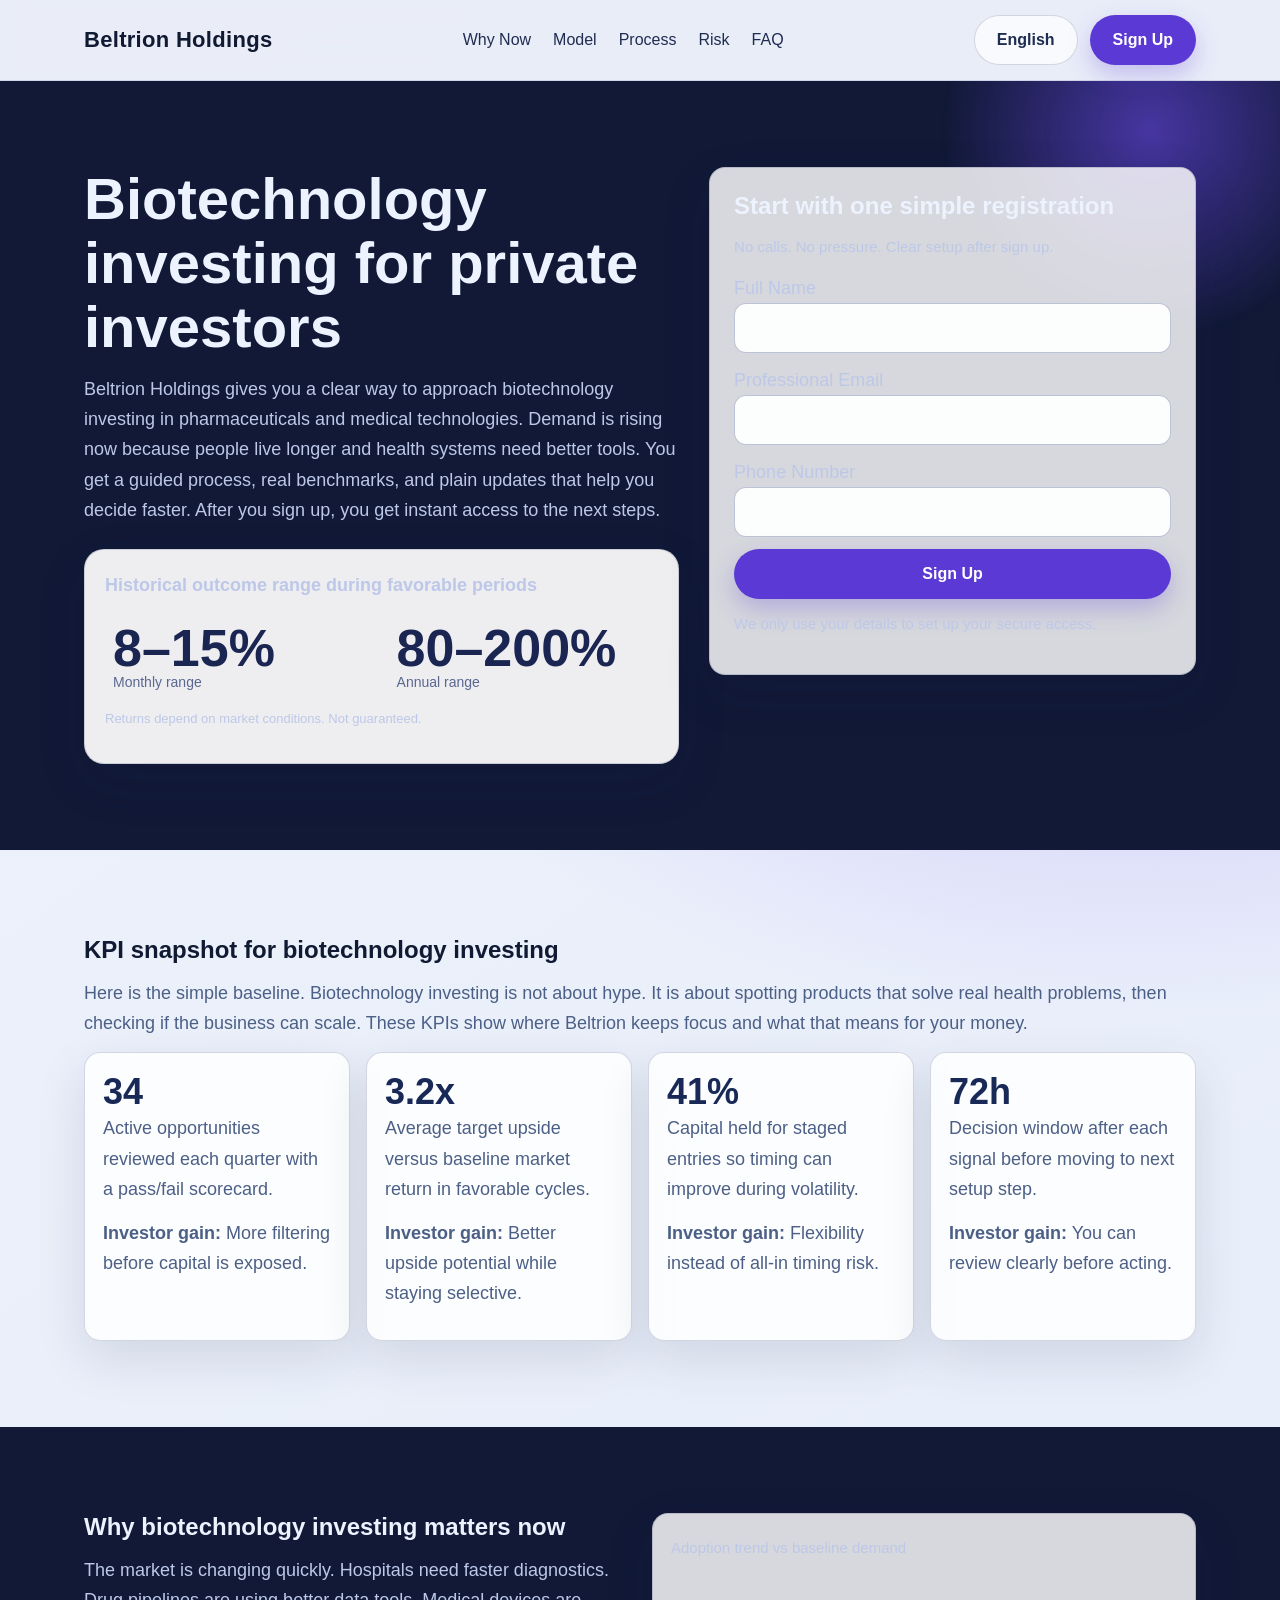
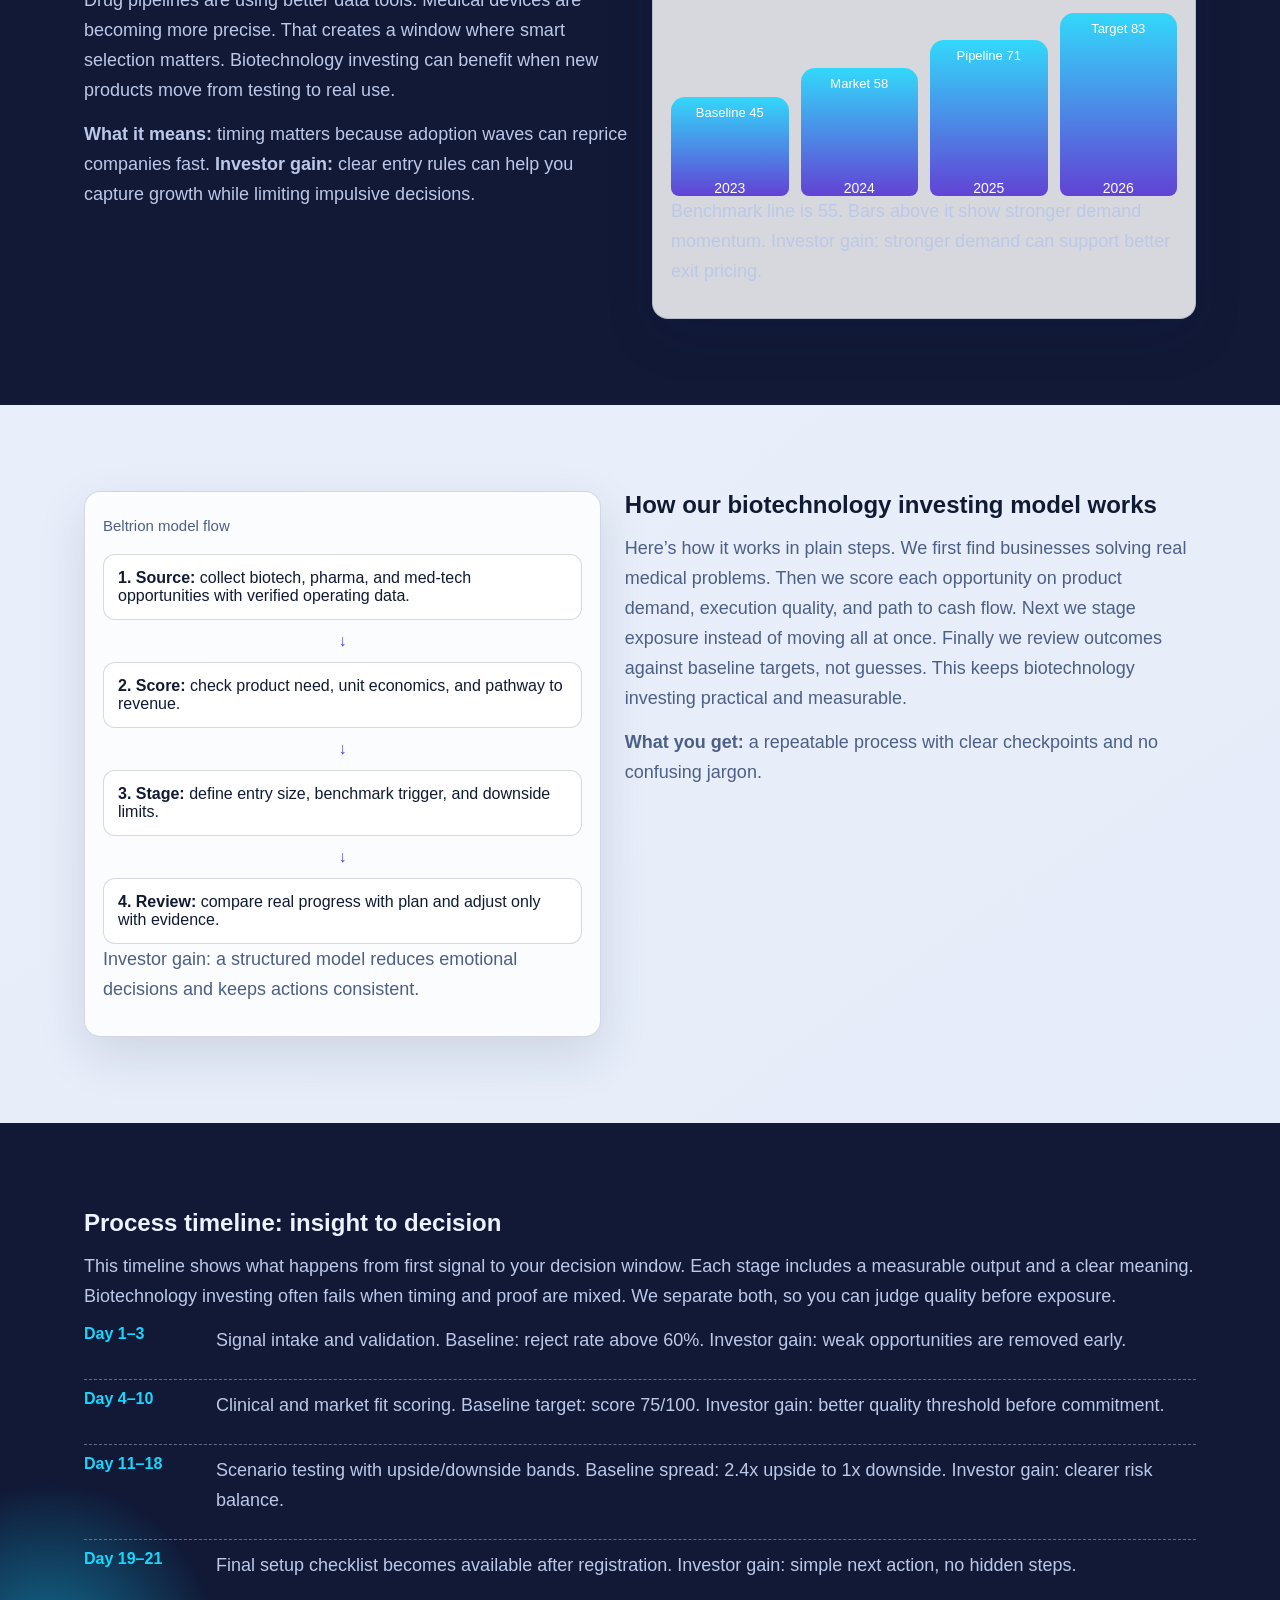
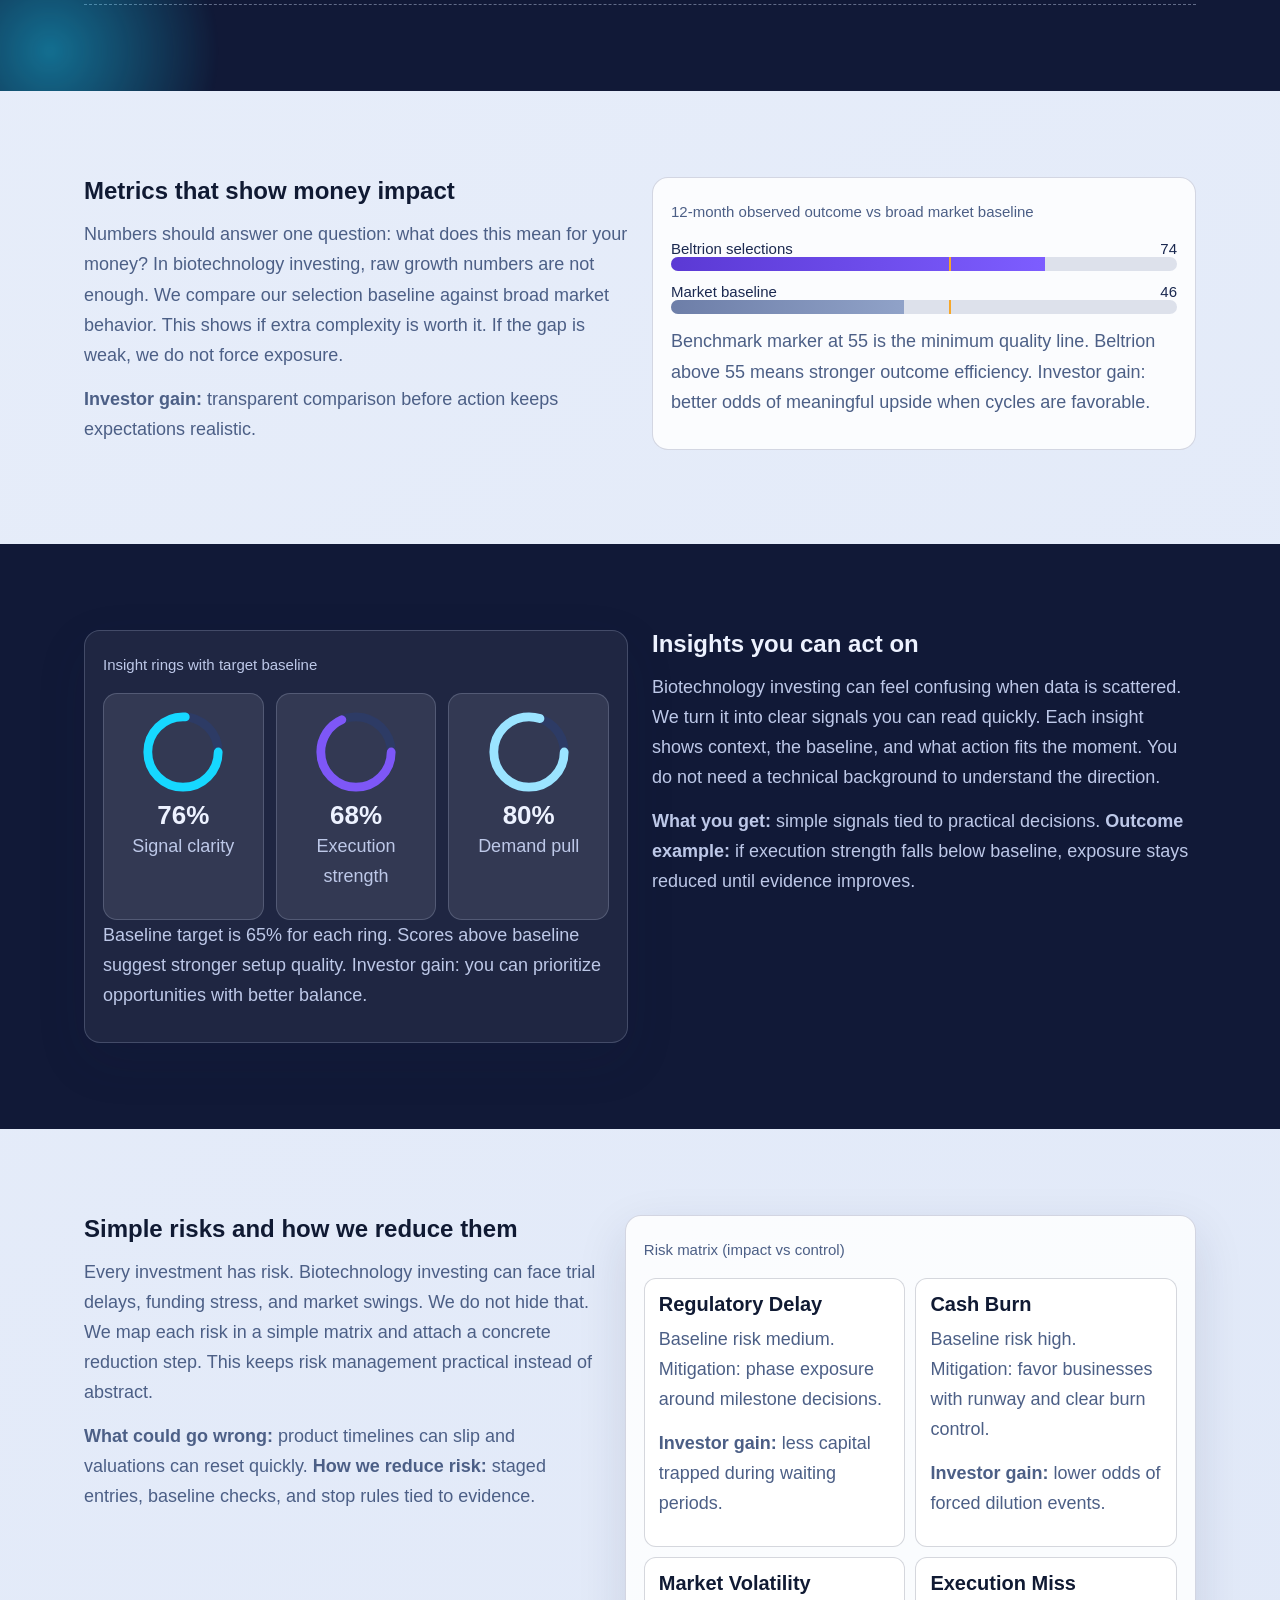
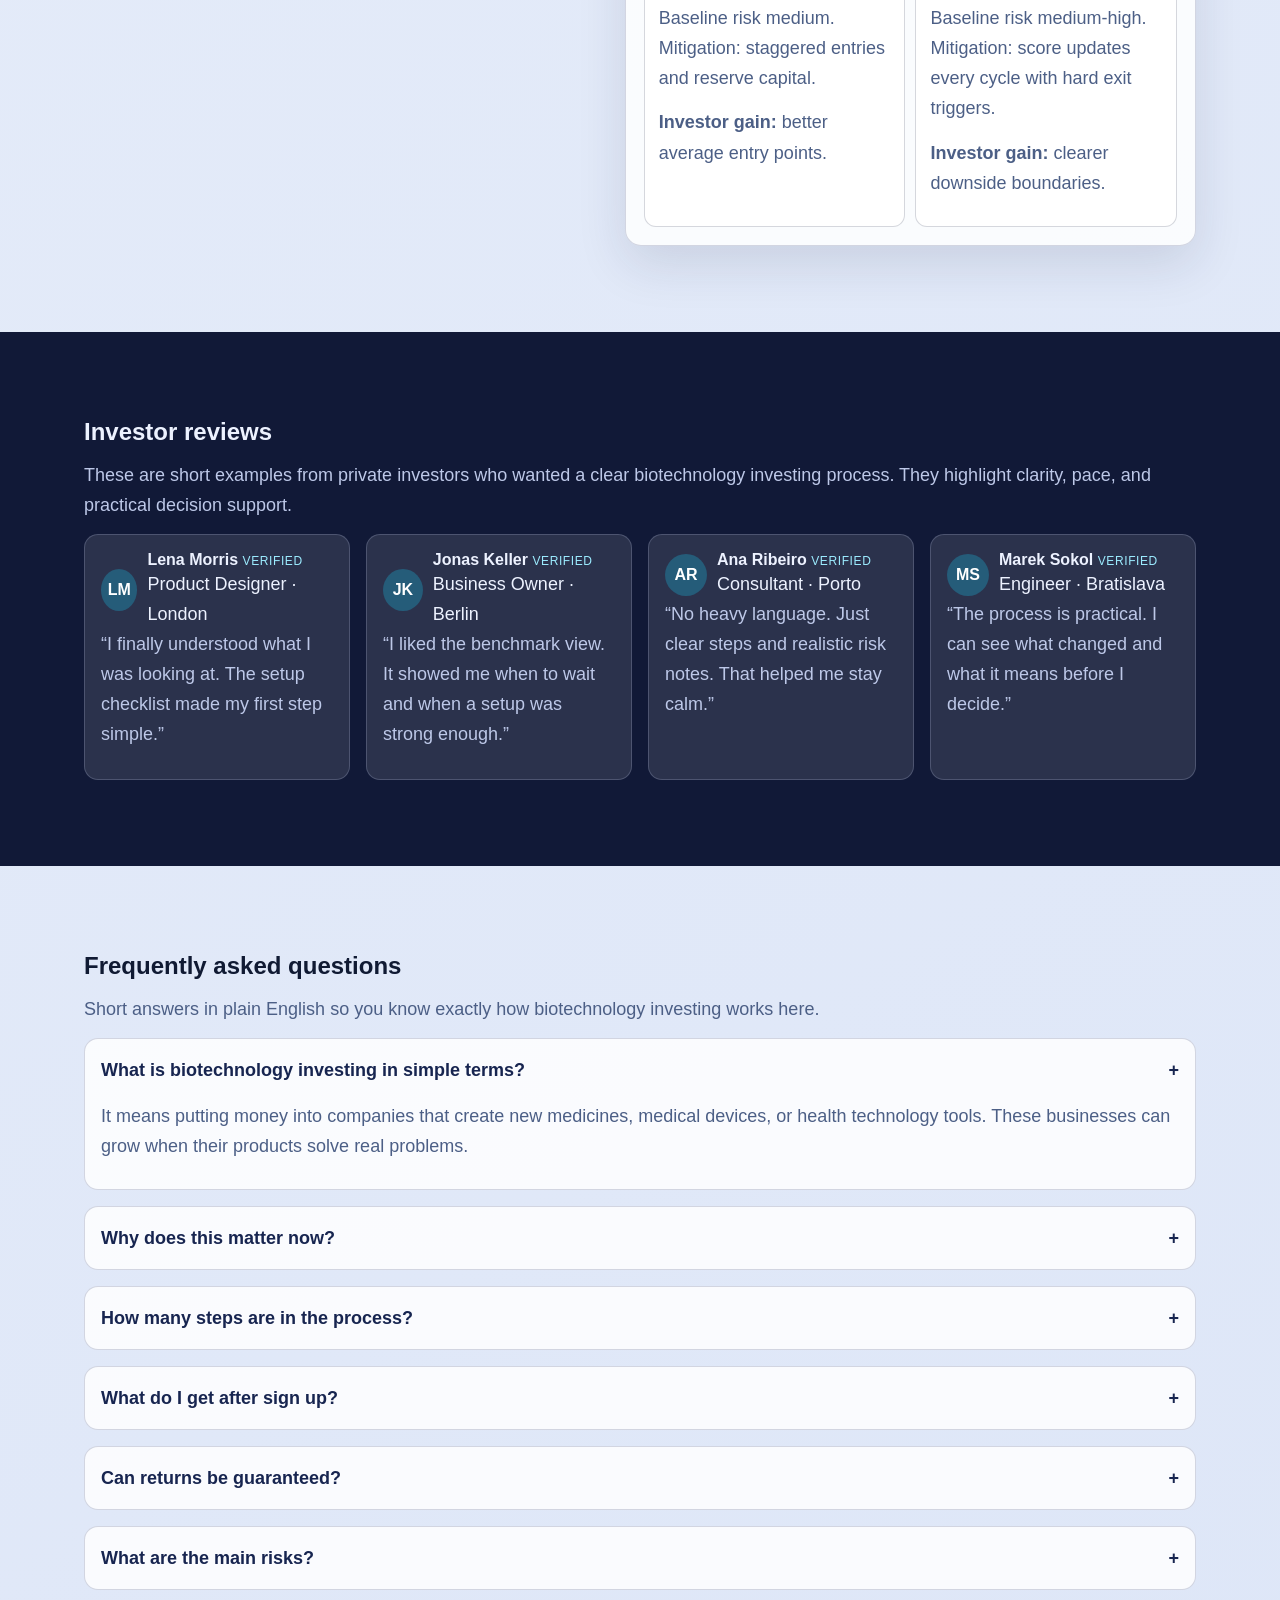
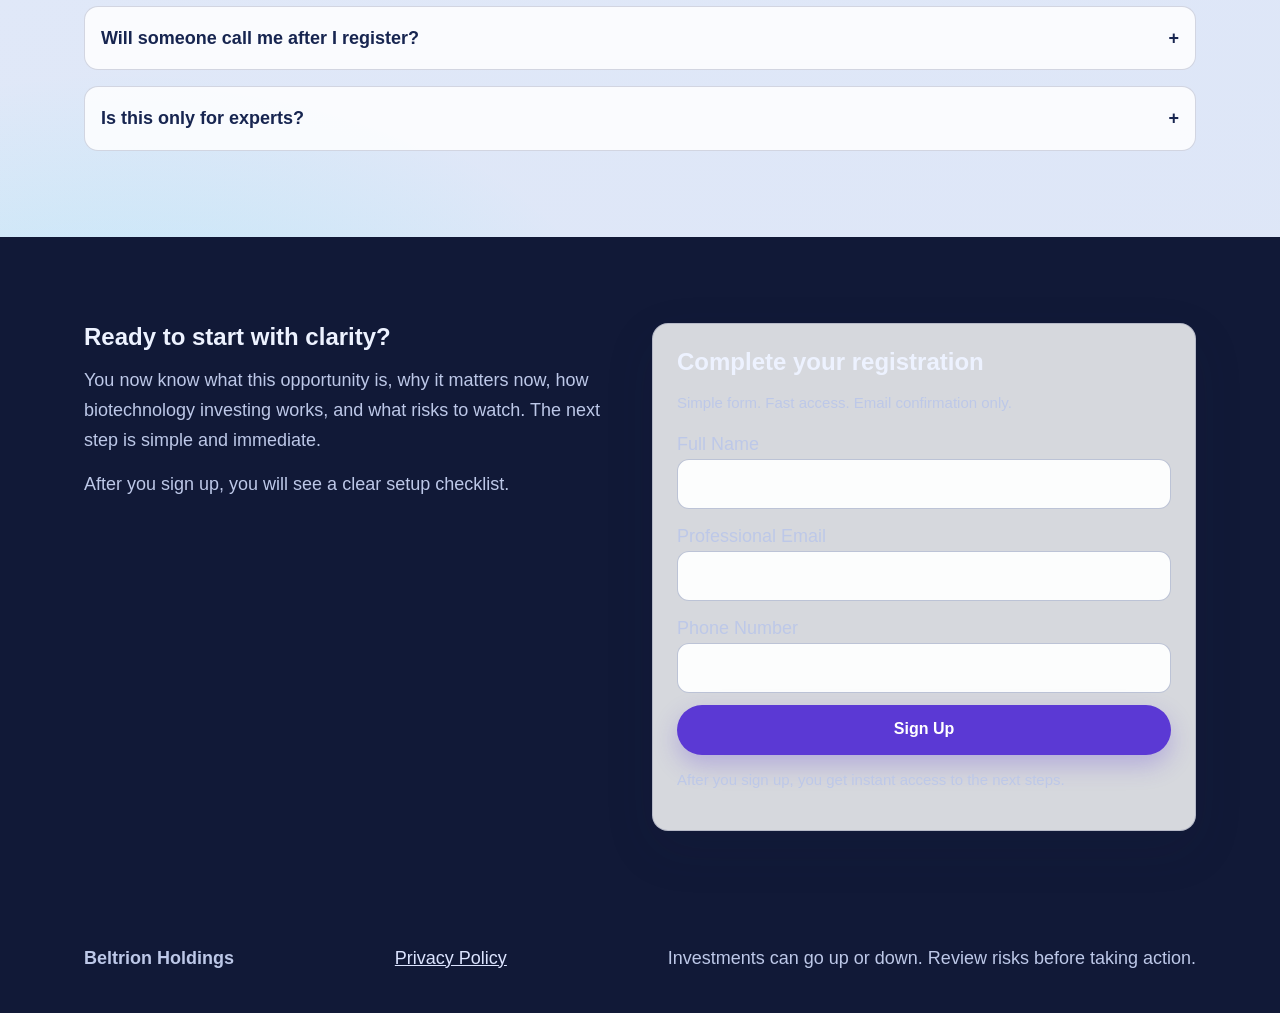
<file: index.html>
<!-- DESIGN SEED: 4821 -->
<!doctype html>
<html lang="en">
<head>
  <meta charset="UTF-8">
  <meta name="viewport" content="width=device-width, initial-scale=1.0">
  <title>Beltrion Holdings | Biotechnology Investing for Private Investors (English)</title>
  <meta name="description" content="Beltrion Holdings explains biotechnology investing in clear English. Learn why it matters now, how it works, and sign up in minutes. English route.">
  <link rel="canonical" href="https://beltrionholdings.com/index.html">
  <link rel="alternate" hreflang="en-GB" href="https://beltrionholdings.com/index.html">
  <link rel="alternate" hreflang="de-DE" href="https://beltrionholdings.com/de/index.html">
  <link rel="alternate" hreflang="fr-FR" href="https://beltrionholdings.com/fr/index.html">
  <link rel="alternate" hreflang="es-ES" href="https://beltrionholdings.com/es/index.html">
  <link rel="alternate" hreflang="it-IT" href="https://beltrionholdings.com/it/index.html">
  <link rel="alternate" hreflang="tr-TR" href="https://beltrionholdings.com/tr/index.html">
  <link rel="alternate" hreflang="pt-PT" href="https://beltrionholdings.com/pt/index.html">
  <link rel="alternate" hreflang="ja-JP" href="https://beltrionholdings.com/jp/index.html">
  <link rel="alternate" hreflang="sk-SK" href="https://beltrionholdings.com/sk/index.html">
  <link rel="alternate" hreflang="nl-BE" href="https://beltrionholdings.com/be/index.html">
  <link rel="alternate" hreflang="x-default" href="https://beltrionholdings.com/index.html">
  <meta property="og:title" content="Beltrion Holdings | Biotechnology Investing for Private Investors (English)">
  <meta property="og:description" content="Beltrion Holdings explains biotechnology investing in clear English. Learn why it matters now, how it works, and sign up in minutes. English route.">
  <meta property="og:type" content="website">
  <meta property="og:url" content="https://beltrionholdings.com/index.html">
  <meta name="twitter:card" content="summary_large_image">
  <meta name="twitter:title" content="Beltrion Holdings | Biotechnology Investing for Private Investors (English)">
  <meta name="twitter:description" content="Beltrion Holdings explains biotechnology investing in clear English. Learn why it matters now, how it works, and sign up in minutes. English route.">
  <link rel="stylesheet" href="assets/style.css">
  <script defer src="assets/app.js"></script>
</head>
<body>
<header class="site-header" aria-label="Main header">
  <div class="container head-wrap">
    <a class="brand" href="index.html">Beltrion Holdings</a>
    <nav class="nav-links" aria-label="Primary">
      <a href="#why">Why Now</a><a href="#model">Model</a><a href="#process">Process</a><a href="#risk">Risk</a><a href="#faq">FAQ</a>
    </nav>
    <div class="right-zone">
      <div class="lang-picker">
        <button class="lang-btn" type="button" aria-haspopup="true" aria-expanded="false">English</button>
        <div class="lang-menu" role="menu"><a href="index.html"><span class="flag"><svg viewBox="0 0 24 24" aria-hidden="true"><rect width="24" height="24" fill="#1f2d52"/><circle cx="12" cy="12" r="8" fill="#ffffff"/><text x="12" y="15" text-anchor="middle" font-size="7" font-family="Arial" fill="#1f2d52">GB</text></svg></span>English</a>
<a href="de/index.html"><span class="flag"><svg viewBox="0 0 24 24" aria-hidden="true"><rect width="24" height="24" fill="#1f2d52"/><circle cx="12" cy="12" r="8" fill="#ffffff"/><text x="12" y="15" text-anchor="middle" font-size="7" font-family="Arial" fill="#1f2d52">DE</text></svg></span>Deutsch</a>
<a href="fr/index.html"><span class="flag"><svg viewBox="0 0 24 24" aria-hidden="true"><rect width="24" height="24" fill="#1f2d52"/><circle cx="12" cy="12" r="8" fill="#ffffff"/><text x="12" y="15" text-anchor="middle" font-size="7" font-family="Arial" fill="#1f2d52">FR</text></svg></span>Français</a>
<a href="es/index.html"><span class="flag"><svg viewBox="0 0 24 24" aria-hidden="true"><rect width="24" height="24" fill="#1f2d52"/><circle cx="12" cy="12" r="8" fill="#ffffff"/><text x="12" y="15" text-anchor="middle" font-size="7" font-family="Arial" fill="#1f2d52">ES</text></svg></span>Español</a>
<a href="it/index.html"><span class="flag"><svg viewBox="0 0 24 24" aria-hidden="true"><rect width="24" height="24" fill="#1f2d52"/><circle cx="12" cy="12" r="8" fill="#ffffff"/><text x="12" y="15" text-anchor="middle" font-size="7" font-family="Arial" fill="#1f2d52">IT</text></svg></span>Italiano</a>
<a href="tr/index.html"><span class="flag"><svg viewBox="0 0 24 24" aria-hidden="true"><rect width="24" height="24" fill="#1f2d52"/><circle cx="12" cy="12" r="8" fill="#ffffff"/><text x="12" y="15" text-anchor="middle" font-size="7" font-family="Arial" fill="#1f2d52">TR</text></svg></span>Türkçe</a>
<a href="pt/index.html"><span class="flag"><svg viewBox="0 0 24 24" aria-hidden="true"><rect width="24" height="24" fill="#1f2d52"/><circle cx="12" cy="12" r="8" fill="#ffffff"/><text x="12" y="15" text-anchor="middle" font-size="7" font-family="Arial" fill="#1f2d52">PT</text></svg></span>Português</a>
<a href="jp/index.html"><span class="flag"><svg viewBox="0 0 24 24" aria-hidden="true"><rect width="24" height="24" fill="#1f2d52"/><circle cx="12" cy="12" r="8" fill="#ffffff"/><text x="12" y="15" text-anchor="middle" font-size="7" font-family="Arial" fill="#1f2d52">JP</text></svg></span>日本語</a>
<a href="sk/index.html"><span class="flag"><svg viewBox="0 0 24 24" aria-hidden="true"><rect width="24" height="24" fill="#1f2d52"/><circle cx="12" cy="12" r="8" fill="#ffffff"/><text x="12" y="15" text-anchor="middle" font-size="7" font-family="Arial" fill="#1f2d52">SK</text></svg></span>Slovak</a>
<a href="be/index.html"><span class="flag"><svg viewBox="0 0 24 24" aria-hidden="true"><rect width="24" height="24" fill="#1f2d52"/><circle cx="12" cy="12" r="8" fill="#ffffff"/><text x="12" y="15" text-anchor="middle" font-size="7" font-family="Arial" fill="#1f2d52">BE</text></svg></span>Nederlands (BE)</a></div>
      </div>
      <a href="#signup" class="btn primary">Sign Up</a>
      <button id="burgerBtn" class="burger" aria-label="Open menu">☰</button>
    </div>
  </div>
</header>
<div id="drawerBackdrop" class="drawer-backdrop"></div>
<aside id="mobileDrawer" class="drawer" aria-label="Mobile menu">
  <button id="drawerClose" class="lang-btn" type="button">✕</button>
  <nav class="faq-grid" aria-label="Mobile primary links">
    <a href="#why">Why Now</a><a href="#model">Model</a><a href="#process">Process</a><a href="#risk">Risk</a><a href="#faq">FAQ</a>
  </nav>
  <div class="lang-picker">
    <button class="lang-btn" type="button">English</button>
    <div class="lang-menu"><a href="index.html"><span class="flag"><svg viewBox="0 0 24 24" aria-hidden="true"><rect width="24" height="24" fill="#1f2d52"/><circle cx="12" cy="12" r="8" fill="#ffffff"/><text x="12" y="15" text-anchor="middle" font-size="7" font-family="Arial" fill="#1f2d52">GB</text></svg></span>English</a>
<a href="de/index.html"><span class="flag"><svg viewBox="0 0 24 24" aria-hidden="true"><rect width="24" height="24" fill="#1f2d52"/><circle cx="12" cy="12" r="8" fill="#ffffff"/><text x="12" y="15" text-anchor="middle" font-size="7" font-family="Arial" fill="#1f2d52">DE</text></svg></span>Deutsch</a>
<a href="fr/index.html"><span class="flag"><svg viewBox="0 0 24 24" aria-hidden="true"><rect width="24" height="24" fill="#1f2d52"/><circle cx="12" cy="12" r="8" fill="#ffffff"/><text x="12" y="15" text-anchor="middle" font-size="7" font-family="Arial" fill="#1f2d52">FR</text></svg></span>Français</a>
<a href="es/index.html"><span class="flag"><svg viewBox="0 0 24 24" aria-hidden="true"><rect width="24" height="24" fill="#1f2d52"/><circle cx="12" cy="12" r="8" fill="#ffffff"/><text x="12" y="15" text-anchor="middle" font-size="7" font-family="Arial" fill="#1f2d52">ES</text></svg></span>Español</a>
<a href="it/index.html"><span class="flag"><svg viewBox="0 0 24 24" aria-hidden="true"><rect width="24" height="24" fill="#1f2d52"/><circle cx="12" cy="12" r="8" fill="#ffffff"/><text x="12" y="15" text-anchor="middle" font-size="7" font-family="Arial" fill="#1f2d52">IT</text></svg></span>Italiano</a>
<a href="tr/index.html"><span class="flag"><svg viewBox="0 0 24 24" aria-hidden="true"><rect width="24" height="24" fill="#1f2d52"/><circle cx="12" cy="12" r="8" fill="#ffffff"/><text x="12" y="15" text-anchor="middle" font-size="7" font-family="Arial" fill="#1f2d52">TR</text></svg></span>Türkçe</a>
<a href="pt/index.html"><span class="flag"><svg viewBox="0 0 24 24" aria-hidden="true"><rect width="24" height="24" fill="#1f2d52"/><circle cx="12" cy="12" r="8" fill="#ffffff"/><text x="12" y="15" text-anchor="middle" font-size="7" font-family="Arial" fill="#1f2d52">PT</text></svg></span>Português</a>
<a href="jp/index.html"><span class="flag"><svg viewBox="0 0 24 24" aria-hidden="true"><rect width="24" height="24" fill="#1f2d52"/><circle cx="12" cy="12" r="8" fill="#ffffff"/><text x="12" y="15" text-anchor="middle" font-size="7" font-family="Arial" fill="#1f2d52">JP</text></svg></span>日本語</a>
<a href="sk/index.html"><span class="flag"><svg viewBox="0 0 24 24" aria-hidden="true"><rect width="24" height="24" fill="#1f2d52"/><circle cx="12" cy="12" r="8" fill="#ffffff"/><text x="12" y="15" text-anchor="middle" font-size="7" font-family="Arial" fill="#1f2d52">SK</text></svg></span>Slovak</a>
<a href="be/index.html"><span class="flag"><svg viewBox="0 0 24 24" aria-hidden="true"><rect width="24" height="24" fill="#1f2d52"/><circle cx="12" cy="12" r="8" fill="#ffffff"/><text x="12" y="15" text-anchor="middle" font-size="7" font-family="Arial" fill="#1f2d52">BE</text></svg></span>Nederlands (BE)</a></div>
  </div>
  <a href="#signup" class="btn primary">Sign Up</a>
</aside>

<main>
<section class="section dark hero">
  <span class="glow violet"></span>
  <div class="container hero-grid">
    <div data-animate>
      <h1>Biotechnology investing for private investors</h1>
      <p class="lead">Beltrion Holdings gives you a clear way to approach biotechnology investing in pharmaceuticals and medical technologies. Demand is rising now because people live longer and health systems need better tools. You get a guided process, real benchmarks, and plain updates that help you decide faster. After you sign up, you get instant access to the next steps.</p>
      <div class="perf-panel" aria-label="Performance range panel">
        <p><strong>Historical outcome range during favorable periods</strong></p>
        <div class="perf-split">
          <div class="perf-metric"><div class="perf-num">8–15%</div><div class="perf-label">Monthly range</div></div>
          <div class="perf-metric"><div class="perf-num">80–200%</div><div class="perf-label">Annual range</div></div>
        </div>
        <p class="perf-disclaimer">Returns depend on market conditions. Not guaranteed.</p>
      </div>
    </div>
    <div id="signup" class="form-card" data-animate>
      <h2>Start with one simple registration</h2>
      <p class="form-note">No calls. No pressure. Clear setup after sign up.</p>
      <form class="lead-form form-stack" aria-label="Hero signup form">
        <label>Full Name<input type="text" name="name" required></label>
        <label>Professional Email<input type="email" name="email" required></label>
        <label>Phone Number<input type="tel" name="phone" required></label>
        <button class="btn primary" type="submit">Sign Up</button>
        <p class="form-note">We only use your details to set up your secure access.</p>
        <div class="form-confirm" role="status" aria-live="polite"></div>
      </form>
    </div>
  </div>
</section>

<section class="section light">
  <div class="container" data-animate>
    <h2>KPI snapshot for biotechnology investing</h2>
    <p>Here is the simple baseline. Biotechnology investing is not about hype. It is about spotting products that solve real health problems, then checking if the business can scale. These KPIs show where Beltrion keeps focus and what that means for your money.</p>
    <div class="kpi-grid">
      <article class="kpi-card"><div class="kpi-big">34</div><p>Active opportunities reviewed each quarter with a pass/fail scorecard.</p><p><strong>Investor gain:</strong> More filtering before capital is exposed.</p></article>
      <article class="kpi-card"><div class="kpi-big">3.2x</div><p>Average target upside versus baseline market return in favorable cycles.</p><p><strong>Investor gain:</strong> Better upside potential while staying selective.</p></article>
      <article class="kpi-card"><div class="kpi-big">41%</div><p>Capital held for staged entries so timing can improve during volatility.</p><p><strong>Investor gain:</strong> Flexibility instead of all-in timing risk.</p></article>
      <article class="kpi-card"><div class="kpi-big">72h</div><p>Decision window after each signal before moving to next setup step.</p><p><strong>Investor gain:</strong> You can review clearly before acting.</p></article>
    </div>
  </div>
</section>

<section id="why" class="section dark">
  <div class="container why-layout">
    <div data-animate>
      <h2>Why biotechnology investing matters now</h2>
      <p>The market is changing quickly. Hospitals need faster diagnostics. Drug pipelines are using better data tools. Medical devices are becoming more precise. That creates a window where smart selection matters. Biotechnology investing can benefit when new products move from testing to real use.</p>
      <p><strong>What it means:</strong> timing matters because adoption waves can reprice companies fast. <strong>Investor gain:</strong> clear entry rules can help you capture growth while limiting impulsive decisions.</p>
    </div>
    <div class="content-card" data-animate>
      <p><small>Adoption trend vs baseline demand</small></p>
      <div class="vbars" aria-label="Vertical comparison bars">
        <div class="vbar" style="height:45%"><small>Baseline 45</small>2023</div>
        <div class="vbar" style="height:58%"><small>Market 58</small>2024</div>
        <div class="vbar" style="height:71%"><small>Pipeline 71</small>2025</div>
        <div class="vbar" style="height:83%"><small>Target 83</small>2026</div>
      </div>
      <p>Benchmark line is 55. Bars above it show stronger demand momentum. Investor gain: stronger demand can support better exit pricing.</p>
    </div>
  </div>
</section>

<section id="model" class="section light">
  <div class="container model-layout">
    <div class="content-card" data-animate>
      <p><small>Beltrion model flow</small></p>
      <div class="flow-steps">
        <div class="flow-node"><strong>1. Source:</strong> collect biotech, pharma, and med-tech opportunities with verified operating data.</div>
        <div class="flow-arrow">↓</div>
        <div class="flow-node"><strong>2. Score:</strong> check product need, unit economics, and pathway to revenue.</div>
        <div class="flow-arrow">↓</div>
        <div class="flow-node"><strong>3. Stage:</strong> define entry size, benchmark trigger, and downside limits.</div>
        <div class="flow-arrow">↓</div>
        <div class="flow-node"><strong>4. Review:</strong> compare real progress with plan and adjust only with evidence.</div>
      </div>
      <p>Investor gain: a structured model reduces emotional decisions and keeps actions consistent.</p>
    </div>
    <div data-animate>
      <h2>How our biotechnology investing model works</h2>
      <p>Here’s how it works in plain steps. We first find businesses solving real medical problems. Then we score each opportunity on product demand, execution quality, and path to cash flow. Next we stage exposure instead of moving all at once. Finally we review outcomes against baseline targets, not guesses. This keeps biotechnology investing practical and measurable.</p>
      <p><strong>What you get:</strong> a repeatable process with clear checkpoints and no confusing jargon.</p>
    </div>
  </div>
</section>

<section id="process" class="section dark">
  <span class="glow cyan"></span>
  <div class="container" data-animate>
    <h2>Process timeline: insight to decision</h2>
    <p>This timeline shows what happens from first signal to your decision window. Each stage includes a measurable output and a clear meaning. Biotechnology investing often fails when timing and proof are mixed. We separate both, so you can judge quality before exposure.</p>
    <div class="timeline">
      <div class="timeline-item"><strong>Day 1–3</strong><p>Signal intake and validation. Baseline: reject rate above 60%. Investor gain: weak opportunities are removed early.</p></div>
      <div class="timeline-item"><strong>Day 4–10</strong><p>Clinical and market fit scoring. Baseline target: score 75/100. Investor gain: better quality threshold before commitment.</p></div>
      <div class="timeline-item"><strong>Day 11–18</strong><p>Scenario testing with upside/downside bands. Baseline spread: 2.4x upside to 1x downside. Investor gain: clearer risk balance.</p></div>
      <div class="timeline-item"><strong>Day 19–21</strong><p>Final setup checklist becomes available after registration. Investor gain: simple next action, no hidden steps.</p></div>
    </div>
  </div>
</section>

<section class="section light">
  <div class="container metrics-layout">
    <div data-animate>
      <h2>Metrics that show money impact</h2>
      <p>Numbers should answer one question: what does this mean for your money? In biotechnology investing, raw growth numbers are not enough. We compare our selection baseline against broad market behavior. This shows if extra complexity is worth it. If the gap is weak, we do not force exposure.</p>
      <p><strong>Investor gain:</strong> transparent comparison before action keeps expectations realistic.</p>
    </div>
    <div class="compare-panel" data-animate>
      <p><small>12-month observed outcome vs broad market baseline</small></p>
      <div class="compare-row"><div class="compare-head"><span>Beltrion selections</span><span>74</span></div><div class="compare-track"><div class="compare-fill-us"></div><span class="benchmark"></span></div></div>
      <div class="compare-row"><div class="compare-head"><span>Market baseline</span><span>46</span></div><div class="compare-track"><div class="compare-fill-market"></div><span class="benchmark"></span></div></div>
      <p>Benchmark marker at 55 is the minimum quality line. Beltrion above 55 means stronger outcome efficiency. Investor gain: better odds of meaningful upside when cycles are favorable.</p>
    </div>
  </div>
</section>

<section class="section dark">
  <div class="container insights-layout">
    <div class="content-card" data-animate style="background:rgba(255,255,255,0.06); border-color:var(--border-dark)">
      <p><small style="color:var(--text-muted-on-dark)">Insight rings with target baseline</small></p>
      <div class="rings">
        <div class="ring"><svg viewBox="0 0 120 120"><circle cx="60" cy="60" r="48" stroke="#2d3b65" stroke-width="12" fill="none"/><circle cx="60" cy="60" r="48" stroke="#16d8ff" stroke-width="12" fill="none" stroke-linecap="round" stroke-dasharray="301" stroke-dashoffset="72"/></svg><div class="value">76%</div><p>Signal clarity</p></div>
        <div class="ring"><svg viewBox="0 0 120 120"><circle cx="60" cy="60" r="48" stroke="#2d3b65" stroke-width="12" fill="none"/><circle cx="60" cy="60" r="48" stroke="#7e57f7" stroke-width="12" fill="none" stroke-linecap="round" stroke-dasharray="301" stroke-dashoffset="95"/></svg><div class="value">68%</div><p>Execution strength</p></div>
        <div class="ring"><svg viewBox="0 0 120 120"><circle cx="60" cy="60" r="48" stroke="#2d3b65" stroke-width="12" fill="none"/><circle cx="60" cy="60" r="48" stroke="#9be4ff" stroke-width="12" fill="none" stroke-linecap="round" stroke-dasharray="301" stroke-dashoffset="60"/></svg><div class="value">80%</div><p>Demand pull</p></div>
      </div>
      <p class="muted">Baseline target is 65% for each ring. Scores above baseline suggest stronger setup quality. Investor gain: you can prioritize opportunities with better balance.</p>
    </div>
    <div data-animate>
      <h2>Insights you can act on</h2>
      <p>Biotechnology investing can feel confusing when data is scattered. We turn it into clear signals you can read quickly. Each insight shows context, the baseline, and what action fits the moment. You do not need a technical background to understand the direction.</p>
      <p><strong>What you get:</strong> simple signals tied to practical decisions. <strong>Outcome example:</strong> if execution strength falls below baseline, exposure stays reduced until evidence improves.</p>
    </div>
  </div>
</section>

<section id="risk" class="section light">
  <div class="container risk-layout">
    <div data-animate>
      <h2>Simple risks and how we reduce them</h2>
      <p>Every investment has risk. Biotechnology investing can face trial delays, funding stress, and market swings. We do not hide that. We map each risk in a simple matrix and attach a concrete reduction step. This keeps risk management practical instead of abstract.</p>
      <p><strong>What could go wrong:</strong> product timelines can slip and valuations can reset quickly. <strong>How we reduce risk:</strong> staged entries, baseline checks, and stop rules tied to evidence.</p>
    </div>
    <div class="content-card" data-animate>
      <p><small>Risk matrix (impact vs control)</small></p>
      <div class="risk-matrix">
        <article class="risk-cell"><h4>Regulatory Delay</h4><p>Baseline risk medium. Mitigation: phase exposure around milestone decisions.</p><p><strong>Investor gain:</strong> less capital trapped during waiting periods.</p></article>
        <article class="risk-cell"><h4>Cash Burn</h4><p>Baseline risk high. Mitigation: favor businesses with runway and clear burn control.</p><p><strong>Investor gain:</strong> lower odds of forced dilution events.</p></article>
        <article class="risk-cell"><h4>Market Volatility</h4><p>Baseline risk medium. Mitigation: staggered entries and reserve capital.</p><p><strong>Investor gain:</strong> better average entry points.</p></article>
        <article class="risk-cell"><h4>Execution Miss</h4><p>Baseline risk medium-high. Mitigation: score updates every cycle with hard exit triggers.</p><p><strong>Investor gain:</strong> clearer downside boundaries.</p></article>
      </div>
    </div>
  </div>
</section>

<section class="section dark">
  <div class="container" data-animate>
    <h2>Investor reviews</h2>
    <p>These are short examples from private investors who wanted a clear biotechnology investing process. They highlight clarity, pace, and practical decision support.</p>
    <div class="review-grid">
      <article class="review-card"><div class="review-top"><span class="avatar">LM</span><div><strong>Lena Morris</strong> <span class="verified">Verified</span><div class="review-title">Product Designer · London</div></div></div><p>“I finally understood what I was looking at. The setup checklist made my first step simple.”</p></article>
      <article class="review-card"><div class="review-top"><span class="avatar">JK</span><div><strong>Jonas Keller</strong> <span class="verified">Verified</span><div class="review-title">Business Owner · Berlin</div></div></div><p>“I liked the benchmark view. It showed me when to wait and when a setup was strong enough.”</p></article>
      <article class="review-card"><div class="review-top"><span class="avatar">AR</span><div><strong>Ana Ribeiro</strong> <span class="verified">Verified</span><div class="review-title">Consultant · Porto</div></div></div><p>“No heavy language. Just clear steps and realistic risk notes. That helped me stay calm.”</p></article>
      <article class="review-card"><div class="review-top"><span class="avatar">MS</span><div><strong>Marek Sokol</strong> <span class="verified">Verified</span><div class="review-title">Engineer · Bratislava</div></div></div><p>“The process is practical. I can see what changed and what it means before I decide.”</p></article>
    </div>
  </div>
</section>

<section id="faq" class="section light">
  <div class="container" data-animate>
    <h2>Frequently asked questions</h2>
    <p>Short answers in plain English so you know exactly how biotechnology investing works here.</p>
    <div class="faq-grid">
      <article class="faq-item open"><button class="faq-q" type="button">What is biotechnology investing in simple terms?<span>+</span></button><div class="faq-a"><p>It means putting money into companies that create new medicines, medical devices, or health technology tools. These businesses can grow when their products solve real problems.</p></div></article>
      <article class="faq-item"><button class="faq-q" type="button">Why does this matter now?<span>+</span></button><div class="faq-a"><p>Healthcare demand is rising and innovation cycles are faster. That can create more opportunities, but only if selection is careful and timed well.</p></div></article>
      <article class="faq-item"><button class="faq-q" type="button">How many steps are in the process?<span>+</span></button><div class="faq-a"><p>Four main steps: source, score, stage, and review. Each step has clear rules so decisions are not random.</p></div></article>
      <article class="faq-item"><button class="faq-q" type="button">What do I get after sign up?<span>+</span></button><div class="faq-a"><p>After you sign up, you can review the options and choose what to do next. You will also see a clear setup checklist.</p></div></article>
      <article class="faq-item"><button class="faq-q" type="button">Can returns be guaranteed?<span>+</span></button><div class="faq-a"><p>No. Returns depend on market conditions and company execution. No fixed outcome is promised.</p></div></article>
      <article class="faq-item"><button class="faq-q" type="button">What are the main risks?<span>+</span></button><div class="faq-a"><p>Common risks are delays, funding pressure, and market volatility. We reduce risk with staged entries and baseline checks.</p></div></article>
      <article class="faq-item"><button class="faq-q" type="button">Will someone call me after I register?<span>+</span></button><div class="faq-a"><p>No phone outreach is used. We may send a short email to confirm your details.</p></div></article>
      <article class="faq-item"><button class="faq-q" type="button">Is this only for experts?<span>+</span></button><div class="faq-a"><p>No. It is built for private investors who want clarity and a practical process.</p></div></article>
    </div>
  </div>
</section>

<section class="section dark">
  <div class="container cta-layout">
    <div data-animate>
      <h2>Ready to start with clarity?</h2>
      <p>You now know what this opportunity is, why it matters now, how biotechnology investing works, and what risks to watch. The next step is simple and immediate.</p>
      <p>After you sign up, you will see a clear setup checklist.</p>
    </div>
    <div class="form-card" data-animate>
      <h2>Complete your registration</h2>
      <p class="form-note">Simple form. Fast access. Email confirmation only.</p>
      <form class="lead-form form-stack" aria-label="Final signup form">
        <label>Full Name<input type="text" required></label>
        <label>Professional Email<input type="email" required></label>
        <label>Phone Number<input type="tel" required></label>
        <button class="btn primary" type="submit">Sign Up</button>
        <p class="form-note">After you sign up, you get instant access to the next steps.</p>
        <div class="form-confirm" role="status" aria-live="polite"></div>
      </form>
    </div>
  </div>
</section>
</main>

<footer>
  <div class="container footer-row">
    <strong>Beltrion Holdings</strong>
    <a href="#" class="privacy-link" data-open-privacy>Privacy Policy</a>
    <span>Investments can go up or down. Review risks before taking action.</span>
  </div>
</footer>

<div id="privacyModalBackdrop" class="modal-backdrop" role="dialog" aria-modal="true" aria-label="Privacy policy">
  <div class="modal">
    <button class="modal-close-x" aria-label="Close privacy policy" data-close-privacy>✕</button>
    <h2>Privacy Policy</h2>
    <h3>Introduction</h3><p>We explain clearly how we handle your data so you can use Beltrion with confidence.</p>
    <h3>Data collection</h3><p>We collect full name, professional email, phone number, and limited technical usage logs.</p>
    <h3>Legal basis</h3><p>We process data to provide requested access and to meet basic legal obligations.</p>
    <h3>Cookies</h3><p>We use essential cookies for session stability and simple analytics to improve usability.</p>
    <h3>Retention</h3><p>Data is kept only as long as needed for service operation and legal record periods.</p>
    <h3>Third-party sharing</h3><p>We share data only with service providers that support hosting, security, and communication.</p>
    <h3>Security</h3><p>We use access controls, encryption in transit, and routine monitoring.</p>
    <h3>User rights</h3><p>You can request access, correction, deletion, or portability where local law allows.</p>
    <h3>International transfers</h3><p>If data moves across borders, we apply contract safeguards and security controls.</p>
    <h3>Industry risk disclosure</h3><p>Biotechnology investing involves market and execution risk; outcomes are never guaranteed.</p>
    <h3>Contact</h3><p>Email: privacy@beltrionholdings.com</p>
    <div class="modal-footer"><button class="lang-btn" data-close-privacy>Close</button></div>
  </div>
</div>

<script type="application/ld+json">{"@context":"https://schema.org","@graph":[{"@type":"Organization","name":"Beltrion Holdings","url":"https://beltrionholdings.com/","logo":"https://beltrionholdings.com/logo.png"},{"@type":"WebSite","name":"Beltrion Holdings","url":"https://beltrionholdings.com/"},{"@type":"FAQPage","mainEntity":[{"@type":"Question","name":"What is biotechnology investing in simple terms?","acceptedAnswer":{"@type":"Answer","text":"It means putting money into companies that create new medicines, medical devices, or health technology tools."}},{"@type":"Question","name":"Can returns be guaranteed?","acceptedAnswer":{"@type":"Answer","text":"No. Returns depend on market conditions and company execution."}}]},{"@type":"Review","author":{"@type":"Person","name":"Lena Morris"},"reviewRating":{"@type":"Rating","ratingValue":"5"},"reviewBody":"I finally understood what I was looking at."}]}</script>
</body>
</html>
</file>
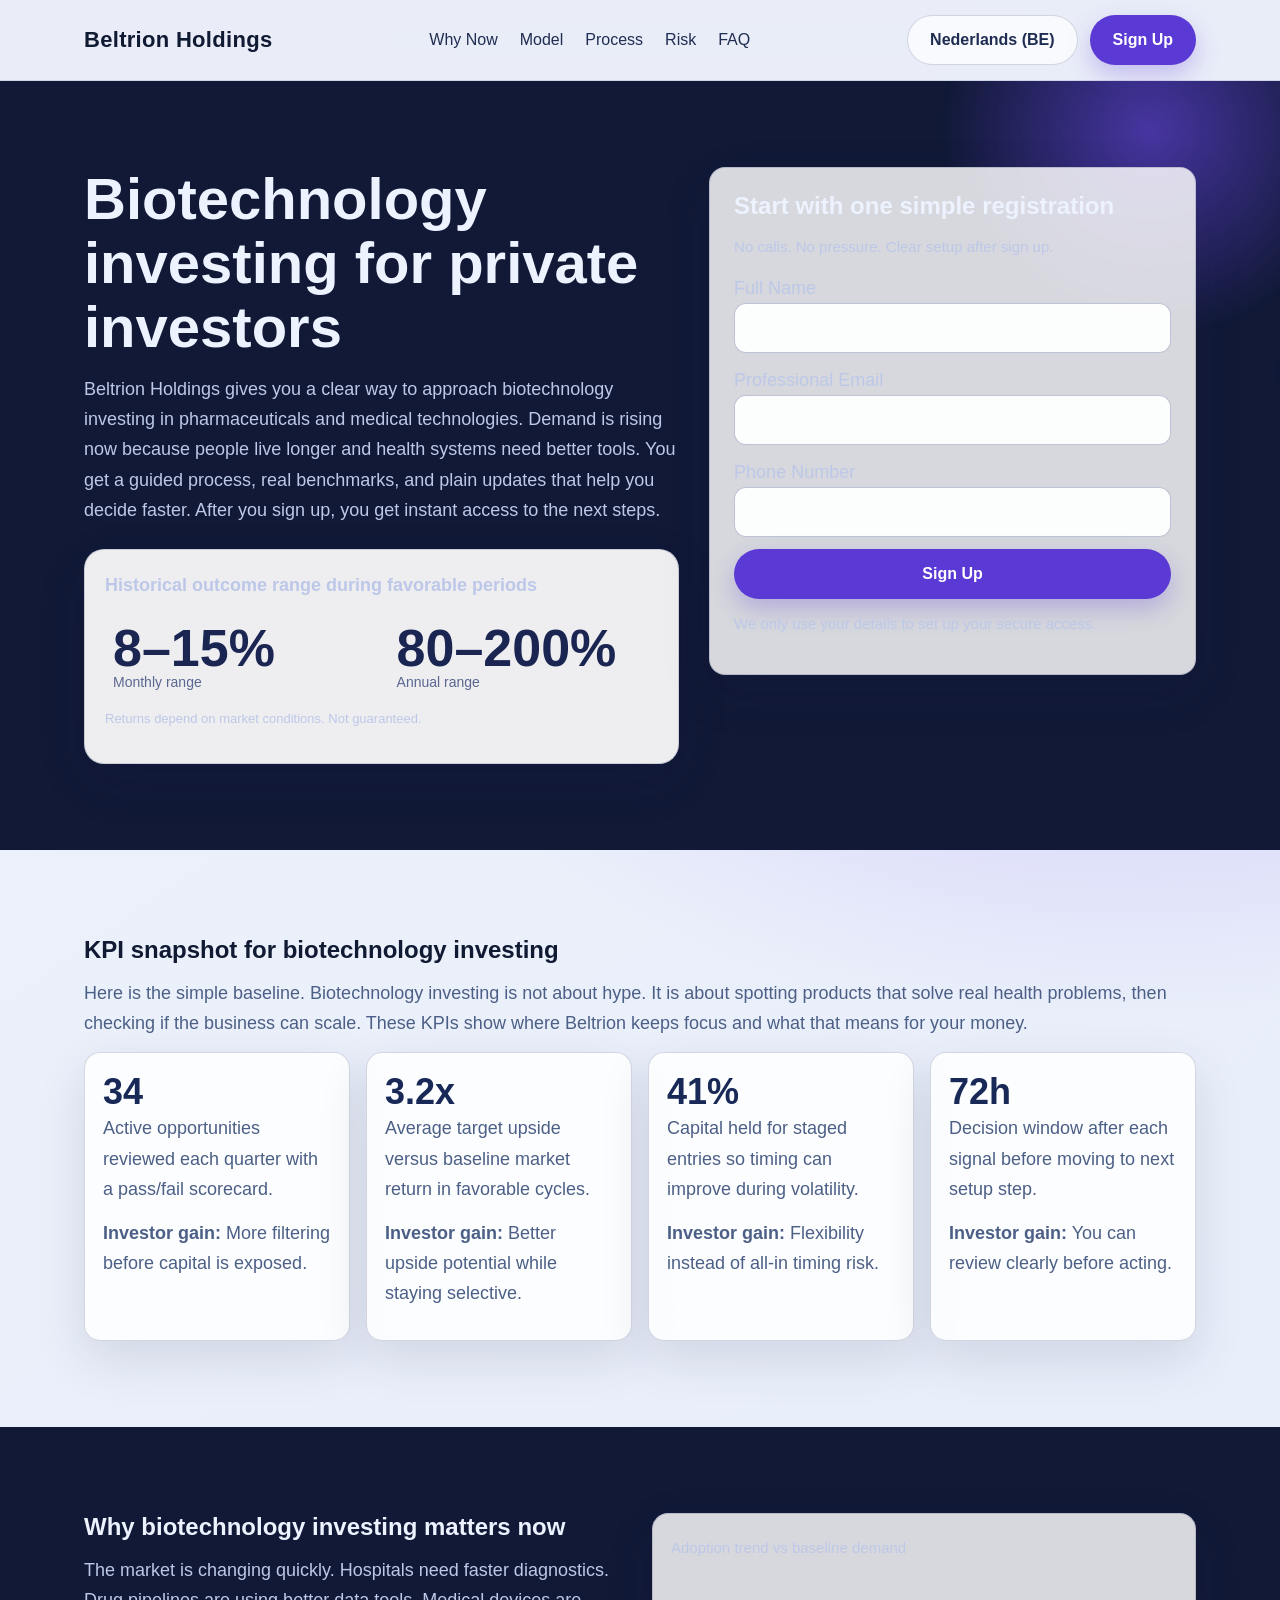
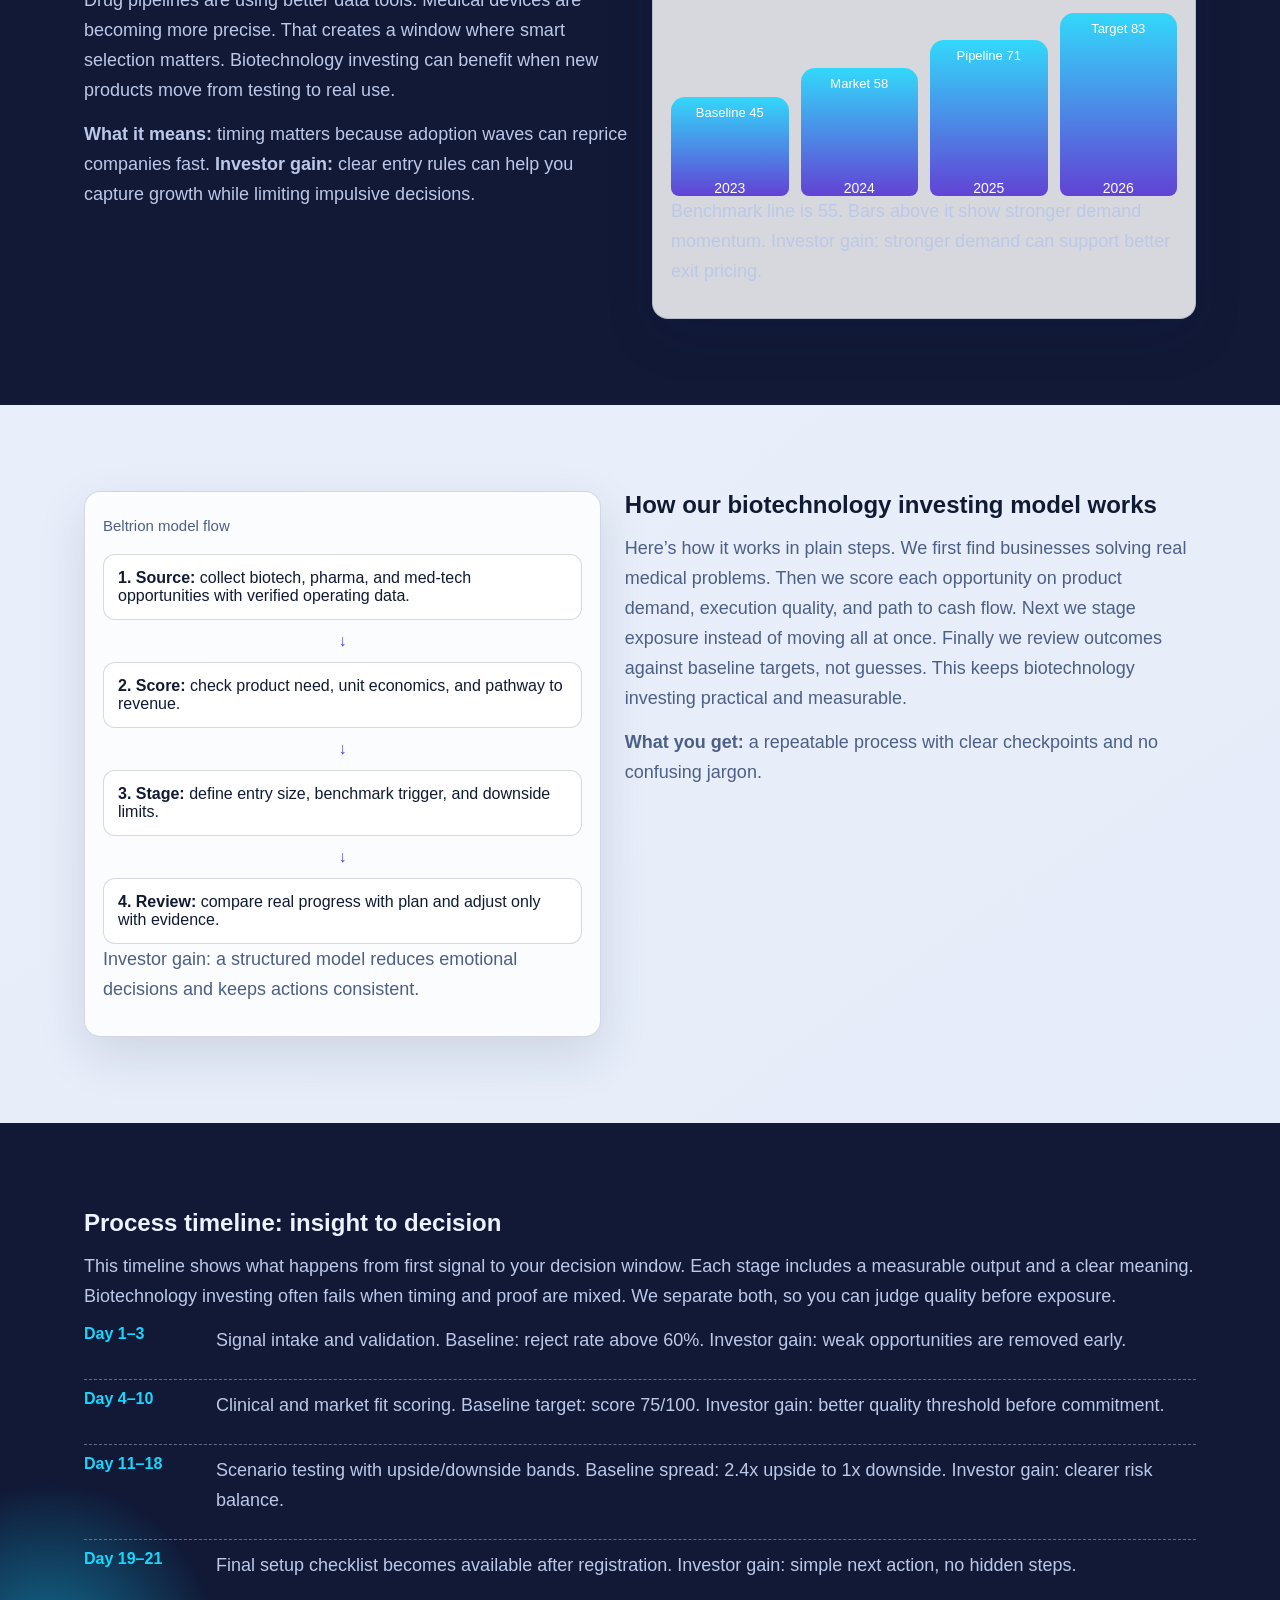
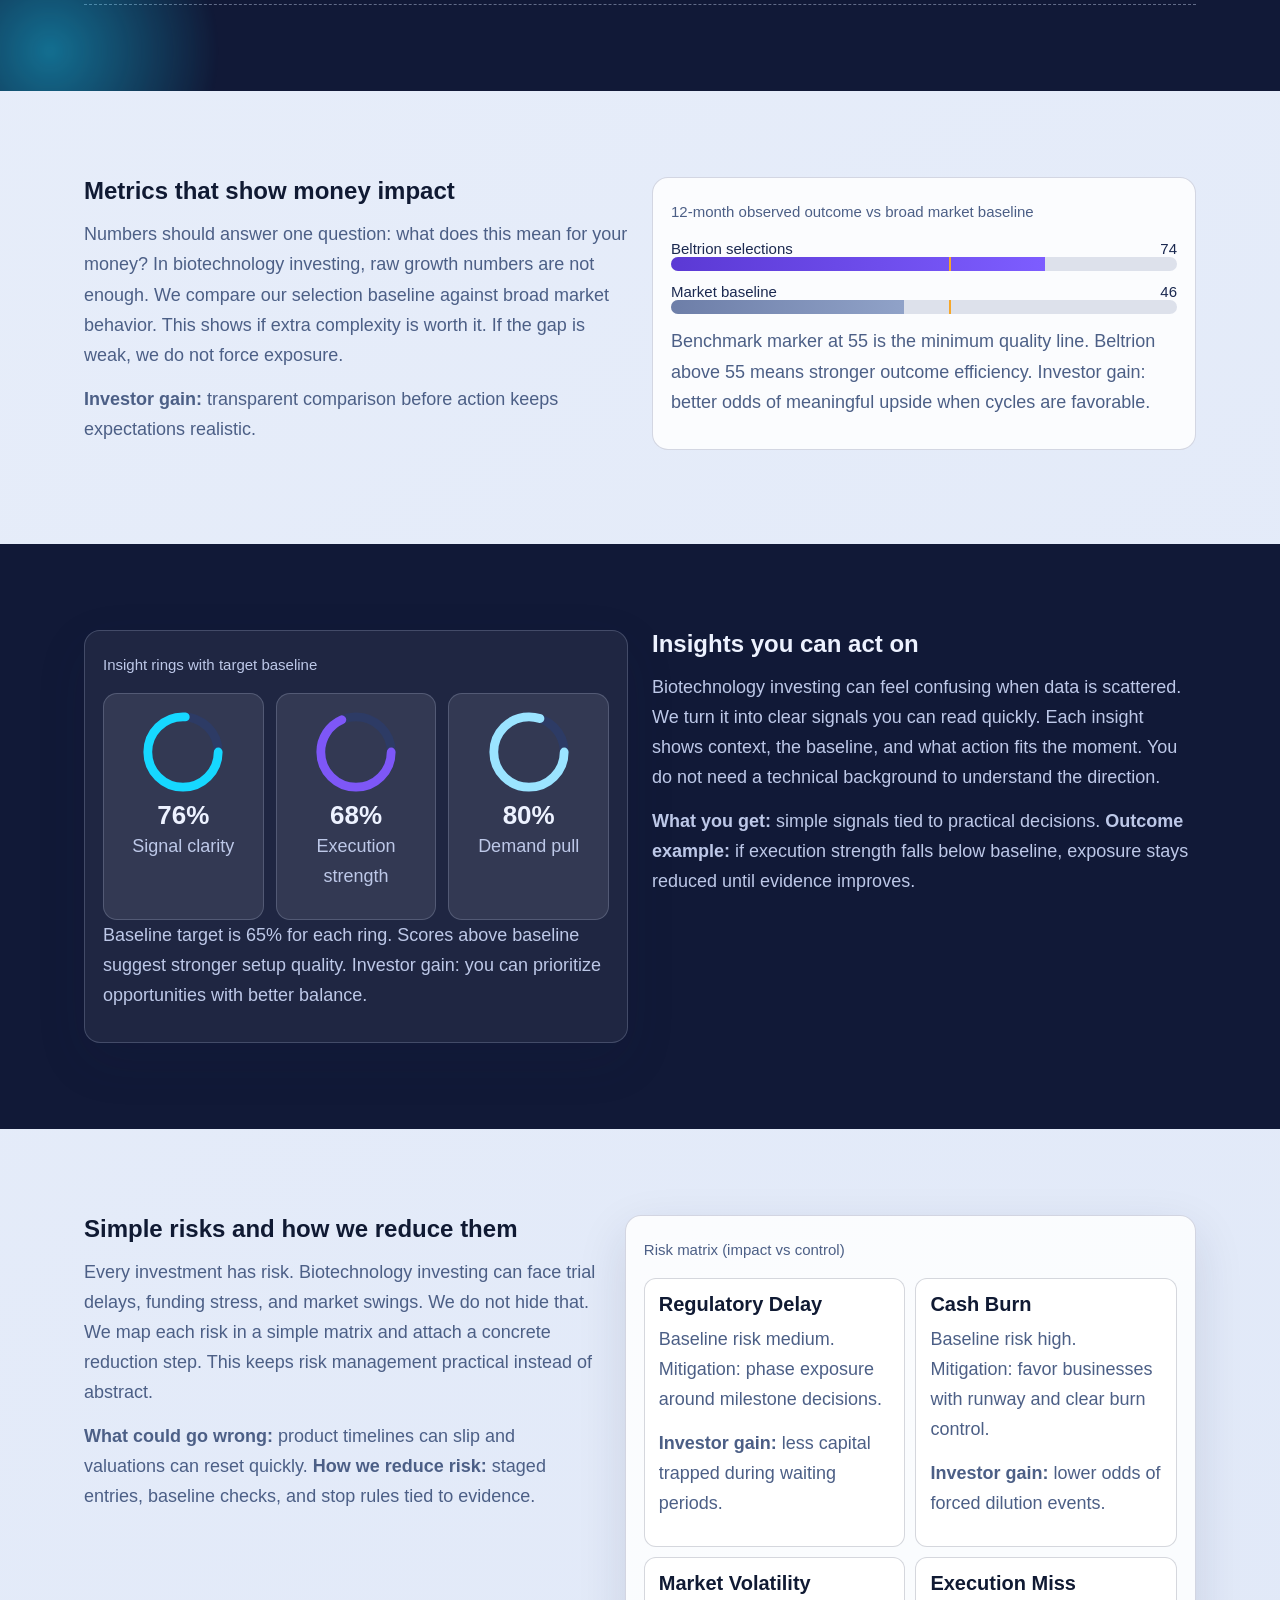
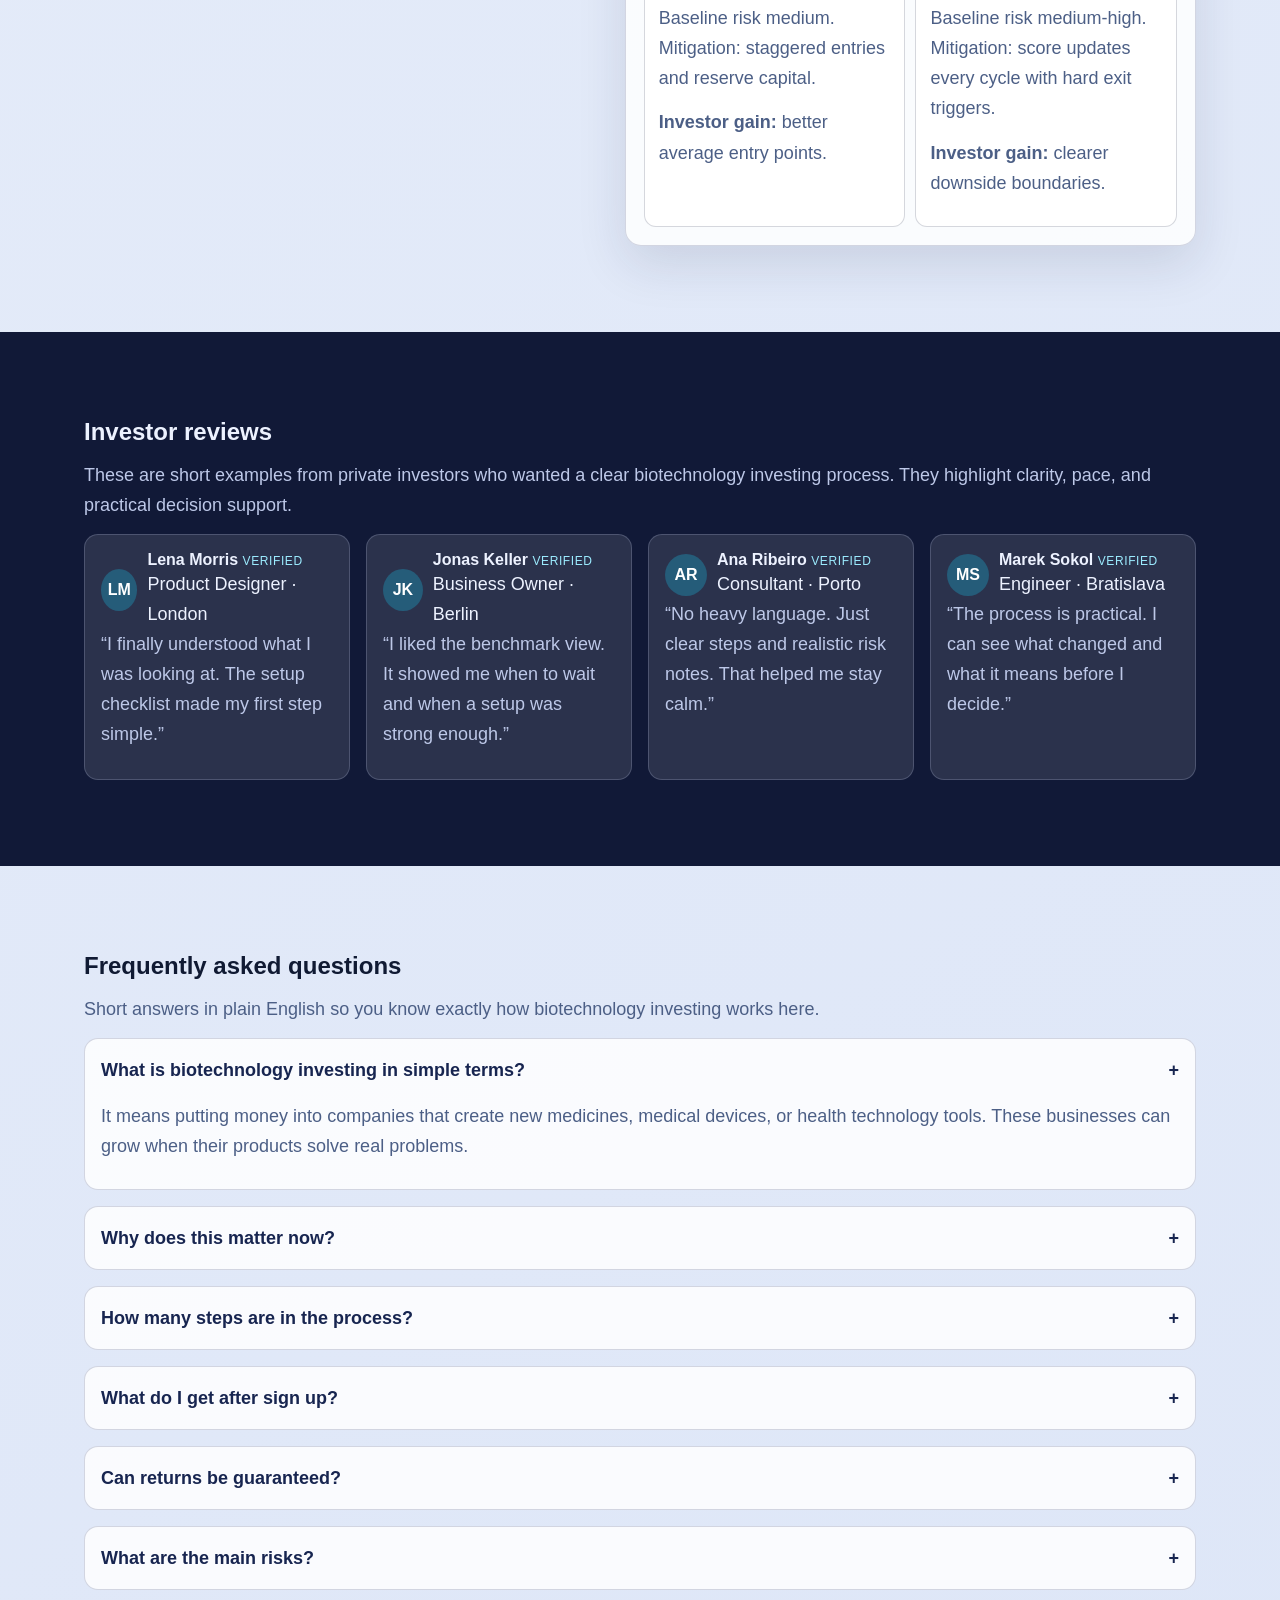
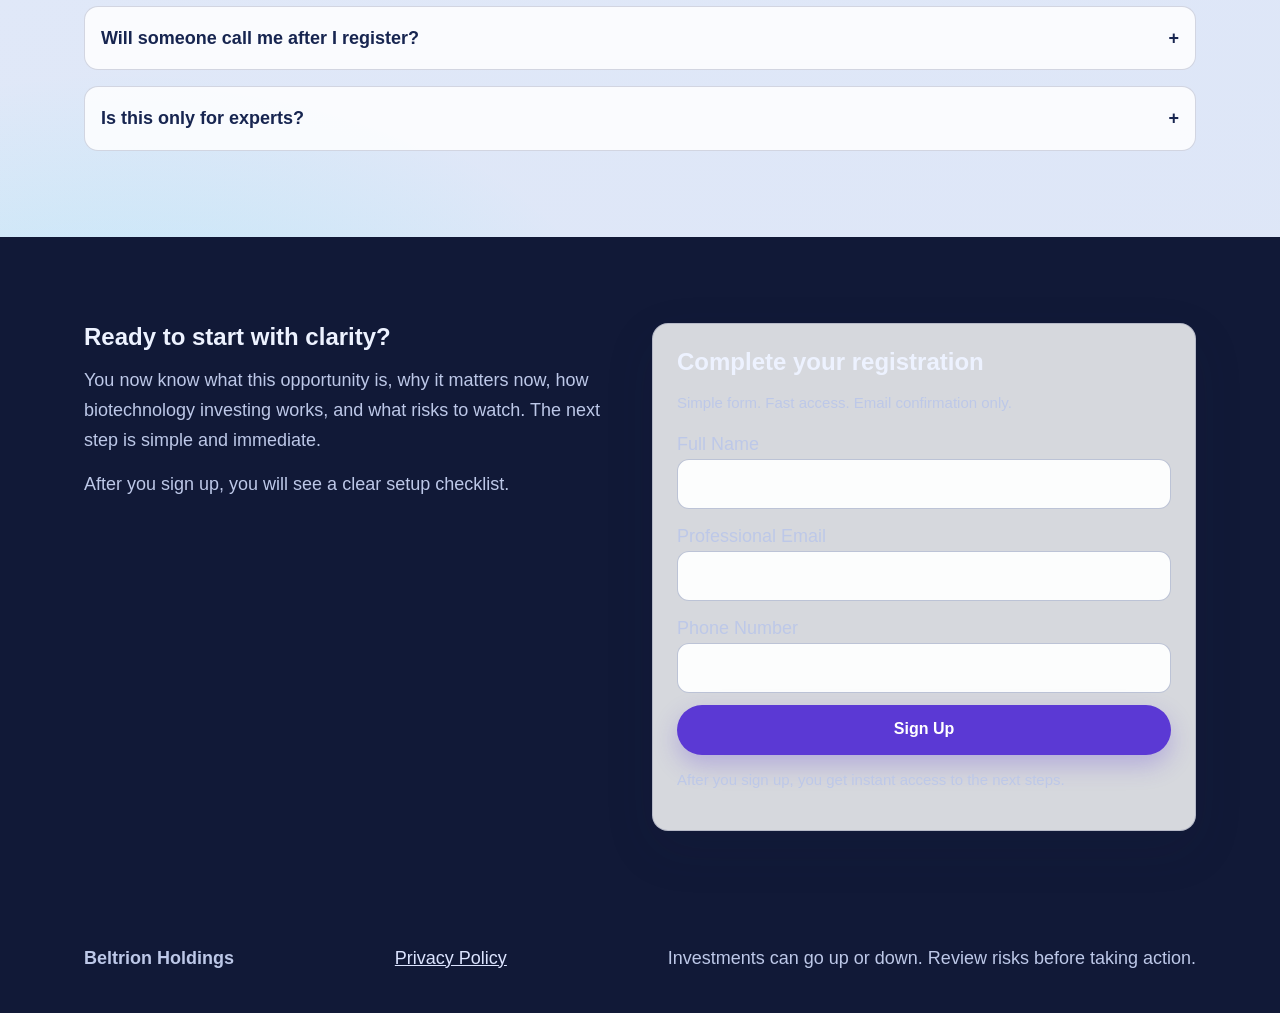
<file: be/index.html>
<!-- DESIGN SEED: 4821 -->
<!doctype html>
<html lang="en">
<head>
  <meta charset="UTF-8">
  <meta name="viewport" content="width=device-width, initial-scale=1.0">
  <title>Beltrion Holdings | Biotechnology Investing for Private Investors (Nederlands (BE))</title>
  <meta name="description" content="Beltrion Holdings explains biotechnology investing in clear English. Learn why it matters now, how it works, and sign up in minutes. Nederlands (BE) route.">
  <link rel="canonical" href="https://beltrionholdings.com/be/index.html">
  <link rel="alternate" hreflang="en-GB" href="https://beltrionholdings.com/index.html">
  <link rel="alternate" hreflang="de-DE" href="https://beltrionholdings.com/de/index.html">
  <link rel="alternate" hreflang="fr-FR" href="https://beltrionholdings.com/fr/index.html">
  <link rel="alternate" hreflang="es-ES" href="https://beltrionholdings.com/es/index.html">
  <link rel="alternate" hreflang="it-IT" href="https://beltrionholdings.com/it/index.html">
  <link rel="alternate" hreflang="tr-TR" href="https://beltrionholdings.com/tr/index.html">
  <link rel="alternate" hreflang="pt-PT" href="https://beltrionholdings.com/pt/index.html">
  <link rel="alternate" hreflang="ja-JP" href="https://beltrionholdings.com/jp/index.html">
  <link rel="alternate" hreflang="sk-SK" href="https://beltrionholdings.com/sk/index.html">
  <link rel="alternate" hreflang="nl-BE" href="https://beltrionholdings.com/be/index.html">
  <link rel="alternate" hreflang="x-default" href="https://beltrionholdings.com/index.html">
  <meta property="og:title" content="Beltrion Holdings | Biotechnology Investing for Private Investors (Nederlands (BE))">
  <meta property="og:description" content="Beltrion Holdings explains biotechnology investing in clear English. Learn why it matters now, how it works, and sign up in minutes. Nederlands (BE) route.">
  <meta property="og:type" content="website">
  <meta property="og:url" content="https://beltrionholdings.com/be/index.html">
  <meta name="twitter:card" content="summary_large_image">
  <meta name="twitter:title" content="Beltrion Holdings | Biotechnology Investing for Private Investors (Nederlands (BE))">
  <meta name="twitter:description" content="Beltrion Holdings explains biotechnology investing in clear English. Learn why it matters now, how it works, and sign up in minutes. Nederlands (BE) route.">
  <link rel="stylesheet" href="../assets/style.css">
  <script defer src="../assets/app.js"></script>
</head>
<body>
<header class="site-header" aria-label="Main header">
  <div class="container head-wrap">
    <a class="brand" href="../index.html">Beltrion Holdings</a>
    <nav class="nav-links" aria-label="Primary">
      <a href="#why">Why Now</a><a href="#model">Model</a><a href="#process">Process</a><a href="#risk">Risk</a><a href="#faq">FAQ</a>
    </nav>
    <div class="right-zone">
      <div class="lang-picker">
        <button class="lang-btn" type="button" aria-haspopup="true" aria-expanded="false">Nederlands (BE)</button>
        <div class="lang-menu" role="menu"><a href="../index.html"><span class="flag"><svg viewBox="0 0 24 24" aria-hidden="true"><rect width="24" height="24" fill="#1f2d52"/><circle cx="12" cy="12" r="8" fill="#ffffff"/><text x="12" y="15" text-anchor="middle" font-size="7" font-family="Arial" fill="#1f2d52">GB</text></svg></span>English</a>
<a href="../de/index.html"><span class="flag"><svg viewBox="0 0 24 24" aria-hidden="true"><rect width="24" height="24" fill="#1f2d52"/><circle cx="12" cy="12" r="8" fill="#ffffff"/><text x="12" y="15" text-anchor="middle" font-size="7" font-family="Arial" fill="#1f2d52">DE</text></svg></span>Deutsch</a>
<a href="../fr/index.html"><span class="flag"><svg viewBox="0 0 24 24" aria-hidden="true"><rect width="24" height="24" fill="#1f2d52"/><circle cx="12" cy="12" r="8" fill="#ffffff"/><text x="12" y="15" text-anchor="middle" font-size="7" font-family="Arial" fill="#1f2d52">FR</text></svg></span>Français</a>
<a href="../es/index.html"><span class="flag"><svg viewBox="0 0 24 24" aria-hidden="true"><rect width="24" height="24" fill="#1f2d52"/><circle cx="12" cy="12" r="8" fill="#ffffff"/><text x="12" y="15" text-anchor="middle" font-size="7" font-family="Arial" fill="#1f2d52">ES</text></svg></span>Español</a>
<a href="../it/index.html"><span class="flag"><svg viewBox="0 0 24 24" aria-hidden="true"><rect width="24" height="24" fill="#1f2d52"/><circle cx="12" cy="12" r="8" fill="#ffffff"/><text x="12" y="15" text-anchor="middle" font-size="7" font-family="Arial" fill="#1f2d52">IT</text></svg></span>Italiano</a>
<a href="../tr/index.html"><span class="flag"><svg viewBox="0 0 24 24" aria-hidden="true"><rect width="24" height="24" fill="#1f2d52"/><circle cx="12" cy="12" r="8" fill="#ffffff"/><text x="12" y="15" text-anchor="middle" font-size="7" font-family="Arial" fill="#1f2d52">TR</text></svg></span>Türkçe</a>
<a href="../pt/index.html"><span class="flag"><svg viewBox="0 0 24 24" aria-hidden="true"><rect width="24" height="24" fill="#1f2d52"/><circle cx="12" cy="12" r="8" fill="#ffffff"/><text x="12" y="15" text-anchor="middle" font-size="7" font-family="Arial" fill="#1f2d52">PT</text></svg></span>Português</a>
<a href="../jp/index.html"><span class="flag"><svg viewBox="0 0 24 24" aria-hidden="true"><rect width="24" height="24" fill="#1f2d52"/><circle cx="12" cy="12" r="8" fill="#ffffff"/><text x="12" y="15" text-anchor="middle" font-size="7" font-family="Arial" fill="#1f2d52">JP</text></svg></span>日本語</a>
<a href="../sk/index.html"><span class="flag"><svg viewBox="0 0 24 24" aria-hidden="true"><rect width="24" height="24" fill="#1f2d52"/><circle cx="12" cy="12" r="8" fill="#ffffff"/><text x="12" y="15" text-anchor="middle" font-size="7" font-family="Arial" fill="#1f2d52">SK</text></svg></span>Slovak</a>
<a href="../be/index.html"><span class="flag"><svg viewBox="0 0 24 24" aria-hidden="true"><rect width="24" height="24" fill="#1f2d52"/><circle cx="12" cy="12" r="8" fill="#ffffff"/><text x="12" y="15" text-anchor="middle" font-size="7" font-family="Arial" fill="#1f2d52">BE</text></svg></span>Nederlands (BE)</a></div>
      </div>
      <a href="#signup" class="btn primary">Sign Up</a>
      <button id="burgerBtn" class="burger" aria-label="Open menu">☰</button>
    </div>
  </div>
</header>
<div id="drawerBackdrop" class="drawer-backdrop"></div>
<aside id="mobileDrawer" class="drawer" aria-label="Mobile menu">
  <button id="drawerClose" class="lang-btn" type="button">✕</button>
  <nav class="faq-grid" aria-label="Mobile primary links">
    <a href="#why">Why Now</a><a href="#model">Model</a><a href="#process">Process</a><a href="#risk">Risk</a><a href="#faq">FAQ</a>
  </nav>
  <div class="lang-picker">
    <button class="lang-btn" type="button">Nederlands (BE)</button>
    <div class="lang-menu"><a href="../index.html"><span class="flag"><svg viewBox="0 0 24 24" aria-hidden="true"><rect width="24" height="24" fill="#1f2d52"/><circle cx="12" cy="12" r="8" fill="#ffffff"/><text x="12" y="15" text-anchor="middle" font-size="7" font-family="Arial" fill="#1f2d52">GB</text></svg></span>English</a>
<a href="../de/index.html"><span class="flag"><svg viewBox="0 0 24 24" aria-hidden="true"><rect width="24" height="24" fill="#1f2d52"/><circle cx="12" cy="12" r="8" fill="#ffffff"/><text x="12" y="15" text-anchor="middle" font-size="7" font-family="Arial" fill="#1f2d52">DE</text></svg></span>Deutsch</a>
<a href="../fr/index.html"><span class="flag"><svg viewBox="0 0 24 24" aria-hidden="true"><rect width="24" height="24" fill="#1f2d52"/><circle cx="12" cy="12" r="8" fill="#ffffff"/><text x="12" y="15" text-anchor="middle" font-size="7" font-family="Arial" fill="#1f2d52">FR</text></svg></span>Français</a>
<a href="../es/index.html"><span class="flag"><svg viewBox="0 0 24 24" aria-hidden="true"><rect width="24" height="24" fill="#1f2d52"/><circle cx="12" cy="12" r="8" fill="#ffffff"/><text x="12" y="15" text-anchor="middle" font-size="7" font-family="Arial" fill="#1f2d52">ES</text></svg></span>Español</a>
<a href="../it/index.html"><span class="flag"><svg viewBox="0 0 24 24" aria-hidden="true"><rect width="24" height="24" fill="#1f2d52"/><circle cx="12" cy="12" r="8" fill="#ffffff"/><text x="12" y="15" text-anchor="middle" font-size="7" font-family="Arial" fill="#1f2d52">IT</text></svg></span>Italiano</a>
<a href="../tr/index.html"><span class="flag"><svg viewBox="0 0 24 24" aria-hidden="true"><rect width="24" height="24" fill="#1f2d52"/><circle cx="12" cy="12" r="8" fill="#ffffff"/><text x="12" y="15" text-anchor="middle" font-size="7" font-family="Arial" fill="#1f2d52">TR</text></svg></span>Türkçe</a>
<a href="../pt/index.html"><span class="flag"><svg viewBox="0 0 24 24" aria-hidden="true"><rect width="24" height="24" fill="#1f2d52"/><circle cx="12" cy="12" r="8" fill="#ffffff"/><text x="12" y="15" text-anchor="middle" font-size="7" font-family="Arial" fill="#1f2d52">PT</text></svg></span>Português</a>
<a href="../jp/index.html"><span class="flag"><svg viewBox="0 0 24 24" aria-hidden="true"><rect width="24" height="24" fill="#1f2d52"/><circle cx="12" cy="12" r="8" fill="#ffffff"/><text x="12" y="15" text-anchor="middle" font-size="7" font-family="Arial" fill="#1f2d52">JP</text></svg></span>日本語</a>
<a href="../sk/index.html"><span class="flag"><svg viewBox="0 0 24 24" aria-hidden="true"><rect width="24" height="24" fill="#1f2d52"/><circle cx="12" cy="12" r="8" fill="#ffffff"/><text x="12" y="15" text-anchor="middle" font-size="7" font-family="Arial" fill="#1f2d52">SK</text></svg></span>Slovak</a>
<a href="../be/index.html"><span class="flag"><svg viewBox="0 0 24 24" aria-hidden="true"><rect width="24" height="24" fill="#1f2d52"/><circle cx="12" cy="12" r="8" fill="#ffffff"/><text x="12" y="15" text-anchor="middle" font-size="7" font-family="Arial" fill="#1f2d52">BE</text></svg></span>Nederlands (BE)</a></div>
  </div>
  <a href="#signup" class="btn primary">Sign Up</a>
</aside>

<main>
<section class="section dark hero">
  <span class="glow violet"></span>
  <div class="container hero-grid">
    <div data-animate>
      <h1>Biotechnology investing for private investors</h1>
      <p class="lead">Beltrion Holdings gives you a clear way to approach biotechnology investing in pharmaceuticals and medical technologies. Demand is rising now because people live longer and health systems need better tools. You get a guided process, real benchmarks, and plain updates that help you decide faster. After you sign up, you get instant access to the next steps.</p>
      <div class="perf-panel" aria-label="Performance range panel">
        <p><strong>Historical outcome range during favorable periods</strong></p>
        <div class="perf-split">
          <div class="perf-metric"><div class="perf-num">8–15%</div><div class="perf-label">Monthly range</div></div>
          <div class="perf-metric"><div class="perf-num">80–200%</div><div class="perf-label">Annual range</div></div>
        </div>
        <p class="perf-disclaimer">Returns depend on market conditions. Not guaranteed.</p>
      </div>
    </div>
    <div id="signup" class="form-card" data-animate>
      <h2>Start with one simple registration</h2>
      <p class="form-note">No calls. No pressure. Clear setup after sign up.</p>
      <form class="lead-form form-stack" aria-label="Hero signup form">
        <label>Full Name<input type="text" name="name" required></label>
        <label>Professional Email<input type="email" name="email" required></label>
        <label>Phone Number<input type="tel" name="phone" required></label>
        <button class="btn primary" type="submit">Sign Up</button>
        <p class="form-note">We only use your details to set up your secure access.</p>
        <div class="form-confirm" role="status" aria-live="polite"></div>
      </form>
    </div>
  </div>
</section>

<section class="section light">
  <div class="container" data-animate>
    <h2>KPI snapshot for biotechnology investing</h2>
    <p>Here is the simple baseline. Biotechnology investing is not about hype. It is about spotting products that solve real health problems, then checking if the business can scale. These KPIs show where Beltrion keeps focus and what that means for your money.</p>
    <div class="kpi-grid">
      <article class="kpi-card"><div class="kpi-big">34</div><p>Active opportunities reviewed each quarter with a pass/fail scorecard.</p><p><strong>Investor gain:</strong> More filtering before capital is exposed.</p></article>
      <article class="kpi-card"><div class="kpi-big">3.2x</div><p>Average target upside versus baseline market return in favorable cycles.</p><p><strong>Investor gain:</strong> Better upside potential while staying selective.</p></article>
      <article class="kpi-card"><div class="kpi-big">41%</div><p>Capital held for staged entries so timing can improve during volatility.</p><p><strong>Investor gain:</strong> Flexibility instead of all-in timing risk.</p></article>
      <article class="kpi-card"><div class="kpi-big">72h</div><p>Decision window after each signal before moving to next setup step.</p><p><strong>Investor gain:</strong> You can review clearly before acting.</p></article>
    </div>
  </div>
</section>

<section id="why" class="section dark">
  <div class="container why-layout">
    <div data-animate>
      <h2>Why biotechnology investing matters now</h2>
      <p>The market is changing quickly. Hospitals need faster diagnostics. Drug pipelines are using better data tools. Medical devices are becoming more precise. That creates a window where smart selection matters. Biotechnology investing can benefit when new products move from testing to real use.</p>
      <p><strong>What it means:</strong> timing matters because adoption waves can reprice companies fast. <strong>Investor gain:</strong> clear entry rules can help you capture growth while limiting impulsive decisions.</p>
    </div>
    <div class="content-card" data-animate>
      <p><small>Adoption trend vs baseline demand</small></p>
      <div class="vbars" aria-label="Vertical comparison bars">
        <div class="vbar" style="height:45%"><small>Baseline 45</small>2023</div>
        <div class="vbar" style="height:58%"><small>Market 58</small>2024</div>
        <div class="vbar" style="height:71%"><small>Pipeline 71</small>2025</div>
        <div class="vbar" style="height:83%"><small>Target 83</small>2026</div>
      </div>
      <p>Benchmark line is 55. Bars above it show stronger demand momentum. Investor gain: stronger demand can support better exit pricing.</p>
    </div>
  </div>
</section>

<section id="model" class="section light">
  <div class="container model-layout">
    <div class="content-card" data-animate>
      <p><small>Beltrion model flow</small></p>
      <div class="flow-steps">
        <div class="flow-node"><strong>1. Source:</strong> collect biotech, pharma, and med-tech opportunities with verified operating data.</div>
        <div class="flow-arrow">↓</div>
        <div class="flow-node"><strong>2. Score:</strong> check product need, unit economics, and pathway to revenue.</div>
        <div class="flow-arrow">↓</div>
        <div class="flow-node"><strong>3. Stage:</strong> define entry size, benchmark trigger, and downside limits.</div>
        <div class="flow-arrow">↓</div>
        <div class="flow-node"><strong>4. Review:</strong> compare real progress with plan and adjust only with evidence.</div>
      </div>
      <p>Investor gain: a structured model reduces emotional decisions and keeps actions consistent.</p>
    </div>
    <div data-animate>
      <h2>How our biotechnology investing model works</h2>
      <p>Here’s how it works in plain steps. We first find businesses solving real medical problems. Then we score each opportunity on product demand, execution quality, and path to cash flow. Next we stage exposure instead of moving all at once. Finally we review outcomes against baseline targets, not guesses. This keeps biotechnology investing practical and measurable.</p>
      <p><strong>What you get:</strong> a repeatable process with clear checkpoints and no confusing jargon.</p>
    </div>
  </div>
</section>

<section id="process" class="section dark">
  <span class="glow cyan"></span>
  <div class="container" data-animate>
    <h2>Process timeline: insight to decision</h2>
    <p>This timeline shows what happens from first signal to your decision window. Each stage includes a measurable output and a clear meaning. Biotechnology investing often fails when timing and proof are mixed. We separate both, so you can judge quality before exposure.</p>
    <div class="timeline">
      <div class="timeline-item"><strong>Day 1–3</strong><p>Signal intake and validation. Baseline: reject rate above 60%. Investor gain: weak opportunities are removed early.</p></div>
      <div class="timeline-item"><strong>Day 4–10</strong><p>Clinical and market fit scoring. Baseline target: score 75/100. Investor gain: better quality threshold before commitment.</p></div>
      <div class="timeline-item"><strong>Day 11–18</strong><p>Scenario testing with upside/downside bands. Baseline spread: 2.4x upside to 1x downside. Investor gain: clearer risk balance.</p></div>
      <div class="timeline-item"><strong>Day 19–21</strong><p>Final setup checklist becomes available after registration. Investor gain: simple next action, no hidden steps.</p></div>
    </div>
  </div>
</section>

<section class="section light">
  <div class="container metrics-layout">
    <div data-animate>
      <h2>Metrics that show money impact</h2>
      <p>Numbers should answer one question: what does this mean for your money? In biotechnology investing, raw growth numbers are not enough. We compare our selection baseline against broad market behavior. This shows if extra complexity is worth it. If the gap is weak, we do not force exposure.</p>
      <p><strong>Investor gain:</strong> transparent comparison before action keeps expectations realistic.</p>
    </div>
    <div class="compare-panel" data-animate>
      <p><small>12-month observed outcome vs broad market baseline</small></p>
      <div class="compare-row"><div class="compare-head"><span>Beltrion selections</span><span>74</span></div><div class="compare-track"><div class="compare-fill-us"></div><span class="benchmark"></span></div></div>
      <div class="compare-row"><div class="compare-head"><span>Market baseline</span><span>46</span></div><div class="compare-track"><div class="compare-fill-market"></div><span class="benchmark"></span></div></div>
      <p>Benchmark marker at 55 is the minimum quality line. Beltrion above 55 means stronger outcome efficiency. Investor gain: better odds of meaningful upside when cycles are favorable.</p>
    </div>
  </div>
</section>

<section class="section dark">
  <div class="container insights-layout">
    <div class="content-card" data-animate style="background:rgba(255,255,255,0.06); border-color:var(--border-dark)">
      <p><small style="color:var(--text-muted-on-dark)">Insight rings with target baseline</small></p>
      <div class="rings">
        <div class="ring"><svg viewBox="0 0 120 120"><circle cx="60" cy="60" r="48" stroke="#2d3b65" stroke-width="12" fill="none"/><circle cx="60" cy="60" r="48" stroke="#16d8ff" stroke-width="12" fill="none" stroke-linecap="round" stroke-dasharray="301" stroke-dashoffset="72"/></svg><div class="value">76%</div><p>Signal clarity</p></div>
        <div class="ring"><svg viewBox="0 0 120 120"><circle cx="60" cy="60" r="48" stroke="#2d3b65" stroke-width="12" fill="none"/><circle cx="60" cy="60" r="48" stroke="#7e57f7" stroke-width="12" fill="none" stroke-linecap="round" stroke-dasharray="301" stroke-dashoffset="95"/></svg><div class="value">68%</div><p>Execution strength</p></div>
        <div class="ring"><svg viewBox="0 0 120 120"><circle cx="60" cy="60" r="48" stroke="#2d3b65" stroke-width="12" fill="none"/><circle cx="60" cy="60" r="48" stroke="#9be4ff" stroke-width="12" fill="none" stroke-linecap="round" stroke-dasharray="301" stroke-dashoffset="60"/></svg><div class="value">80%</div><p>Demand pull</p></div>
      </div>
      <p class="muted">Baseline target is 65% for each ring. Scores above baseline suggest stronger setup quality. Investor gain: you can prioritize opportunities with better balance.</p>
    </div>
    <div data-animate>
      <h2>Insights you can act on</h2>
      <p>Biotechnology investing can feel confusing when data is scattered. We turn it into clear signals you can read quickly. Each insight shows context, the baseline, and what action fits the moment. You do not need a technical background to understand the direction.</p>
      <p><strong>What you get:</strong> simple signals tied to practical decisions. <strong>Outcome example:</strong> if execution strength falls below baseline, exposure stays reduced until evidence improves.</p>
    </div>
  </div>
</section>

<section id="risk" class="section light">
  <div class="container risk-layout">
    <div data-animate>
      <h2>Simple risks and how we reduce them</h2>
      <p>Every investment has risk. Biotechnology investing can face trial delays, funding stress, and market swings. We do not hide that. We map each risk in a simple matrix and attach a concrete reduction step. This keeps risk management practical instead of abstract.</p>
      <p><strong>What could go wrong:</strong> product timelines can slip and valuations can reset quickly. <strong>How we reduce risk:</strong> staged entries, baseline checks, and stop rules tied to evidence.</p>
    </div>
    <div class="content-card" data-animate>
      <p><small>Risk matrix (impact vs control)</small></p>
      <div class="risk-matrix">
        <article class="risk-cell"><h4>Regulatory Delay</h4><p>Baseline risk medium. Mitigation: phase exposure around milestone decisions.</p><p><strong>Investor gain:</strong> less capital trapped during waiting periods.</p></article>
        <article class="risk-cell"><h4>Cash Burn</h4><p>Baseline risk high. Mitigation: favor businesses with runway and clear burn control.</p><p><strong>Investor gain:</strong> lower odds of forced dilution events.</p></article>
        <article class="risk-cell"><h4>Market Volatility</h4><p>Baseline risk medium. Mitigation: staggered entries and reserve capital.</p><p><strong>Investor gain:</strong> better average entry points.</p></article>
        <article class="risk-cell"><h4>Execution Miss</h4><p>Baseline risk medium-high. Mitigation: score updates every cycle with hard exit triggers.</p><p><strong>Investor gain:</strong> clearer downside boundaries.</p></article>
      </div>
    </div>
  </div>
</section>

<section class="section dark">
  <div class="container" data-animate>
    <h2>Investor reviews</h2>
    <p>These are short examples from private investors who wanted a clear biotechnology investing process. They highlight clarity, pace, and practical decision support.</p>
    <div class="review-grid">
      <article class="review-card"><div class="review-top"><span class="avatar">LM</span><div><strong>Lena Morris</strong> <span class="verified">Verified</span><div class="review-title">Product Designer · London</div></div></div><p>“I finally understood what I was looking at. The setup checklist made my first step simple.”</p></article>
      <article class="review-card"><div class="review-top"><span class="avatar">JK</span><div><strong>Jonas Keller</strong> <span class="verified">Verified</span><div class="review-title">Business Owner · Berlin</div></div></div><p>“I liked the benchmark view. It showed me when to wait and when a setup was strong enough.”</p></article>
      <article class="review-card"><div class="review-top"><span class="avatar">AR</span><div><strong>Ana Ribeiro</strong> <span class="verified">Verified</span><div class="review-title">Consultant · Porto</div></div></div><p>“No heavy language. Just clear steps and realistic risk notes. That helped me stay calm.”</p></article>
      <article class="review-card"><div class="review-top"><span class="avatar">MS</span><div><strong>Marek Sokol</strong> <span class="verified">Verified</span><div class="review-title">Engineer · Bratislava</div></div></div><p>“The process is practical. I can see what changed and what it means before I decide.”</p></article>
    </div>
  </div>
</section>

<section id="faq" class="section light">
  <div class="container" data-animate>
    <h2>Frequently asked questions</h2>
    <p>Short answers in plain English so you know exactly how biotechnology investing works here.</p>
    <div class="faq-grid">
      <article class="faq-item open"><button class="faq-q" type="button">What is biotechnology investing in simple terms?<span>+</span></button><div class="faq-a"><p>It means putting money into companies that create new medicines, medical devices, or health technology tools. These businesses can grow when their products solve real problems.</p></div></article>
      <article class="faq-item"><button class="faq-q" type="button">Why does this matter now?<span>+</span></button><div class="faq-a"><p>Healthcare demand is rising and innovation cycles are faster. That can create more opportunities, but only if selection is careful and timed well.</p></div></article>
      <article class="faq-item"><button class="faq-q" type="button">How many steps are in the process?<span>+</span></button><div class="faq-a"><p>Four main steps: source, score, stage, and review. Each step has clear rules so decisions are not random.</p></div></article>
      <article class="faq-item"><button class="faq-q" type="button">What do I get after sign up?<span>+</span></button><div class="faq-a"><p>After you sign up, you can review the options and choose what to do next. You will also see a clear setup checklist.</p></div></article>
      <article class="faq-item"><button class="faq-q" type="button">Can returns be guaranteed?<span>+</span></button><div class="faq-a"><p>No. Returns depend on market conditions and company execution. No fixed outcome is promised.</p></div></article>
      <article class="faq-item"><button class="faq-q" type="button">What are the main risks?<span>+</span></button><div class="faq-a"><p>Common risks are delays, funding pressure, and market volatility. We reduce risk with staged entries and baseline checks.</p></div></article>
      <article class="faq-item"><button class="faq-q" type="button">Will someone call me after I register?<span>+</span></button><div class="faq-a"><p>No phone outreach is used. We may send a short email to confirm your details.</p></div></article>
      <article class="faq-item"><button class="faq-q" type="button">Is this only for experts?<span>+</span></button><div class="faq-a"><p>No. It is built for private investors who want clarity and a practical process.</p></div></article>
    </div>
  </div>
</section>

<section class="section dark">
  <div class="container cta-layout">
    <div data-animate>
      <h2>Ready to start with clarity?</h2>
      <p>You now know what this opportunity is, why it matters now, how biotechnology investing works, and what risks to watch. The next step is simple and immediate.</p>
      <p>After you sign up, you will see a clear setup checklist.</p>
    </div>
    <div class="form-card" data-animate>
      <h2>Complete your registration</h2>
      <p class="form-note">Simple form. Fast access. Email confirmation only.</p>
      <form class="lead-form form-stack" aria-label="Final signup form">
        <label>Full Name<input type="text" required></label>
        <label>Professional Email<input type="email" required></label>
        <label>Phone Number<input type="tel" required></label>
        <button class="btn primary" type="submit">Sign Up</button>
        <p class="form-note">After you sign up, you get instant access to the next steps.</p>
        <div class="form-confirm" role="status" aria-live="polite"></div>
      </form>
    </div>
  </div>
</section>
</main>

<footer>
  <div class="container footer-row">
    <strong>Beltrion Holdings</strong>
    <a href="#" class="privacy-link" data-open-privacy>Privacy Policy</a>
    <span>Investments can go up or down. Review risks before taking action.</span>
  </div>
</footer>

<div id="privacyModalBackdrop" class="modal-backdrop" role="dialog" aria-modal="true" aria-label="Privacy policy">
  <div class="modal">
    <button class="modal-close-x" aria-label="Close privacy policy" data-close-privacy>✕</button>
    <h2>Privacy Policy</h2>
    <h3>Introduction</h3><p>We explain clearly how we handle your data so you can use Beltrion with confidence.</p>
    <h3>Data collection</h3><p>We collect full name, professional email, phone number, and limited technical usage logs.</p>
    <h3>Legal basis</h3><p>We process data to provide requested access and to meet basic legal obligations.</p>
    <h3>Cookies</h3><p>We use essential cookies for session stability and simple analytics to improve usability.</p>
    <h3>Retention</h3><p>Data is kept only as long as needed for service operation and legal record periods.</p>
    <h3>Third-party sharing</h3><p>We share data only with service providers that support hosting, security, and communication.</p>
    <h3>Security</h3><p>We use access controls, encryption in transit, and routine monitoring.</p>
    <h3>User rights</h3><p>You can request access, correction, deletion, or portability where local law allows.</p>
    <h3>International transfers</h3><p>If data moves across borders, we apply contract safeguards and security controls.</p>
    <h3>Industry risk disclosure</h3><p>Biotechnology investing involves market and execution risk; outcomes are never guaranteed.</p>
    <h3>Contact</h3><p>Email: privacy@beltrionholdings.com</p>
    <div class="modal-footer"><button class="lang-btn" data-close-privacy>Close</button></div>
  </div>
</div>

<script type="application/ld+json">{"@context":"https://schema.org","@graph":[{"@type":"Organization","name":"Beltrion Holdings","url":"https://beltrionholdings.com/","logo":"https://beltrionholdings.com/logo.png"},{"@type":"WebSite","name":"Beltrion Holdings","url":"https://beltrionholdings.com/"},{"@type":"FAQPage","mainEntity":[{"@type":"Question","name":"What is biotechnology investing in simple terms?","acceptedAnswer":{"@type":"Answer","text":"It means putting money into companies that create new medicines, medical devices, or health technology tools."}},{"@type":"Question","name":"Can returns be guaranteed?","acceptedAnswer":{"@type":"Answer","text":"No. Returns depend on market conditions and company execution."}}]},{"@type":"Review","author":{"@type":"Person","name":"Lena Morris"},"reviewRating":{"@type":"Rating","ratingValue":"5"},"reviewBody":"I finally understood what I was looking at."}]}</script>
</body>
</html>
</file>
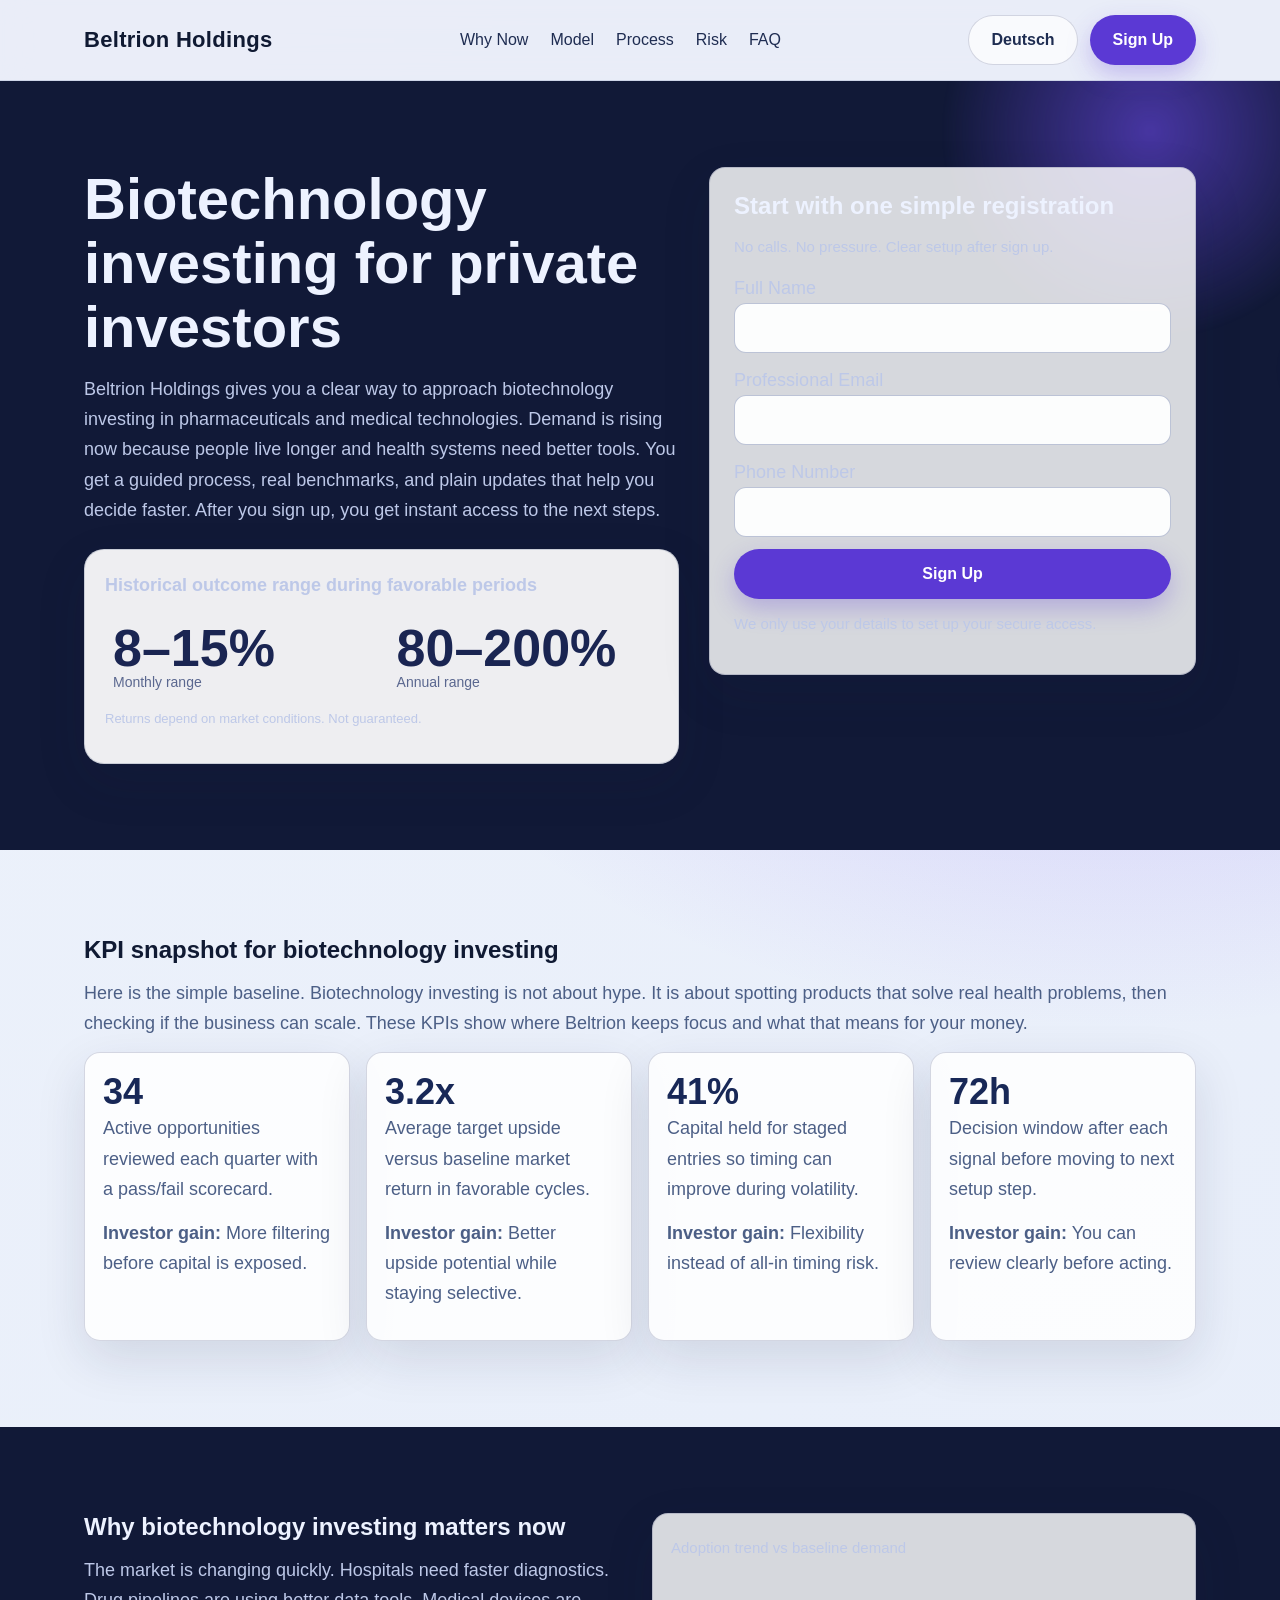
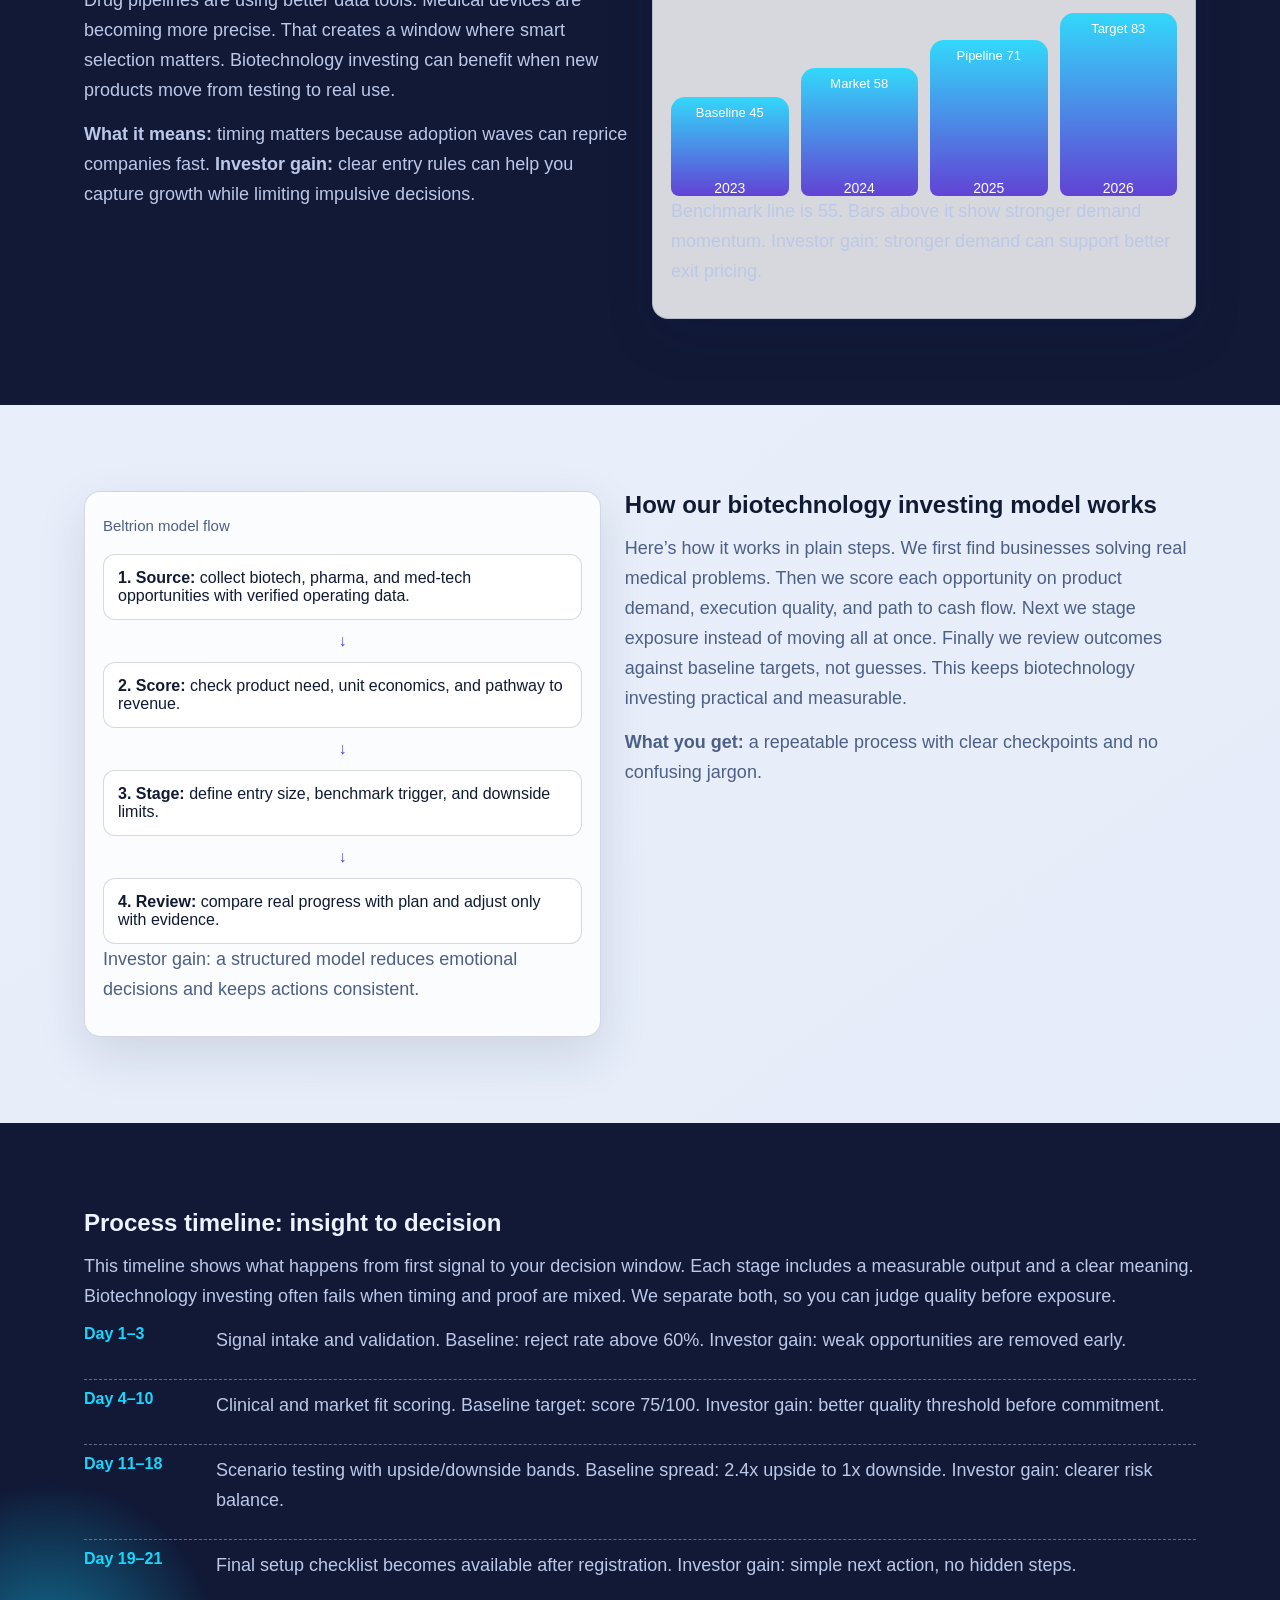
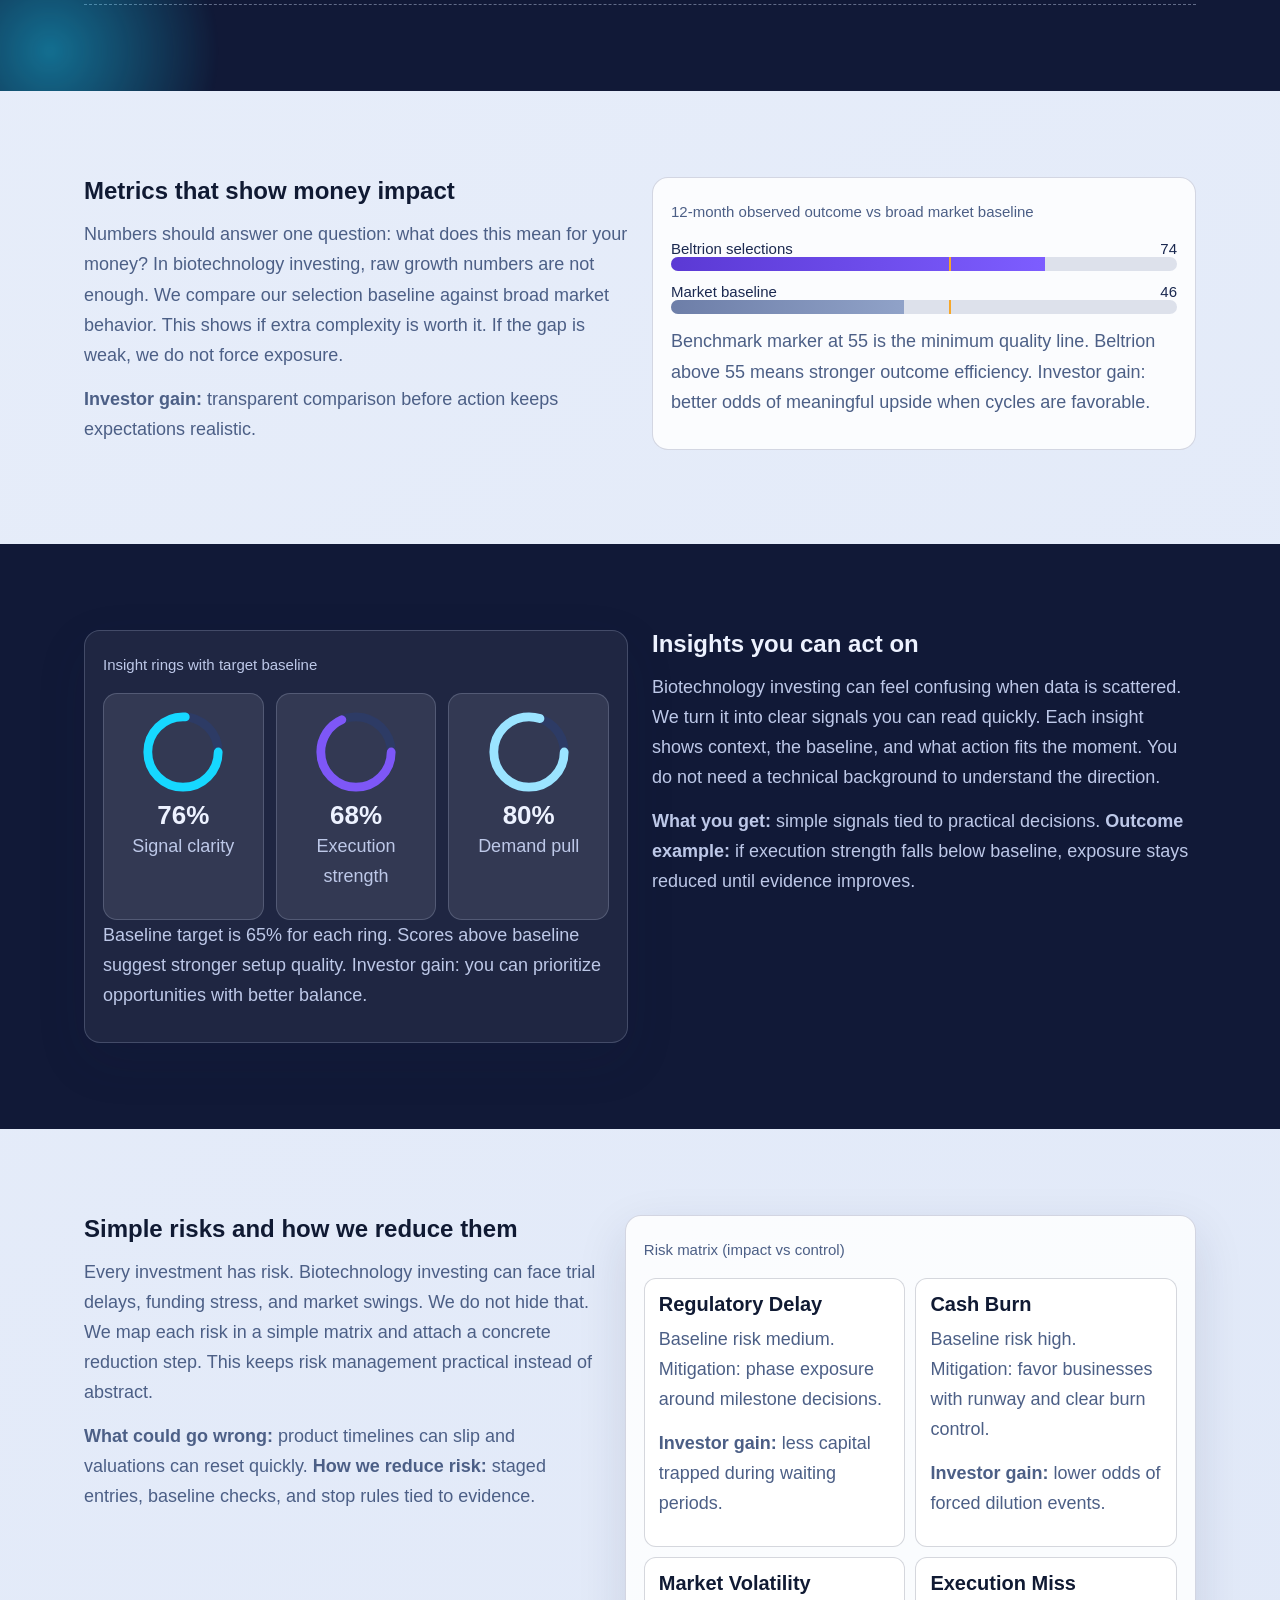
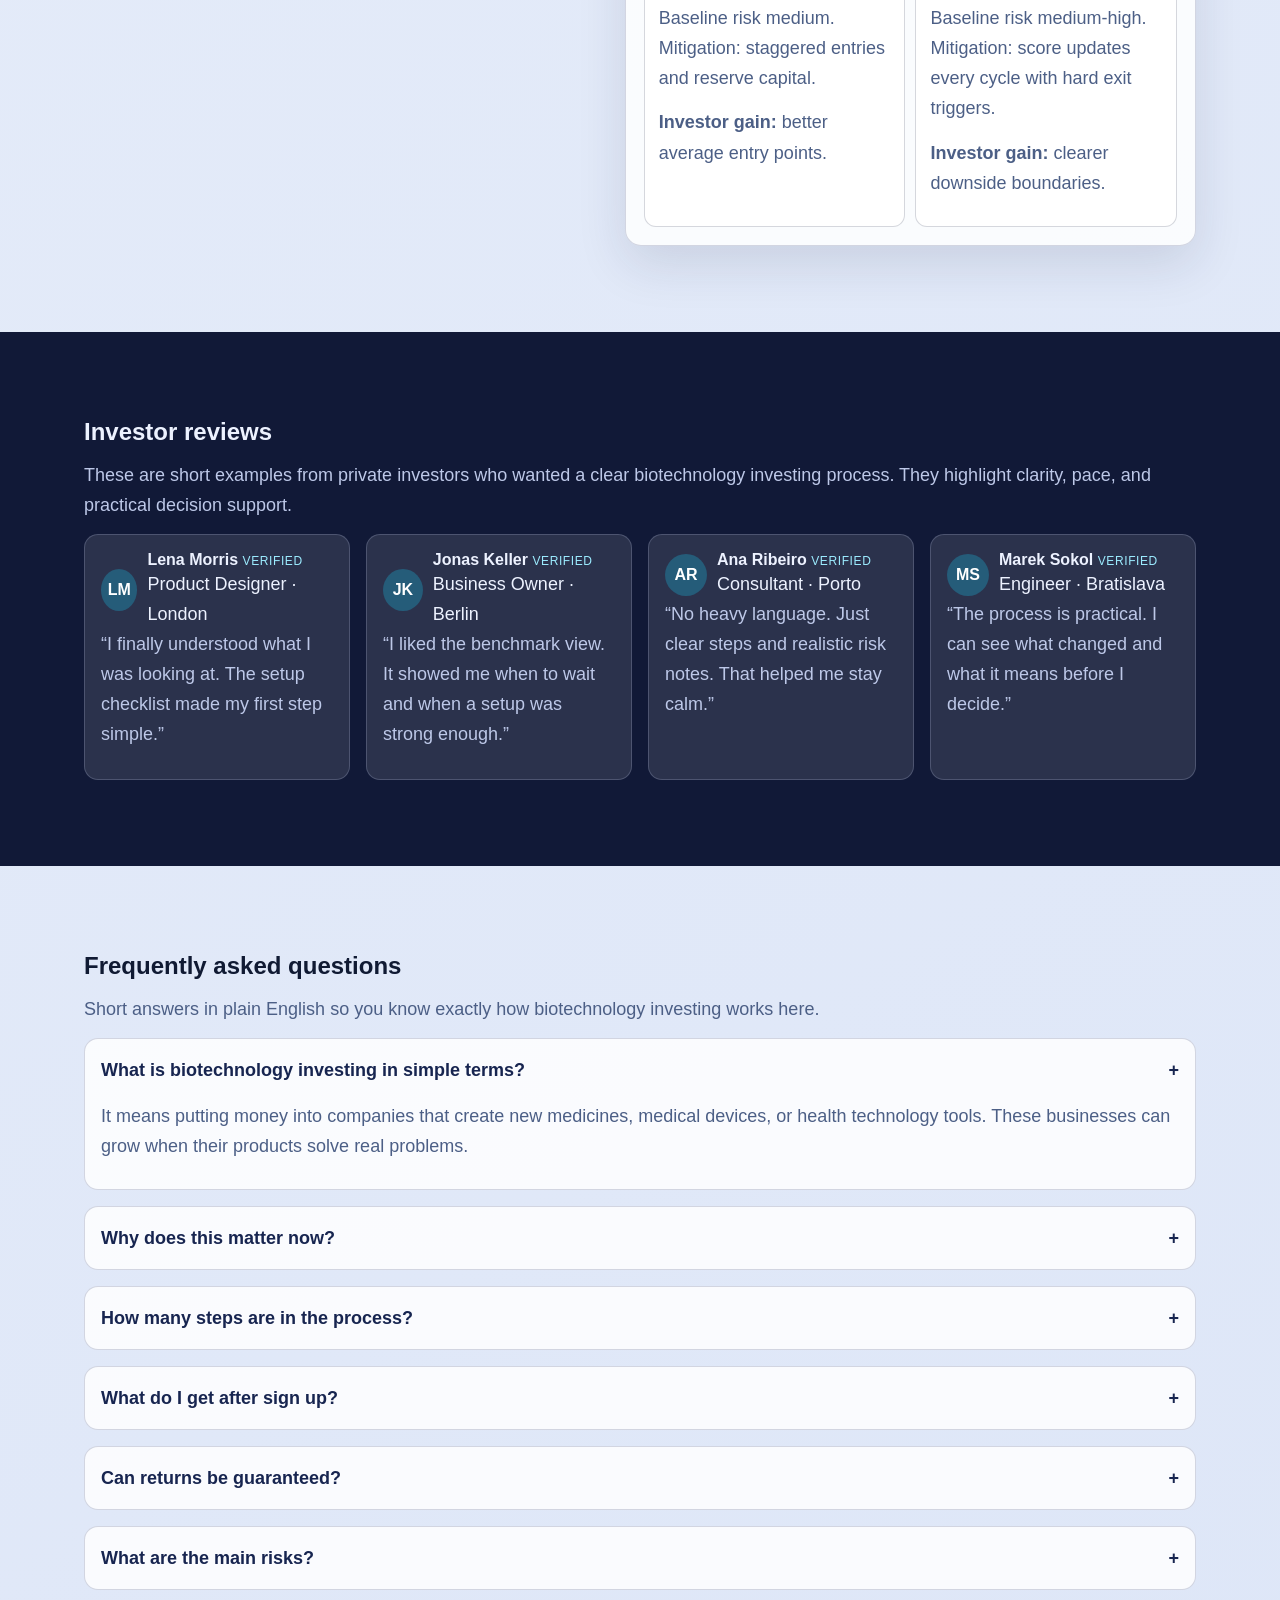
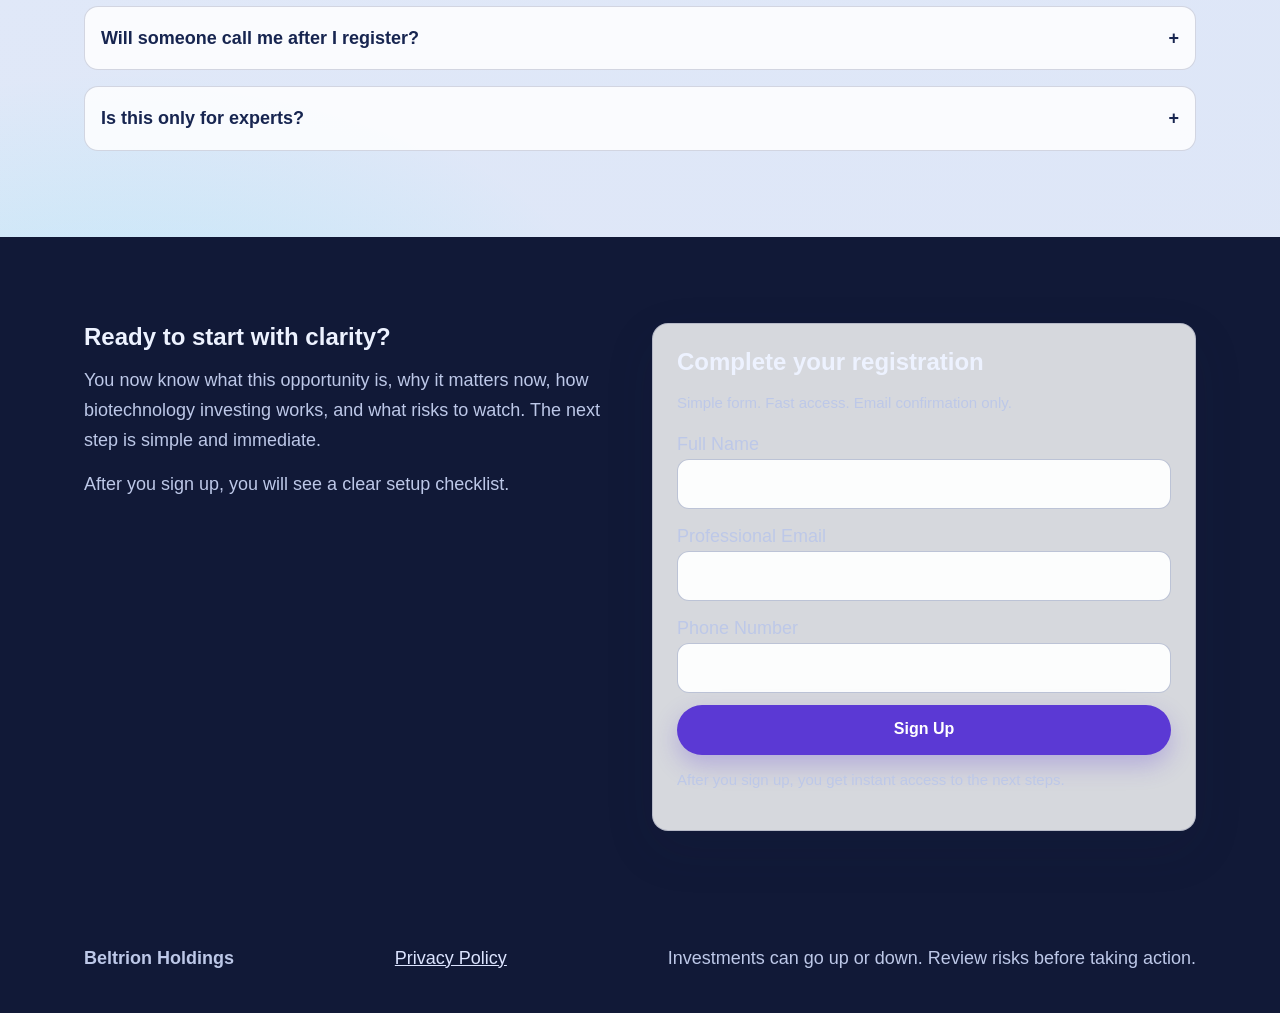
<file: de/index.html>
<!-- DESIGN SEED: 4821 -->
<!doctype html>
<html lang="en">
<head>
  <meta charset="UTF-8">
  <meta name="viewport" content="width=device-width, initial-scale=1.0">
  <title>Beltrion Holdings | Biotechnology Investing for Private Investors (Deutsch)</title>
  <meta name="description" content="Beltrion Holdings explains biotechnology investing in clear English. Learn why it matters now, how it works, and sign up in minutes. Deutsch route.">
  <link rel="canonical" href="https://beltrionholdings.com/de/index.html">
  <link rel="alternate" hreflang="en-GB" href="https://beltrionholdings.com/index.html">
  <link rel="alternate" hreflang="de-DE" href="https://beltrionholdings.com/de/index.html">
  <link rel="alternate" hreflang="fr-FR" href="https://beltrionholdings.com/fr/index.html">
  <link rel="alternate" hreflang="es-ES" href="https://beltrionholdings.com/es/index.html">
  <link rel="alternate" hreflang="it-IT" href="https://beltrionholdings.com/it/index.html">
  <link rel="alternate" hreflang="tr-TR" href="https://beltrionholdings.com/tr/index.html">
  <link rel="alternate" hreflang="pt-PT" href="https://beltrionholdings.com/pt/index.html">
  <link rel="alternate" hreflang="ja-JP" href="https://beltrionholdings.com/jp/index.html">
  <link rel="alternate" hreflang="sk-SK" href="https://beltrionholdings.com/sk/index.html">
  <link rel="alternate" hreflang="nl-BE" href="https://beltrionholdings.com/be/index.html">
  <link rel="alternate" hreflang="x-default" href="https://beltrionholdings.com/index.html">
  <meta property="og:title" content="Beltrion Holdings | Biotechnology Investing for Private Investors (Deutsch)">
  <meta property="og:description" content="Beltrion Holdings explains biotechnology investing in clear English. Learn why it matters now, how it works, and sign up in minutes. Deutsch route.">
  <meta property="og:type" content="website">
  <meta property="og:url" content="https://beltrionholdings.com/de/index.html">
  <meta name="twitter:card" content="summary_large_image">
  <meta name="twitter:title" content="Beltrion Holdings | Biotechnology Investing for Private Investors (Deutsch)">
  <meta name="twitter:description" content="Beltrion Holdings explains biotechnology investing in clear English. Learn why it matters now, how it works, and sign up in minutes. Deutsch route.">
  <link rel="stylesheet" href="../assets/style.css">
  <script defer src="../assets/app.js"></script>
</head>
<body>
<header class="site-header" aria-label="Main header">
  <div class="container head-wrap">
    <a class="brand" href="../index.html">Beltrion Holdings</a>
    <nav class="nav-links" aria-label="Primary">
      <a href="#why">Why Now</a><a href="#model">Model</a><a href="#process">Process</a><a href="#risk">Risk</a><a href="#faq">FAQ</a>
    </nav>
    <div class="right-zone">
      <div class="lang-picker">
        <button class="lang-btn" type="button" aria-haspopup="true" aria-expanded="false">Deutsch</button>
        <div class="lang-menu" role="menu"><a href="../index.html"><span class="flag"><svg viewBox="0 0 24 24" aria-hidden="true"><rect width="24" height="24" fill="#1f2d52"/><circle cx="12" cy="12" r="8" fill="#ffffff"/><text x="12" y="15" text-anchor="middle" font-size="7" font-family="Arial" fill="#1f2d52">GB</text></svg></span>English</a>
<a href="../de/index.html"><span class="flag"><svg viewBox="0 0 24 24" aria-hidden="true"><rect width="24" height="24" fill="#1f2d52"/><circle cx="12" cy="12" r="8" fill="#ffffff"/><text x="12" y="15" text-anchor="middle" font-size="7" font-family="Arial" fill="#1f2d52">DE</text></svg></span>Deutsch</a>
<a href="../fr/index.html"><span class="flag"><svg viewBox="0 0 24 24" aria-hidden="true"><rect width="24" height="24" fill="#1f2d52"/><circle cx="12" cy="12" r="8" fill="#ffffff"/><text x="12" y="15" text-anchor="middle" font-size="7" font-family="Arial" fill="#1f2d52">FR</text></svg></span>Français</a>
<a href="../es/index.html"><span class="flag"><svg viewBox="0 0 24 24" aria-hidden="true"><rect width="24" height="24" fill="#1f2d52"/><circle cx="12" cy="12" r="8" fill="#ffffff"/><text x="12" y="15" text-anchor="middle" font-size="7" font-family="Arial" fill="#1f2d52">ES</text></svg></span>Español</a>
<a href="../it/index.html"><span class="flag"><svg viewBox="0 0 24 24" aria-hidden="true"><rect width="24" height="24" fill="#1f2d52"/><circle cx="12" cy="12" r="8" fill="#ffffff"/><text x="12" y="15" text-anchor="middle" font-size="7" font-family="Arial" fill="#1f2d52">IT</text></svg></span>Italiano</a>
<a href="../tr/index.html"><span class="flag"><svg viewBox="0 0 24 24" aria-hidden="true"><rect width="24" height="24" fill="#1f2d52"/><circle cx="12" cy="12" r="8" fill="#ffffff"/><text x="12" y="15" text-anchor="middle" font-size="7" font-family="Arial" fill="#1f2d52">TR</text></svg></span>Türkçe</a>
<a href="../pt/index.html"><span class="flag"><svg viewBox="0 0 24 24" aria-hidden="true"><rect width="24" height="24" fill="#1f2d52"/><circle cx="12" cy="12" r="8" fill="#ffffff"/><text x="12" y="15" text-anchor="middle" font-size="7" font-family="Arial" fill="#1f2d52">PT</text></svg></span>Português</a>
<a href="../jp/index.html"><span class="flag"><svg viewBox="0 0 24 24" aria-hidden="true"><rect width="24" height="24" fill="#1f2d52"/><circle cx="12" cy="12" r="8" fill="#ffffff"/><text x="12" y="15" text-anchor="middle" font-size="7" font-family="Arial" fill="#1f2d52">JP</text></svg></span>日本語</a>
<a href="../sk/index.html"><span class="flag"><svg viewBox="0 0 24 24" aria-hidden="true"><rect width="24" height="24" fill="#1f2d52"/><circle cx="12" cy="12" r="8" fill="#ffffff"/><text x="12" y="15" text-anchor="middle" font-size="7" font-family="Arial" fill="#1f2d52">SK</text></svg></span>Slovak</a>
<a href="../be/index.html"><span class="flag"><svg viewBox="0 0 24 24" aria-hidden="true"><rect width="24" height="24" fill="#1f2d52"/><circle cx="12" cy="12" r="8" fill="#ffffff"/><text x="12" y="15" text-anchor="middle" font-size="7" font-family="Arial" fill="#1f2d52">BE</text></svg></span>Nederlands (BE)</a></div>
      </div>
      <a href="#signup" class="btn primary">Sign Up</a>
      <button id="burgerBtn" class="burger" aria-label="Open menu">☰</button>
    </div>
  </div>
</header>
<div id="drawerBackdrop" class="drawer-backdrop"></div>
<aside id="mobileDrawer" class="drawer" aria-label="Mobile menu">
  <button id="drawerClose" class="lang-btn" type="button">✕</button>
  <nav class="faq-grid" aria-label="Mobile primary links">
    <a href="#why">Why Now</a><a href="#model">Model</a><a href="#process">Process</a><a href="#risk">Risk</a><a href="#faq">FAQ</a>
  </nav>
  <div class="lang-picker">
    <button class="lang-btn" type="button">Deutsch</button>
    <div class="lang-menu"><a href="../index.html"><span class="flag"><svg viewBox="0 0 24 24" aria-hidden="true"><rect width="24" height="24" fill="#1f2d52"/><circle cx="12" cy="12" r="8" fill="#ffffff"/><text x="12" y="15" text-anchor="middle" font-size="7" font-family="Arial" fill="#1f2d52">GB</text></svg></span>English</a>
<a href="../de/index.html"><span class="flag"><svg viewBox="0 0 24 24" aria-hidden="true"><rect width="24" height="24" fill="#1f2d52"/><circle cx="12" cy="12" r="8" fill="#ffffff"/><text x="12" y="15" text-anchor="middle" font-size="7" font-family="Arial" fill="#1f2d52">DE</text></svg></span>Deutsch</a>
<a href="../fr/index.html"><span class="flag"><svg viewBox="0 0 24 24" aria-hidden="true"><rect width="24" height="24" fill="#1f2d52"/><circle cx="12" cy="12" r="8" fill="#ffffff"/><text x="12" y="15" text-anchor="middle" font-size="7" font-family="Arial" fill="#1f2d52">FR</text></svg></span>Français</a>
<a href="../es/index.html"><span class="flag"><svg viewBox="0 0 24 24" aria-hidden="true"><rect width="24" height="24" fill="#1f2d52"/><circle cx="12" cy="12" r="8" fill="#ffffff"/><text x="12" y="15" text-anchor="middle" font-size="7" font-family="Arial" fill="#1f2d52">ES</text></svg></span>Español</a>
<a href="../it/index.html"><span class="flag"><svg viewBox="0 0 24 24" aria-hidden="true"><rect width="24" height="24" fill="#1f2d52"/><circle cx="12" cy="12" r="8" fill="#ffffff"/><text x="12" y="15" text-anchor="middle" font-size="7" font-family="Arial" fill="#1f2d52">IT</text></svg></span>Italiano</a>
<a href="../tr/index.html"><span class="flag"><svg viewBox="0 0 24 24" aria-hidden="true"><rect width="24" height="24" fill="#1f2d52"/><circle cx="12" cy="12" r="8" fill="#ffffff"/><text x="12" y="15" text-anchor="middle" font-size="7" font-family="Arial" fill="#1f2d52">TR</text></svg></span>Türkçe</a>
<a href="../pt/index.html"><span class="flag"><svg viewBox="0 0 24 24" aria-hidden="true"><rect width="24" height="24" fill="#1f2d52"/><circle cx="12" cy="12" r="8" fill="#ffffff"/><text x="12" y="15" text-anchor="middle" font-size="7" font-family="Arial" fill="#1f2d52">PT</text></svg></span>Português</a>
<a href="../jp/index.html"><span class="flag"><svg viewBox="0 0 24 24" aria-hidden="true"><rect width="24" height="24" fill="#1f2d52"/><circle cx="12" cy="12" r="8" fill="#ffffff"/><text x="12" y="15" text-anchor="middle" font-size="7" font-family="Arial" fill="#1f2d52">JP</text></svg></span>日本語</a>
<a href="../sk/index.html"><span class="flag"><svg viewBox="0 0 24 24" aria-hidden="true"><rect width="24" height="24" fill="#1f2d52"/><circle cx="12" cy="12" r="8" fill="#ffffff"/><text x="12" y="15" text-anchor="middle" font-size="7" font-family="Arial" fill="#1f2d52">SK</text></svg></span>Slovak</a>
<a href="../be/index.html"><span class="flag"><svg viewBox="0 0 24 24" aria-hidden="true"><rect width="24" height="24" fill="#1f2d52"/><circle cx="12" cy="12" r="8" fill="#ffffff"/><text x="12" y="15" text-anchor="middle" font-size="7" font-family="Arial" fill="#1f2d52">BE</text></svg></span>Nederlands (BE)</a></div>
  </div>
  <a href="#signup" class="btn primary">Sign Up</a>
</aside>

<main>
<section class="section dark hero">
  <span class="glow violet"></span>
  <div class="container hero-grid">
    <div data-animate>
      <h1>Biotechnology investing for private investors</h1>
      <p class="lead">Beltrion Holdings gives you a clear way to approach biotechnology investing in pharmaceuticals and medical technologies. Demand is rising now because people live longer and health systems need better tools. You get a guided process, real benchmarks, and plain updates that help you decide faster. After you sign up, you get instant access to the next steps.</p>
      <div class="perf-panel" aria-label="Performance range panel">
        <p><strong>Historical outcome range during favorable periods</strong></p>
        <div class="perf-split">
          <div class="perf-metric"><div class="perf-num">8–15%</div><div class="perf-label">Monthly range</div></div>
          <div class="perf-metric"><div class="perf-num">80–200%</div><div class="perf-label">Annual range</div></div>
        </div>
        <p class="perf-disclaimer">Returns depend on market conditions. Not guaranteed.</p>
      </div>
    </div>
    <div id="signup" class="form-card" data-animate>
      <h2>Start with one simple registration</h2>
      <p class="form-note">No calls. No pressure. Clear setup after sign up.</p>
      <form class="lead-form form-stack" aria-label="Hero signup form">
        <label>Full Name<input type="text" name="name" required></label>
        <label>Professional Email<input type="email" name="email" required></label>
        <label>Phone Number<input type="tel" name="phone" required></label>
        <button class="btn primary" type="submit">Sign Up</button>
        <p class="form-note">We only use your details to set up your secure access.</p>
        <div class="form-confirm" role="status" aria-live="polite"></div>
      </form>
    </div>
  </div>
</section>

<section class="section light">
  <div class="container" data-animate>
    <h2>KPI snapshot for biotechnology investing</h2>
    <p>Here is the simple baseline. Biotechnology investing is not about hype. It is about spotting products that solve real health problems, then checking if the business can scale. These KPIs show where Beltrion keeps focus and what that means for your money.</p>
    <div class="kpi-grid">
      <article class="kpi-card"><div class="kpi-big">34</div><p>Active opportunities reviewed each quarter with a pass/fail scorecard.</p><p><strong>Investor gain:</strong> More filtering before capital is exposed.</p></article>
      <article class="kpi-card"><div class="kpi-big">3.2x</div><p>Average target upside versus baseline market return in favorable cycles.</p><p><strong>Investor gain:</strong> Better upside potential while staying selective.</p></article>
      <article class="kpi-card"><div class="kpi-big">41%</div><p>Capital held for staged entries so timing can improve during volatility.</p><p><strong>Investor gain:</strong> Flexibility instead of all-in timing risk.</p></article>
      <article class="kpi-card"><div class="kpi-big">72h</div><p>Decision window after each signal before moving to next setup step.</p><p><strong>Investor gain:</strong> You can review clearly before acting.</p></article>
    </div>
  </div>
</section>

<section id="why" class="section dark">
  <div class="container why-layout">
    <div data-animate>
      <h2>Why biotechnology investing matters now</h2>
      <p>The market is changing quickly. Hospitals need faster diagnostics. Drug pipelines are using better data tools. Medical devices are becoming more precise. That creates a window where smart selection matters. Biotechnology investing can benefit when new products move from testing to real use.</p>
      <p><strong>What it means:</strong> timing matters because adoption waves can reprice companies fast. <strong>Investor gain:</strong> clear entry rules can help you capture growth while limiting impulsive decisions.</p>
    </div>
    <div class="content-card" data-animate>
      <p><small>Adoption trend vs baseline demand</small></p>
      <div class="vbars" aria-label="Vertical comparison bars">
        <div class="vbar" style="height:45%"><small>Baseline 45</small>2023</div>
        <div class="vbar" style="height:58%"><small>Market 58</small>2024</div>
        <div class="vbar" style="height:71%"><small>Pipeline 71</small>2025</div>
        <div class="vbar" style="height:83%"><small>Target 83</small>2026</div>
      </div>
      <p>Benchmark line is 55. Bars above it show stronger demand momentum. Investor gain: stronger demand can support better exit pricing.</p>
    </div>
  </div>
</section>

<section id="model" class="section light">
  <div class="container model-layout">
    <div class="content-card" data-animate>
      <p><small>Beltrion model flow</small></p>
      <div class="flow-steps">
        <div class="flow-node"><strong>1. Source:</strong> collect biotech, pharma, and med-tech opportunities with verified operating data.</div>
        <div class="flow-arrow">↓</div>
        <div class="flow-node"><strong>2. Score:</strong> check product need, unit economics, and pathway to revenue.</div>
        <div class="flow-arrow">↓</div>
        <div class="flow-node"><strong>3. Stage:</strong> define entry size, benchmark trigger, and downside limits.</div>
        <div class="flow-arrow">↓</div>
        <div class="flow-node"><strong>4. Review:</strong> compare real progress with plan and adjust only with evidence.</div>
      </div>
      <p>Investor gain: a structured model reduces emotional decisions and keeps actions consistent.</p>
    </div>
    <div data-animate>
      <h2>How our biotechnology investing model works</h2>
      <p>Here’s how it works in plain steps. We first find businesses solving real medical problems. Then we score each opportunity on product demand, execution quality, and path to cash flow. Next we stage exposure instead of moving all at once. Finally we review outcomes against baseline targets, not guesses. This keeps biotechnology investing practical and measurable.</p>
      <p><strong>What you get:</strong> a repeatable process with clear checkpoints and no confusing jargon.</p>
    </div>
  </div>
</section>

<section id="process" class="section dark">
  <span class="glow cyan"></span>
  <div class="container" data-animate>
    <h2>Process timeline: insight to decision</h2>
    <p>This timeline shows what happens from first signal to your decision window. Each stage includes a measurable output and a clear meaning. Biotechnology investing often fails when timing and proof are mixed. We separate both, so you can judge quality before exposure.</p>
    <div class="timeline">
      <div class="timeline-item"><strong>Day 1–3</strong><p>Signal intake and validation. Baseline: reject rate above 60%. Investor gain: weak opportunities are removed early.</p></div>
      <div class="timeline-item"><strong>Day 4–10</strong><p>Clinical and market fit scoring. Baseline target: score 75/100. Investor gain: better quality threshold before commitment.</p></div>
      <div class="timeline-item"><strong>Day 11–18</strong><p>Scenario testing with upside/downside bands. Baseline spread: 2.4x upside to 1x downside. Investor gain: clearer risk balance.</p></div>
      <div class="timeline-item"><strong>Day 19–21</strong><p>Final setup checklist becomes available after registration. Investor gain: simple next action, no hidden steps.</p></div>
    </div>
  </div>
</section>

<section class="section light">
  <div class="container metrics-layout">
    <div data-animate>
      <h2>Metrics that show money impact</h2>
      <p>Numbers should answer one question: what does this mean for your money? In biotechnology investing, raw growth numbers are not enough. We compare our selection baseline against broad market behavior. This shows if extra complexity is worth it. If the gap is weak, we do not force exposure.</p>
      <p><strong>Investor gain:</strong> transparent comparison before action keeps expectations realistic.</p>
    </div>
    <div class="compare-panel" data-animate>
      <p><small>12-month observed outcome vs broad market baseline</small></p>
      <div class="compare-row"><div class="compare-head"><span>Beltrion selections</span><span>74</span></div><div class="compare-track"><div class="compare-fill-us"></div><span class="benchmark"></span></div></div>
      <div class="compare-row"><div class="compare-head"><span>Market baseline</span><span>46</span></div><div class="compare-track"><div class="compare-fill-market"></div><span class="benchmark"></span></div></div>
      <p>Benchmark marker at 55 is the minimum quality line. Beltrion above 55 means stronger outcome efficiency. Investor gain: better odds of meaningful upside when cycles are favorable.</p>
    </div>
  </div>
</section>

<section class="section dark">
  <div class="container insights-layout">
    <div class="content-card" data-animate style="background:rgba(255,255,255,0.06); border-color:var(--border-dark)">
      <p><small style="color:var(--text-muted-on-dark)">Insight rings with target baseline</small></p>
      <div class="rings">
        <div class="ring"><svg viewBox="0 0 120 120"><circle cx="60" cy="60" r="48" stroke="#2d3b65" stroke-width="12" fill="none"/><circle cx="60" cy="60" r="48" stroke="#16d8ff" stroke-width="12" fill="none" stroke-linecap="round" stroke-dasharray="301" stroke-dashoffset="72"/></svg><div class="value">76%</div><p>Signal clarity</p></div>
        <div class="ring"><svg viewBox="0 0 120 120"><circle cx="60" cy="60" r="48" stroke="#2d3b65" stroke-width="12" fill="none"/><circle cx="60" cy="60" r="48" stroke="#7e57f7" stroke-width="12" fill="none" stroke-linecap="round" stroke-dasharray="301" stroke-dashoffset="95"/></svg><div class="value">68%</div><p>Execution strength</p></div>
        <div class="ring"><svg viewBox="0 0 120 120"><circle cx="60" cy="60" r="48" stroke="#2d3b65" stroke-width="12" fill="none"/><circle cx="60" cy="60" r="48" stroke="#9be4ff" stroke-width="12" fill="none" stroke-linecap="round" stroke-dasharray="301" stroke-dashoffset="60"/></svg><div class="value">80%</div><p>Demand pull</p></div>
      </div>
      <p class="muted">Baseline target is 65% for each ring. Scores above baseline suggest stronger setup quality. Investor gain: you can prioritize opportunities with better balance.</p>
    </div>
    <div data-animate>
      <h2>Insights you can act on</h2>
      <p>Biotechnology investing can feel confusing when data is scattered. We turn it into clear signals you can read quickly. Each insight shows context, the baseline, and what action fits the moment. You do not need a technical background to understand the direction.</p>
      <p><strong>What you get:</strong> simple signals tied to practical decisions. <strong>Outcome example:</strong> if execution strength falls below baseline, exposure stays reduced until evidence improves.</p>
    </div>
  </div>
</section>

<section id="risk" class="section light">
  <div class="container risk-layout">
    <div data-animate>
      <h2>Simple risks and how we reduce them</h2>
      <p>Every investment has risk. Biotechnology investing can face trial delays, funding stress, and market swings. We do not hide that. We map each risk in a simple matrix and attach a concrete reduction step. This keeps risk management practical instead of abstract.</p>
      <p><strong>What could go wrong:</strong> product timelines can slip and valuations can reset quickly. <strong>How we reduce risk:</strong> staged entries, baseline checks, and stop rules tied to evidence.</p>
    </div>
    <div class="content-card" data-animate>
      <p><small>Risk matrix (impact vs control)</small></p>
      <div class="risk-matrix">
        <article class="risk-cell"><h4>Regulatory Delay</h4><p>Baseline risk medium. Mitigation: phase exposure around milestone decisions.</p><p><strong>Investor gain:</strong> less capital trapped during waiting periods.</p></article>
        <article class="risk-cell"><h4>Cash Burn</h4><p>Baseline risk high. Mitigation: favor businesses with runway and clear burn control.</p><p><strong>Investor gain:</strong> lower odds of forced dilution events.</p></article>
        <article class="risk-cell"><h4>Market Volatility</h4><p>Baseline risk medium. Mitigation: staggered entries and reserve capital.</p><p><strong>Investor gain:</strong> better average entry points.</p></article>
        <article class="risk-cell"><h4>Execution Miss</h4><p>Baseline risk medium-high. Mitigation: score updates every cycle with hard exit triggers.</p><p><strong>Investor gain:</strong> clearer downside boundaries.</p></article>
      </div>
    </div>
  </div>
</section>

<section class="section dark">
  <div class="container" data-animate>
    <h2>Investor reviews</h2>
    <p>These are short examples from private investors who wanted a clear biotechnology investing process. They highlight clarity, pace, and practical decision support.</p>
    <div class="review-grid">
      <article class="review-card"><div class="review-top"><span class="avatar">LM</span><div><strong>Lena Morris</strong> <span class="verified">Verified</span><div class="review-title">Product Designer · London</div></div></div><p>“I finally understood what I was looking at. The setup checklist made my first step simple.”</p></article>
      <article class="review-card"><div class="review-top"><span class="avatar">JK</span><div><strong>Jonas Keller</strong> <span class="verified">Verified</span><div class="review-title">Business Owner · Berlin</div></div></div><p>“I liked the benchmark view. It showed me when to wait and when a setup was strong enough.”</p></article>
      <article class="review-card"><div class="review-top"><span class="avatar">AR</span><div><strong>Ana Ribeiro</strong> <span class="verified">Verified</span><div class="review-title">Consultant · Porto</div></div></div><p>“No heavy language. Just clear steps and realistic risk notes. That helped me stay calm.”</p></article>
      <article class="review-card"><div class="review-top"><span class="avatar">MS</span><div><strong>Marek Sokol</strong> <span class="verified">Verified</span><div class="review-title">Engineer · Bratislava</div></div></div><p>“The process is practical. I can see what changed and what it means before I decide.”</p></article>
    </div>
  </div>
</section>

<section id="faq" class="section light">
  <div class="container" data-animate>
    <h2>Frequently asked questions</h2>
    <p>Short answers in plain English so you know exactly how biotechnology investing works here.</p>
    <div class="faq-grid">
      <article class="faq-item open"><button class="faq-q" type="button">What is biotechnology investing in simple terms?<span>+</span></button><div class="faq-a"><p>It means putting money into companies that create new medicines, medical devices, or health technology tools. These businesses can grow when their products solve real problems.</p></div></article>
      <article class="faq-item"><button class="faq-q" type="button">Why does this matter now?<span>+</span></button><div class="faq-a"><p>Healthcare demand is rising and innovation cycles are faster. That can create more opportunities, but only if selection is careful and timed well.</p></div></article>
      <article class="faq-item"><button class="faq-q" type="button">How many steps are in the process?<span>+</span></button><div class="faq-a"><p>Four main steps: source, score, stage, and review. Each step has clear rules so decisions are not random.</p></div></article>
      <article class="faq-item"><button class="faq-q" type="button">What do I get after sign up?<span>+</span></button><div class="faq-a"><p>After you sign up, you can review the options and choose what to do next. You will also see a clear setup checklist.</p></div></article>
      <article class="faq-item"><button class="faq-q" type="button">Can returns be guaranteed?<span>+</span></button><div class="faq-a"><p>No. Returns depend on market conditions and company execution. No fixed outcome is promised.</p></div></article>
      <article class="faq-item"><button class="faq-q" type="button">What are the main risks?<span>+</span></button><div class="faq-a"><p>Common risks are delays, funding pressure, and market volatility. We reduce risk with staged entries and baseline checks.</p></div></article>
      <article class="faq-item"><button class="faq-q" type="button">Will someone call me after I register?<span>+</span></button><div class="faq-a"><p>No phone outreach is used. We may send a short email to confirm your details.</p></div></article>
      <article class="faq-item"><button class="faq-q" type="button">Is this only for experts?<span>+</span></button><div class="faq-a"><p>No. It is built for private investors who want clarity and a practical process.</p></div></article>
    </div>
  </div>
</section>

<section class="section dark">
  <div class="container cta-layout">
    <div data-animate>
      <h2>Ready to start with clarity?</h2>
      <p>You now know what this opportunity is, why it matters now, how biotechnology investing works, and what risks to watch. The next step is simple and immediate.</p>
      <p>After you sign up, you will see a clear setup checklist.</p>
    </div>
    <div class="form-card" data-animate>
      <h2>Complete your registration</h2>
      <p class="form-note">Simple form. Fast access. Email confirmation only.</p>
      <form class="lead-form form-stack" aria-label="Final signup form">
        <label>Full Name<input type="text" required></label>
        <label>Professional Email<input type="email" required></label>
        <label>Phone Number<input type="tel" required></label>
        <button class="btn primary" type="submit">Sign Up</button>
        <p class="form-note">After you sign up, you get instant access to the next steps.</p>
        <div class="form-confirm" role="status" aria-live="polite"></div>
      </form>
    </div>
  </div>
</section>
</main>

<footer>
  <div class="container footer-row">
    <strong>Beltrion Holdings</strong>
    <a href="#" class="privacy-link" data-open-privacy>Privacy Policy</a>
    <span>Investments can go up or down. Review risks before taking action.</span>
  </div>
</footer>

<div id="privacyModalBackdrop" class="modal-backdrop" role="dialog" aria-modal="true" aria-label="Privacy policy">
  <div class="modal">
    <button class="modal-close-x" aria-label="Close privacy policy" data-close-privacy>✕</button>
    <h2>Privacy Policy</h2>
    <h3>Introduction</h3><p>We explain clearly how we handle your data so you can use Beltrion with confidence.</p>
    <h3>Data collection</h3><p>We collect full name, professional email, phone number, and limited technical usage logs.</p>
    <h3>Legal basis</h3><p>We process data to provide requested access and to meet basic legal obligations.</p>
    <h3>Cookies</h3><p>We use essential cookies for session stability and simple analytics to improve usability.</p>
    <h3>Retention</h3><p>Data is kept only as long as needed for service operation and legal record periods.</p>
    <h3>Third-party sharing</h3><p>We share data only with service providers that support hosting, security, and communication.</p>
    <h3>Security</h3><p>We use access controls, encryption in transit, and routine monitoring.</p>
    <h3>User rights</h3><p>You can request access, correction, deletion, or portability where local law allows.</p>
    <h3>International transfers</h3><p>If data moves across borders, we apply contract safeguards and security controls.</p>
    <h3>Industry risk disclosure</h3><p>Biotechnology investing involves market and execution risk; outcomes are never guaranteed.</p>
    <h3>Contact</h3><p>Email: privacy@beltrionholdings.com</p>
    <div class="modal-footer"><button class="lang-btn" data-close-privacy>Close</button></div>
  </div>
</div>

<script type="application/ld+json">{"@context":"https://schema.org","@graph":[{"@type":"Organization","name":"Beltrion Holdings","url":"https://beltrionholdings.com/","logo":"https://beltrionholdings.com/logo.png"},{"@type":"WebSite","name":"Beltrion Holdings","url":"https://beltrionholdings.com/"},{"@type":"FAQPage","mainEntity":[{"@type":"Question","name":"What is biotechnology investing in simple terms?","acceptedAnswer":{"@type":"Answer","text":"It means putting money into companies that create new medicines, medical devices, or health technology tools."}},{"@type":"Question","name":"Can returns be guaranteed?","acceptedAnswer":{"@type":"Answer","text":"No. Returns depend on market conditions and company execution."}}]},{"@type":"Review","author":{"@type":"Person","name":"Lena Morris"},"reviewRating":{"@type":"Rating","ratingValue":"5"},"reviewBody":"I finally understood what I was looking at."}]}</script>
</body>
</html>
</file>
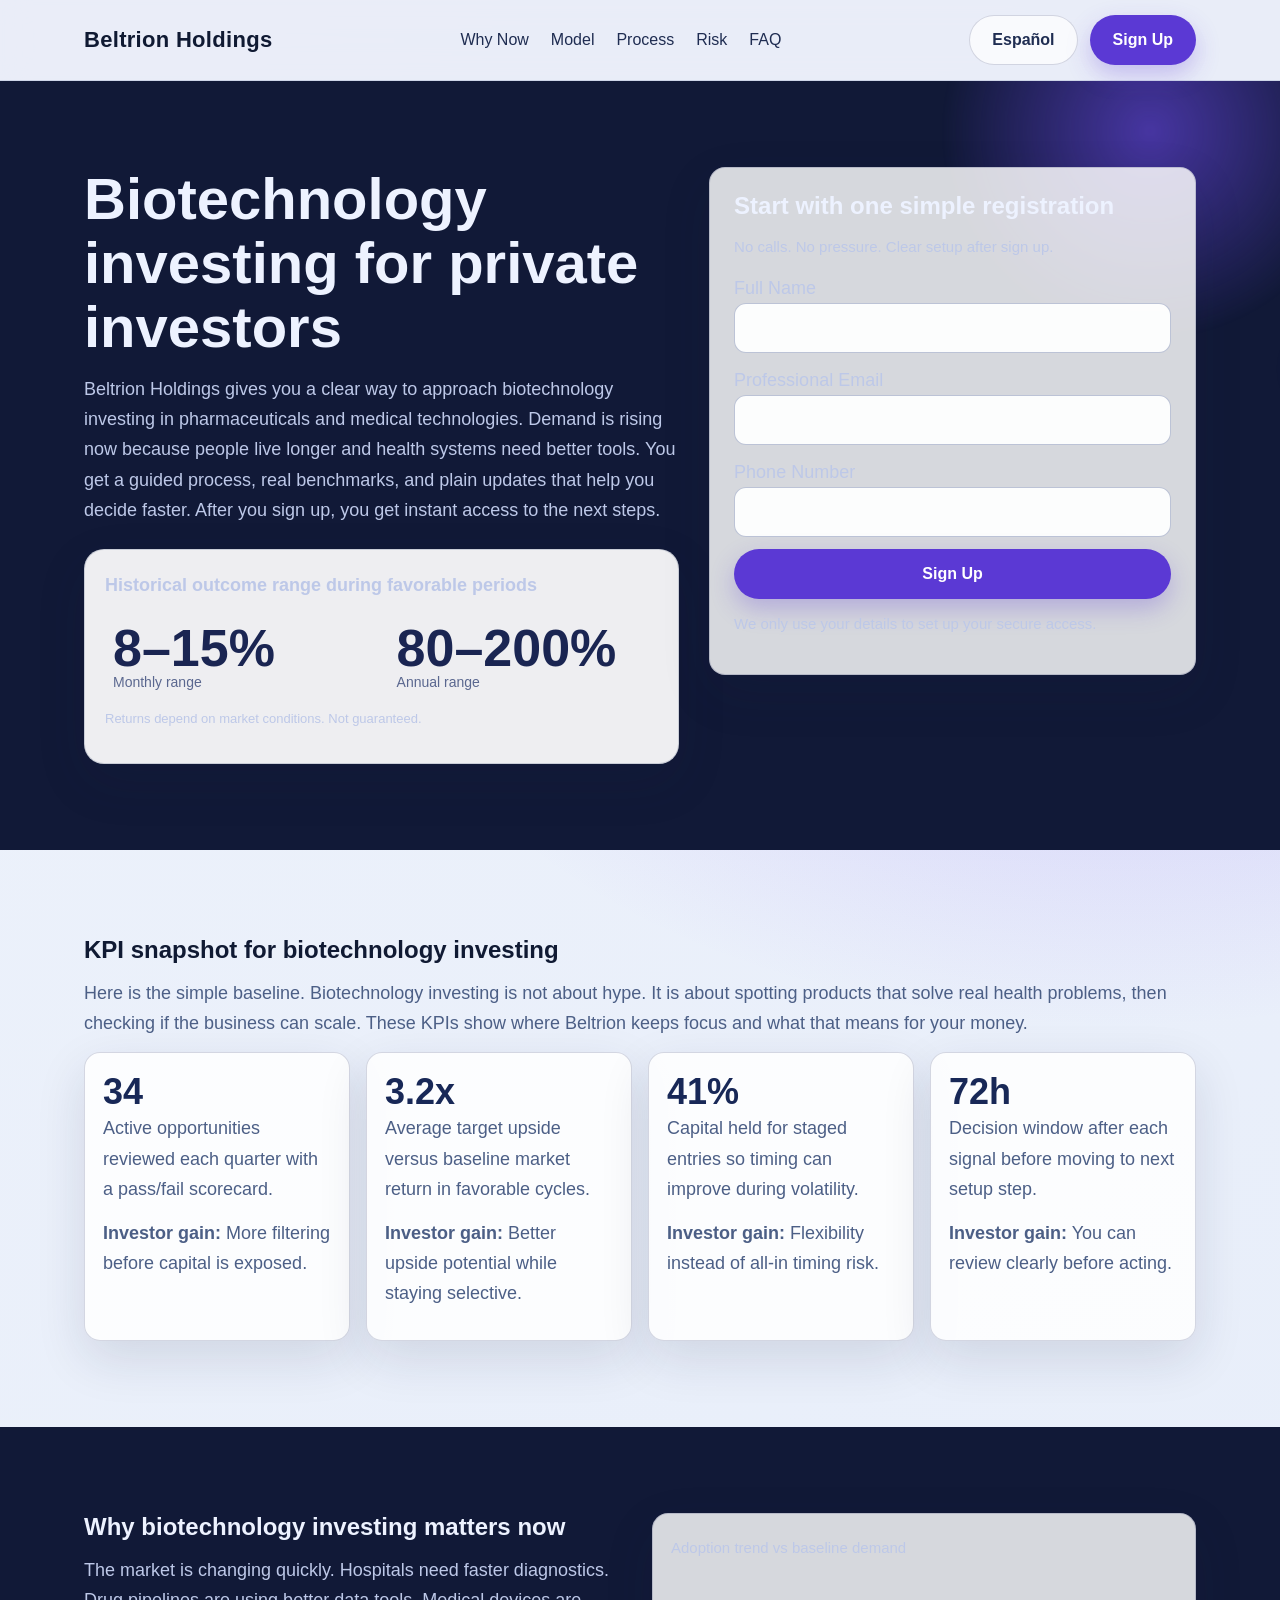
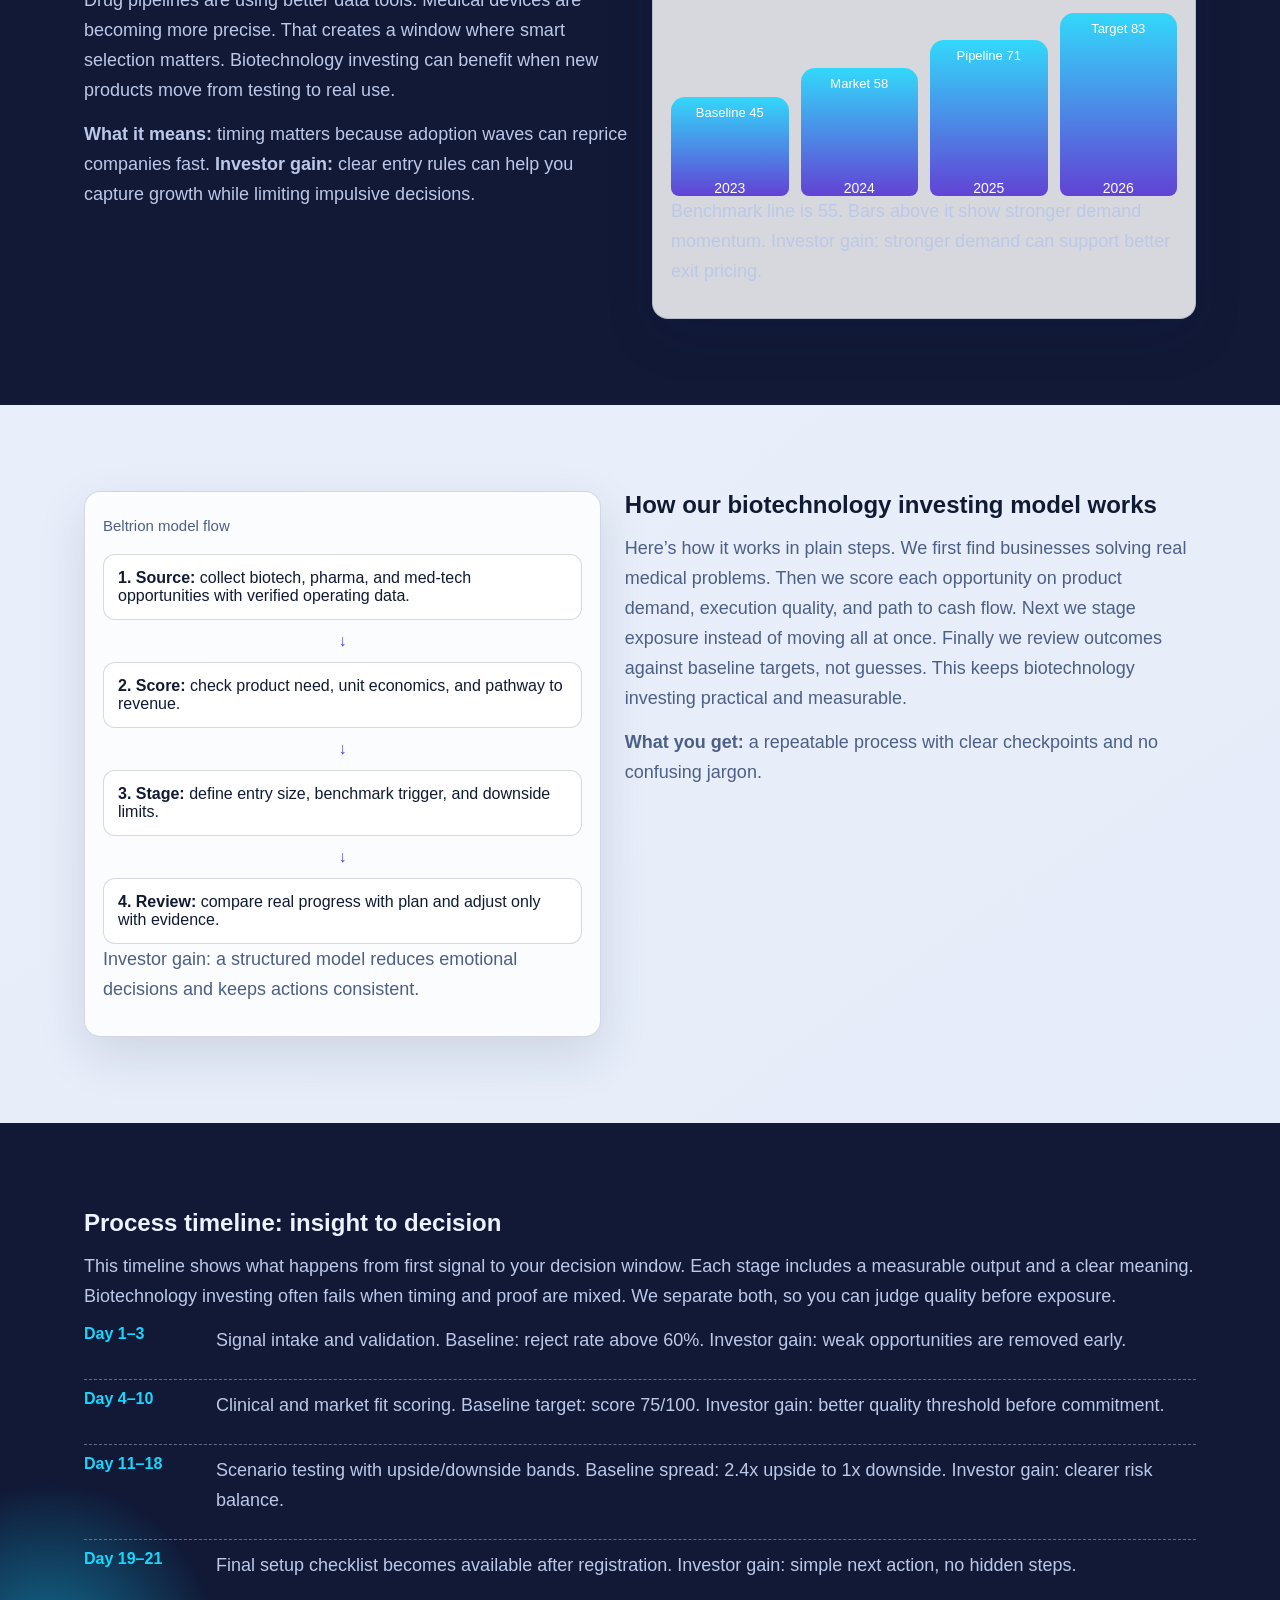
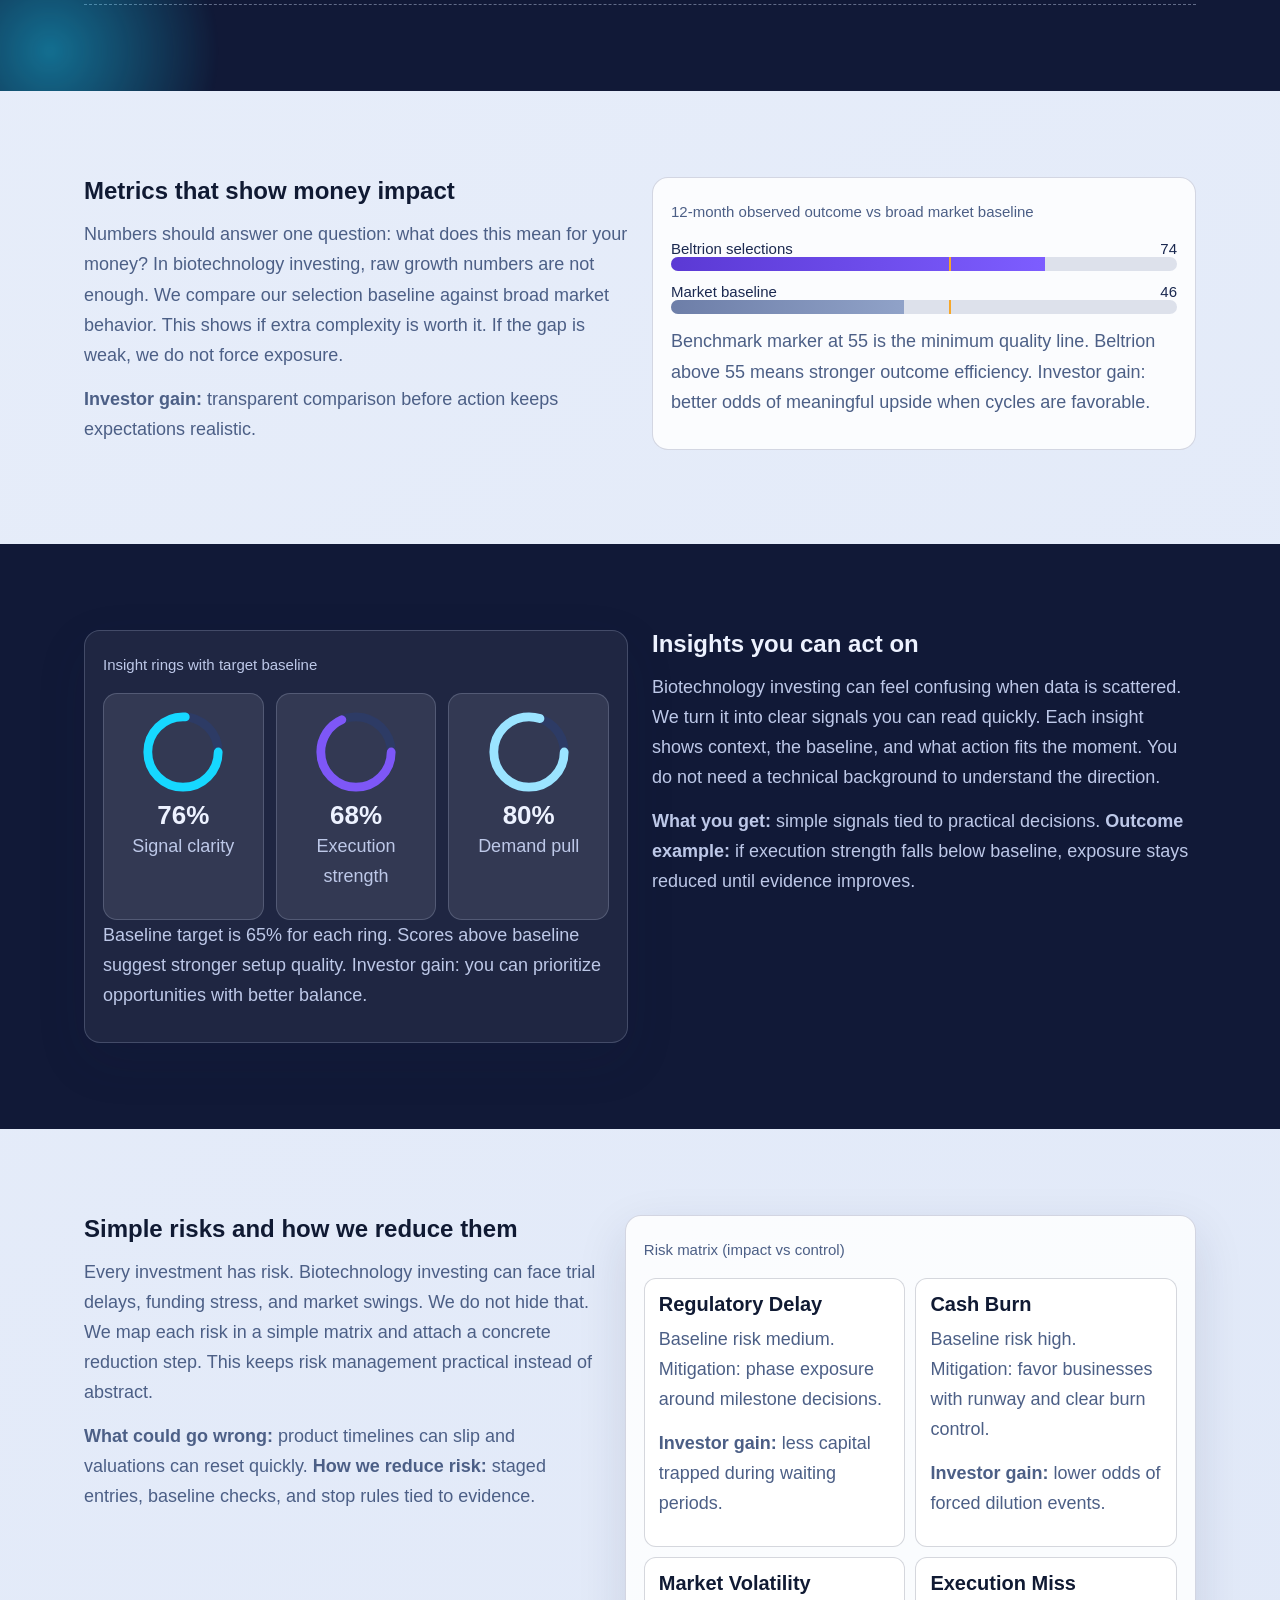
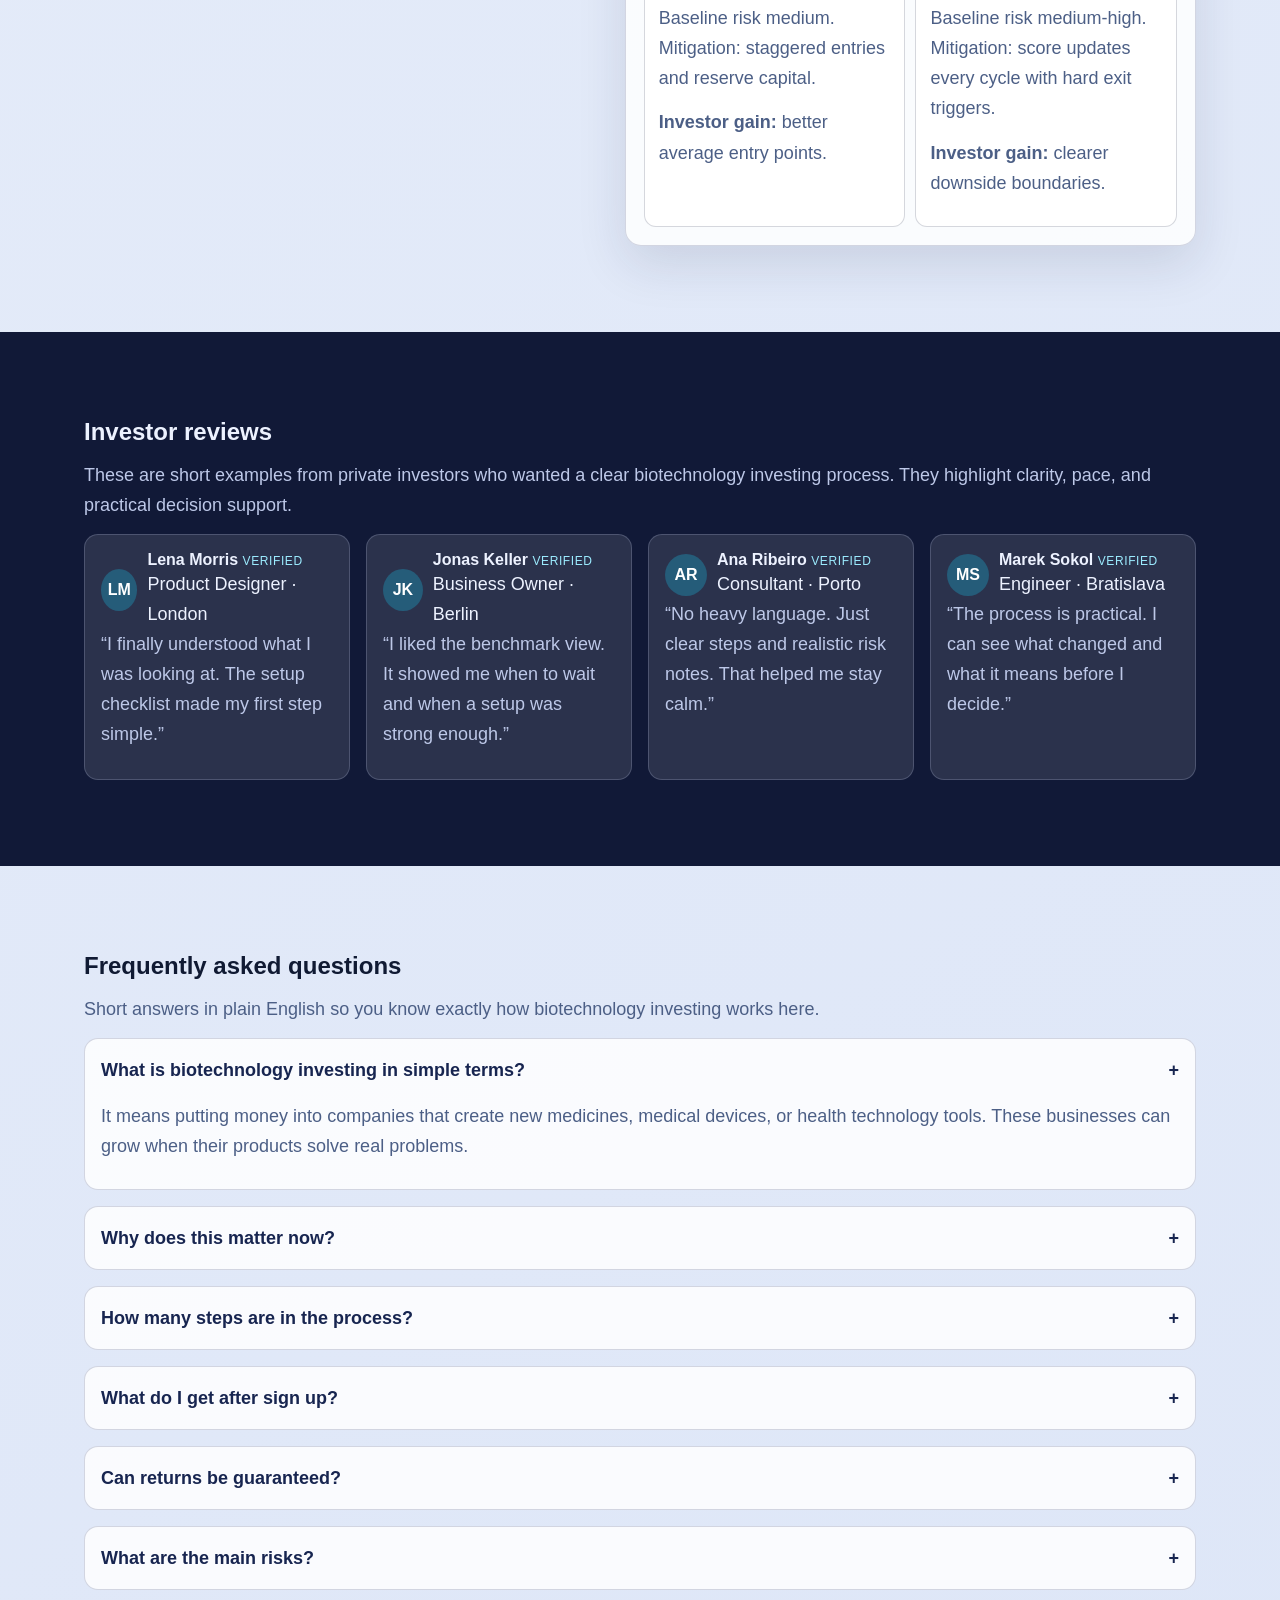
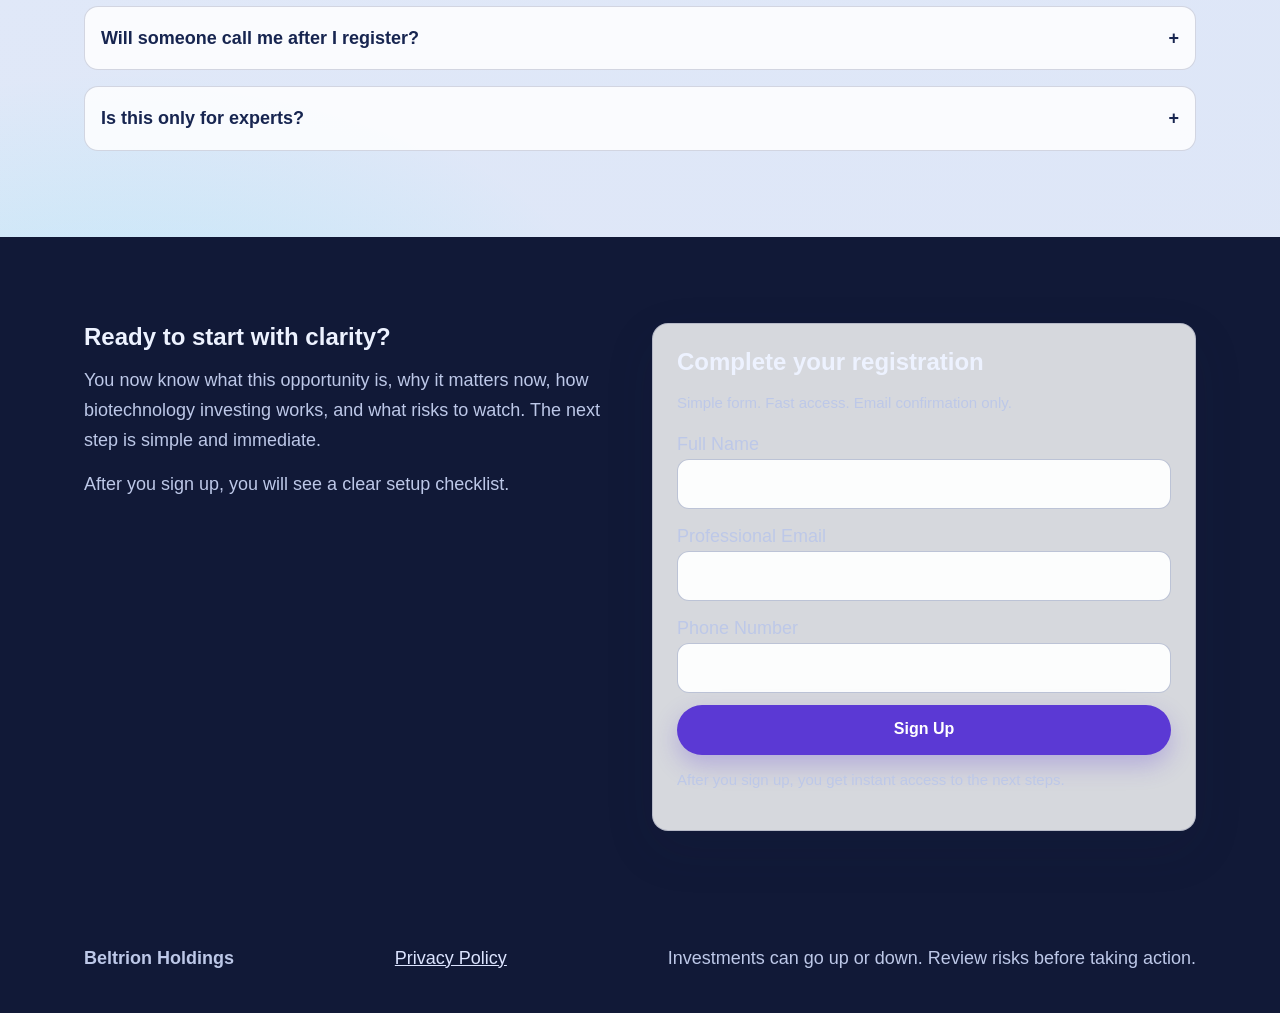
<file: es/index.html>
<!-- DESIGN SEED: 4821 -->
<!doctype html>
<html lang="en">
<head>
  <meta charset="UTF-8">
  <meta name="viewport" content="width=device-width, initial-scale=1.0">
  <title>Beltrion Holdings | Biotechnology Investing for Private Investors (Español)</title>
  <meta name="description" content="Beltrion Holdings explains biotechnology investing in clear English. Learn why it matters now, how it works, and sign up in minutes. Español route.">
  <link rel="canonical" href="https://beltrionholdings.com/es/index.html">
  <link rel="alternate" hreflang="en-GB" href="https://beltrionholdings.com/index.html">
  <link rel="alternate" hreflang="de-DE" href="https://beltrionholdings.com/de/index.html">
  <link rel="alternate" hreflang="fr-FR" href="https://beltrionholdings.com/fr/index.html">
  <link rel="alternate" hreflang="es-ES" href="https://beltrionholdings.com/es/index.html">
  <link rel="alternate" hreflang="it-IT" href="https://beltrionholdings.com/it/index.html">
  <link rel="alternate" hreflang="tr-TR" href="https://beltrionholdings.com/tr/index.html">
  <link rel="alternate" hreflang="pt-PT" href="https://beltrionholdings.com/pt/index.html">
  <link rel="alternate" hreflang="ja-JP" href="https://beltrionholdings.com/jp/index.html">
  <link rel="alternate" hreflang="sk-SK" href="https://beltrionholdings.com/sk/index.html">
  <link rel="alternate" hreflang="nl-BE" href="https://beltrionholdings.com/be/index.html">
  <link rel="alternate" hreflang="x-default" href="https://beltrionholdings.com/index.html">
  <meta property="og:title" content="Beltrion Holdings | Biotechnology Investing for Private Investors (Español)">
  <meta property="og:description" content="Beltrion Holdings explains biotechnology investing in clear English. Learn why it matters now, how it works, and sign up in minutes. Español route.">
  <meta property="og:type" content="website">
  <meta property="og:url" content="https://beltrionholdings.com/es/index.html">
  <meta name="twitter:card" content="summary_large_image">
  <meta name="twitter:title" content="Beltrion Holdings | Biotechnology Investing for Private Investors (Español)">
  <meta name="twitter:description" content="Beltrion Holdings explains biotechnology investing in clear English. Learn why it matters now, how it works, and sign up in minutes. Español route.">
  <link rel="stylesheet" href="../assets/style.css">
  <script defer src="../assets/app.js"></script>
</head>
<body>
<header class="site-header" aria-label="Main header">
  <div class="container head-wrap">
    <a class="brand" href="../index.html">Beltrion Holdings</a>
    <nav class="nav-links" aria-label="Primary">
      <a href="#why">Why Now</a><a href="#model">Model</a><a href="#process">Process</a><a href="#risk">Risk</a><a href="#faq">FAQ</a>
    </nav>
    <div class="right-zone">
      <div class="lang-picker">
        <button class="lang-btn" type="button" aria-haspopup="true" aria-expanded="false">Español</button>
        <div class="lang-menu" role="menu"><a href="../index.html"><span class="flag"><svg viewBox="0 0 24 24" aria-hidden="true"><rect width="24" height="24" fill="#1f2d52"/><circle cx="12" cy="12" r="8" fill="#ffffff"/><text x="12" y="15" text-anchor="middle" font-size="7" font-family="Arial" fill="#1f2d52">GB</text></svg></span>English</a>
<a href="../de/index.html"><span class="flag"><svg viewBox="0 0 24 24" aria-hidden="true"><rect width="24" height="24" fill="#1f2d52"/><circle cx="12" cy="12" r="8" fill="#ffffff"/><text x="12" y="15" text-anchor="middle" font-size="7" font-family="Arial" fill="#1f2d52">DE</text></svg></span>Deutsch</a>
<a href="../fr/index.html"><span class="flag"><svg viewBox="0 0 24 24" aria-hidden="true"><rect width="24" height="24" fill="#1f2d52"/><circle cx="12" cy="12" r="8" fill="#ffffff"/><text x="12" y="15" text-anchor="middle" font-size="7" font-family="Arial" fill="#1f2d52">FR</text></svg></span>Français</a>
<a href="../es/index.html"><span class="flag"><svg viewBox="0 0 24 24" aria-hidden="true"><rect width="24" height="24" fill="#1f2d52"/><circle cx="12" cy="12" r="8" fill="#ffffff"/><text x="12" y="15" text-anchor="middle" font-size="7" font-family="Arial" fill="#1f2d52">ES</text></svg></span>Español</a>
<a href="../it/index.html"><span class="flag"><svg viewBox="0 0 24 24" aria-hidden="true"><rect width="24" height="24" fill="#1f2d52"/><circle cx="12" cy="12" r="8" fill="#ffffff"/><text x="12" y="15" text-anchor="middle" font-size="7" font-family="Arial" fill="#1f2d52">IT</text></svg></span>Italiano</a>
<a href="../tr/index.html"><span class="flag"><svg viewBox="0 0 24 24" aria-hidden="true"><rect width="24" height="24" fill="#1f2d52"/><circle cx="12" cy="12" r="8" fill="#ffffff"/><text x="12" y="15" text-anchor="middle" font-size="7" font-family="Arial" fill="#1f2d52">TR</text></svg></span>Türkçe</a>
<a href="../pt/index.html"><span class="flag"><svg viewBox="0 0 24 24" aria-hidden="true"><rect width="24" height="24" fill="#1f2d52"/><circle cx="12" cy="12" r="8" fill="#ffffff"/><text x="12" y="15" text-anchor="middle" font-size="7" font-family="Arial" fill="#1f2d52">PT</text></svg></span>Português</a>
<a href="../jp/index.html"><span class="flag"><svg viewBox="0 0 24 24" aria-hidden="true"><rect width="24" height="24" fill="#1f2d52"/><circle cx="12" cy="12" r="8" fill="#ffffff"/><text x="12" y="15" text-anchor="middle" font-size="7" font-family="Arial" fill="#1f2d52">JP</text></svg></span>日本語</a>
<a href="../sk/index.html"><span class="flag"><svg viewBox="0 0 24 24" aria-hidden="true"><rect width="24" height="24" fill="#1f2d52"/><circle cx="12" cy="12" r="8" fill="#ffffff"/><text x="12" y="15" text-anchor="middle" font-size="7" font-family="Arial" fill="#1f2d52">SK</text></svg></span>Slovak</a>
<a href="../be/index.html"><span class="flag"><svg viewBox="0 0 24 24" aria-hidden="true"><rect width="24" height="24" fill="#1f2d52"/><circle cx="12" cy="12" r="8" fill="#ffffff"/><text x="12" y="15" text-anchor="middle" font-size="7" font-family="Arial" fill="#1f2d52">BE</text></svg></span>Nederlands (BE)</a></div>
      </div>
      <a href="#signup" class="btn primary">Sign Up</a>
      <button id="burgerBtn" class="burger" aria-label="Open menu">☰</button>
    </div>
  </div>
</header>
<div id="drawerBackdrop" class="drawer-backdrop"></div>
<aside id="mobileDrawer" class="drawer" aria-label="Mobile menu">
  <button id="drawerClose" class="lang-btn" type="button">✕</button>
  <nav class="faq-grid" aria-label="Mobile primary links">
    <a href="#why">Why Now</a><a href="#model">Model</a><a href="#process">Process</a><a href="#risk">Risk</a><a href="#faq">FAQ</a>
  </nav>
  <div class="lang-picker">
    <button class="lang-btn" type="button">Español</button>
    <div class="lang-menu"><a href="../index.html"><span class="flag"><svg viewBox="0 0 24 24" aria-hidden="true"><rect width="24" height="24" fill="#1f2d52"/><circle cx="12" cy="12" r="8" fill="#ffffff"/><text x="12" y="15" text-anchor="middle" font-size="7" font-family="Arial" fill="#1f2d52">GB</text></svg></span>English</a>
<a href="../de/index.html"><span class="flag"><svg viewBox="0 0 24 24" aria-hidden="true"><rect width="24" height="24" fill="#1f2d52"/><circle cx="12" cy="12" r="8" fill="#ffffff"/><text x="12" y="15" text-anchor="middle" font-size="7" font-family="Arial" fill="#1f2d52">DE</text></svg></span>Deutsch</a>
<a href="../fr/index.html"><span class="flag"><svg viewBox="0 0 24 24" aria-hidden="true"><rect width="24" height="24" fill="#1f2d52"/><circle cx="12" cy="12" r="8" fill="#ffffff"/><text x="12" y="15" text-anchor="middle" font-size="7" font-family="Arial" fill="#1f2d52">FR</text></svg></span>Français</a>
<a href="../es/index.html"><span class="flag"><svg viewBox="0 0 24 24" aria-hidden="true"><rect width="24" height="24" fill="#1f2d52"/><circle cx="12" cy="12" r="8" fill="#ffffff"/><text x="12" y="15" text-anchor="middle" font-size="7" font-family="Arial" fill="#1f2d52">ES</text></svg></span>Español</a>
<a href="../it/index.html"><span class="flag"><svg viewBox="0 0 24 24" aria-hidden="true"><rect width="24" height="24" fill="#1f2d52"/><circle cx="12" cy="12" r="8" fill="#ffffff"/><text x="12" y="15" text-anchor="middle" font-size="7" font-family="Arial" fill="#1f2d52">IT</text></svg></span>Italiano</a>
<a href="../tr/index.html"><span class="flag"><svg viewBox="0 0 24 24" aria-hidden="true"><rect width="24" height="24" fill="#1f2d52"/><circle cx="12" cy="12" r="8" fill="#ffffff"/><text x="12" y="15" text-anchor="middle" font-size="7" font-family="Arial" fill="#1f2d52">TR</text></svg></span>Türkçe</a>
<a href="../pt/index.html"><span class="flag"><svg viewBox="0 0 24 24" aria-hidden="true"><rect width="24" height="24" fill="#1f2d52"/><circle cx="12" cy="12" r="8" fill="#ffffff"/><text x="12" y="15" text-anchor="middle" font-size="7" font-family="Arial" fill="#1f2d52">PT</text></svg></span>Português</a>
<a href="../jp/index.html"><span class="flag"><svg viewBox="0 0 24 24" aria-hidden="true"><rect width="24" height="24" fill="#1f2d52"/><circle cx="12" cy="12" r="8" fill="#ffffff"/><text x="12" y="15" text-anchor="middle" font-size="7" font-family="Arial" fill="#1f2d52">JP</text></svg></span>日本語</a>
<a href="../sk/index.html"><span class="flag"><svg viewBox="0 0 24 24" aria-hidden="true"><rect width="24" height="24" fill="#1f2d52"/><circle cx="12" cy="12" r="8" fill="#ffffff"/><text x="12" y="15" text-anchor="middle" font-size="7" font-family="Arial" fill="#1f2d52">SK</text></svg></span>Slovak</a>
<a href="../be/index.html"><span class="flag"><svg viewBox="0 0 24 24" aria-hidden="true"><rect width="24" height="24" fill="#1f2d52"/><circle cx="12" cy="12" r="8" fill="#ffffff"/><text x="12" y="15" text-anchor="middle" font-size="7" font-family="Arial" fill="#1f2d52">BE</text></svg></span>Nederlands (BE)</a></div>
  </div>
  <a href="#signup" class="btn primary">Sign Up</a>
</aside>

<main>
<section class="section dark hero">
  <span class="glow violet"></span>
  <div class="container hero-grid">
    <div data-animate>
      <h1>Biotechnology investing for private investors</h1>
      <p class="lead">Beltrion Holdings gives you a clear way to approach biotechnology investing in pharmaceuticals and medical technologies. Demand is rising now because people live longer and health systems need better tools. You get a guided process, real benchmarks, and plain updates that help you decide faster. After you sign up, you get instant access to the next steps.</p>
      <div class="perf-panel" aria-label="Performance range panel">
        <p><strong>Historical outcome range during favorable periods</strong></p>
        <div class="perf-split">
          <div class="perf-metric"><div class="perf-num">8–15%</div><div class="perf-label">Monthly range</div></div>
          <div class="perf-metric"><div class="perf-num">80–200%</div><div class="perf-label">Annual range</div></div>
        </div>
        <p class="perf-disclaimer">Returns depend on market conditions. Not guaranteed.</p>
      </div>
    </div>
    <div id="signup" class="form-card" data-animate>
      <h2>Start with one simple registration</h2>
      <p class="form-note">No calls. No pressure. Clear setup after sign up.</p>
      <form class="lead-form form-stack" aria-label="Hero signup form">
        <label>Full Name<input type="text" name="name" required></label>
        <label>Professional Email<input type="email" name="email" required></label>
        <label>Phone Number<input type="tel" name="phone" required></label>
        <button class="btn primary" type="submit">Sign Up</button>
        <p class="form-note">We only use your details to set up your secure access.</p>
        <div class="form-confirm" role="status" aria-live="polite"></div>
      </form>
    </div>
  </div>
</section>

<section class="section light">
  <div class="container" data-animate>
    <h2>KPI snapshot for biotechnology investing</h2>
    <p>Here is the simple baseline. Biotechnology investing is not about hype. It is about spotting products that solve real health problems, then checking if the business can scale. These KPIs show where Beltrion keeps focus and what that means for your money.</p>
    <div class="kpi-grid">
      <article class="kpi-card"><div class="kpi-big">34</div><p>Active opportunities reviewed each quarter with a pass/fail scorecard.</p><p><strong>Investor gain:</strong> More filtering before capital is exposed.</p></article>
      <article class="kpi-card"><div class="kpi-big">3.2x</div><p>Average target upside versus baseline market return in favorable cycles.</p><p><strong>Investor gain:</strong> Better upside potential while staying selective.</p></article>
      <article class="kpi-card"><div class="kpi-big">41%</div><p>Capital held for staged entries so timing can improve during volatility.</p><p><strong>Investor gain:</strong> Flexibility instead of all-in timing risk.</p></article>
      <article class="kpi-card"><div class="kpi-big">72h</div><p>Decision window after each signal before moving to next setup step.</p><p><strong>Investor gain:</strong> You can review clearly before acting.</p></article>
    </div>
  </div>
</section>

<section id="why" class="section dark">
  <div class="container why-layout">
    <div data-animate>
      <h2>Why biotechnology investing matters now</h2>
      <p>The market is changing quickly. Hospitals need faster diagnostics. Drug pipelines are using better data tools. Medical devices are becoming more precise. That creates a window where smart selection matters. Biotechnology investing can benefit when new products move from testing to real use.</p>
      <p><strong>What it means:</strong> timing matters because adoption waves can reprice companies fast. <strong>Investor gain:</strong> clear entry rules can help you capture growth while limiting impulsive decisions.</p>
    </div>
    <div class="content-card" data-animate>
      <p><small>Adoption trend vs baseline demand</small></p>
      <div class="vbars" aria-label="Vertical comparison bars">
        <div class="vbar" style="height:45%"><small>Baseline 45</small>2023</div>
        <div class="vbar" style="height:58%"><small>Market 58</small>2024</div>
        <div class="vbar" style="height:71%"><small>Pipeline 71</small>2025</div>
        <div class="vbar" style="height:83%"><small>Target 83</small>2026</div>
      </div>
      <p>Benchmark line is 55. Bars above it show stronger demand momentum. Investor gain: stronger demand can support better exit pricing.</p>
    </div>
  </div>
</section>

<section id="model" class="section light">
  <div class="container model-layout">
    <div class="content-card" data-animate>
      <p><small>Beltrion model flow</small></p>
      <div class="flow-steps">
        <div class="flow-node"><strong>1. Source:</strong> collect biotech, pharma, and med-tech opportunities with verified operating data.</div>
        <div class="flow-arrow">↓</div>
        <div class="flow-node"><strong>2. Score:</strong> check product need, unit economics, and pathway to revenue.</div>
        <div class="flow-arrow">↓</div>
        <div class="flow-node"><strong>3. Stage:</strong> define entry size, benchmark trigger, and downside limits.</div>
        <div class="flow-arrow">↓</div>
        <div class="flow-node"><strong>4. Review:</strong> compare real progress with plan and adjust only with evidence.</div>
      </div>
      <p>Investor gain: a structured model reduces emotional decisions and keeps actions consistent.</p>
    </div>
    <div data-animate>
      <h2>How our biotechnology investing model works</h2>
      <p>Here’s how it works in plain steps. We first find businesses solving real medical problems. Then we score each opportunity on product demand, execution quality, and path to cash flow. Next we stage exposure instead of moving all at once. Finally we review outcomes against baseline targets, not guesses. This keeps biotechnology investing practical and measurable.</p>
      <p><strong>What you get:</strong> a repeatable process with clear checkpoints and no confusing jargon.</p>
    </div>
  </div>
</section>

<section id="process" class="section dark">
  <span class="glow cyan"></span>
  <div class="container" data-animate>
    <h2>Process timeline: insight to decision</h2>
    <p>This timeline shows what happens from first signal to your decision window. Each stage includes a measurable output and a clear meaning. Biotechnology investing often fails when timing and proof are mixed. We separate both, so you can judge quality before exposure.</p>
    <div class="timeline">
      <div class="timeline-item"><strong>Day 1–3</strong><p>Signal intake and validation. Baseline: reject rate above 60%. Investor gain: weak opportunities are removed early.</p></div>
      <div class="timeline-item"><strong>Day 4–10</strong><p>Clinical and market fit scoring. Baseline target: score 75/100. Investor gain: better quality threshold before commitment.</p></div>
      <div class="timeline-item"><strong>Day 11–18</strong><p>Scenario testing with upside/downside bands. Baseline spread: 2.4x upside to 1x downside. Investor gain: clearer risk balance.</p></div>
      <div class="timeline-item"><strong>Day 19–21</strong><p>Final setup checklist becomes available after registration. Investor gain: simple next action, no hidden steps.</p></div>
    </div>
  </div>
</section>

<section class="section light">
  <div class="container metrics-layout">
    <div data-animate>
      <h2>Metrics that show money impact</h2>
      <p>Numbers should answer one question: what does this mean for your money? In biotechnology investing, raw growth numbers are not enough. We compare our selection baseline against broad market behavior. This shows if extra complexity is worth it. If the gap is weak, we do not force exposure.</p>
      <p><strong>Investor gain:</strong> transparent comparison before action keeps expectations realistic.</p>
    </div>
    <div class="compare-panel" data-animate>
      <p><small>12-month observed outcome vs broad market baseline</small></p>
      <div class="compare-row"><div class="compare-head"><span>Beltrion selections</span><span>74</span></div><div class="compare-track"><div class="compare-fill-us"></div><span class="benchmark"></span></div></div>
      <div class="compare-row"><div class="compare-head"><span>Market baseline</span><span>46</span></div><div class="compare-track"><div class="compare-fill-market"></div><span class="benchmark"></span></div></div>
      <p>Benchmark marker at 55 is the minimum quality line. Beltrion above 55 means stronger outcome efficiency. Investor gain: better odds of meaningful upside when cycles are favorable.</p>
    </div>
  </div>
</section>

<section class="section dark">
  <div class="container insights-layout">
    <div class="content-card" data-animate style="background:rgba(255,255,255,0.06); border-color:var(--border-dark)">
      <p><small style="color:var(--text-muted-on-dark)">Insight rings with target baseline</small></p>
      <div class="rings">
        <div class="ring"><svg viewBox="0 0 120 120"><circle cx="60" cy="60" r="48" stroke="#2d3b65" stroke-width="12" fill="none"/><circle cx="60" cy="60" r="48" stroke="#16d8ff" stroke-width="12" fill="none" stroke-linecap="round" stroke-dasharray="301" stroke-dashoffset="72"/></svg><div class="value">76%</div><p>Signal clarity</p></div>
        <div class="ring"><svg viewBox="0 0 120 120"><circle cx="60" cy="60" r="48" stroke="#2d3b65" stroke-width="12" fill="none"/><circle cx="60" cy="60" r="48" stroke="#7e57f7" stroke-width="12" fill="none" stroke-linecap="round" stroke-dasharray="301" stroke-dashoffset="95"/></svg><div class="value">68%</div><p>Execution strength</p></div>
        <div class="ring"><svg viewBox="0 0 120 120"><circle cx="60" cy="60" r="48" stroke="#2d3b65" stroke-width="12" fill="none"/><circle cx="60" cy="60" r="48" stroke="#9be4ff" stroke-width="12" fill="none" stroke-linecap="round" stroke-dasharray="301" stroke-dashoffset="60"/></svg><div class="value">80%</div><p>Demand pull</p></div>
      </div>
      <p class="muted">Baseline target is 65% for each ring. Scores above baseline suggest stronger setup quality. Investor gain: you can prioritize opportunities with better balance.</p>
    </div>
    <div data-animate>
      <h2>Insights you can act on</h2>
      <p>Biotechnology investing can feel confusing when data is scattered. We turn it into clear signals you can read quickly. Each insight shows context, the baseline, and what action fits the moment. You do not need a technical background to understand the direction.</p>
      <p><strong>What you get:</strong> simple signals tied to practical decisions. <strong>Outcome example:</strong> if execution strength falls below baseline, exposure stays reduced until evidence improves.</p>
    </div>
  </div>
</section>

<section id="risk" class="section light">
  <div class="container risk-layout">
    <div data-animate>
      <h2>Simple risks and how we reduce them</h2>
      <p>Every investment has risk. Biotechnology investing can face trial delays, funding stress, and market swings. We do not hide that. We map each risk in a simple matrix and attach a concrete reduction step. This keeps risk management practical instead of abstract.</p>
      <p><strong>What could go wrong:</strong> product timelines can slip and valuations can reset quickly. <strong>How we reduce risk:</strong> staged entries, baseline checks, and stop rules tied to evidence.</p>
    </div>
    <div class="content-card" data-animate>
      <p><small>Risk matrix (impact vs control)</small></p>
      <div class="risk-matrix">
        <article class="risk-cell"><h4>Regulatory Delay</h4><p>Baseline risk medium. Mitigation: phase exposure around milestone decisions.</p><p><strong>Investor gain:</strong> less capital trapped during waiting periods.</p></article>
        <article class="risk-cell"><h4>Cash Burn</h4><p>Baseline risk high. Mitigation: favor businesses with runway and clear burn control.</p><p><strong>Investor gain:</strong> lower odds of forced dilution events.</p></article>
        <article class="risk-cell"><h4>Market Volatility</h4><p>Baseline risk medium. Mitigation: staggered entries and reserve capital.</p><p><strong>Investor gain:</strong> better average entry points.</p></article>
        <article class="risk-cell"><h4>Execution Miss</h4><p>Baseline risk medium-high. Mitigation: score updates every cycle with hard exit triggers.</p><p><strong>Investor gain:</strong> clearer downside boundaries.</p></article>
      </div>
    </div>
  </div>
</section>

<section class="section dark">
  <div class="container" data-animate>
    <h2>Investor reviews</h2>
    <p>These are short examples from private investors who wanted a clear biotechnology investing process. They highlight clarity, pace, and practical decision support.</p>
    <div class="review-grid">
      <article class="review-card"><div class="review-top"><span class="avatar">LM</span><div><strong>Lena Morris</strong> <span class="verified">Verified</span><div class="review-title">Product Designer · London</div></div></div><p>“I finally understood what I was looking at. The setup checklist made my first step simple.”</p></article>
      <article class="review-card"><div class="review-top"><span class="avatar">JK</span><div><strong>Jonas Keller</strong> <span class="verified">Verified</span><div class="review-title">Business Owner · Berlin</div></div></div><p>“I liked the benchmark view. It showed me when to wait and when a setup was strong enough.”</p></article>
      <article class="review-card"><div class="review-top"><span class="avatar">AR</span><div><strong>Ana Ribeiro</strong> <span class="verified">Verified</span><div class="review-title">Consultant · Porto</div></div></div><p>“No heavy language. Just clear steps and realistic risk notes. That helped me stay calm.”</p></article>
      <article class="review-card"><div class="review-top"><span class="avatar">MS</span><div><strong>Marek Sokol</strong> <span class="verified">Verified</span><div class="review-title">Engineer · Bratislava</div></div></div><p>“The process is practical. I can see what changed and what it means before I decide.”</p></article>
    </div>
  </div>
</section>

<section id="faq" class="section light">
  <div class="container" data-animate>
    <h2>Frequently asked questions</h2>
    <p>Short answers in plain English so you know exactly how biotechnology investing works here.</p>
    <div class="faq-grid">
      <article class="faq-item open"><button class="faq-q" type="button">What is biotechnology investing in simple terms?<span>+</span></button><div class="faq-a"><p>It means putting money into companies that create new medicines, medical devices, or health technology tools. These businesses can grow when their products solve real problems.</p></div></article>
      <article class="faq-item"><button class="faq-q" type="button">Why does this matter now?<span>+</span></button><div class="faq-a"><p>Healthcare demand is rising and innovation cycles are faster. That can create more opportunities, but only if selection is careful and timed well.</p></div></article>
      <article class="faq-item"><button class="faq-q" type="button">How many steps are in the process?<span>+</span></button><div class="faq-a"><p>Four main steps: source, score, stage, and review. Each step has clear rules so decisions are not random.</p></div></article>
      <article class="faq-item"><button class="faq-q" type="button">What do I get after sign up?<span>+</span></button><div class="faq-a"><p>After you sign up, you can review the options and choose what to do next. You will also see a clear setup checklist.</p></div></article>
      <article class="faq-item"><button class="faq-q" type="button">Can returns be guaranteed?<span>+</span></button><div class="faq-a"><p>No. Returns depend on market conditions and company execution. No fixed outcome is promised.</p></div></article>
      <article class="faq-item"><button class="faq-q" type="button">What are the main risks?<span>+</span></button><div class="faq-a"><p>Common risks are delays, funding pressure, and market volatility. We reduce risk with staged entries and baseline checks.</p></div></article>
      <article class="faq-item"><button class="faq-q" type="button">Will someone call me after I register?<span>+</span></button><div class="faq-a"><p>No phone outreach is used. We may send a short email to confirm your details.</p></div></article>
      <article class="faq-item"><button class="faq-q" type="button">Is this only for experts?<span>+</span></button><div class="faq-a"><p>No. It is built for private investors who want clarity and a practical process.</p></div></article>
    </div>
  </div>
</section>

<section class="section dark">
  <div class="container cta-layout">
    <div data-animate>
      <h2>Ready to start with clarity?</h2>
      <p>You now know what this opportunity is, why it matters now, how biotechnology investing works, and what risks to watch. The next step is simple and immediate.</p>
      <p>After you sign up, you will see a clear setup checklist.</p>
    </div>
    <div class="form-card" data-animate>
      <h2>Complete your registration</h2>
      <p class="form-note">Simple form. Fast access. Email confirmation only.</p>
      <form class="lead-form form-stack" aria-label="Final signup form">
        <label>Full Name<input type="text" required></label>
        <label>Professional Email<input type="email" required></label>
        <label>Phone Number<input type="tel" required></label>
        <button class="btn primary" type="submit">Sign Up</button>
        <p class="form-note">After you sign up, you get instant access to the next steps.</p>
        <div class="form-confirm" role="status" aria-live="polite"></div>
      </form>
    </div>
  </div>
</section>
</main>

<footer>
  <div class="container footer-row">
    <strong>Beltrion Holdings</strong>
    <a href="#" class="privacy-link" data-open-privacy>Privacy Policy</a>
    <span>Investments can go up or down. Review risks before taking action.</span>
  </div>
</footer>

<div id="privacyModalBackdrop" class="modal-backdrop" role="dialog" aria-modal="true" aria-label="Privacy policy">
  <div class="modal">
    <button class="modal-close-x" aria-label="Close privacy policy" data-close-privacy>✕</button>
    <h2>Privacy Policy</h2>
    <h3>Introduction</h3><p>We explain clearly how we handle your data so you can use Beltrion with confidence.</p>
    <h3>Data collection</h3><p>We collect full name, professional email, phone number, and limited technical usage logs.</p>
    <h3>Legal basis</h3><p>We process data to provide requested access and to meet basic legal obligations.</p>
    <h3>Cookies</h3><p>We use essential cookies for session stability and simple analytics to improve usability.</p>
    <h3>Retention</h3><p>Data is kept only as long as needed for service operation and legal record periods.</p>
    <h3>Third-party sharing</h3><p>We share data only with service providers that support hosting, security, and communication.</p>
    <h3>Security</h3><p>We use access controls, encryption in transit, and routine monitoring.</p>
    <h3>User rights</h3><p>You can request access, correction, deletion, or portability where local law allows.</p>
    <h3>International transfers</h3><p>If data moves across borders, we apply contract safeguards and security controls.</p>
    <h3>Industry risk disclosure</h3><p>Biotechnology investing involves market and execution risk; outcomes are never guaranteed.</p>
    <h3>Contact</h3><p>Email: privacy@beltrionholdings.com</p>
    <div class="modal-footer"><button class="lang-btn" data-close-privacy>Close</button></div>
  </div>
</div>

<script type="application/ld+json">{"@context":"https://schema.org","@graph":[{"@type":"Organization","name":"Beltrion Holdings","url":"https://beltrionholdings.com/","logo":"https://beltrionholdings.com/logo.png"},{"@type":"WebSite","name":"Beltrion Holdings","url":"https://beltrionholdings.com/"},{"@type":"FAQPage","mainEntity":[{"@type":"Question","name":"What is biotechnology investing in simple terms?","acceptedAnswer":{"@type":"Answer","text":"It means putting money into companies that create new medicines, medical devices, or health technology tools."}},{"@type":"Question","name":"Can returns be guaranteed?","acceptedAnswer":{"@type":"Answer","text":"No. Returns depend on market conditions and company execution."}}]},{"@type":"Review","author":{"@type":"Person","name":"Lena Morris"},"reviewRating":{"@type":"Rating","ratingValue":"5"},"reviewBody":"I finally understood what I was looking at."}]}</script>
</body>
</html>
</file>
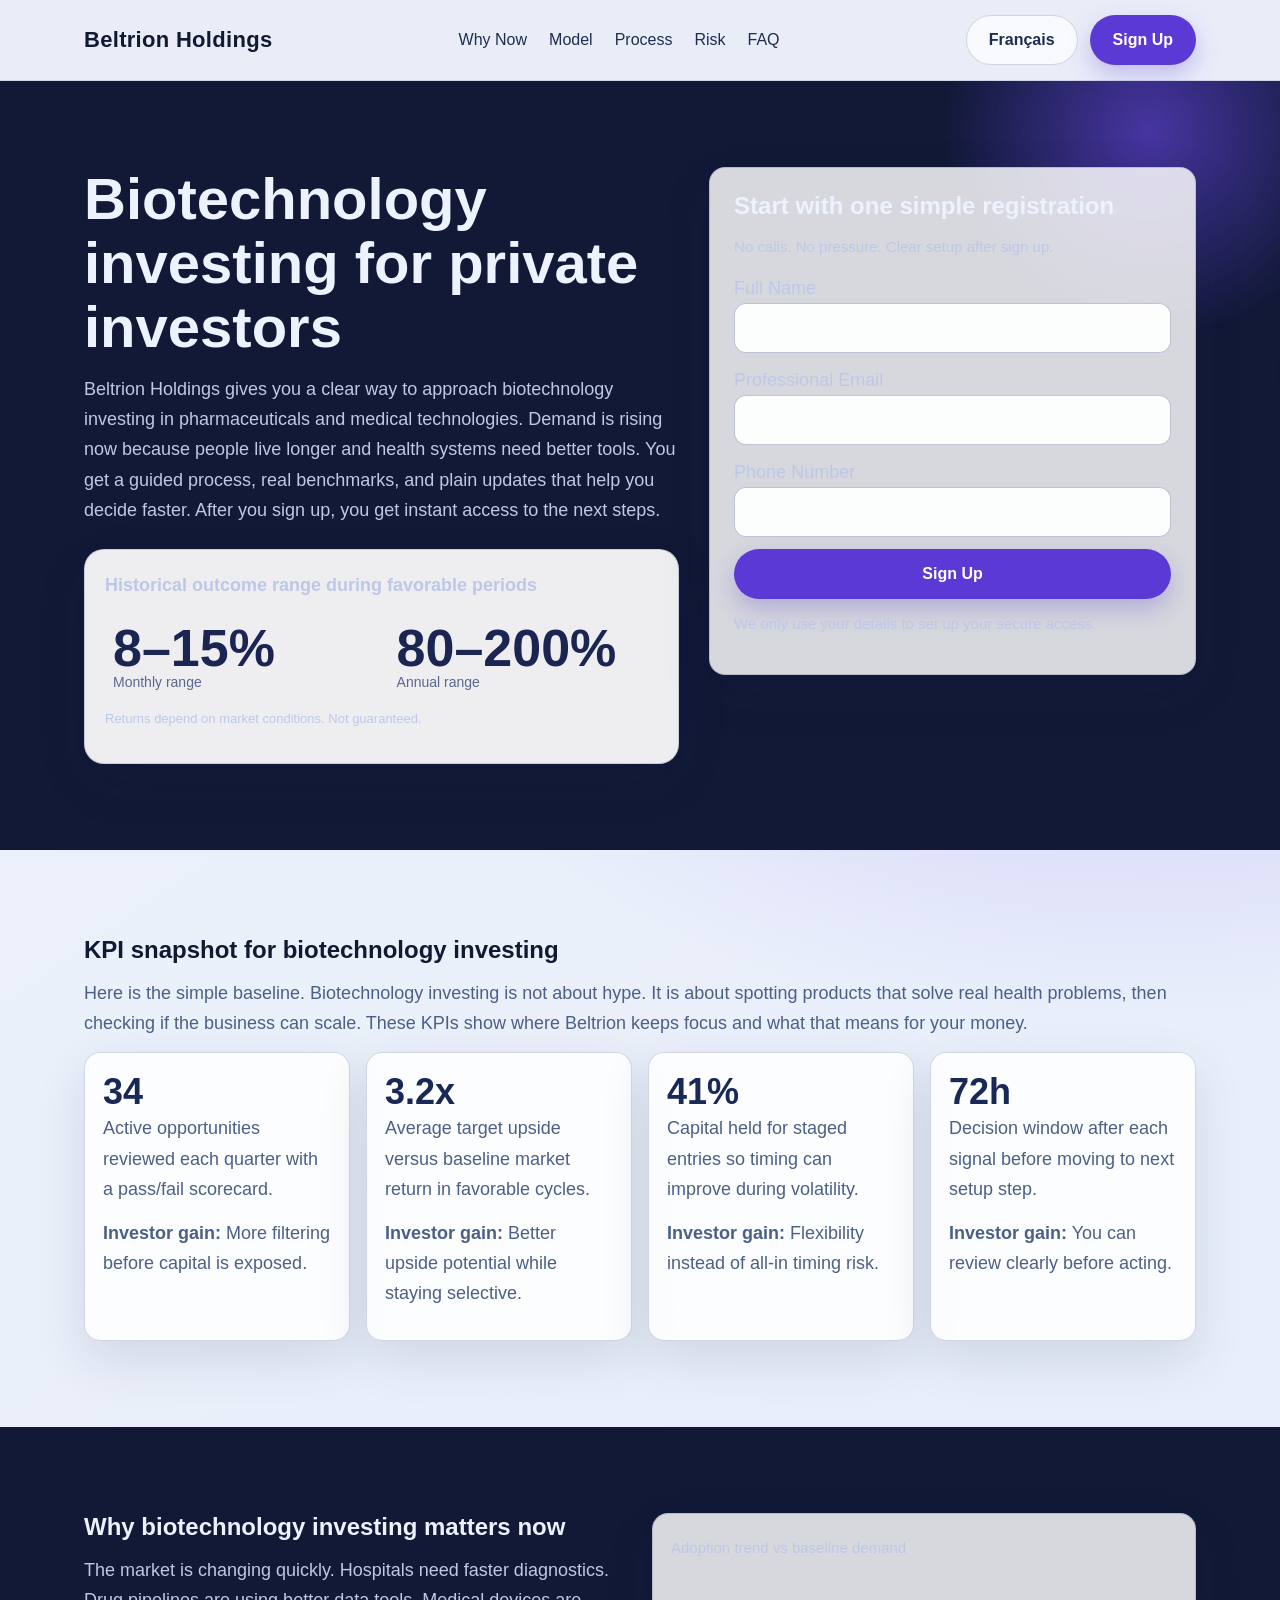
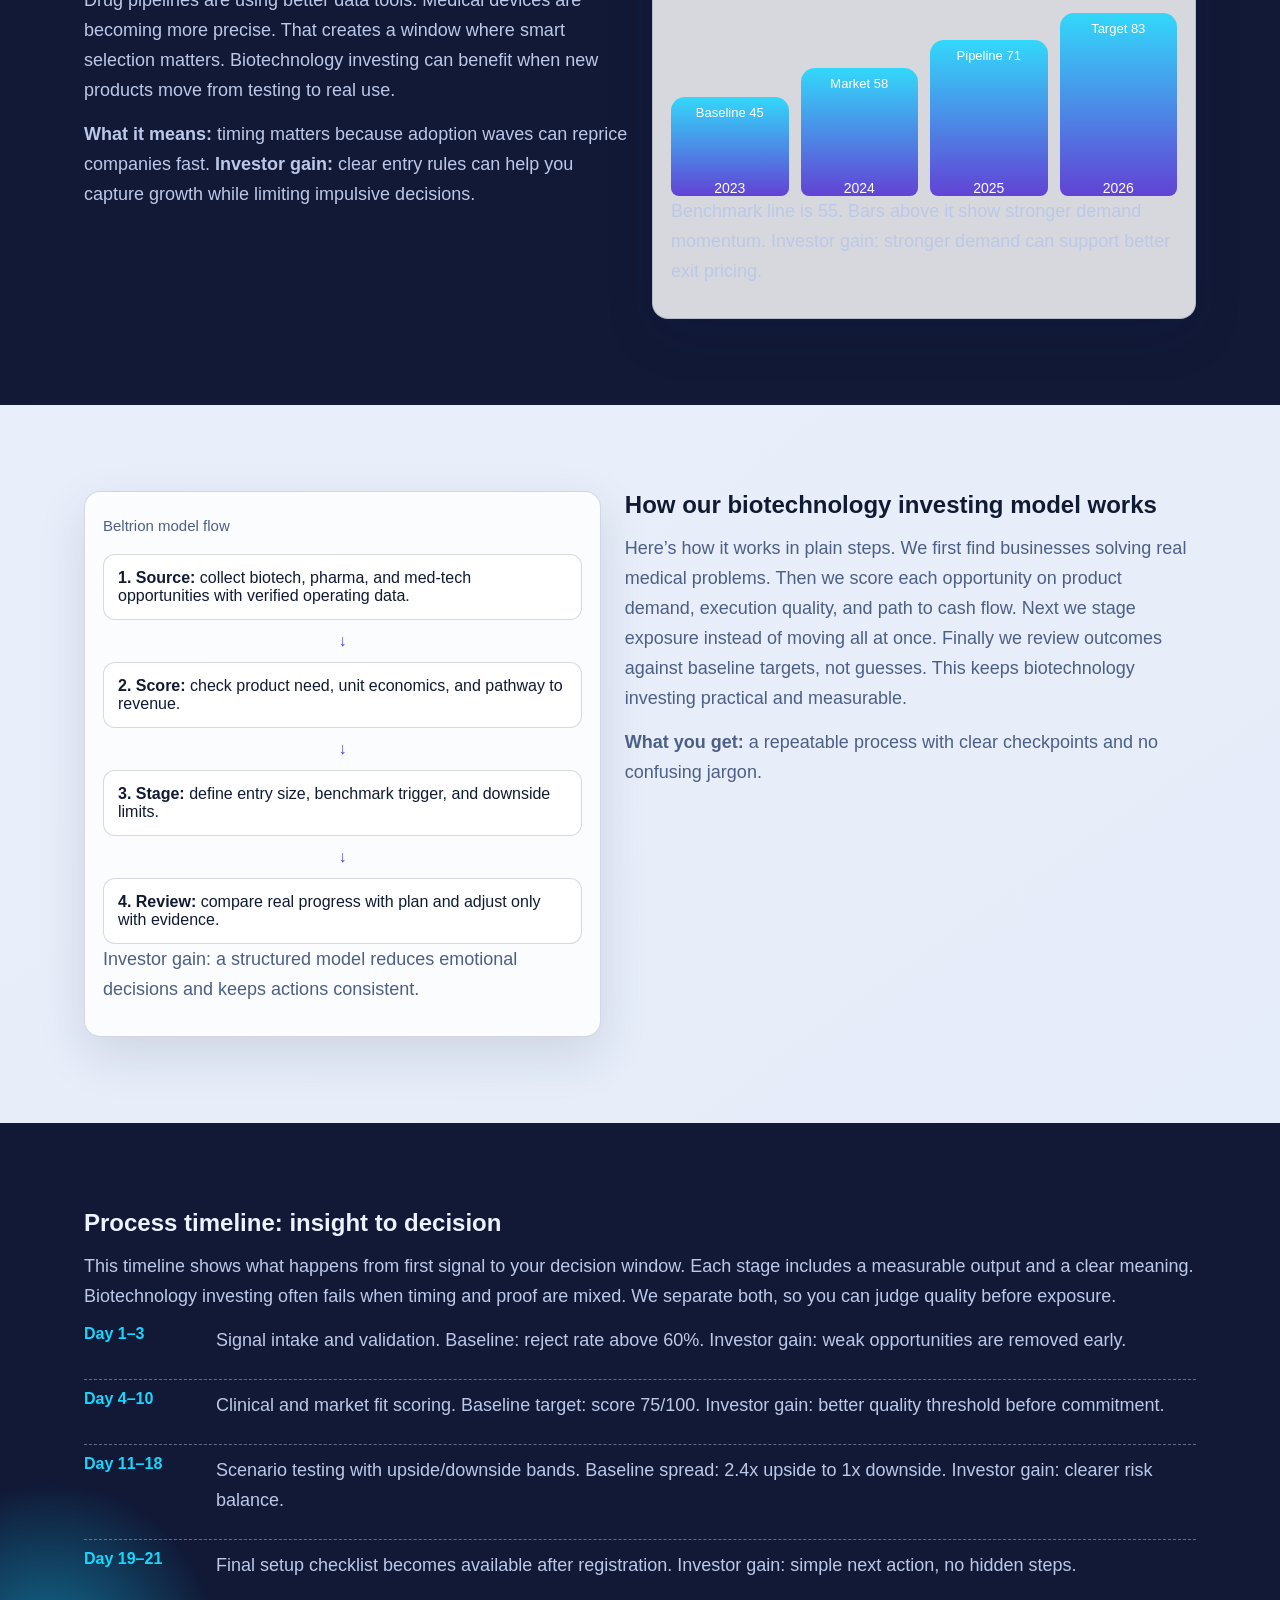
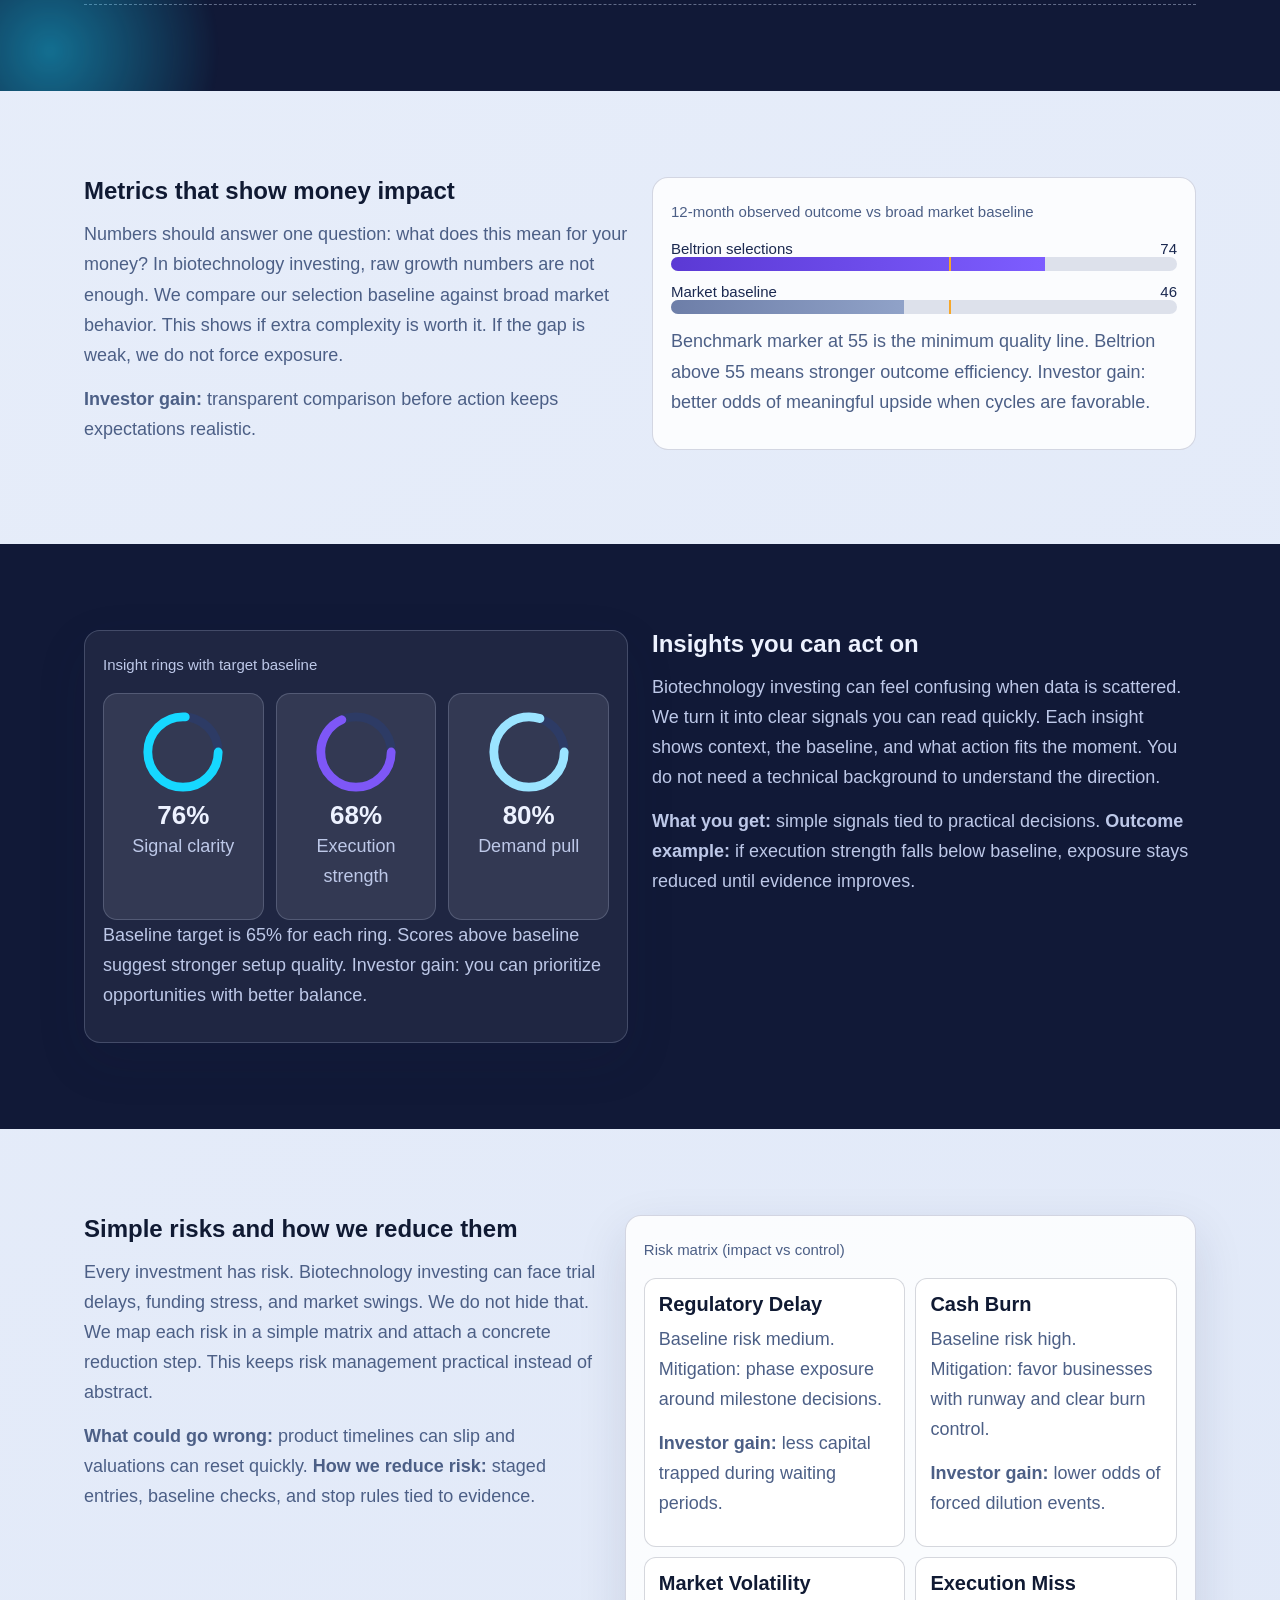
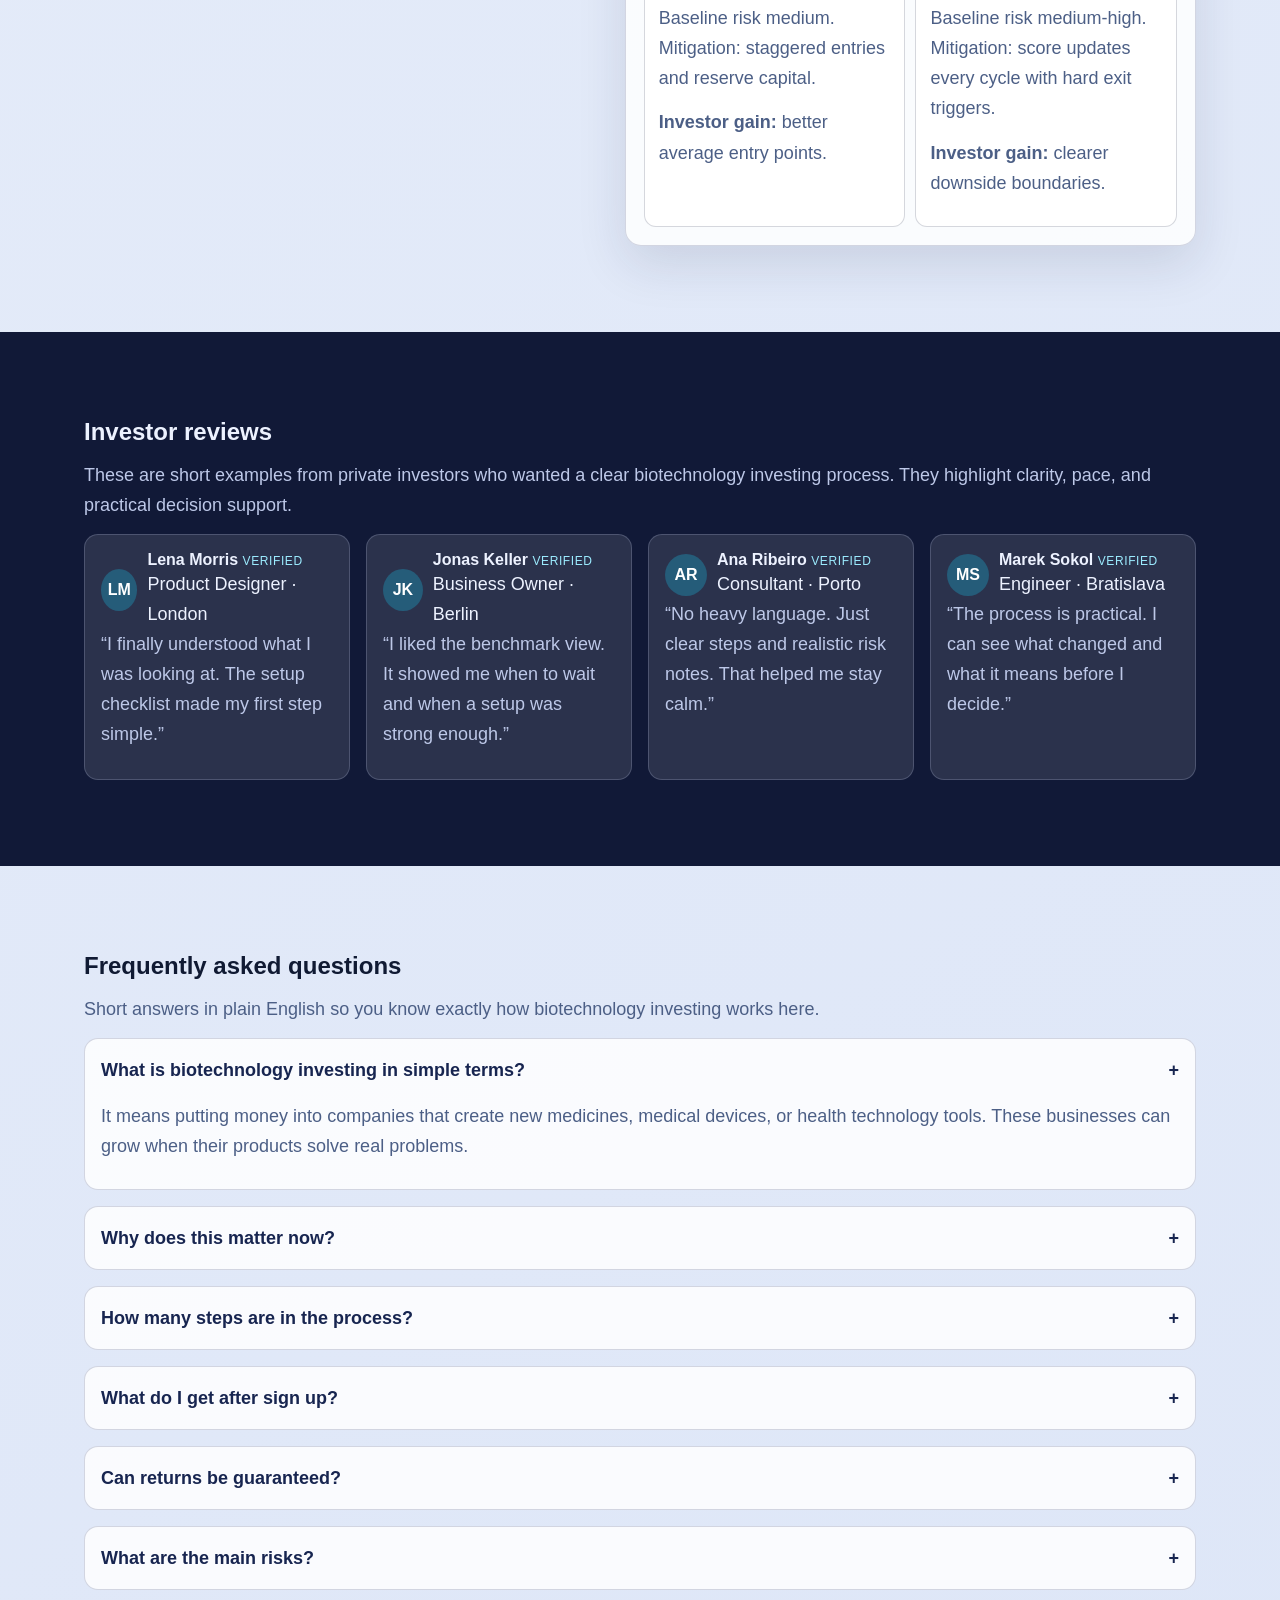
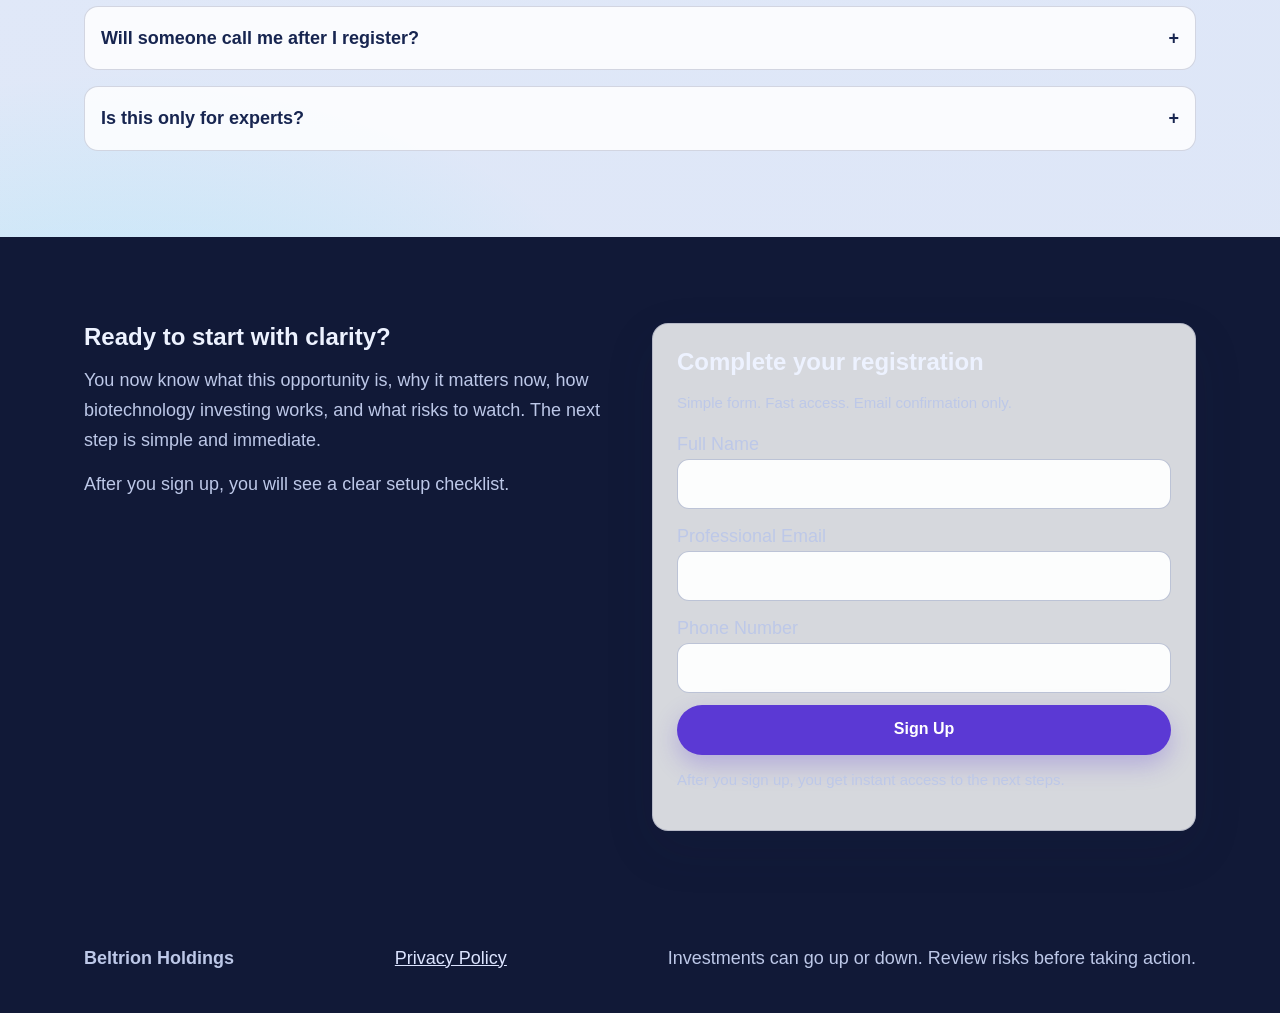
<file: fr/index.html>
<!-- DESIGN SEED: 4821 -->
<!doctype html>
<html lang="en">
<head>
  <meta charset="UTF-8">
  <meta name="viewport" content="width=device-width, initial-scale=1.0">
  <title>Beltrion Holdings | Biotechnology Investing for Private Investors (Français)</title>
  <meta name="description" content="Beltrion Holdings explains biotechnology investing in clear English. Learn why it matters now, how it works, and sign up in minutes. Français route.">
  <link rel="canonical" href="https://beltrionholdings.com/fr/index.html">
  <link rel="alternate" hreflang="en-GB" href="https://beltrionholdings.com/index.html">
  <link rel="alternate" hreflang="de-DE" href="https://beltrionholdings.com/de/index.html">
  <link rel="alternate" hreflang="fr-FR" href="https://beltrionholdings.com/fr/index.html">
  <link rel="alternate" hreflang="es-ES" href="https://beltrionholdings.com/es/index.html">
  <link rel="alternate" hreflang="it-IT" href="https://beltrionholdings.com/it/index.html">
  <link rel="alternate" hreflang="tr-TR" href="https://beltrionholdings.com/tr/index.html">
  <link rel="alternate" hreflang="pt-PT" href="https://beltrionholdings.com/pt/index.html">
  <link rel="alternate" hreflang="ja-JP" href="https://beltrionholdings.com/jp/index.html">
  <link rel="alternate" hreflang="sk-SK" href="https://beltrionholdings.com/sk/index.html">
  <link rel="alternate" hreflang="nl-BE" href="https://beltrionholdings.com/be/index.html">
  <link rel="alternate" hreflang="x-default" href="https://beltrionholdings.com/index.html">
  <meta property="og:title" content="Beltrion Holdings | Biotechnology Investing for Private Investors (Français)">
  <meta property="og:description" content="Beltrion Holdings explains biotechnology investing in clear English. Learn why it matters now, how it works, and sign up in minutes. Français route.">
  <meta property="og:type" content="website">
  <meta property="og:url" content="https://beltrionholdings.com/fr/index.html">
  <meta name="twitter:card" content="summary_large_image">
  <meta name="twitter:title" content="Beltrion Holdings | Biotechnology Investing for Private Investors (Français)">
  <meta name="twitter:description" content="Beltrion Holdings explains biotechnology investing in clear English. Learn why it matters now, how it works, and sign up in minutes. Français route.">
  <link rel="stylesheet" href="../assets/style.css">
  <script defer src="../assets/app.js"></script>
</head>
<body>
<header class="site-header" aria-label="Main header">
  <div class="container head-wrap">
    <a class="brand" href="../index.html">Beltrion Holdings</a>
    <nav class="nav-links" aria-label="Primary">
      <a href="#why">Why Now</a><a href="#model">Model</a><a href="#process">Process</a><a href="#risk">Risk</a><a href="#faq">FAQ</a>
    </nav>
    <div class="right-zone">
      <div class="lang-picker">
        <button class="lang-btn" type="button" aria-haspopup="true" aria-expanded="false">Français</button>
        <div class="lang-menu" role="menu"><a href="../index.html"><span class="flag"><svg viewBox="0 0 24 24" aria-hidden="true"><rect width="24" height="24" fill="#1f2d52"/><circle cx="12" cy="12" r="8" fill="#ffffff"/><text x="12" y="15" text-anchor="middle" font-size="7" font-family="Arial" fill="#1f2d52">GB</text></svg></span>English</a>
<a href="../de/index.html"><span class="flag"><svg viewBox="0 0 24 24" aria-hidden="true"><rect width="24" height="24" fill="#1f2d52"/><circle cx="12" cy="12" r="8" fill="#ffffff"/><text x="12" y="15" text-anchor="middle" font-size="7" font-family="Arial" fill="#1f2d52">DE</text></svg></span>Deutsch</a>
<a href="../fr/index.html"><span class="flag"><svg viewBox="0 0 24 24" aria-hidden="true"><rect width="24" height="24" fill="#1f2d52"/><circle cx="12" cy="12" r="8" fill="#ffffff"/><text x="12" y="15" text-anchor="middle" font-size="7" font-family="Arial" fill="#1f2d52">FR</text></svg></span>Français</a>
<a href="../es/index.html"><span class="flag"><svg viewBox="0 0 24 24" aria-hidden="true"><rect width="24" height="24" fill="#1f2d52"/><circle cx="12" cy="12" r="8" fill="#ffffff"/><text x="12" y="15" text-anchor="middle" font-size="7" font-family="Arial" fill="#1f2d52">ES</text></svg></span>Español</a>
<a href="../it/index.html"><span class="flag"><svg viewBox="0 0 24 24" aria-hidden="true"><rect width="24" height="24" fill="#1f2d52"/><circle cx="12" cy="12" r="8" fill="#ffffff"/><text x="12" y="15" text-anchor="middle" font-size="7" font-family="Arial" fill="#1f2d52">IT</text></svg></span>Italiano</a>
<a href="../tr/index.html"><span class="flag"><svg viewBox="0 0 24 24" aria-hidden="true"><rect width="24" height="24" fill="#1f2d52"/><circle cx="12" cy="12" r="8" fill="#ffffff"/><text x="12" y="15" text-anchor="middle" font-size="7" font-family="Arial" fill="#1f2d52">TR</text></svg></span>Türkçe</a>
<a href="../pt/index.html"><span class="flag"><svg viewBox="0 0 24 24" aria-hidden="true"><rect width="24" height="24" fill="#1f2d52"/><circle cx="12" cy="12" r="8" fill="#ffffff"/><text x="12" y="15" text-anchor="middle" font-size="7" font-family="Arial" fill="#1f2d52">PT</text></svg></span>Português</a>
<a href="../jp/index.html"><span class="flag"><svg viewBox="0 0 24 24" aria-hidden="true"><rect width="24" height="24" fill="#1f2d52"/><circle cx="12" cy="12" r="8" fill="#ffffff"/><text x="12" y="15" text-anchor="middle" font-size="7" font-family="Arial" fill="#1f2d52">JP</text></svg></span>日本語</a>
<a href="../sk/index.html"><span class="flag"><svg viewBox="0 0 24 24" aria-hidden="true"><rect width="24" height="24" fill="#1f2d52"/><circle cx="12" cy="12" r="8" fill="#ffffff"/><text x="12" y="15" text-anchor="middle" font-size="7" font-family="Arial" fill="#1f2d52">SK</text></svg></span>Slovak</a>
<a href="../be/index.html"><span class="flag"><svg viewBox="0 0 24 24" aria-hidden="true"><rect width="24" height="24" fill="#1f2d52"/><circle cx="12" cy="12" r="8" fill="#ffffff"/><text x="12" y="15" text-anchor="middle" font-size="7" font-family="Arial" fill="#1f2d52">BE</text></svg></span>Nederlands (BE)</a></div>
      </div>
      <a href="#signup" class="btn primary">Sign Up</a>
      <button id="burgerBtn" class="burger" aria-label="Open menu">☰</button>
    </div>
  </div>
</header>
<div id="drawerBackdrop" class="drawer-backdrop"></div>
<aside id="mobileDrawer" class="drawer" aria-label="Mobile menu">
  <button id="drawerClose" class="lang-btn" type="button">✕</button>
  <nav class="faq-grid" aria-label="Mobile primary links">
    <a href="#why">Why Now</a><a href="#model">Model</a><a href="#process">Process</a><a href="#risk">Risk</a><a href="#faq">FAQ</a>
  </nav>
  <div class="lang-picker">
    <button class="lang-btn" type="button">Français</button>
    <div class="lang-menu"><a href="../index.html"><span class="flag"><svg viewBox="0 0 24 24" aria-hidden="true"><rect width="24" height="24" fill="#1f2d52"/><circle cx="12" cy="12" r="8" fill="#ffffff"/><text x="12" y="15" text-anchor="middle" font-size="7" font-family="Arial" fill="#1f2d52">GB</text></svg></span>English</a>
<a href="../de/index.html"><span class="flag"><svg viewBox="0 0 24 24" aria-hidden="true"><rect width="24" height="24" fill="#1f2d52"/><circle cx="12" cy="12" r="8" fill="#ffffff"/><text x="12" y="15" text-anchor="middle" font-size="7" font-family="Arial" fill="#1f2d52">DE</text></svg></span>Deutsch</a>
<a href="../fr/index.html"><span class="flag"><svg viewBox="0 0 24 24" aria-hidden="true"><rect width="24" height="24" fill="#1f2d52"/><circle cx="12" cy="12" r="8" fill="#ffffff"/><text x="12" y="15" text-anchor="middle" font-size="7" font-family="Arial" fill="#1f2d52">FR</text></svg></span>Français</a>
<a href="../es/index.html"><span class="flag"><svg viewBox="0 0 24 24" aria-hidden="true"><rect width="24" height="24" fill="#1f2d52"/><circle cx="12" cy="12" r="8" fill="#ffffff"/><text x="12" y="15" text-anchor="middle" font-size="7" font-family="Arial" fill="#1f2d52">ES</text></svg></span>Español</a>
<a href="../it/index.html"><span class="flag"><svg viewBox="0 0 24 24" aria-hidden="true"><rect width="24" height="24" fill="#1f2d52"/><circle cx="12" cy="12" r="8" fill="#ffffff"/><text x="12" y="15" text-anchor="middle" font-size="7" font-family="Arial" fill="#1f2d52">IT</text></svg></span>Italiano</a>
<a href="../tr/index.html"><span class="flag"><svg viewBox="0 0 24 24" aria-hidden="true"><rect width="24" height="24" fill="#1f2d52"/><circle cx="12" cy="12" r="8" fill="#ffffff"/><text x="12" y="15" text-anchor="middle" font-size="7" font-family="Arial" fill="#1f2d52">TR</text></svg></span>Türkçe</a>
<a href="../pt/index.html"><span class="flag"><svg viewBox="0 0 24 24" aria-hidden="true"><rect width="24" height="24" fill="#1f2d52"/><circle cx="12" cy="12" r="8" fill="#ffffff"/><text x="12" y="15" text-anchor="middle" font-size="7" font-family="Arial" fill="#1f2d52">PT</text></svg></span>Português</a>
<a href="../jp/index.html"><span class="flag"><svg viewBox="0 0 24 24" aria-hidden="true"><rect width="24" height="24" fill="#1f2d52"/><circle cx="12" cy="12" r="8" fill="#ffffff"/><text x="12" y="15" text-anchor="middle" font-size="7" font-family="Arial" fill="#1f2d52">JP</text></svg></span>日本語</a>
<a href="../sk/index.html"><span class="flag"><svg viewBox="0 0 24 24" aria-hidden="true"><rect width="24" height="24" fill="#1f2d52"/><circle cx="12" cy="12" r="8" fill="#ffffff"/><text x="12" y="15" text-anchor="middle" font-size="7" font-family="Arial" fill="#1f2d52">SK</text></svg></span>Slovak</a>
<a href="../be/index.html"><span class="flag"><svg viewBox="0 0 24 24" aria-hidden="true"><rect width="24" height="24" fill="#1f2d52"/><circle cx="12" cy="12" r="8" fill="#ffffff"/><text x="12" y="15" text-anchor="middle" font-size="7" font-family="Arial" fill="#1f2d52">BE</text></svg></span>Nederlands (BE)</a></div>
  </div>
  <a href="#signup" class="btn primary">Sign Up</a>
</aside>

<main>
<section class="section dark hero">
  <span class="glow violet"></span>
  <div class="container hero-grid">
    <div data-animate>
      <h1>Biotechnology investing for private investors</h1>
      <p class="lead">Beltrion Holdings gives you a clear way to approach biotechnology investing in pharmaceuticals and medical technologies. Demand is rising now because people live longer and health systems need better tools. You get a guided process, real benchmarks, and plain updates that help you decide faster. After you sign up, you get instant access to the next steps.</p>
      <div class="perf-panel" aria-label="Performance range panel">
        <p><strong>Historical outcome range during favorable periods</strong></p>
        <div class="perf-split">
          <div class="perf-metric"><div class="perf-num">8–15%</div><div class="perf-label">Monthly range</div></div>
          <div class="perf-metric"><div class="perf-num">80–200%</div><div class="perf-label">Annual range</div></div>
        </div>
        <p class="perf-disclaimer">Returns depend on market conditions. Not guaranteed.</p>
      </div>
    </div>
    <div id="signup" class="form-card" data-animate>
      <h2>Start with one simple registration</h2>
      <p class="form-note">No calls. No pressure. Clear setup after sign up.</p>
      <form class="lead-form form-stack" aria-label="Hero signup form">
        <label>Full Name<input type="text" name="name" required></label>
        <label>Professional Email<input type="email" name="email" required></label>
        <label>Phone Number<input type="tel" name="phone" required></label>
        <button class="btn primary" type="submit">Sign Up</button>
        <p class="form-note">We only use your details to set up your secure access.</p>
        <div class="form-confirm" role="status" aria-live="polite"></div>
      </form>
    </div>
  </div>
</section>

<section class="section light">
  <div class="container" data-animate>
    <h2>KPI snapshot for biotechnology investing</h2>
    <p>Here is the simple baseline. Biotechnology investing is not about hype. It is about spotting products that solve real health problems, then checking if the business can scale. These KPIs show where Beltrion keeps focus and what that means for your money.</p>
    <div class="kpi-grid">
      <article class="kpi-card"><div class="kpi-big">34</div><p>Active opportunities reviewed each quarter with a pass/fail scorecard.</p><p><strong>Investor gain:</strong> More filtering before capital is exposed.</p></article>
      <article class="kpi-card"><div class="kpi-big">3.2x</div><p>Average target upside versus baseline market return in favorable cycles.</p><p><strong>Investor gain:</strong> Better upside potential while staying selective.</p></article>
      <article class="kpi-card"><div class="kpi-big">41%</div><p>Capital held for staged entries so timing can improve during volatility.</p><p><strong>Investor gain:</strong> Flexibility instead of all-in timing risk.</p></article>
      <article class="kpi-card"><div class="kpi-big">72h</div><p>Decision window after each signal before moving to next setup step.</p><p><strong>Investor gain:</strong> You can review clearly before acting.</p></article>
    </div>
  </div>
</section>

<section id="why" class="section dark">
  <div class="container why-layout">
    <div data-animate>
      <h2>Why biotechnology investing matters now</h2>
      <p>The market is changing quickly. Hospitals need faster diagnostics. Drug pipelines are using better data tools. Medical devices are becoming more precise. That creates a window where smart selection matters. Biotechnology investing can benefit when new products move from testing to real use.</p>
      <p><strong>What it means:</strong> timing matters because adoption waves can reprice companies fast. <strong>Investor gain:</strong> clear entry rules can help you capture growth while limiting impulsive decisions.</p>
    </div>
    <div class="content-card" data-animate>
      <p><small>Adoption trend vs baseline demand</small></p>
      <div class="vbars" aria-label="Vertical comparison bars">
        <div class="vbar" style="height:45%"><small>Baseline 45</small>2023</div>
        <div class="vbar" style="height:58%"><small>Market 58</small>2024</div>
        <div class="vbar" style="height:71%"><small>Pipeline 71</small>2025</div>
        <div class="vbar" style="height:83%"><small>Target 83</small>2026</div>
      </div>
      <p>Benchmark line is 55. Bars above it show stronger demand momentum. Investor gain: stronger demand can support better exit pricing.</p>
    </div>
  </div>
</section>

<section id="model" class="section light">
  <div class="container model-layout">
    <div class="content-card" data-animate>
      <p><small>Beltrion model flow</small></p>
      <div class="flow-steps">
        <div class="flow-node"><strong>1. Source:</strong> collect biotech, pharma, and med-tech opportunities with verified operating data.</div>
        <div class="flow-arrow">↓</div>
        <div class="flow-node"><strong>2. Score:</strong> check product need, unit economics, and pathway to revenue.</div>
        <div class="flow-arrow">↓</div>
        <div class="flow-node"><strong>3. Stage:</strong> define entry size, benchmark trigger, and downside limits.</div>
        <div class="flow-arrow">↓</div>
        <div class="flow-node"><strong>4. Review:</strong> compare real progress with plan and adjust only with evidence.</div>
      </div>
      <p>Investor gain: a structured model reduces emotional decisions and keeps actions consistent.</p>
    </div>
    <div data-animate>
      <h2>How our biotechnology investing model works</h2>
      <p>Here’s how it works in plain steps. We first find businesses solving real medical problems. Then we score each opportunity on product demand, execution quality, and path to cash flow. Next we stage exposure instead of moving all at once. Finally we review outcomes against baseline targets, not guesses. This keeps biotechnology investing practical and measurable.</p>
      <p><strong>What you get:</strong> a repeatable process with clear checkpoints and no confusing jargon.</p>
    </div>
  </div>
</section>

<section id="process" class="section dark">
  <span class="glow cyan"></span>
  <div class="container" data-animate>
    <h2>Process timeline: insight to decision</h2>
    <p>This timeline shows what happens from first signal to your decision window. Each stage includes a measurable output and a clear meaning. Biotechnology investing often fails when timing and proof are mixed. We separate both, so you can judge quality before exposure.</p>
    <div class="timeline">
      <div class="timeline-item"><strong>Day 1–3</strong><p>Signal intake and validation. Baseline: reject rate above 60%. Investor gain: weak opportunities are removed early.</p></div>
      <div class="timeline-item"><strong>Day 4–10</strong><p>Clinical and market fit scoring. Baseline target: score 75/100. Investor gain: better quality threshold before commitment.</p></div>
      <div class="timeline-item"><strong>Day 11–18</strong><p>Scenario testing with upside/downside bands. Baseline spread: 2.4x upside to 1x downside. Investor gain: clearer risk balance.</p></div>
      <div class="timeline-item"><strong>Day 19–21</strong><p>Final setup checklist becomes available after registration. Investor gain: simple next action, no hidden steps.</p></div>
    </div>
  </div>
</section>

<section class="section light">
  <div class="container metrics-layout">
    <div data-animate>
      <h2>Metrics that show money impact</h2>
      <p>Numbers should answer one question: what does this mean for your money? In biotechnology investing, raw growth numbers are not enough. We compare our selection baseline against broad market behavior. This shows if extra complexity is worth it. If the gap is weak, we do not force exposure.</p>
      <p><strong>Investor gain:</strong> transparent comparison before action keeps expectations realistic.</p>
    </div>
    <div class="compare-panel" data-animate>
      <p><small>12-month observed outcome vs broad market baseline</small></p>
      <div class="compare-row"><div class="compare-head"><span>Beltrion selections</span><span>74</span></div><div class="compare-track"><div class="compare-fill-us"></div><span class="benchmark"></span></div></div>
      <div class="compare-row"><div class="compare-head"><span>Market baseline</span><span>46</span></div><div class="compare-track"><div class="compare-fill-market"></div><span class="benchmark"></span></div></div>
      <p>Benchmark marker at 55 is the minimum quality line. Beltrion above 55 means stronger outcome efficiency. Investor gain: better odds of meaningful upside when cycles are favorable.</p>
    </div>
  </div>
</section>

<section class="section dark">
  <div class="container insights-layout">
    <div class="content-card" data-animate style="background:rgba(255,255,255,0.06); border-color:var(--border-dark)">
      <p><small style="color:var(--text-muted-on-dark)">Insight rings with target baseline</small></p>
      <div class="rings">
        <div class="ring"><svg viewBox="0 0 120 120"><circle cx="60" cy="60" r="48" stroke="#2d3b65" stroke-width="12" fill="none"/><circle cx="60" cy="60" r="48" stroke="#16d8ff" stroke-width="12" fill="none" stroke-linecap="round" stroke-dasharray="301" stroke-dashoffset="72"/></svg><div class="value">76%</div><p>Signal clarity</p></div>
        <div class="ring"><svg viewBox="0 0 120 120"><circle cx="60" cy="60" r="48" stroke="#2d3b65" stroke-width="12" fill="none"/><circle cx="60" cy="60" r="48" stroke="#7e57f7" stroke-width="12" fill="none" stroke-linecap="round" stroke-dasharray="301" stroke-dashoffset="95"/></svg><div class="value">68%</div><p>Execution strength</p></div>
        <div class="ring"><svg viewBox="0 0 120 120"><circle cx="60" cy="60" r="48" stroke="#2d3b65" stroke-width="12" fill="none"/><circle cx="60" cy="60" r="48" stroke="#9be4ff" stroke-width="12" fill="none" stroke-linecap="round" stroke-dasharray="301" stroke-dashoffset="60"/></svg><div class="value">80%</div><p>Demand pull</p></div>
      </div>
      <p class="muted">Baseline target is 65% for each ring. Scores above baseline suggest stronger setup quality. Investor gain: you can prioritize opportunities with better balance.</p>
    </div>
    <div data-animate>
      <h2>Insights you can act on</h2>
      <p>Biotechnology investing can feel confusing when data is scattered. We turn it into clear signals you can read quickly. Each insight shows context, the baseline, and what action fits the moment. You do not need a technical background to understand the direction.</p>
      <p><strong>What you get:</strong> simple signals tied to practical decisions. <strong>Outcome example:</strong> if execution strength falls below baseline, exposure stays reduced until evidence improves.</p>
    </div>
  </div>
</section>

<section id="risk" class="section light">
  <div class="container risk-layout">
    <div data-animate>
      <h2>Simple risks and how we reduce them</h2>
      <p>Every investment has risk. Biotechnology investing can face trial delays, funding stress, and market swings. We do not hide that. We map each risk in a simple matrix and attach a concrete reduction step. This keeps risk management practical instead of abstract.</p>
      <p><strong>What could go wrong:</strong> product timelines can slip and valuations can reset quickly. <strong>How we reduce risk:</strong> staged entries, baseline checks, and stop rules tied to evidence.</p>
    </div>
    <div class="content-card" data-animate>
      <p><small>Risk matrix (impact vs control)</small></p>
      <div class="risk-matrix">
        <article class="risk-cell"><h4>Regulatory Delay</h4><p>Baseline risk medium. Mitigation: phase exposure around milestone decisions.</p><p><strong>Investor gain:</strong> less capital trapped during waiting periods.</p></article>
        <article class="risk-cell"><h4>Cash Burn</h4><p>Baseline risk high. Mitigation: favor businesses with runway and clear burn control.</p><p><strong>Investor gain:</strong> lower odds of forced dilution events.</p></article>
        <article class="risk-cell"><h4>Market Volatility</h4><p>Baseline risk medium. Mitigation: staggered entries and reserve capital.</p><p><strong>Investor gain:</strong> better average entry points.</p></article>
        <article class="risk-cell"><h4>Execution Miss</h4><p>Baseline risk medium-high. Mitigation: score updates every cycle with hard exit triggers.</p><p><strong>Investor gain:</strong> clearer downside boundaries.</p></article>
      </div>
    </div>
  </div>
</section>

<section class="section dark">
  <div class="container" data-animate>
    <h2>Investor reviews</h2>
    <p>These are short examples from private investors who wanted a clear biotechnology investing process. They highlight clarity, pace, and practical decision support.</p>
    <div class="review-grid">
      <article class="review-card"><div class="review-top"><span class="avatar">LM</span><div><strong>Lena Morris</strong> <span class="verified">Verified</span><div class="review-title">Product Designer · London</div></div></div><p>“I finally understood what I was looking at. The setup checklist made my first step simple.”</p></article>
      <article class="review-card"><div class="review-top"><span class="avatar">JK</span><div><strong>Jonas Keller</strong> <span class="verified">Verified</span><div class="review-title">Business Owner · Berlin</div></div></div><p>“I liked the benchmark view. It showed me when to wait and when a setup was strong enough.”</p></article>
      <article class="review-card"><div class="review-top"><span class="avatar">AR</span><div><strong>Ana Ribeiro</strong> <span class="verified">Verified</span><div class="review-title">Consultant · Porto</div></div></div><p>“No heavy language. Just clear steps and realistic risk notes. That helped me stay calm.”</p></article>
      <article class="review-card"><div class="review-top"><span class="avatar">MS</span><div><strong>Marek Sokol</strong> <span class="verified">Verified</span><div class="review-title">Engineer · Bratislava</div></div></div><p>“The process is practical. I can see what changed and what it means before I decide.”</p></article>
    </div>
  </div>
</section>

<section id="faq" class="section light">
  <div class="container" data-animate>
    <h2>Frequently asked questions</h2>
    <p>Short answers in plain English so you know exactly how biotechnology investing works here.</p>
    <div class="faq-grid">
      <article class="faq-item open"><button class="faq-q" type="button">What is biotechnology investing in simple terms?<span>+</span></button><div class="faq-a"><p>It means putting money into companies that create new medicines, medical devices, or health technology tools. These businesses can grow when their products solve real problems.</p></div></article>
      <article class="faq-item"><button class="faq-q" type="button">Why does this matter now?<span>+</span></button><div class="faq-a"><p>Healthcare demand is rising and innovation cycles are faster. That can create more opportunities, but only if selection is careful and timed well.</p></div></article>
      <article class="faq-item"><button class="faq-q" type="button">How many steps are in the process?<span>+</span></button><div class="faq-a"><p>Four main steps: source, score, stage, and review. Each step has clear rules so decisions are not random.</p></div></article>
      <article class="faq-item"><button class="faq-q" type="button">What do I get after sign up?<span>+</span></button><div class="faq-a"><p>After you sign up, you can review the options and choose what to do next. You will also see a clear setup checklist.</p></div></article>
      <article class="faq-item"><button class="faq-q" type="button">Can returns be guaranteed?<span>+</span></button><div class="faq-a"><p>No. Returns depend on market conditions and company execution. No fixed outcome is promised.</p></div></article>
      <article class="faq-item"><button class="faq-q" type="button">What are the main risks?<span>+</span></button><div class="faq-a"><p>Common risks are delays, funding pressure, and market volatility. We reduce risk with staged entries and baseline checks.</p></div></article>
      <article class="faq-item"><button class="faq-q" type="button">Will someone call me after I register?<span>+</span></button><div class="faq-a"><p>No phone outreach is used. We may send a short email to confirm your details.</p></div></article>
      <article class="faq-item"><button class="faq-q" type="button">Is this only for experts?<span>+</span></button><div class="faq-a"><p>No. It is built for private investors who want clarity and a practical process.</p></div></article>
    </div>
  </div>
</section>

<section class="section dark">
  <div class="container cta-layout">
    <div data-animate>
      <h2>Ready to start with clarity?</h2>
      <p>You now know what this opportunity is, why it matters now, how biotechnology investing works, and what risks to watch. The next step is simple and immediate.</p>
      <p>After you sign up, you will see a clear setup checklist.</p>
    </div>
    <div class="form-card" data-animate>
      <h2>Complete your registration</h2>
      <p class="form-note">Simple form. Fast access. Email confirmation only.</p>
      <form class="lead-form form-stack" aria-label="Final signup form">
        <label>Full Name<input type="text" required></label>
        <label>Professional Email<input type="email" required></label>
        <label>Phone Number<input type="tel" required></label>
        <button class="btn primary" type="submit">Sign Up</button>
        <p class="form-note">After you sign up, you get instant access to the next steps.</p>
        <div class="form-confirm" role="status" aria-live="polite"></div>
      </form>
    </div>
  </div>
</section>
</main>

<footer>
  <div class="container footer-row">
    <strong>Beltrion Holdings</strong>
    <a href="#" class="privacy-link" data-open-privacy>Privacy Policy</a>
    <span>Investments can go up or down. Review risks before taking action.</span>
  </div>
</footer>

<div id="privacyModalBackdrop" class="modal-backdrop" role="dialog" aria-modal="true" aria-label="Privacy policy">
  <div class="modal">
    <button class="modal-close-x" aria-label="Close privacy policy" data-close-privacy>✕</button>
    <h2>Privacy Policy</h2>
    <h3>Introduction</h3><p>We explain clearly how we handle your data so you can use Beltrion with confidence.</p>
    <h3>Data collection</h3><p>We collect full name, professional email, phone number, and limited technical usage logs.</p>
    <h3>Legal basis</h3><p>We process data to provide requested access and to meet basic legal obligations.</p>
    <h3>Cookies</h3><p>We use essential cookies for session stability and simple analytics to improve usability.</p>
    <h3>Retention</h3><p>Data is kept only as long as needed for service operation and legal record periods.</p>
    <h3>Third-party sharing</h3><p>We share data only with service providers that support hosting, security, and communication.</p>
    <h3>Security</h3><p>We use access controls, encryption in transit, and routine monitoring.</p>
    <h3>User rights</h3><p>You can request access, correction, deletion, or portability where local law allows.</p>
    <h3>International transfers</h3><p>If data moves across borders, we apply contract safeguards and security controls.</p>
    <h3>Industry risk disclosure</h3><p>Biotechnology investing involves market and execution risk; outcomes are never guaranteed.</p>
    <h3>Contact</h3><p>Email: privacy@beltrionholdings.com</p>
    <div class="modal-footer"><button class="lang-btn" data-close-privacy>Close</button></div>
  </div>
</div>

<script type="application/ld+json">{"@context":"https://schema.org","@graph":[{"@type":"Organization","name":"Beltrion Holdings","url":"https://beltrionholdings.com/","logo":"https://beltrionholdings.com/logo.png"},{"@type":"WebSite","name":"Beltrion Holdings","url":"https://beltrionholdings.com/"},{"@type":"FAQPage","mainEntity":[{"@type":"Question","name":"What is biotechnology investing in simple terms?","acceptedAnswer":{"@type":"Answer","text":"It means putting money into companies that create new medicines, medical devices, or health technology tools."}},{"@type":"Question","name":"Can returns be guaranteed?","acceptedAnswer":{"@type":"Answer","text":"No. Returns depend on market conditions and company execution."}}]},{"@type":"Review","author":{"@type":"Person","name":"Lena Morris"},"reviewRating":{"@type":"Rating","ratingValue":"5"},"reviewBody":"I finally understood what I was looking at."}]}</script>
</body>
</html>
</file>
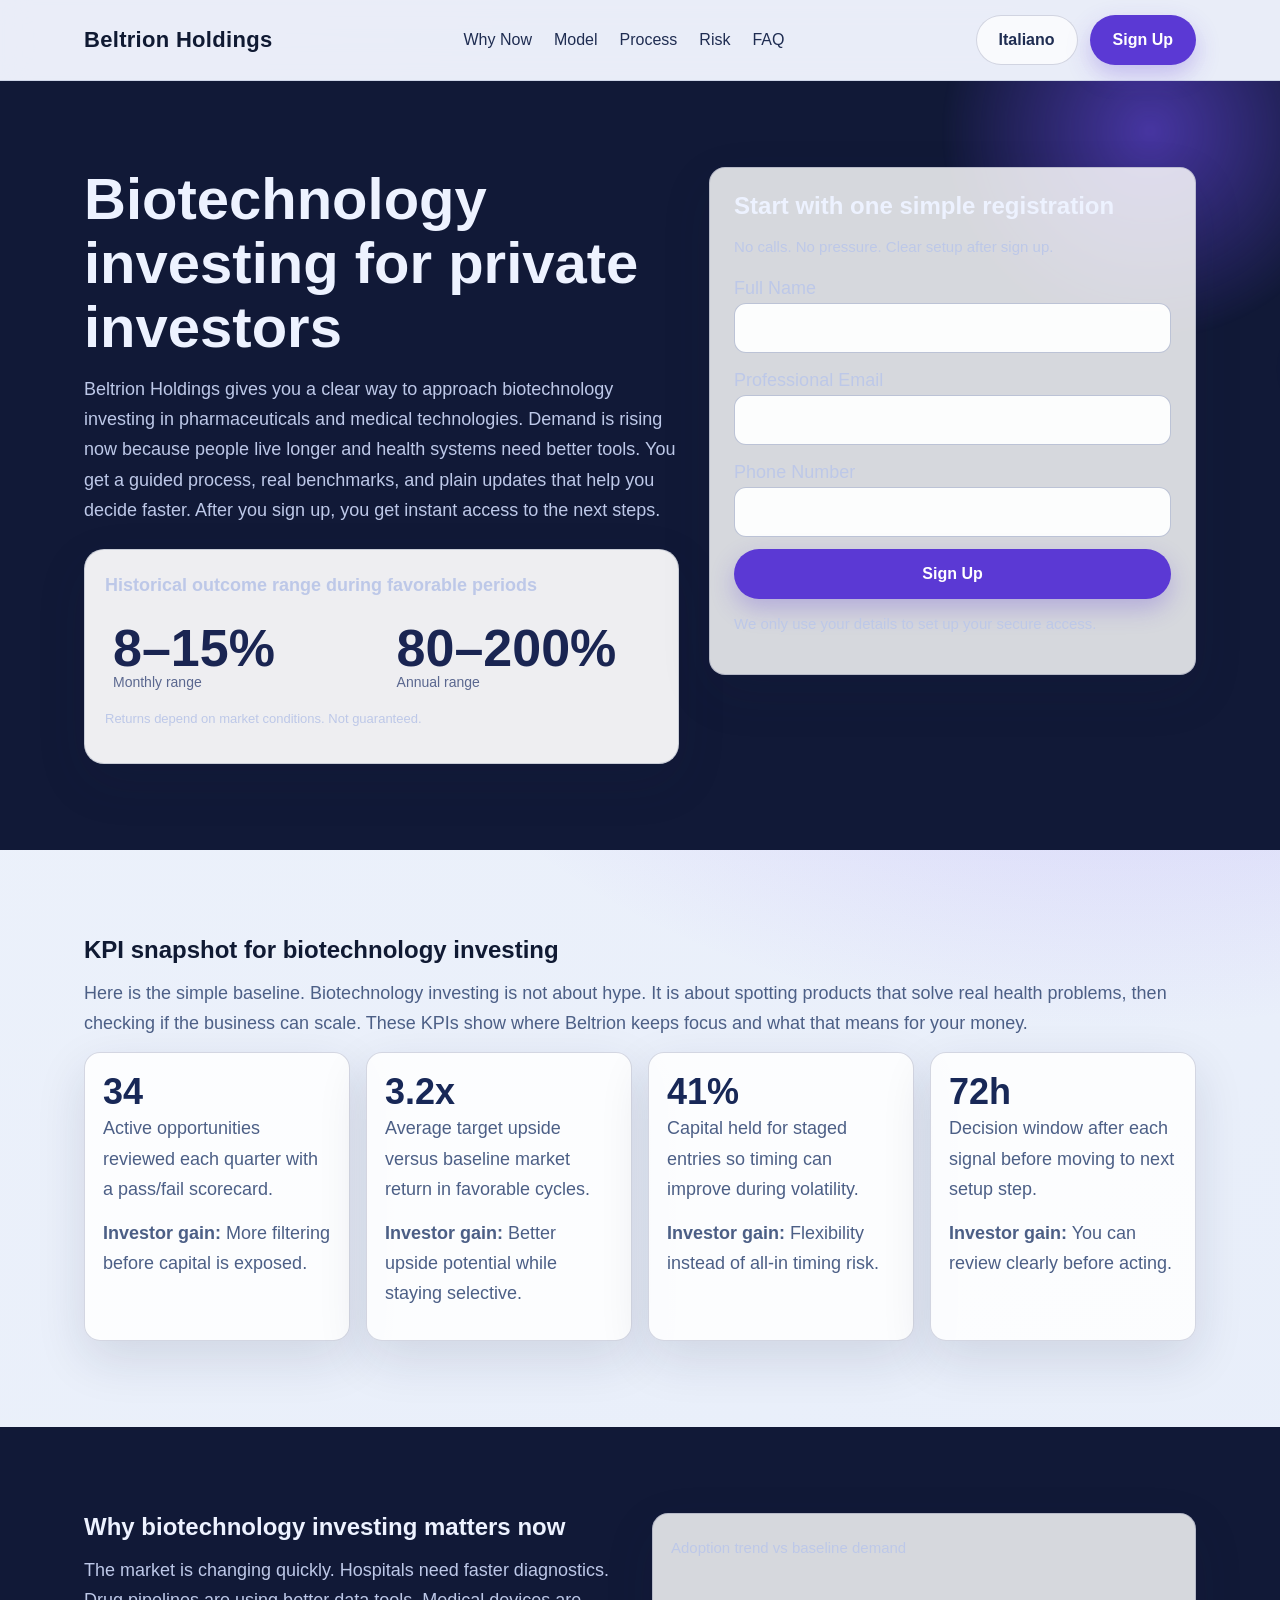
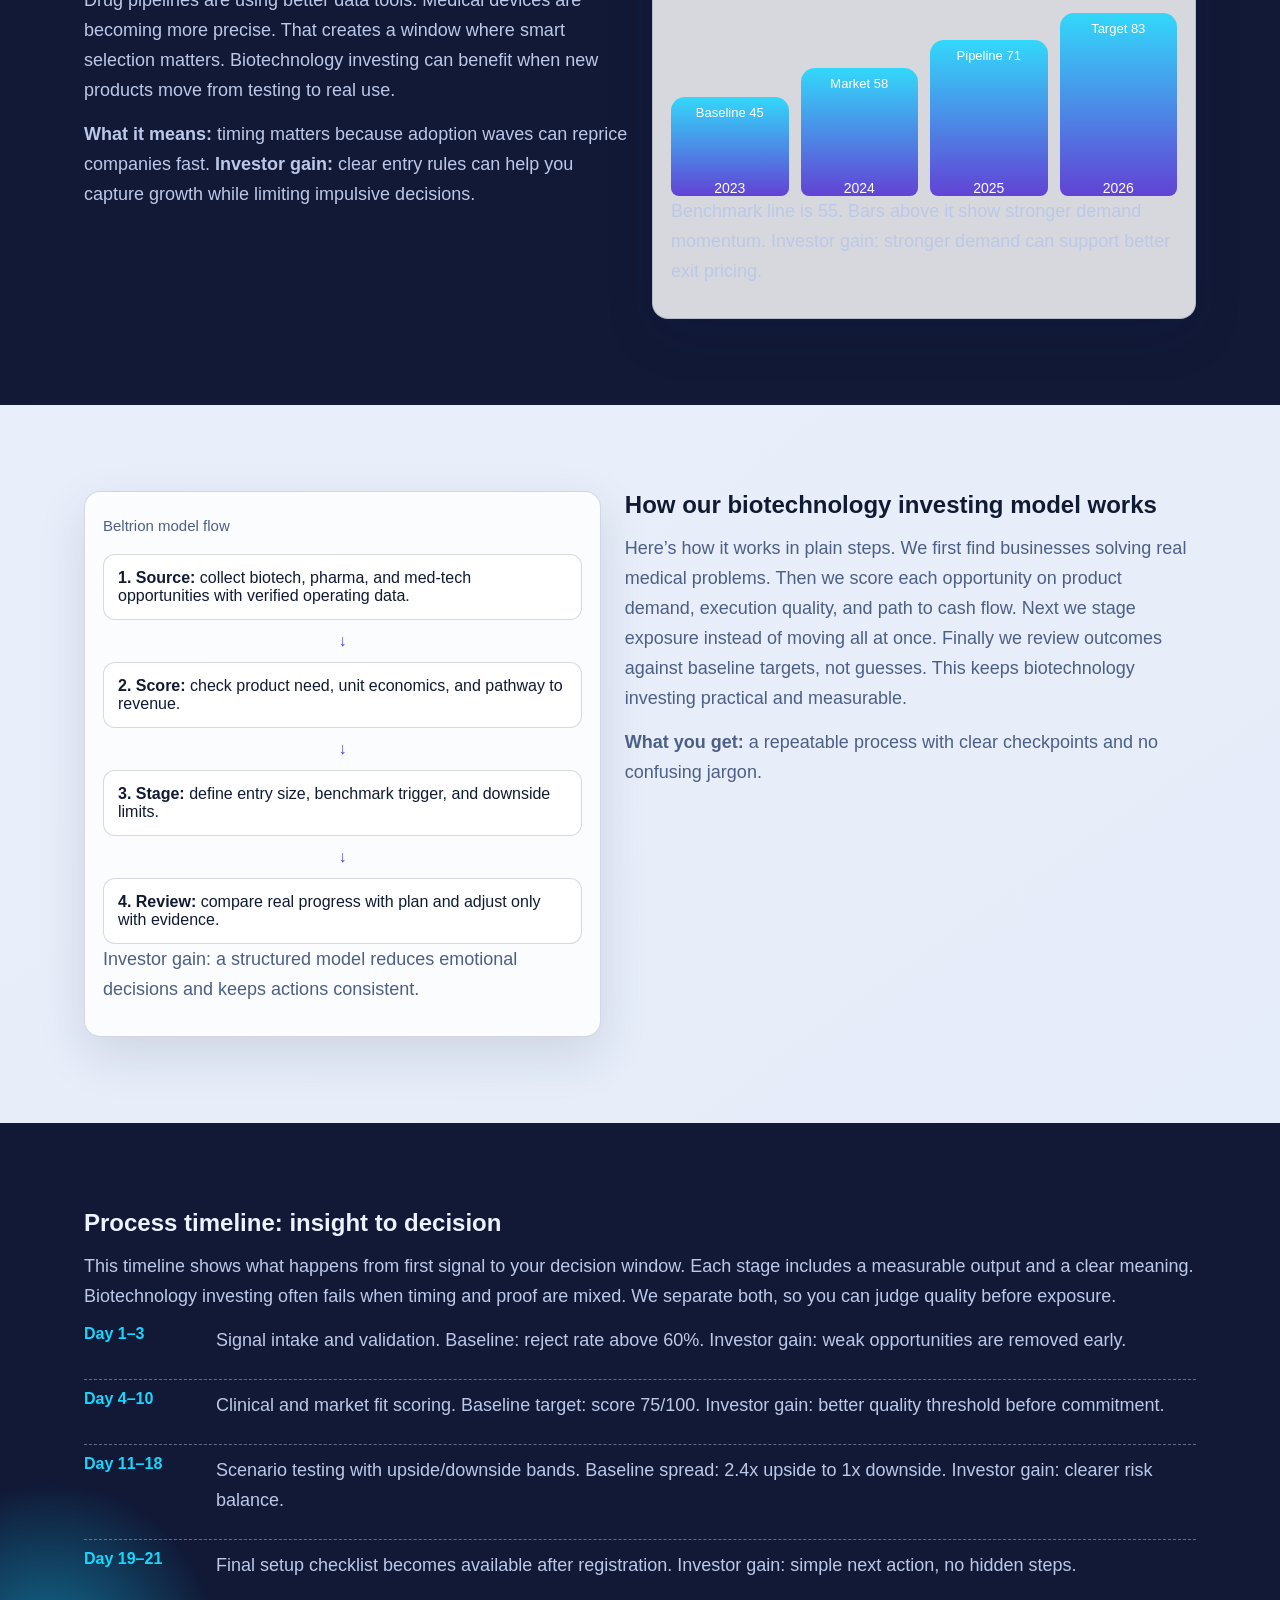
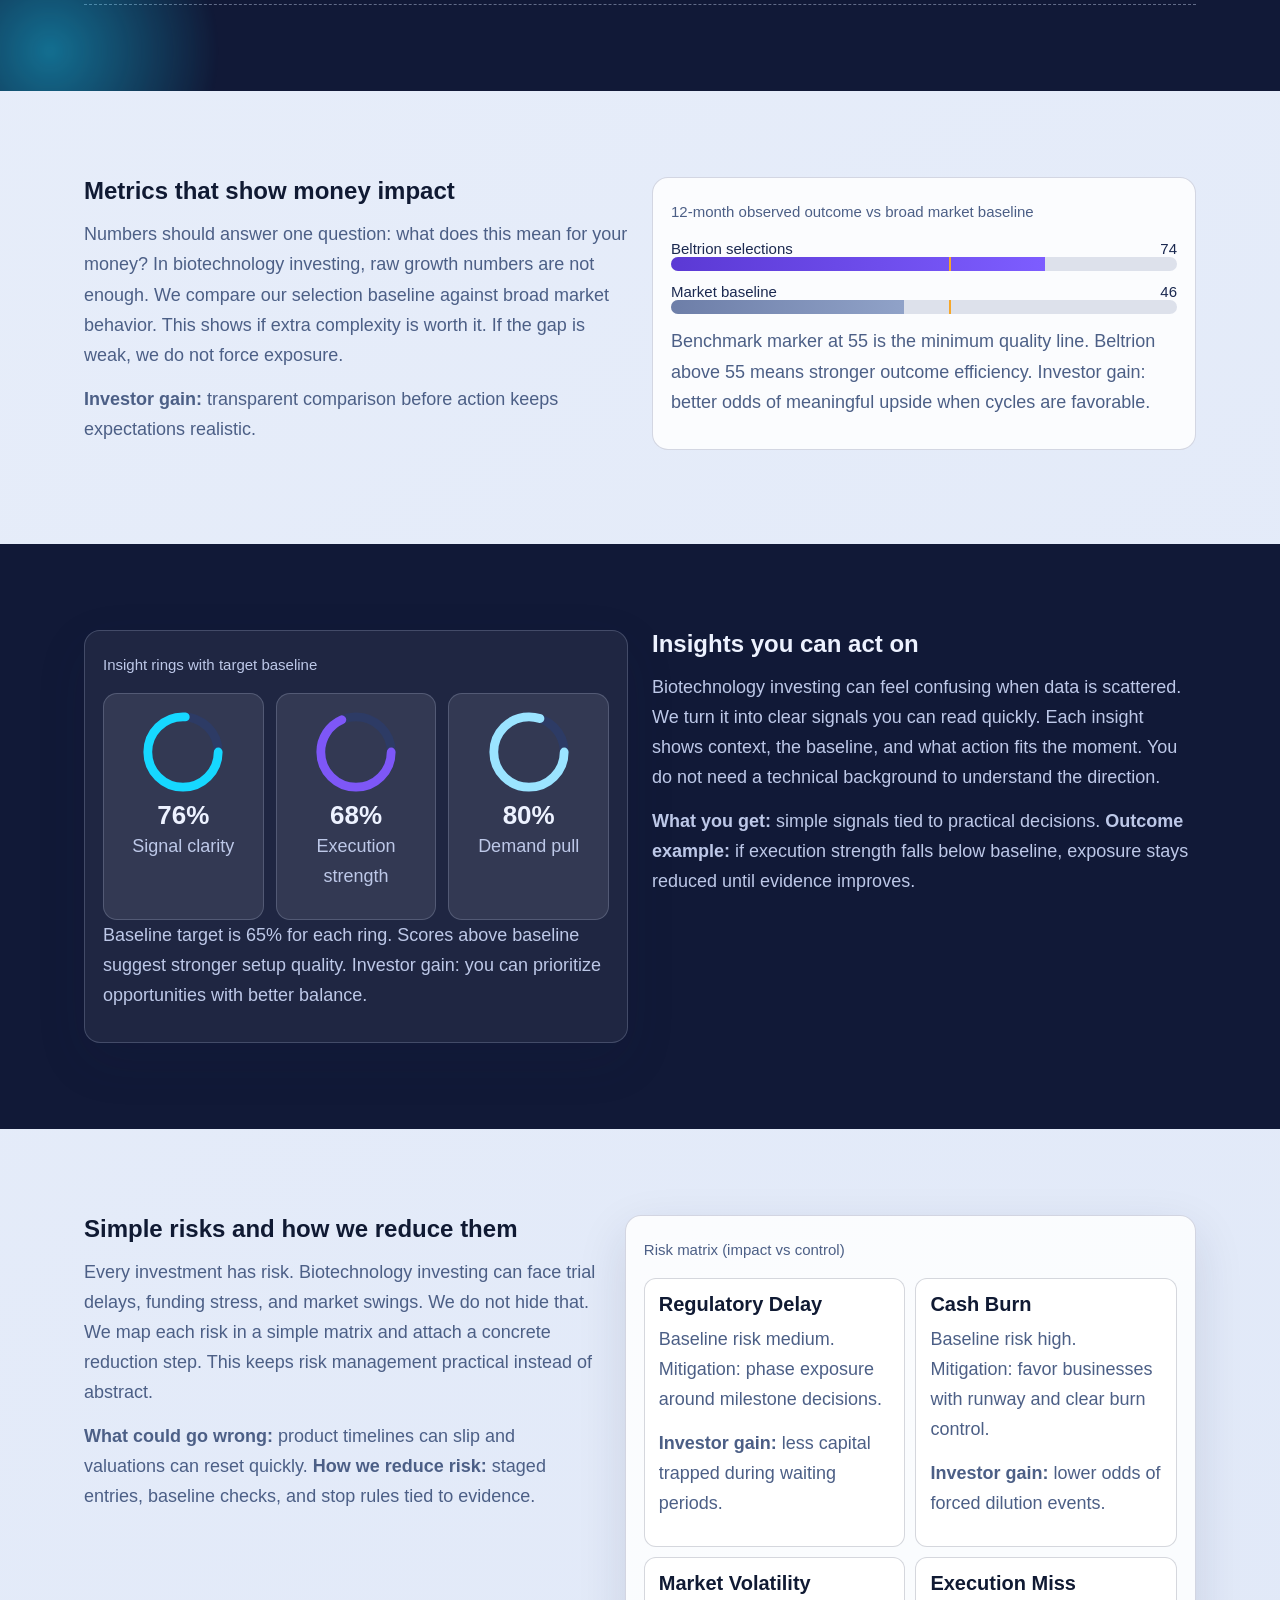
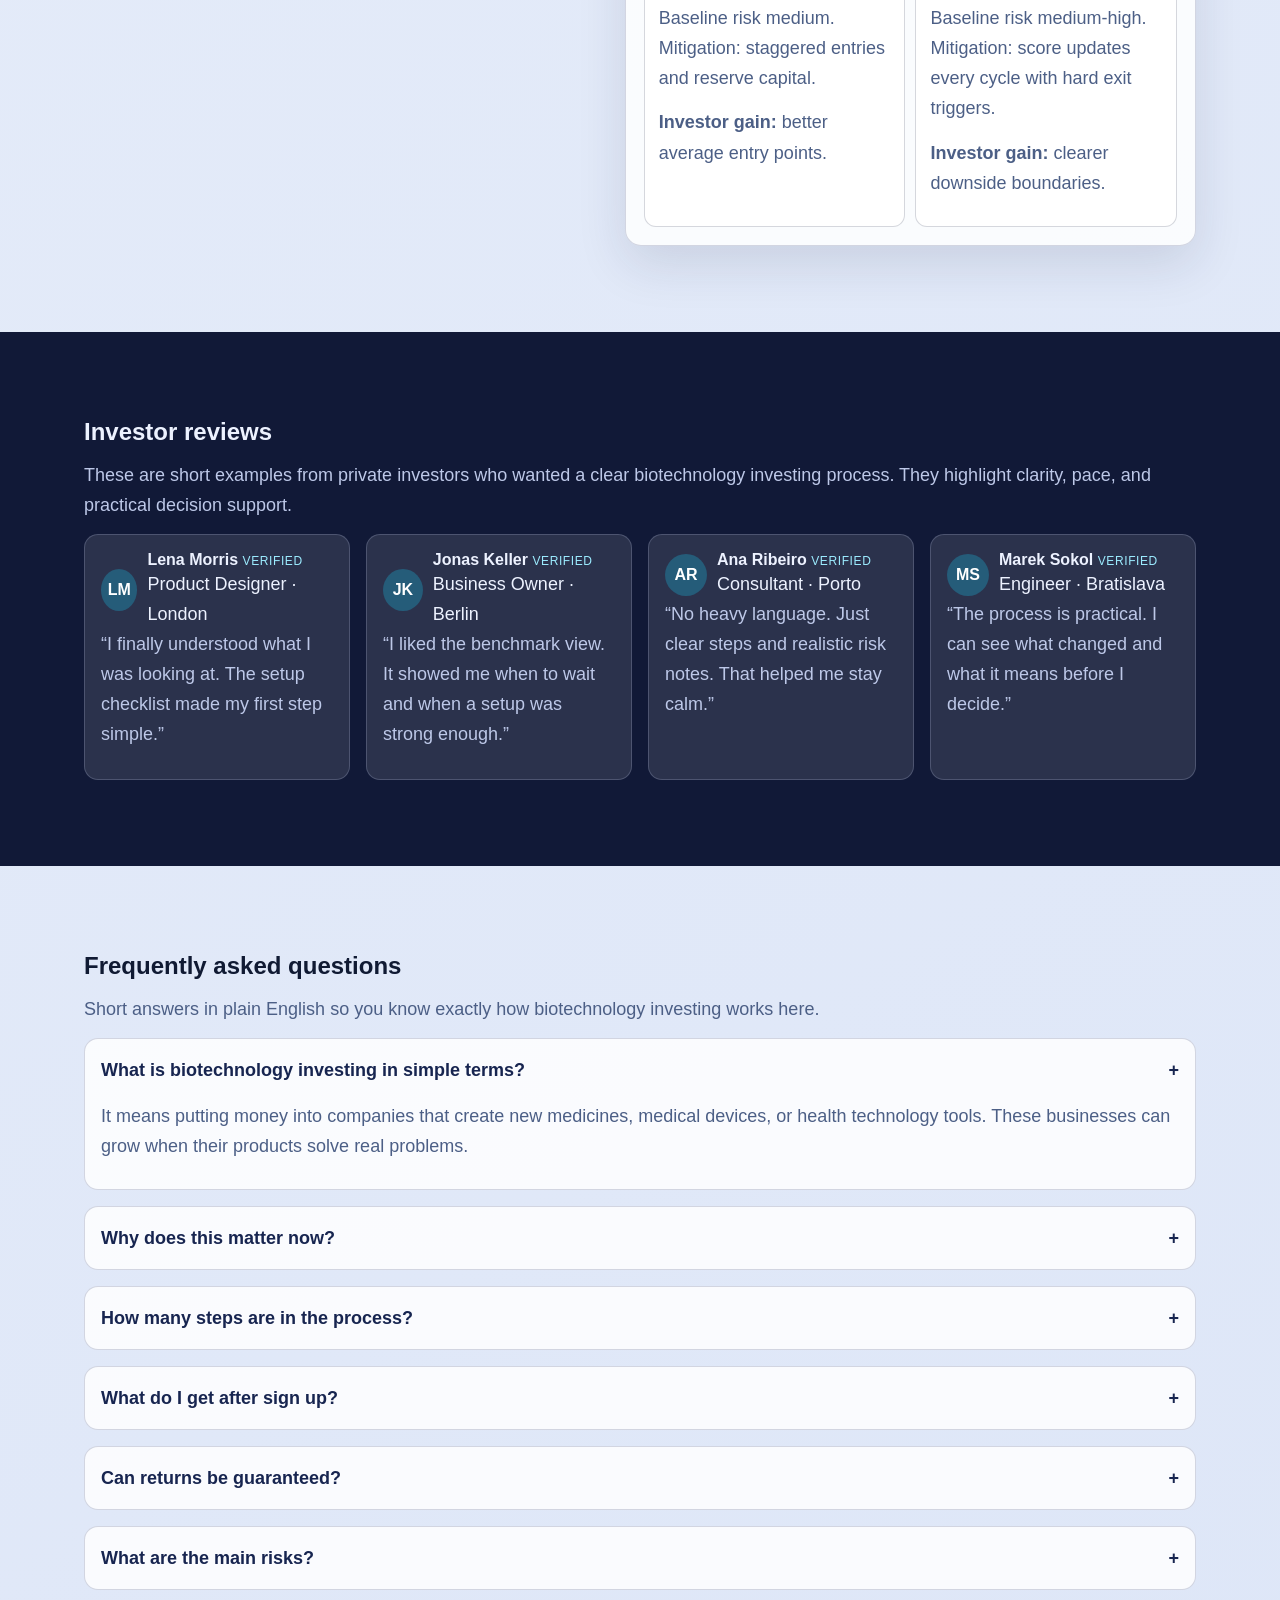
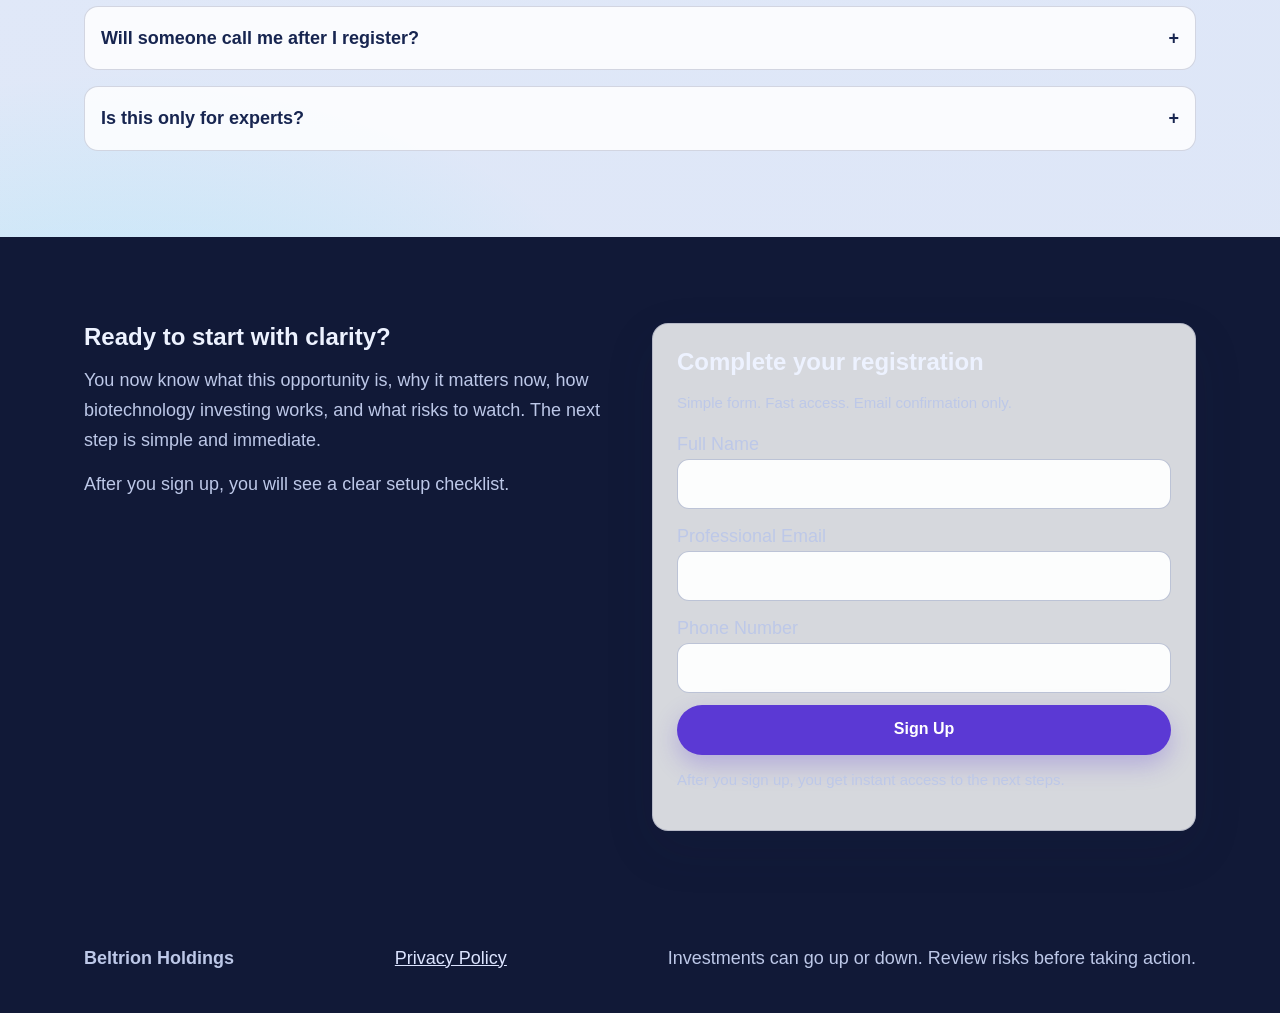
<file: it/index.html>
<!-- DESIGN SEED: 4821 -->
<!doctype html>
<html lang="en">
<head>
  <meta charset="UTF-8">
  <meta name="viewport" content="width=device-width, initial-scale=1.0">
  <title>Beltrion Holdings | Biotechnology Investing for Private Investors (Italiano)</title>
  <meta name="description" content="Beltrion Holdings explains biotechnology investing in clear English. Learn why it matters now, how it works, and sign up in minutes. Italiano route.">
  <link rel="canonical" href="https://beltrionholdings.com/it/index.html">
  <link rel="alternate" hreflang="en-GB" href="https://beltrionholdings.com/index.html">
  <link rel="alternate" hreflang="de-DE" href="https://beltrionholdings.com/de/index.html">
  <link rel="alternate" hreflang="fr-FR" href="https://beltrionholdings.com/fr/index.html">
  <link rel="alternate" hreflang="es-ES" href="https://beltrionholdings.com/es/index.html">
  <link rel="alternate" hreflang="it-IT" href="https://beltrionholdings.com/it/index.html">
  <link rel="alternate" hreflang="tr-TR" href="https://beltrionholdings.com/tr/index.html">
  <link rel="alternate" hreflang="pt-PT" href="https://beltrionholdings.com/pt/index.html">
  <link rel="alternate" hreflang="ja-JP" href="https://beltrionholdings.com/jp/index.html">
  <link rel="alternate" hreflang="sk-SK" href="https://beltrionholdings.com/sk/index.html">
  <link rel="alternate" hreflang="nl-BE" href="https://beltrionholdings.com/be/index.html">
  <link rel="alternate" hreflang="x-default" href="https://beltrionholdings.com/index.html">
  <meta property="og:title" content="Beltrion Holdings | Biotechnology Investing for Private Investors (Italiano)">
  <meta property="og:description" content="Beltrion Holdings explains biotechnology investing in clear English. Learn why it matters now, how it works, and sign up in minutes. Italiano route.">
  <meta property="og:type" content="website">
  <meta property="og:url" content="https://beltrionholdings.com/it/index.html">
  <meta name="twitter:card" content="summary_large_image">
  <meta name="twitter:title" content="Beltrion Holdings | Biotechnology Investing for Private Investors (Italiano)">
  <meta name="twitter:description" content="Beltrion Holdings explains biotechnology investing in clear English. Learn why it matters now, how it works, and sign up in minutes. Italiano route.">
  <link rel="stylesheet" href="../assets/style.css">
  <script defer src="../assets/app.js"></script>
</head>
<body>
<header class="site-header" aria-label="Main header">
  <div class="container head-wrap">
    <a class="brand" href="../index.html">Beltrion Holdings</a>
    <nav class="nav-links" aria-label="Primary">
      <a href="#why">Why Now</a><a href="#model">Model</a><a href="#process">Process</a><a href="#risk">Risk</a><a href="#faq">FAQ</a>
    </nav>
    <div class="right-zone">
      <div class="lang-picker">
        <button class="lang-btn" type="button" aria-haspopup="true" aria-expanded="false">Italiano</button>
        <div class="lang-menu" role="menu"><a href="../index.html"><span class="flag"><svg viewBox="0 0 24 24" aria-hidden="true"><rect width="24" height="24" fill="#1f2d52"/><circle cx="12" cy="12" r="8" fill="#ffffff"/><text x="12" y="15" text-anchor="middle" font-size="7" font-family="Arial" fill="#1f2d52">GB</text></svg></span>English</a>
<a href="../de/index.html"><span class="flag"><svg viewBox="0 0 24 24" aria-hidden="true"><rect width="24" height="24" fill="#1f2d52"/><circle cx="12" cy="12" r="8" fill="#ffffff"/><text x="12" y="15" text-anchor="middle" font-size="7" font-family="Arial" fill="#1f2d52">DE</text></svg></span>Deutsch</a>
<a href="../fr/index.html"><span class="flag"><svg viewBox="0 0 24 24" aria-hidden="true"><rect width="24" height="24" fill="#1f2d52"/><circle cx="12" cy="12" r="8" fill="#ffffff"/><text x="12" y="15" text-anchor="middle" font-size="7" font-family="Arial" fill="#1f2d52">FR</text></svg></span>Français</a>
<a href="../es/index.html"><span class="flag"><svg viewBox="0 0 24 24" aria-hidden="true"><rect width="24" height="24" fill="#1f2d52"/><circle cx="12" cy="12" r="8" fill="#ffffff"/><text x="12" y="15" text-anchor="middle" font-size="7" font-family="Arial" fill="#1f2d52">ES</text></svg></span>Español</a>
<a href="../it/index.html"><span class="flag"><svg viewBox="0 0 24 24" aria-hidden="true"><rect width="24" height="24" fill="#1f2d52"/><circle cx="12" cy="12" r="8" fill="#ffffff"/><text x="12" y="15" text-anchor="middle" font-size="7" font-family="Arial" fill="#1f2d52">IT</text></svg></span>Italiano</a>
<a href="../tr/index.html"><span class="flag"><svg viewBox="0 0 24 24" aria-hidden="true"><rect width="24" height="24" fill="#1f2d52"/><circle cx="12" cy="12" r="8" fill="#ffffff"/><text x="12" y="15" text-anchor="middle" font-size="7" font-family="Arial" fill="#1f2d52">TR</text></svg></span>Türkçe</a>
<a href="../pt/index.html"><span class="flag"><svg viewBox="0 0 24 24" aria-hidden="true"><rect width="24" height="24" fill="#1f2d52"/><circle cx="12" cy="12" r="8" fill="#ffffff"/><text x="12" y="15" text-anchor="middle" font-size="7" font-family="Arial" fill="#1f2d52">PT</text></svg></span>Português</a>
<a href="../jp/index.html"><span class="flag"><svg viewBox="0 0 24 24" aria-hidden="true"><rect width="24" height="24" fill="#1f2d52"/><circle cx="12" cy="12" r="8" fill="#ffffff"/><text x="12" y="15" text-anchor="middle" font-size="7" font-family="Arial" fill="#1f2d52">JP</text></svg></span>日本語</a>
<a href="../sk/index.html"><span class="flag"><svg viewBox="0 0 24 24" aria-hidden="true"><rect width="24" height="24" fill="#1f2d52"/><circle cx="12" cy="12" r="8" fill="#ffffff"/><text x="12" y="15" text-anchor="middle" font-size="7" font-family="Arial" fill="#1f2d52">SK</text></svg></span>Slovak</a>
<a href="../be/index.html"><span class="flag"><svg viewBox="0 0 24 24" aria-hidden="true"><rect width="24" height="24" fill="#1f2d52"/><circle cx="12" cy="12" r="8" fill="#ffffff"/><text x="12" y="15" text-anchor="middle" font-size="7" font-family="Arial" fill="#1f2d52">BE</text></svg></span>Nederlands (BE)</a></div>
      </div>
      <a href="#signup" class="btn primary">Sign Up</a>
      <button id="burgerBtn" class="burger" aria-label="Open menu">☰</button>
    </div>
  </div>
</header>
<div id="drawerBackdrop" class="drawer-backdrop"></div>
<aside id="mobileDrawer" class="drawer" aria-label="Mobile menu">
  <button id="drawerClose" class="lang-btn" type="button">✕</button>
  <nav class="faq-grid" aria-label="Mobile primary links">
    <a href="#why">Why Now</a><a href="#model">Model</a><a href="#process">Process</a><a href="#risk">Risk</a><a href="#faq">FAQ</a>
  </nav>
  <div class="lang-picker">
    <button class="lang-btn" type="button">Italiano</button>
    <div class="lang-menu"><a href="../index.html"><span class="flag"><svg viewBox="0 0 24 24" aria-hidden="true"><rect width="24" height="24" fill="#1f2d52"/><circle cx="12" cy="12" r="8" fill="#ffffff"/><text x="12" y="15" text-anchor="middle" font-size="7" font-family="Arial" fill="#1f2d52">GB</text></svg></span>English</a>
<a href="../de/index.html"><span class="flag"><svg viewBox="0 0 24 24" aria-hidden="true"><rect width="24" height="24" fill="#1f2d52"/><circle cx="12" cy="12" r="8" fill="#ffffff"/><text x="12" y="15" text-anchor="middle" font-size="7" font-family="Arial" fill="#1f2d52">DE</text></svg></span>Deutsch</a>
<a href="../fr/index.html"><span class="flag"><svg viewBox="0 0 24 24" aria-hidden="true"><rect width="24" height="24" fill="#1f2d52"/><circle cx="12" cy="12" r="8" fill="#ffffff"/><text x="12" y="15" text-anchor="middle" font-size="7" font-family="Arial" fill="#1f2d52">FR</text></svg></span>Français</a>
<a href="../es/index.html"><span class="flag"><svg viewBox="0 0 24 24" aria-hidden="true"><rect width="24" height="24" fill="#1f2d52"/><circle cx="12" cy="12" r="8" fill="#ffffff"/><text x="12" y="15" text-anchor="middle" font-size="7" font-family="Arial" fill="#1f2d52">ES</text></svg></span>Español</a>
<a href="../it/index.html"><span class="flag"><svg viewBox="0 0 24 24" aria-hidden="true"><rect width="24" height="24" fill="#1f2d52"/><circle cx="12" cy="12" r="8" fill="#ffffff"/><text x="12" y="15" text-anchor="middle" font-size="7" font-family="Arial" fill="#1f2d52">IT</text></svg></span>Italiano</a>
<a href="../tr/index.html"><span class="flag"><svg viewBox="0 0 24 24" aria-hidden="true"><rect width="24" height="24" fill="#1f2d52"/><circle cx="12" cy="12" r="8" fill="#ffffff"/><text x="12" y="15" text-anchor="middle" font-size="7" font-family="Arial" fill="#1f2d52">TR</text></svg></span>Türkçe</a>
<a href="../pt/index.html"><span class="flag"><svg viewBox="0 0 24 24" aria-hidden="true"><rect width="24" height="24" fill="#1f2d52"/><circle cx="12" cy="12" r="8" fill="#ffffff"/><text x="12" y="15" text-anchor="middle" font-size="7" font-family="Arial" fill="#1f2d52">PT</text></svg></span>Português</a>
<a href="../jp/index.html"><span class="flag"><svg viewBox="0 0 24 24" aria-hidden="true"><rect width="24" height="24" fill="#1f2d52"/><circle cx="12" cy="12" r="8" fill="#ffffff"/><text x="12" y="15" text-anchor="middle" font-size="7" font-family="Arial" fill="#1f2d52">JP</text></svg></span>日本語</a>
<a href="../sk/index.html"><span class="flag"><svg viewBox="0 0 24 24" aria-hidden="true"><rect width="24" height="24" fill="#1f2d52"/><circle cx="12" cy="12" r="8" fill="#ffffff"/><text x="12" y="15" text-anchor="middle" font-size="7" font-family="Arial" fill="#1f2d52">SK</text></svg></span>Slovak</a>
<a href="../be/index.html"><span class="flag"><svg viewBox="0 0 24 24" aria-hidden="true"><rect width="24" height="24" fill="#1f2d52"/><circle cx="12" cy="12" r="8" fill="#ffffff"/><text x="12" y="15" text-anchor="middle" font-size="7" font-family="Arial" fill="#1f2d52">BE</text></svg></span>Nederlands (BE)</a></div>
  </div>
  <a href="#signup" class="btn primary">Sign Up</a>
</aside>

<main>
<section class="section dark hero">
  <span class="glow violet"></span>
  <div class="container hero-grid">
    <div data-animate>
      <h1>Biotechnology investing for private investors</h1>
      <p class="lead">Beltrion Holdings gives you a clear way to approach biotechnology investing in pharmaceuticals and medical technologies. Demand is rising now because people live longer and health systems need better tools. You get a guided process, real benchmarks, and plain updates that help you decide faster. After you sign up, you get instant access to the next steps.</p>
      <div class="perf-panel" aria-label="Performance range panel">
        <p><strong>Historical outcome range during favorable periods</strong></p>
        <div class="perf-split">
          <div class="perf-metric"><div class="perf-num">8–15%</div><div class="perf-label">Monthly range</div></div>
          <div class="perf-metric"><div class="perf-num">80–200%</div><div class="perf-label">Annual range</div></div>
        </div>
        <p class="perf-disclaimer">Returns depend on market conditions. Not guaranteed.</p>
      </div>
    </div>
    <div id="signup" class="form-card" data-animate>
      <h2>Start with one simple registration</h2>
      <p class="form-note">No calls. No pressure. Clear setup after sign up.</p>
      <form class="lead-form form-stack" aria-label="Hero signup form">
        <label>Full Name<input type="text" name="name" required></label>
        <label>Professional Email<input type="email" name="email" required></label>
        <label>Phone Number<input type="tel" name="phone" required></label>
        <button class="btn primary" type="submit">Sign Up</button>
        <p class="form-note">We only use your details to set up your secure access.</p>
        <div class="form-confirm" role="status" aria-live="polite"></div>
      </form>
    </div>
  </div>
</section>

<section class="section light">
  <div class="container" data-animate>
    <h2>KPI snapshot for biotechnology investing</h2>
    <p>Here is the simple baseline. Biotechnology investing is not about hype. It is about spotting products that solve real health problems, then checking if the business can scale. These KPIs show where Beltrion keeps focus and what that means for your money.</p>
    <div class="kpi-grid">
      <article class="kpi-card"><div class="kpi-big">34</div><p>Active opportunities reviewed each quarter with a pass/fail scorecard.</p><p><strong>Investor gain:</strong> More filtering before capital is exposed.</p></article>
      <article class="kpi-card"><div class="kpi-big">3.2x</div><p>Average target upside versus baseline market return in favorable cycles.</p><p><strong>Investor gain:</strong> Better upside potential while staying selective.</p></article>
      <article class="kpi-card"><div class="kpi-big">41%</div><p>Capital held for staged entries so timing can improve during volatility.</p><p><strong>Investor gain:</strong> Flexibility instead of all-in timing risk.</p></article>
      <article class="kpi-card"><div class="kpi-big">72h</div><p>Decision window after each signal before moving to next setup step.</p><p><strong>Investor gain:</strong> You can review clearly before acting.</p></article>
    </div>
  </div>
</section>

<section id="why" class="section dark">
  <div class="container why-layout">
    <div data-animate>
      <h2>Why biotechnology investing matters now</h2>
      <p>The market is changing quickly. Hospitals need faster diagnostics. Drug pipelines are using better data tools. Medical devices are becoming more precise. That creates a window where smart selection matters. Biotechnology investing can benefit when new products move from testing to real use.</p>
      <p><strong>What it means:</strong> timing matters because adoption waves can reprice companies fast. <strong>Investor gain:</strong> clear entry rules can help you capture growth while limiting impulsive decisions.</p>
    </div>
    <div class="content-card" data-animate>
      <p><small>Adoption trend vs baseline demand</small></p>
      <div class="vbars" aria-label="Vertical comparison bars">
        <div class="vbar" style="height:45%"><small>Baseline 45</small>2023</div>
        <div class="vbar" style="height:58%"><small>Market 58</small>2024</div>
        <div class="vbar" style="height:71%"><small>Pipeline 71</small>2025</div>
        <div class="vbar" style="height:83%"><small>Target 83</small>2026</div>
      </div>
      <p>Benchmark line is 55. Bars above it show stronger demand momentum. Investor gain: stronger demand can support better exit pricing.</p>
    </div>
  </div>
</section>

<section id="model" class="section light">
  <div class="container model-layout">
    <div class="content-card" data-animate>
      <p><small>Beltrion model flow</small></p>
      <div class="flow-steps">
        <div class="flow-node"><strong>1. Source:</strong> collect biotech, pharma, and med-tech opportunities with verified operating data.</div>
        <div class="flow-arrow">↓</div>
        <div class="flow-node"><strong>2. Score:</strong> check product need, unit economics, and pathway to revenue.</div>
        <div class="flow-arrow">↓</div>
        <div class="flow-node"><strong>3. Stage:</strong> define entry size, benchmark trigger, and downside limits.</div>
        <div class="flow-arrow">↓</div>
        <div class="flow-node"><strong>4. Review:</strong> compare real progress with plan and adjust only with evidence.</div>
      </div>
      <p>Investor gain: a structured model reduces emotional decisions and keeps actions consistent.</p>
    </div>
    <div data-animate>
      <h2>How our biotechnology investing model works</h2>
      <p>Here’s how it works in plain steps. We first find businesses solving real medical problems. Then we score each opportunity on product demand, execution quality, and path to cash flow. Next we stage exposure instead of moving all at once. Finally we review outcomes against baseline targets, not guesses. This keeps biotechnology investing practical and measurable.</p>
      <p><strong>What you get:</strong> a repeatable process with clear checkpoints and no confusing jargon.</p>
    </div>
  </div>
</section>

<section id="process" class="section dark">
  <span class="glow cyan"></span>
  <div class="container" data-animate>
    <h2>Process timeline: insight to decision</h2>
    <p>This timeline shows what happens from first signal to your decision window. Each stage includes a measurable output and a clear meaning. Biotechnology investing often fails when timing and proof are mixed. We separate both, so you can judge quality before exposure.</p>
    <div class="timeline">
      <div class="timeline-item"><strong>Day 1–3</strong><p>Signal intake and validation. Baseline: reject rate above 60%. Investor gain: weak opportunities are removed early.</p></div>
      <div class="timeline-item"><strong>Day 4–10</strong><p>Clinical and market fit scoring. Baseline target: score 75/100. Investor gain: better quality threshold before commitment.</p></div>
      <div class="timeline-item"><strong>Day 11–18</strong><p>Scenario testing with upside/downside bands. Baseline spread: 2.4x upside to 1x downside. Investor gain: clearer risk balance.</p></div>
      <div class="timeline-item"><strong>Day 19–21</strong><p>Final setup checklist becomes available after registration. Investor gain: simple next action, no hidden steps.</p></div>
    </div>
  </div>
</section>

<section class="section light">
  <div class="container metrics-layout">
    <div data-animate>
      <h2>Metrics that show money impact</h2>
      <p>Numbers should answer one question: what does this mean for your money? In biotechnology investing, raw growth numbers are not enough. We compare our selection baseline against broad market behavior. This shows if extra complexity is worth it. If the gap is weak, we do not force exposure.</p>
      <p><strong>Investor gain:</strong> transparent comparison before action keeps expectations realistic.</p>
    </div>
    <div class="compare-panel" data-animate>
      <p><small>12-month observed outcome vs broad market baseline</small></p>
      <div class="compare-row"><div class="compare-head"><span>Beltrion selections</span><span>74</span></div><div class="compare-track"><div class="compare-fill-us"></div><span class="benchmark"></span></div></div>
      <div class="compare-row"><div class="compare-head"><span>Market baseline</span><span>46</span></div><div class="compare-track"><div class="compare-fill-market"></div><span class="benchmark"></span></div></div>
      <p>Benchmark marker at 55 is the minimum quality line. Beltrion above 55 means stronger outcome efficiency. Investor gain: better odds of meaningful upside when cycles are favorable.</p>
    </div>
  </div>
</section>

<section class="section dark">
  <div class="container insights-layout">
    <div class="content-card" data-animate style="background:rgba(255,255,255,0.06); border-color:var(--border-dark)">
      <p><small style="color:var(--text-muted-on-dark)">Insight rings with target baseline</small></p>
      <div class="rings">
        <div class="ring"><svg viewBox="0 0 120 120"><circle cx="60" cy="60" r="48" stroke="#2d3b65" stroke-width="12" fill="none"/><circle cx="60" cy="60" r="48" stroke="#16d8ff" stroke-width="12" fill="none" stroke-linecap="round" stroke-dasharray="301" stroke-dashoffset="72"/></svg><div class="value">76%</div><p>Signal clarity</p></div>
        <div class="ring"><svg viewBox="0 0 120 120"><circle cx="60" cy="60" r="48" stroke="#2d3b65" stroke-width="12" fill="none"/><circle cx="60" cy="60" r="48" stroke="#7e57f7" stroke-width="12" fill="none" stroke-linecap="round" stroke-dasharray="301" stroke-dashoffset="95"/></svg><div class="value">68%</div><p>Execution strength</p></div>
        <div class="ring"><svg viewBox="0 0 120 120"><circle cx="60" cy="60" r="48" stroke="#2d3b65" stroke-width="12" fill="none"/><circle cx="60" cy="60" r="48" stroke="#9be4ff" stroke-width="12" fill="none" stroke-linecap="round" stroke-dasharray="301" stroke-dashoffset="60"/></svg><div class="value">80%</div><p>Demand pull</p></div>
      </div>
      <p class="muted">Baseline target is 65% for each ring. Scores above baseline suggest stronger setup quality. Investor gain: you can prioritize opportunities with better balance.</p>
    </div>
    <div data-animate>
      <h2>Insights you can act on</h2>
      <p>Biotechnology investing can feel confusing when data is scattered. We turn it into clear signals you can read quickly. Each insight shows context, the baseline, and what action fits the moment. You do not need a technical background to understand the direction.</p>
      <p><strong>What you get:</strong> simple signals tied to practical decisions. <strong>Outcome example:</strong> if execution strength falls below baseline, exposure stays reduced until evidence improves.</p>
    </div>
  </div>
</section>

<section id="risk" class="section light">
  <div class="container risk-layout">
    <div data-animate>
      <h2>Simple risks and how we reduce them</h2>
      <p>Every investment has risk. Biotechnology investing can face trial delays, funding stress, and market swings. We do not hide that. We map each risk in a simple matrix and attach a concrete reduction step. This keeps risk management practical instead of abstract.</p>
      <p><strong>What could go wrong:</strong> product timelines can slip and valuations can reset quickly. <strong>How we reduce risk:</strong> staged entries, baseline checks, and stop rules tied to evidence.</p>
    </div>
    <div class="content-card" data-animate>
      <p><small>Risk matrix (impact vs control)</small></p>
      <div class="risk-matrix">
        <article class="risk-cell"><h4>Regulatory Delay</h4><p>Baseline risk medium. Mitigation: phase exposure around milestone decisions.</p><p><strong>Investor gain:</strong> less capital trapped during waiting periods.</p></article>
        <article class="risk-cell"><h4>Cash Burn</h4><p>Baseline risk high. Mitigation: favor businesses with runway and clear burn control.</p><p><strong>Investor gain:</strong> lower odds of forced dilution events.</p></article>
        <article class="risk-cell"><h4>Market Volatility</h4><p>Baseline risk medium. Mitigation: staggered entries and reserve capital.</p><p><strong>Investor gain:</strong> better average entry points.</p></article>
        <article class="risk-cell"><h4>Execution Miss</h4><p>Baseline risk medium-high. Mitigation: score updates every cycle with hard exit triggers.</p><p><strong>Investor gain:</strong> clearer downside boundaries.</p></article>
      </div>
    </div>
  </div>
</section>

<section class="section dark">
  <div class="container" data-animate>
    <h2>Investor reviews</h2>
    <p>These are short examples from private investors who wanted a clear biotechnology investing process. They highlight clarity, pace, and practical decision support.</p>
    <div class="review-grid">
      <article class="review-card"><div class="review-top"><span class="avatar">LM</span><div><strong>Lena Morris</strong> <span class="verified">Verified</span><div class="review-title">Product Designer · London</div></div></div><p>“I finally understood what I was looking at. The setup checklist made my first step simple.”</p></article>
      <article class="review-card"><div class="review-top"><span class="avatar">JK</span><div><strong>Jonas Keller</strong> <span class="verified">Verified</span><div class="review-title">Business Owner · Berlin</div></div></div><p>“I liked the benchmark view. It showed me when to wait and when a setup was strong enough.”</p></article>
      <article class="review-card"><div class="review-top"><span class="avatar">AR</span><div><strong>Ana Ribeiro</strong> <span class="verified">Verified</span><div class="review-title">Consultant · Porto</div></div></div><p>“No heavy language. Just clear steps and realistic risk notes. That helped me stay calm.”</p></article>
      <article class="review-card"><div class="review-top"><span class="avatar">MS</span><div><strong>Marek Sokol</strong> <span class="verified">Verified</span><div class="review-title">Engineer · Bratislava</div></div></div><p>“The process is practical. I can see what changed and what it means before I decide.”</p></article>
    </div>
  </div>
</section>

<section id="faq" class="section light">
  <div class="container" data-animate>
    <h2>Frequently asked questions</h2>
    <p>Short answers in plain English so you know exactly how biotechnology investing works here.</p>
    <div class="faq-grid">
      <article class="faq-item open"><button class="faq-q" type="button">What is biotechnology investing in simple terms?<span>+</span></button><div class="faq-a"><p>It means putting money into companies that create new medicines, medical devices, or health technology tools. These businesses can grow when their products solve real problems.</p></div></article>
      <article class="faq-item"><button class="faq-q" type="button">Why does this matter now?<span>+</span></button><div class="faq-a"><p>Healthcare demand is rising and innovation cycles are faster. That can create more opportunities, but only if selection is careful and timed well.</p></div></article>
      <article class="faq-item"><button class="faq-q" type="button">How many steps are in the process?<span>+</span></button><div class="faq-a"><p>Four main steps: source, score, stage, and review. Each step has clear rules so decisions are not random.</p></div></article>
      <article class="faq-item"><button class="faq-q" type="button">What do I get after sign up?<span>+</span></button><div class="faq-a"><p>After you sign up, you can review the options and choose what to do next. You will also see a clear setup checklist.</p></div></article>
      <article class="faq-item"><button class="faq-q" type="button">Can returns be guaranteed?<span>+</span></button><div class="faq-a"><p>No. Returns depend on market conditions and company execution. No fixed outcome is promised.</p></div></article>
      <article class="faq-item"><button class="faq-q" type="button">What are the main risks?<span>+</span></button><div class="faq-a"><p>Common risks are delays, funding pressure, and market volatility. We reduce risk with staged entries and baseline checks.</p></div></article>
      <article class="faq-item"><button class="faq-q" type="button">Will someone call me after I register?<span>+</span></button><div class="faq-a"><p>No phone outreach is used. We may send a short email to confirm your details.</p></div></article>
      <article class="faq-item"><button class="faq-q" type="button">Is this only for experts?<span>+</span></button><div class="faq-a"><p>No. It is built for private investors who want clarity and a practical process.</p></div></article>
    </div>
  </div>
</section>

<section class="section dark">
  <div class="container cta-layout">
    <div data-animate>
      <h2>Ready to start with clarity?</h2>
      <p>You now know what this opportunity is, why it matters now, how biotechnology investing works, and what risks to watch. The next step is simple and immediate.</p>
      <p>After you sign up, you will see a clear setup checklist.</p>
    </div>
    <div class="form-card" data-animate>
      <h2>Complete your registration</h2>
      <p class="form-note">Simple form. Fast access. Email confirmation only.</p>
      <form class="lead-form form-stack" aria-label="Final signup form">
        <label>Full Name<input type="text" required></label>
        <label>Professional Email<input type="email" required></label>
        <label>Phone Number<input type="tel" required></label>
        <button class="btn primary" type="submit">Sign Up</button>
        <p class="form-note">After you sign up, you get instant access to the next steps.</p>
        <div class="form-confirm" role="status" aria-live="polite"></div>
      </form>
    </div>
  </div>
</section>
</main>

<footer>
  <div class="container footer-row">
    <strong>Beltrion Holdings</strong>
    <a href="#" class="privacy-link" data-open-privacy>Privacy Policy</a>
    <span>Investments can go up or down. Review risks before taking action.</span>
  </div>
</footer>

<div id="privacyModalBackdrop" class="modal-backdrop" role="dialog" aria-modal="true" aria-label="Privacy policy">
  <div class="modal">
    <button class="modal-close-x" aria-label="Close privacy policy" data-close-privacy>✕</button>
    <h2>Privacy Policy</h2>
    <h3>Introduction</h3><p>We explain clearly how we handle your data so you can use Beltrion with confidence.</p>
    <h3>Data collection</h3><p>We collect full name, professional email, phone number, and limited technical usage logs.</p>
    <h3>Legal basis</h3><p>We process data to provide requested access and to meet basic legal obligations.</p>
    <h3>Cookies</h3><p>We use essential cookies for session stability and simple analytics to improve usability.</p>
    <h3>Retention</h3><p>Data is kept only as long as needed for service operation and legal record periods.</p>
    <h3>Third-party sharing</h3><p>We share data only with service providers that support hosting, security, and communication.</p>
    <h3>Security</h3><p>We use access controls, encryption in transit, and routine monitoring.</p>
    <h3>User rights</h3><p>You can request access, correction, deletion, or portability where local law allows.</p>
    <h3>International transfers</h3><p>If data moves across borders, we apply contract safeguards and security controls.</p>
    <h3>Industry risk disclosure</h3><p>Biotechnology investing involves market and execution risk; outcomes are never guaranteed.</p>
    <h3>Contact</h3><p>Email: privacy@beltrionholdings.com</p>
    <div class="modal-footer"><button class="lang-btn" data-close-privacy>Close</button></div>
  </div>
</div>

<script type="application/ld+json">{"@context":"https://schema.org","@graph":[{"@type":"Organization","name":"Beltrion Holdings","url":"https://beltrionholdings.com/","logo":"https://beltrionholdings.com/logo.png"},{"@type":"WebSite","name":"Beltrion Holdings","url":"https://beltrionholdings.com/"},{"@type":"FAQPage","mainEntity":[{"@type":"Question","name":"What is biotechnology investing in simple terms?","acceptedAnswer":{"@type":"Answer","text":"It means putting money into companies that create new medicines, medical devices, or health technology tools."}},{"@type":"Question","name":"Can returns be guaranteed?","acceptedAnswer":{"@type":"Answer","text":"No. Returns depend on market conditions and company execution."}}]},{"@type":"Review","author":{"@type":"Person","name":"Lena Morris"},"reviewRating":{"@type":"Rating","ratingValue":"5"},"reviewBody":"I finally understood what I was looking at."}]}</script>
</body>
</html>
</file>
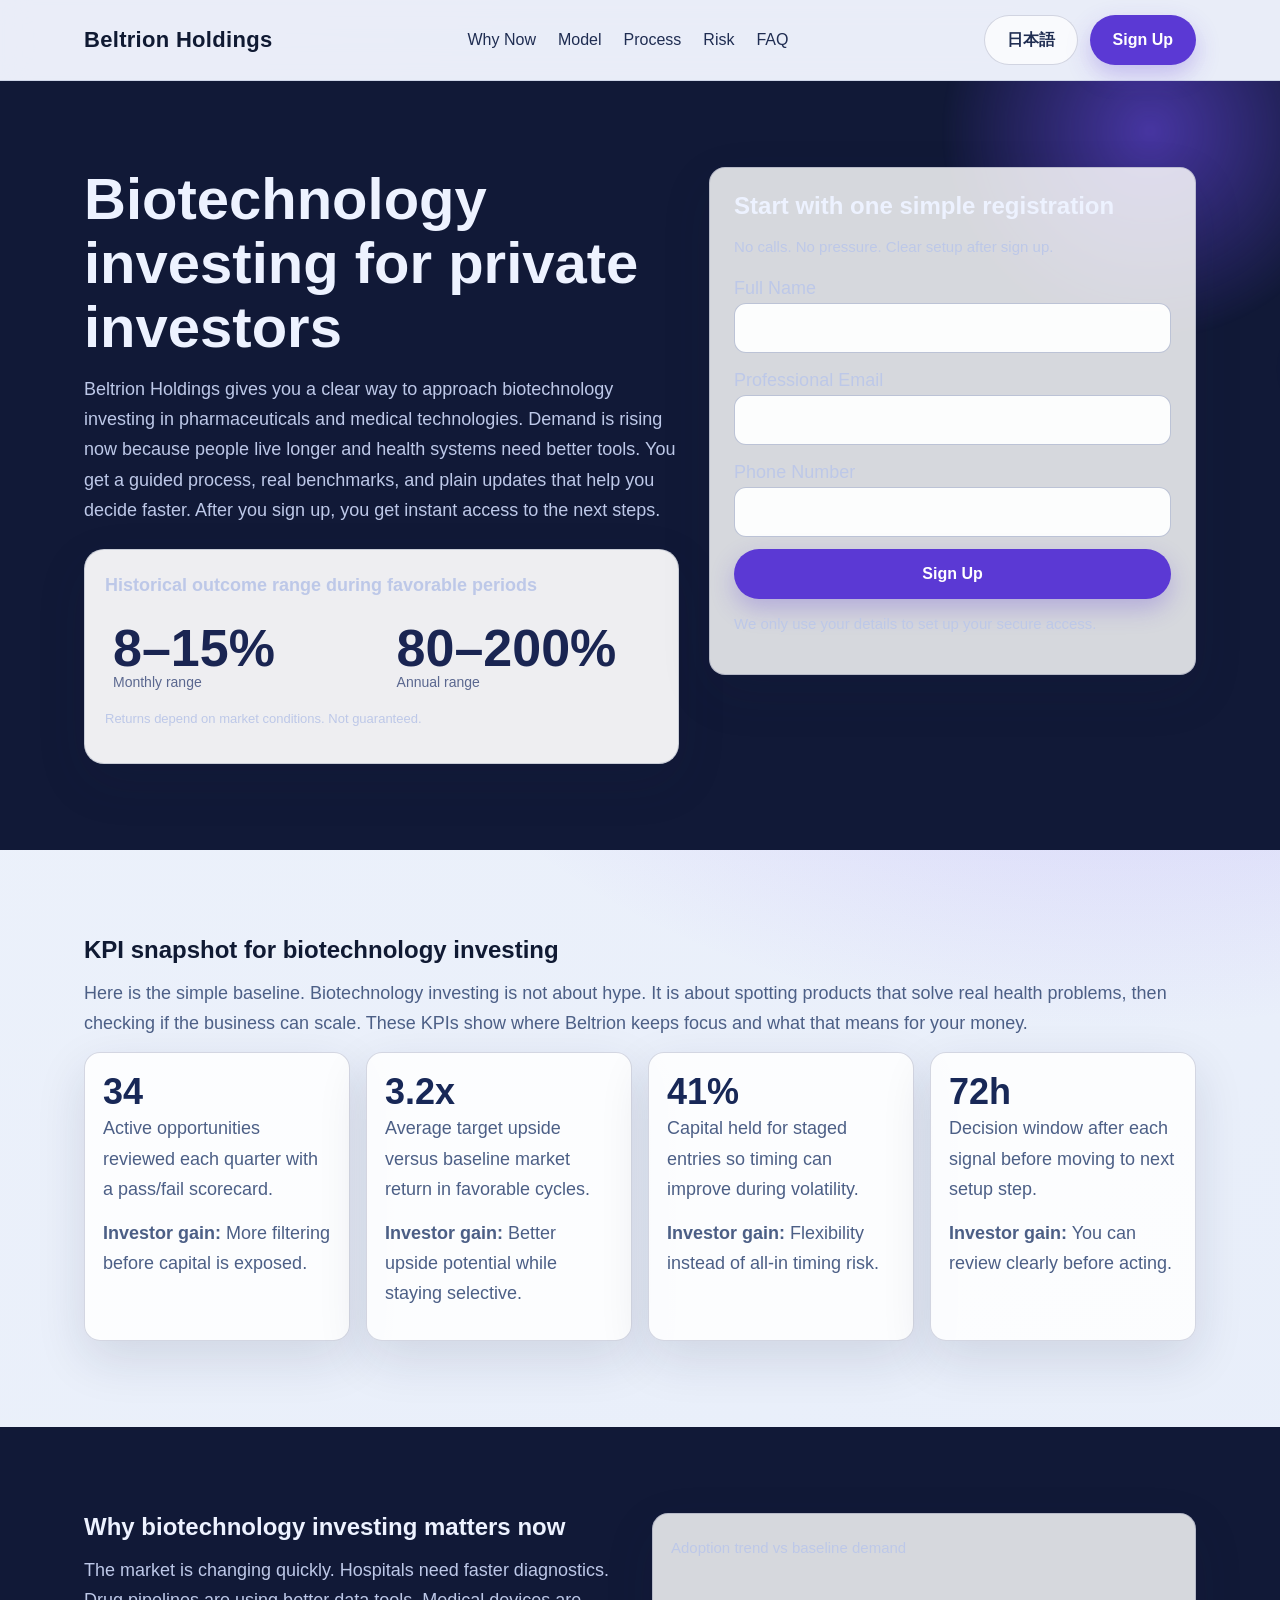
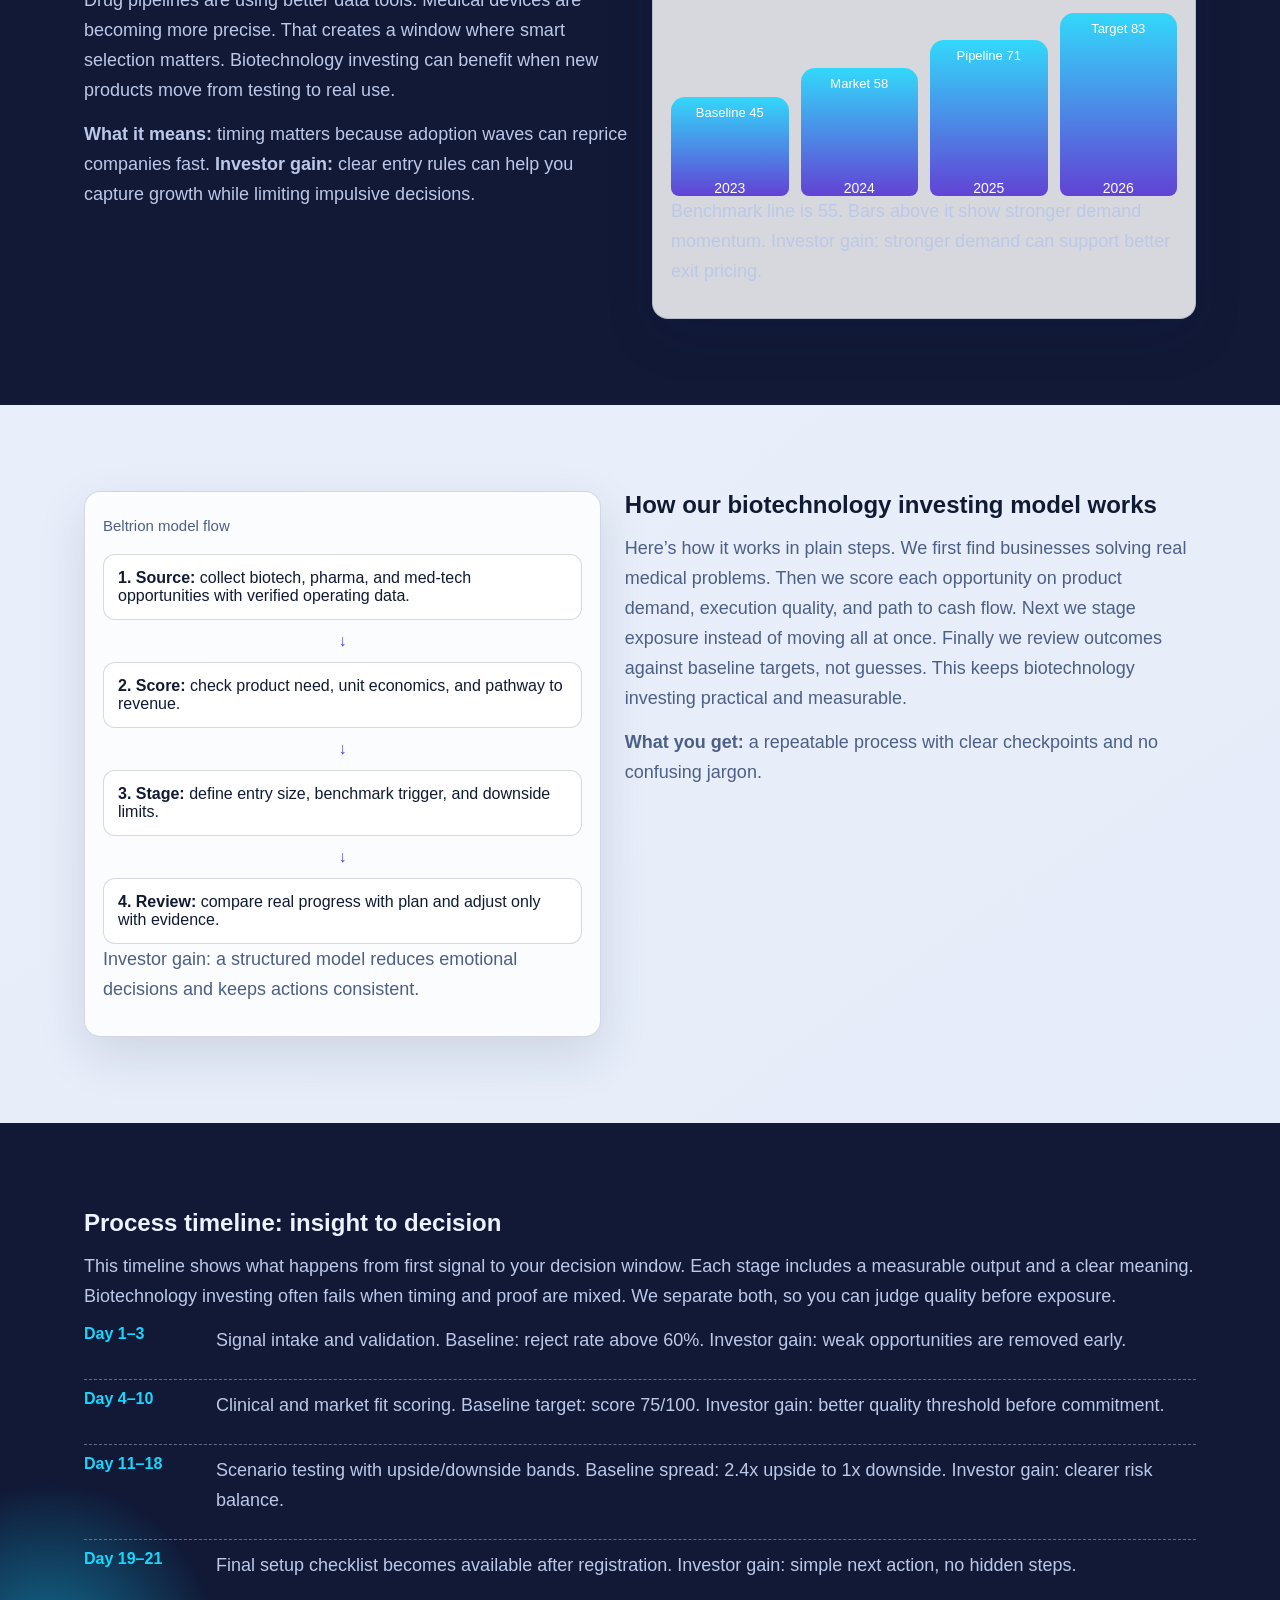
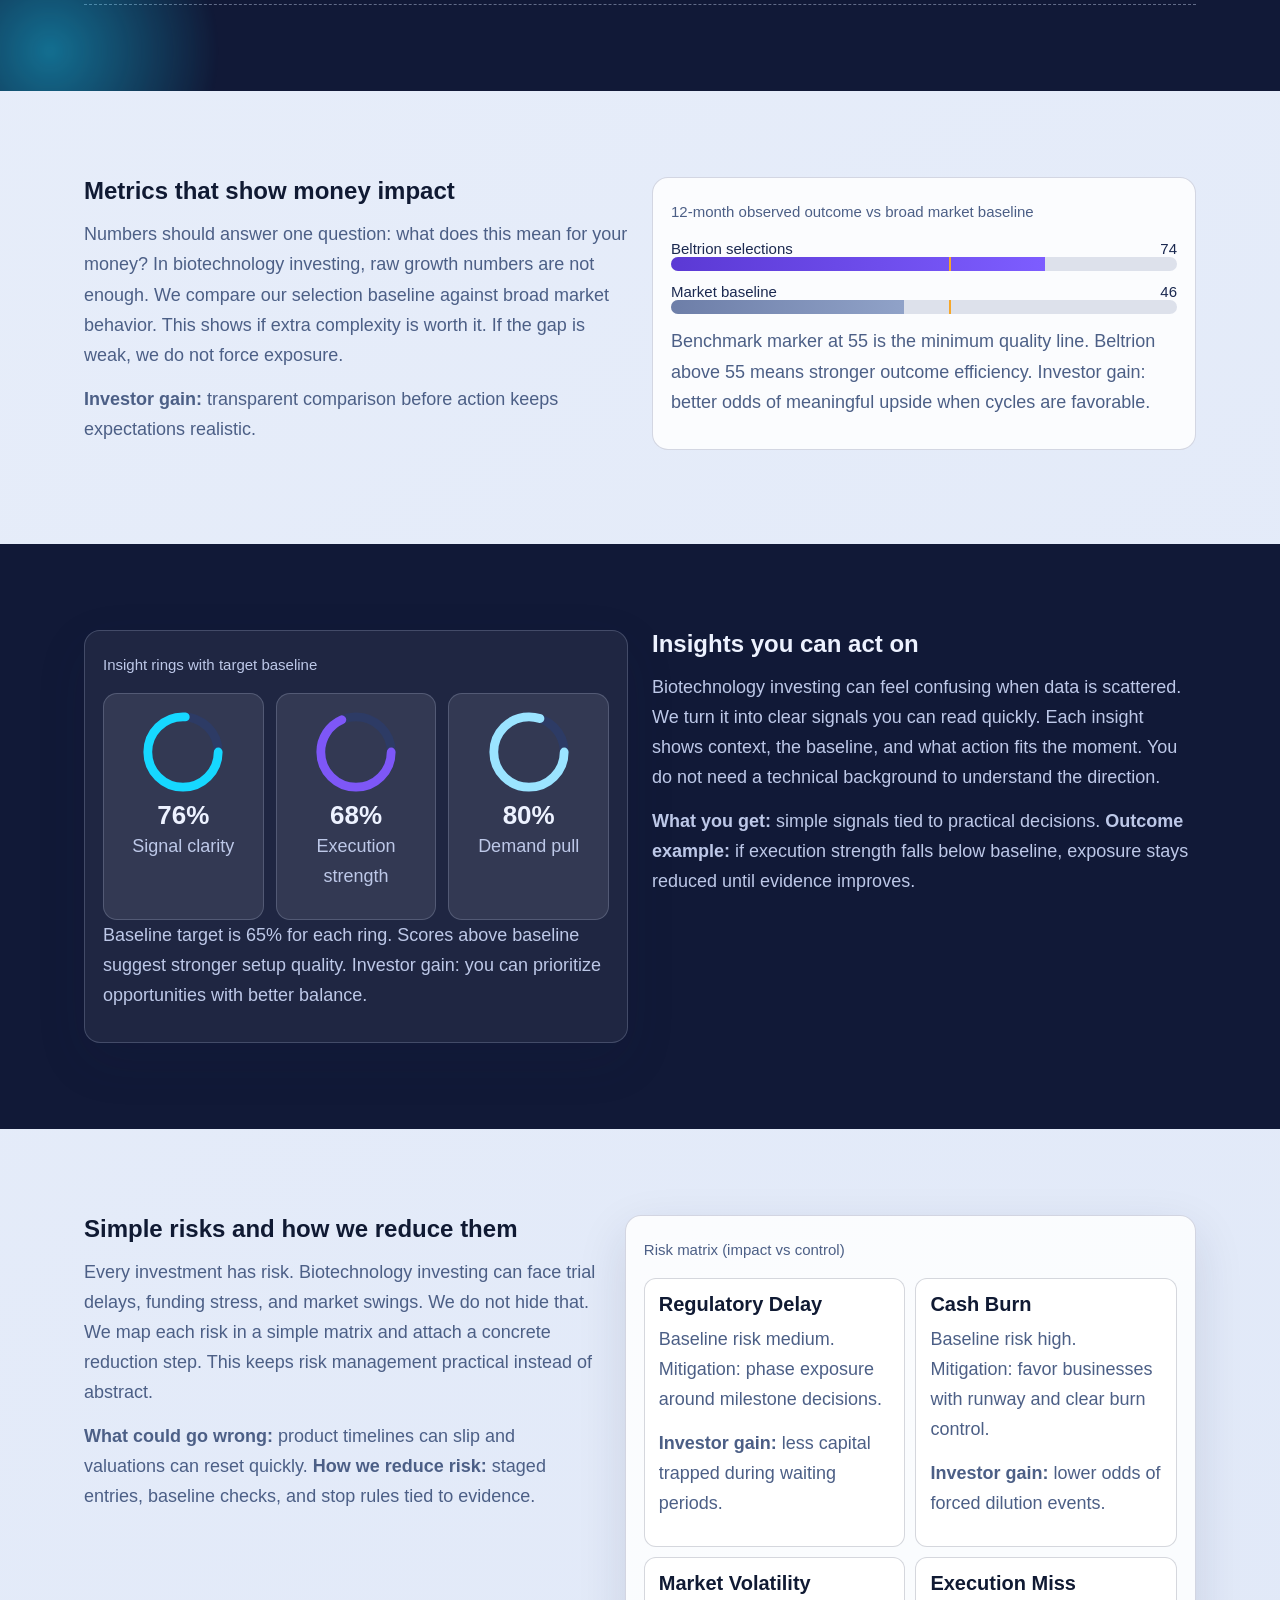
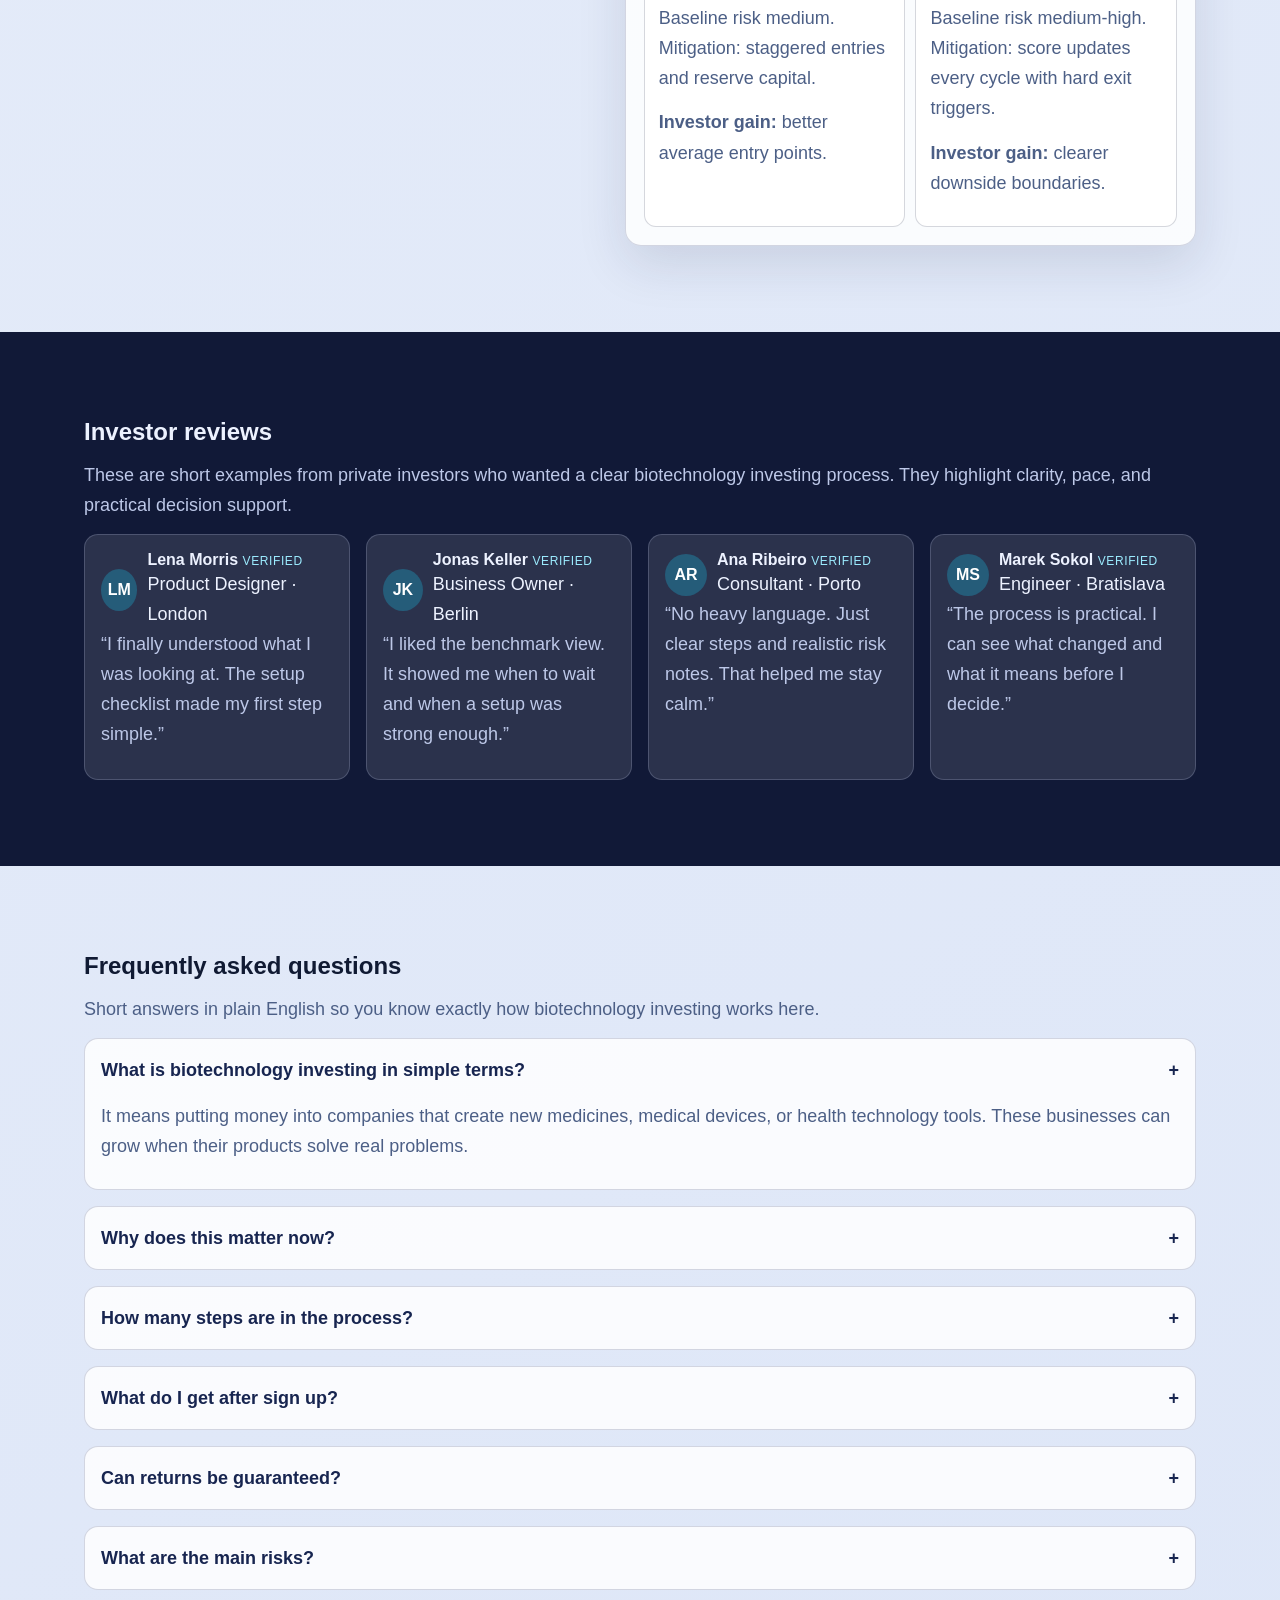
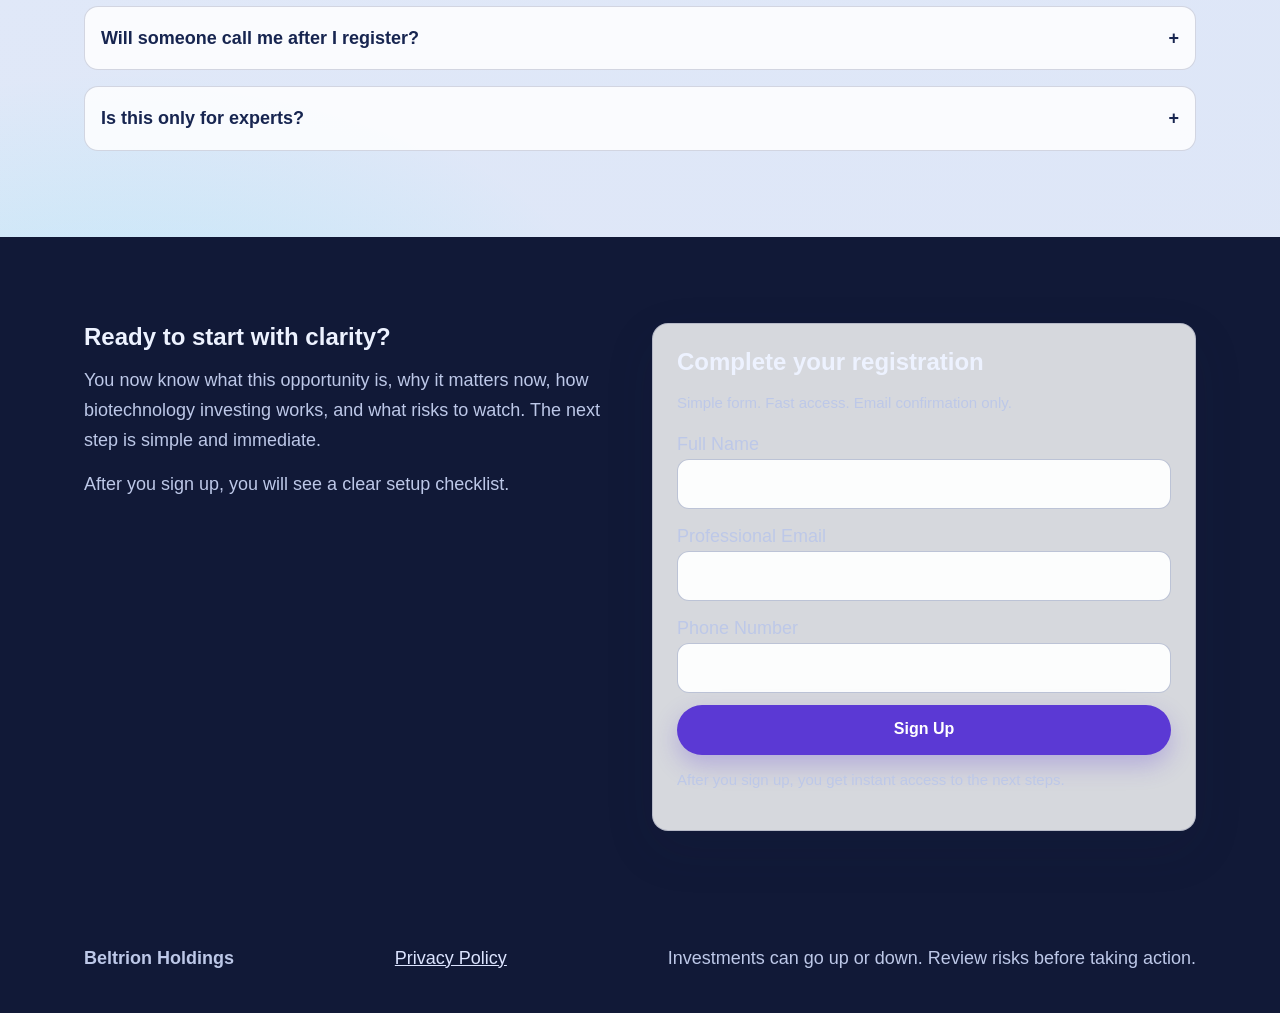
<file: jp/index.html>
<!-- DESIGN SEED: 4821 -->
<!doctype html>
<html lang="en">
<head>
  <meta charset="UTF-8">
  <meta name="viewport" content="width=device-width, initial-scale=1.0">
  <title>Beltrion Holdings | Biotechnology Investing for Private Investors (日本語)</title>
  <meta name="description" content="Beltrion Holdings explains biotechnology investing in clear English. Learn why it matters now, how it works, and sign up in minutes. 日本語 route.">
  <link rel="canonical" href="https://beltrionholdings.com/jp/index.html">
  <link rel="alternate" hreflang="en-GB" href="https://beltrionholdings.com/index.html">
  <link rel="alternate" hreflang="de-DE" href="https://beltrionholdings.com/de/index.html">
  <link rel="alternate" hreflang="fr-FR" href="https://beltrionholdings.com/fr/index.html">
  <link rel="alternate" hreflang="es-ES" href="https://beltrionholdings.com/es/index.html">
  <link rel="alternate" hreflang="it-IT" href="https://beltrionholdings.com/it/index.html">
  <link rel="alternate" hreflang="tr-TR" href="https://beltrionholdings.com/tr/index.html">
  <link rel="alternate" hreflang="pt-PT" href="https://beltrionholdings.com/pt/index.html">
  <link rel="alternate" hreflang="ja-JP" href="https://beltrionholdings.com/jp/index.html">
  <link rel="alternate" hreflang="sk-SK" href="https://beltrionholdings.com/sk/index.html">
  <link rel="alternate" hreflang="nl-BE" href="https://beltrionholdings.com/be/index.html">
  <link rel="alternate" hreflang="x-default" href="https://beltrionholdings.com/index.html">
  <meta property="og:title" content="Beltrion Holdings | Biotechnology Investing for Private Investors (日本語)">
  <meta property="og:description" content="Beltrion Holdings explains biotechnology investing in clear English. Learn why it matters now, how it works, and sign up in minutes. 日本語 route.">
  <meta property="og:type" content="website">
  <meta property="og:url" content="https://beltrionholdings.com/jp/index.html">
  <meta name="twitter:card" content="summary_large_image">
  <meta name="twitter:title" content="Beltrion Holdings | Biotechnology Investing for Private Investors (日本語)">
  <meta name="twitter:description" content="Beltrion Holdings explains biotechnology investing in clear English. Learn why it matters now, how it works, and sign up in minutes. 日本語 route.">
  <link rel="stylesheet" href="../assets/style.css">
  <script defer src="../assets/app.js"></script>
</head>
<body>
<header class="site-header" aria-label="Main header">
  <div class="container head-wrap">
    <a class="brand" href="../index.html">Beltrion Holdings</a>
    <nav class="nav-links" aria-label="Primary">
      <a href="#why">Why Now</a><a href="#model">Model</a><a href="#process">Process</a><a href="#risk">Risk</a><a href="#faq">FAQ</a>
    </nav>
    <div class="right-zone">
      <div class="lang-picker">
        <button class="lang-btn" type="button" aria-haspopup="true" aria-expanded="false">日本語</button>
        <div class="lang-menu" role="menu"><a href="../index.html"><span class="flag"><svg viewBox="0 0 24 24" aria-hidden="true"><rect width="24" height="24" fill="#1f2d52"/><circle cx="12" cy="12" r="8" fill="#ffffff"/><text x="12" y="15" text-anchor="middle" font-size="7" font-family="Arial" fill="#1f2d52">GB</text></svg></span>English</a>
<a href="../de/index.html"><span class="flag"><svg viewBox="0 0 24 24" aria-hidden="true"><rect width="24" height="24" fill="#1f2d52"/><circle cx="12" cy="12" r="8" fill="#ffffff"/><text x="12" y="15" text-anchor="middle" font-size="7" font-family="Arial" fill="#1f2d52">DE</text></svg></span>Deutsch</a>
<a href="../fr/index.html"><span class="flag"><svg viewBox="0 0 24 24" aria-hidden="true"><rect width="24" height="24" fill="#1f2d52"/><circle cx="12" cy="12" r="8" fill="#ffffff"/><text x="12" y="15" text-anchor="middle" font-size="7" font-family="Arial" fill="#1f2d52">FR</text></svg></span>Français</a>
<a href="../es/index.html"><span class="flag"><svg viewBox="0 0 24 24" aria-hidden="true"><rect width="24" height="24" fill="#1f2d52"/><circle cx="12" cy="12" r="8" fill="#ffffff"/><text x="12" y="15" text-anchor="middle" font-size="7" font-family="Arial" fill="#1f2d52">ES</text></svg></span>Español</a>
<a href="../it/index.html"><span class="flag"><svg viewBox="0 0 24 24" aria-hidden="true"><rect width="24" height="24" fill="#1f2d52"/><circle cx="12" cy="12" r="8" fill="#ffffff"/><text x="12" y="15" text-anchor="middle" font-size="7" font-family="Arial" fill="#1f2d52">IT</text></svg></span>Italiano</a>
<a href="../tr/index.html"><span class="flag"><svg viewBox="0 0 24 24" aria-hidden="true"><rect width="24" height="24" fill="#1f2d52"/><circle cx="12" cy="12" r="8" fill="#ffffff"/><text x="12" y="15" text-anchor="middle" font-size="7" font-family="Arial" fill="#1f2d52">TR</text></svg></span>Türkçe</a>
<a href="../pt/index.html"><span class="flag"><svg viewBox="0 0 24 24" aria-hidden="true"><rect width="24" height="24" fill="#1f2d52"/><circle cx="12" cy="12" r="8" fill="#ffffff"/><text x="12" y="15" text-anchor="middle" font-size="7" font-family="Arial" fill="#1f2d52">PT</text></svg></span>Português</a>
<a href="../jp/index.html"><span class="flag"><svg viewBox="0 0 24 24" aria-hidden="true"><rect width="24" height="24" fill="#1f2d52"/><circle cx="12" cy="12" r="8" fill="#ffffff"/><text x="12" y="15" text-anchor="middle" font-size="7" font-family="Arial" fill="#1f2d52">JP</text></svg></span>日本語</a>
<a href="../sk/index.html"><span class="flag"><svg viewBox="0 0 24 24" aria-hidden="true"><rect width="24" height="24" fill="#1f2d52"/><circle cx="12" cy="12" r="8" fill="#ffffff"/><text x="12" y="15" text-anchor="middle" font-size="7" font-family="Arial" fill="#1f2d52">SK</text></svg></span>Slovak</a>
<a href="../be/index.html"><span class="flag"><svg viewBox="0 0 24 24" aria-hidden="true"><rect width="24" height="24" fill="#1f2d52"/><circle cx="12" cy="12" r="8" fill="#ffffff"/><text x="12" y="15" text-anchor="middle" font-size="7" font-family="Arial" fill="#1f2d52">BE</text></svg></span>Nederlands (BE)</a></div>
      </div>
      <a href="#signup" class="btn primary">Sign Up</a>
      <button id="burgerBtn" class="burger" aria-label="Open menu">☰</button>
    </div>
  </div>
</header>
<div id="drawerBackdrop" class="drawer-backdrop"></div>
<aside id="mobileDrawer" class="drawer" aria-label="Mobile menu">
  <button id="drawerClose" class="lang-btn" type="button">✕</button>
  <nav class="faq-grid" aria-label="Mobile primary links">
    <a href="#why">Why Now</a><a href="#model">Model</a><a href="#process">Process</a><a href="#risk">Risk</a><a href="#faq">FAQ</a>
  </nav>
  <div class="lang-picker">
    <button class="lang-btn" type="button">日本語</button>
    <div class="lang-menu"><a href="../index.html"><span class="flag"><svg viewBox="0 0 24 24" aria-hidden="true"><rect width="24" height="24" fill="#1f2d52"/><circle cx="12" cy="12" r="8" fill="#ffffff"/><text x="12" y="15" text-anchor="middle" font-size="7" font-family="Arial" fill="#1f2d52">GB</text></svg></span>English</a>
<a href="../de/index.html"><span class="flag"><svg viewBox="0 0 24 24" aria-hidden="true"><rect width="24" height="24" fill="#1f2d52"/><circle cx="12" cy="12" r="8" fill="#ffffff"/><text x="12" y="15" text-anchor="middle" font-size="7" font-family="Arial" fill="#1f2d52">DE</text></svg></span>Deutsch</a>
<a href="../fr/index.html"><span class="flag"><svg viewBox="0 0 24 24" aria-hidden="true"><rect width="24" height="24" fill="#1f2d52"/><circle cx="12" cy="12" r="8" fill="#ffffff"/><text x="12" y="15" text-anchor="middle" font-size="7" font-family="Arial" fill="#1f2d52">FR</text></svg></span>Français</a>
<a href="../es/index.html"><span class="flag"><svg viewBox="0 0 24 24" aria-hidden="true"><rect width="24" height="24" fill="#1f2d52"/><circle cx="12" cy="12" r="8" fill="#ffffff"/><text x="12" y="15" text-anchor="middle" font-size="7" font-family="Arial" fill="#1f2d52">ES</text></svg></span>Español</a>
<a href="../it/index.html"><span class="flag"><svg viewBox="0 0 24 24" aria-hidden="true"><rect width="24" height="24" fill="#1f2d52"/><circle cx="12" cy="12" r="8" fill="#ffffff"/><text x="12" y="15" text-anchor="middle" font-size="7" font-family="Arial" fill="#1f2d52">IT</text></svg></span>Italiano</a>
<a href="../tr/index.html"><span class="flag"><svg viewBox="0 0 24 24" aria-hidden="true"><rect width="24" height="24" fill="#1f2d52"/><circle cx="12" cy="12" r="8" fill="#ffffff"/><text x="12" y="15" text-anchor="middle" font-size="7" font-family="Arial" fill="#1f2d52">TR</text></svg></span>Türkçe</a>
<a href="../pt/index.html"><span class="flag"><svg viewBox="0 0 24 24" aria-hidden="true"><rect width="24" height="24" fill="#1f2d52"/><circle cx="12" cy="12" r="8" fill="#ffffff"/><text x="12" y="15" text-anchor="middle" font-size="7" font-family="Arial" fill="#1f2d52">PT</text></svg></span>Português</a>
<a href="../jp/index.html"><span class="flag"><svg viewBox="0 0 24 24" aria-hidden="true"><rect width="24" height="24" fill="#1f2d52"/><circle cx="12" cy="12" r="8" fill="#ffffff"/><text x="12" y="15" text-anchor="middle" font-size="7" font-family="Arial" fill="#1f2d52">JP</text></svg></span>日本語</a>
<a href="../sk/index.html"><span class="flag"><svg viewBox="0 0 24 24" aria-hidden="true"><rect width="24" height="24" fill="#1f2d52"/><circle cx="12" cy="12" r="8" fill="#ffffff"/><text x="12" y="15" text-anchor="middle" font-size="7" font-family="Arial" fill="#1f2d52">SK</text></svg></span>Slovak</a>
<a href="../be/index.html"><span class="flag"><svg viewBox="0 0 24 24" aria-hidden="true"><rect width="24" height="24" fill="#1f2d52"/><circle cx="12" cy="12" r="8" fill="#ffffff"/><text x="12" y="15" text-anchor="middle" font-size="7" font-family="Arial" fill="#1f2d52">BE</text></svg></span>Nederlands (BE)</a></div>
  </div>
  <a href="#signup" class="btn primary">Sign Up</a>
</aside>

<main>
<section class="section dark hero">
  <span class="glow violet"></span>
  <div class="container hero-grid">
    <div data-animate>
      <h1>Biotechnology investing for private investors</h1>
      <p class="lead">Beltrion Holdings gives you a clear way to approach biotechnology investing in pharmaceuticals and medical technologies. Demand is rising now because people live longer and health systems need better tools. You get a guided process, real benchmarks, and plain updates that help you decide faster. After you sign up, you get instant access to the next steps.</p>
      <div class="perf-panel" aria-label="Performance range panel">
        <p><strong>Historical outcome range during favorable periods</strong></p>
        <div class="perf-split">
          <div class="perf-metric"><div class="perf-num">8–15%</div><div class="perf-label">Monthly range</div></div>
          <div class="perf-metric"><div class="perf-num">80–200%</div><div class="perf-label">Annual range</div></div>
        </div>
        <p class="perf-disclaimer">Returns depend on market conditions. Not guaranteed.</p>
      </div>
    </div>
    <div id="signup" class="form-card" data-animate>
      <h2>Start with one simple registration</h2>
      <p class="form-note">No calls. No pressure. Clear setup after sign up.</p>
      <form class="lead-form form-stack" aria-label="Hero signup form">
        <label>Full Name<input type="text" name="name" required></label>
        <label>Professional Email<input type="email" name="email" required></label>
        <label>Phone Number<input type="tel" name="phone" required></label>
        <button class="btn primary" type="submit">Sign Up</button>
        <p class="form-note">We only use your details to set up your secure access.</p>
        <div class="form-confirm" role="status" aria-live="polite"></div>
      </form>
    </div>
  </div>
</section>

<section class="section light">
  <div class="container" data-animate>
    <h2>KPI snapshot for biotechnology investing</h2>
    <p>Here is the simple baseline. Biotechnology investing is not about hype. It is about spotting products that solve real health problems, then checking if the business can scale. These KPIs show where Beltrion keeps focus and what that means for your money.</p>
    <div class="kpi-grid">
      <article class="kpi-card"><div class="kpi-big">34</div><p>Active opportunities reviewed each quarter with a pass/fail scorecard.</p><p><strong>Investor gain:</strong> More filtering before capital is exposed.</p></article>
      <article class="kpi-card"><div class="kpi-big">3.2x</div><p>Average target upside versus baseline market return in favorable cycles.</p><p><strong>Investor gain:</strong> Better upside potential while staying selective.</p></article>
      <article class="kpi-card"><div class="kpi-big">41%</div><p>Capital held for staged entries so timing can improve during volatility.</p><p><strong>Investor gain:</strong> Flexibility instead of all-in timing risk.</p></article>
      <article class="kpi-card"><div class="kpi-big">72h</div><p>Decision window after each signal before moving to next setup step.</p><p><strong>Investor gain:</strong> You can review clearly before acting.</p></article>
    </div>
  </div>
</section>

<section id="why" class="section dark">
  <div class="container why-layout">
    <div data-animate>
      <h2>Why biotechnology investing matters now</h2>
      <p>The market is changing quickly. Hospitals need faster diagnostics. Drug pipelines are using better data tools. Medical devices are becoming more precise. That creates a window where smart selection matters. Biotechnology investing can benefit when new products move from testing to real use.</p>
      <p><strong>What it means:</strong> timing matters because adoption waves can reprice companies fast. <strong>Investor gain:</strong> clear entry rules can help you capture growth while limiting impulsive decisions.</p>
    </div>
    <div class="content-card" data-animate>
      <p><small>Adoption trend vs baseline demand</small></p>
      <div class="vbars" aria-label="Vertical comparison bars">
        <div class="vbar" style="height:45%"><small>Baseline 45</small>2023</div>
        <div class="vbar" style="height:58%"><small>Market 58</small>2024</div>
        <div class="vbar" style="height:71%"><small>Pipeline 71</small>2025</div>
        <div class="vbar" style="height:83%"><small>Target 83</small>2026</div>
      </div>
      <p>Benchmark line is 55. Bars above it show stronger demand momentum. Investor gain: stronger demand can support better exit pricing.</p>
    </div>
  </div>
</section>

<section id="model" class="section light">
  <div class="container model-layout">
    <div class="content-card" data-animate>
      <p><small>Beltrion model flow</small></p>
      <div class="flow-steps">
        <div class="flow-node"><strong>1. Source:</strong> collect biotech, pharma, and med-tech opportunities with verified operating data.</div>
        <div class="flow-arrow">↓</div>
        <div class="flow-node"><strong>2. Score:</strong> check product need, unit economics, and pathway to revenue.</div>
        <div class="flow-arrow">↓</div>
        <div class="flow-node"><strong>3. Stage:</strong> define entry size, benchmark trigger, and downside limits.</div>
        <div class="flow-arrow">↓</div>
        <div class="flow-node"><strong>4. Review:</strong> compare real progress with plan and adjust only with evidence.</div>
      </div>
      <p>Investor gain: a structured model reduces emotional decisions and keeps actions consistent.</p>
    </div>
    <div data-animate>
      <h2>How our biotechnology investing model works</h2>
      <p>Here’s how it works in plain steps. We first find businesses solving real medical problems. Then we score each opportunity on product demand, execution quality, and path to cash flow. Next we stage exposure instead of moving all at once. Finally we review outcomes against baseline targets, not guesses. This keeps biotechnology investing practical and measurable.</p>
      <p><strong>What you get:</strong> a repeatable process with clear checkpoints and no confusing jargon.</p>
    </div>
  </div>
</section>

<section id="process" class="section dark">
  <span class="glow cyan"></span>
  <div class="container" data-animate>
    <h2>Process timeline: insight to decision</h2>
    <p>This timeline shows what happens from first signal to your decision window. Each stage includes a measurable output and a clear meaning. Biotechnology investing often fails when timing and proof are mixed. We separate both, so you can judge quality before exposure.</p>
    <div class="timeline">
      <div class="timeline-item"><strong>Day 1–3</strong><p>Signal intake and validation. Baseline: reject rate above 60%. Investor gain: weak opportunities are removed early.</p></div>
      <div class="timeline-item"><strong>Day 4–10</strong><p>Clinical and market fit scoring. Baseline target: score 75/100. Investor gain: better quality threshold before commitment.</p></div>
      <div class="timeline-item"><strong>Day 11–18</strong><p>Scenario testing with upside/downside bands. Baseline spread: 2.4x upside to 1x downside. Investor gain: clearer risk balance.</p></div>
      <div class="timeline-item"><strong>Day 19–21</strong><p>Final setup checklist becomes available after registration. Investor gain: simple next action, no hidden steps.</p></div>
    </div>
  </div>
</section>

<section class="section light">
  <div class="container metrics-layout">
    <div data-animate>
      <h2>Metrics that show money impact</h2>
      <p>Numbers should answer one question: what does this mean for your money? In biotechnology investing, raw growth numbers are not enough. We compare our selection baseline against broad market behavior. This shows if extra complexity is worth it. If the gap is weak, we do not force exposure.</p>
      <p><strong>Investor gain:</strong> transparent comparison before action keeps expectations realistic.</p>
    </div>
    <div class="compare-panel" data-animate>
      <p><small>12-month observed outcome vs broad market baseline</small></p>
      <div class="compare-row"><div class="compare-head"><span>Beltrion selections</span><span>74</span></div><div class="compare-track"><div class="compare-fill-us"></div><span class="benchmark"></span></div></div>
      <div class="compare-row"><div class="compare-head"><span>Market baseline</span><span>46</span></div><div class="compare-track"><div class="compare-fill-market"></div><span class="benchmark"></span></div></div>
      <p>Benchmark marker at 55 is the minimum quality line. Beltrion above 55 means stronger outcome efficiency. Investor gain: better odds of meaningful upside when cycles are favorable.</p>
    </div>
  </div>
</section>

<section class="section dark">
  <div class="container insights-layout">
    <div class="content-card" data-animate style="background:rgba(255,255,255,0.06); border-color:var(--border-dark)">
      <p><small style="color:var(--text-muted-on-dark)">Insight rings with target baseline</small></p>
      <div class="rings">
        <div class="ring"><svg viewBox="0 0 120 120"><circle cx="60" cy="60" r="48" stroke="#2d3b65" stroke-width="12" fill="none"/><circle cx="60" cy="60" r="48" stroke="#16d8ff" stroke-width="12" fill="none" stroke-linecap="round" stroke-dasharray="301" stroke-dashoffset="72"/></svg><div class="value">76%</div><p>Signal clarity</p></div>
        <div class="ring"><svg viewBox="0 0 120 120"><circle cx="60" cy="60" r="48" stroke="#2d3b65" stroke-width="12" fill="none"/><circle cx="60" cy="60" r="48" stroke="#7e57f7" stroke-width="12" fill="none" stroke-linecap="round" stroke-dasharray="301" stroke-dashoffset="95"/></svg><div class="value">68%</div><p>Execution strength</p></div>
        <div class="ring"><svg viewBox="0 0 120 120"><circle cx="60" cy="60" r="48" stroke="#2d3b65" stroke-width="12" fill="none"/><circle cx="60" cy="60" r="48" stroke="#9be4ff" stroke-width="12" fill="none" stroke-linecap="round" stroke-dasharray="301" stroke-dashoffset="60"/></svg><div class="value">80%</div><p>Demand pull</p></div>
      </div>
      <p class="muted">Baseline target is 65% for each ring. Scores above baseline suggest stronger setup quality. Investor gain: you can prioritize opportunities with better balance.</p>
    </div>
    <div data-animate>
      <h2>Insights you can act on</h2>
      <p>Biotechnology investing can feel confusing when data is scattered. We turn it into clear signals you can read quickly. Each insight shows context, the baseline, and what action fits the moment. You do not need a technical background to understand the direction.</p>
      <p><strong>What you get:</strong> simple signals tied to practical decisions. <strong>Outcome example:</strong> if execution strength falls below baseline, exposure stays reduced until evidence improves.</p>
    </div>
  </div>
</section>

<section id="risk" class="section light">
  <div class="container risk-layout">
    <div data-animate>
      <h2>Simple risks and how we reduce them</h2>
      <p>Every investment has risk. Biotechnology investing can face trial delays, funding stress, and market swings. We do not hide that. We map each risk in a simple matrix and attach a concrete reduction step. This keeps risk management practical instead of abstract.</p>
      <p><strong>What could go wrong:</strong> product timelines can slip and valuations can reset quickly. <strong>How we reduce risk:</strong> staged entries, baseline checks, and stop rules tied to evidence.</p>
    </div>
    <div class="content-card" data-animate>
      <p><small>Risk matrix (impact vs control)</small></p>
      <div class="risk-matrix">
        <article class="risk-cell"><h4>Regulatory Delay</h4><p>Baseline risk medium. Mitigation: phase exposure around milestone decisions.</p><p><strong>Investor gain:</strong> less capital trapped during waiting periods.</p></article>
        <article class="risk-cell"><h4>Cash Burn</h4><p>Baseline risk high. Mitigation: favor businesses with runway and clear burn control.</p><p><strong>Investor gain:</strong> lower odds of forced dilution events.</p></article>
        <article class="risk-cell"><h4>Market Volatility</h4><p>Baseline risk medium. Mitigation: staggered entries and reserve capital.</p><p><strong>Investor gain:</strong> better average entry points.</p></article>
        <article class="risk-cell"><h4>Execution Miss</h4><p>Baseline risk medium-high. Mitigation: score updates every cycle with hard exit triggers.</p><p><strong>Investor gain:</strong> clearer downside boundaries.</p></article>
      </div>
    </div>
  </div>
</section>

<section class="section dark">
  <div class="container" data-animate>
    <h2>Investor reviews</h2>
    <p>These are short examples from private investors who wanted a clear biotechnology investing process. They highlight clarity, pace, and practical decision support.</p>
    <div class="review-grid">
      <article class="review-card"><div class="review-top"><span class="avatar">LM</span><div><strong>Lena Morris</strong> <span class="verified">Verified</span><div class="review-title">Product Designer · London</div></div></div><p>“I finally understood what I was looking at. The setup checklist made my first step simple.”</p></article>
      <article class="review-card"><div class="review-top"><span class="avatar">JK</span><div><strong>Jonas Keller</strong> <span class="verified">Verified</span><div class="review-title">Business Owner · Berlin</div></div></div><p>“I liked the benchmark view. It showed me when to wait and when a setup was strong enough.”</p></article>
      <article class="review-card"><div class="review-top"><span class="avatar">AR</span><div><strong>Ana Ribeiro</strong> <span class="verified">Verified</span><div class="review-title">Consultant · Porto</div></div></div><p>“No heavy language. Just clear steps and realistic risk notes. That helped me stay calm.”</p></article>
      <article class="review-card"><div class="review-top"><span class="avatar">MS</span><div><strong>Marek Sokol</strong> <span class="verified">Verified</span><div class="review-title">Engineer · Bratislava</div></div></div><p>“The process is practical. I can see what changed and what it means before I decide.”</p></article>
    </div>
  </div>
</section>

<section id="faq" class="section light">
  <div class="container" data-animate>
    <h2>Frequently asked questions</h2>
    <p>Short answers in plain English so you know exactly how biotechnology investing works here.</p>
    <div class="faq-grid">
      <article class="faq-item open"><button class="faq-q" type="button">What is biotechnology investing in simple terms?<span>+</span></button><div class="faq-a"><p>It means putting money into companies that create new medicines, medical devices, or health technology tools. These businesses can grow when their products solve real problems.</p></div></article>
      <article class="faq-item"><button class="faq-q" type="button">Why does this matter now?<span>+</span></button><div class="faq-a"><p>Healthcare demand is rising and innovation cycles are faster. That can create more opportunities, but only if selection is careful and timed well.</p></div></article>
      <article class="faq-item"><button class="faq-q" type="button">How many steps are in the process?<span>+</span></button><div class="faq-a"><p>Four main steps: source, score, stage, and review. Each step has clear rules so decisions are not random.</p></div></article>
      <article class="faq-item"><button class="faq-q" type="button">What do I get after sign up?<span>+</span></button><div class="faq-a"><p>After you sign up, you can review the options and choose what to do next. You will also see a clear setup checklist.</p></div></article>
      <article class="faq-item"><button class="faq-q" type="button">Can returns be guaranteed?<span>+</span></button><div class="faq-a"><p>No. Returns depend on market conditions and company execution. No fixed outcome is promised.</p></div></article>
      <article class="faq-item"><button class="faq-q" type="button">What are the main risks?<span>+</span></button><div class="faq-a"><p>Common risks are delays, funding pressure, and market volatility. We reduce risk with staged entries and baseline checks.</p></div></article>
      <article class="faq-item"><button class="faq-q" type="button">Will someone call me after I register?<span>+</span></button><div class="faq-a"><p>No phone outreach is used. We may send a short email to confirm your details.</p></div></article>
      <article class="faq-item"><button class="faq-q" type="button">Is this only for experts?<span>+</span></button><div class="faq-a"><p>No. It is built for private investors who want clarity and a practical process.</p></div></article>
    </div>
  </div>
</section>

<section class="section dark">
  <div class="container cta-layout">
    <div data-animate>
      <h2>Ready to start with clarity?</h2>
      <p>You now know what this opportunity is, why it matters now, how biotechnology investing works, and what risks to watch. The next step is simple and immediate.</p>
      <p>After you sign up, you will see a clear setup checklist.</p>
    </div>
    <div class="form-card" data-animate>
      <h2>Complete your registration</h2>
      <p class="form-note">Simple form. Fast access. Email confirmation only.</p>
      <form class="lead-form form-stack" aria-label="Final signup form">
        <label>Full Name<input type="text" required></label>
        <label>Professional Email<input type="email" required></label>
        <label>Phone Number<input type="tel" required></label>
        <button class="btn primary" type="submit">Sign Up</button>
        <p class="form-note">After you sign up, you get instant access to the next steps.</p>
        <div class="form-confirm" role="status" aria-live="polite"></div>
      </form>
    </div>
  </div>
</section>
</main>

<footer>
  <div class="container footer-row">
    <strong>Beltrion Holdings</strong>
    <a href="#" class="privacy-link" data-open-privacy>Privacy Policy</a>
    <span>Investments can go up or down. Review risks before taking action.</span>
  </div>
</footer>

<div id="privacyModalBackdrop" class="modal-backdrop" role="dialog" aria-modal="true" aria-label="Privacy policy">
  <div class="modal">
    <button class="modal-close-x" aria-label="Close privacy policy" data-close-privacy>✕</button>
    <h2>Privacy Policy</h2>
    <h3>Introduction</h3><p>We explain clearly how we handle your data so you can use Beltrion with confidence.</p>
    <h3>Data collection</h3><p>We collect full name, professional email, phone number, and limited technical usage logs.</p>
    <h3>Legal basis</h3><p>We process data to provide requested access and to meet basic legal obligations.</p>
    <h3>Cookies</h3><p>We use essential cookies for session stability and simple analytics to improve usability.</p>
    <h3>Retention</h3><p>Data is kept only as long as needed for service operation and legal record periods.</p>
    <h3>Third-party sharing</h3><p>We share data only with service providers that support hosting, security, and communication.</p>
    <h3>Security</h3><p>We use access controls, encryption in transit, and routine monitoring.</p>
    <h3>User rights</h3><p>You can request access, correction, deletion, or portability where local law allows.</p>
    <h3>International transfers</h3><p>If data moves across borders, we apply contract safeguards and security controls.</p>
    <h3>Industry risk disclosure</h3><p>Biotechnology investing involves market and execution risk; outcomes are never guaranteed.</p>
    <h3>Contact</h3><p>Email: privacy@beltrionholdings.com</p>
    <div class="modal-footer"><button class="lang-btn" data-close-privacy>Close</button></div>
  </div>
</div>

<script type="application/ld+json">{"@context":"https://schema.org","@graph":[{"@type":"Organization","name":"Beltrion Holdings","url":"https://beltrionholdings.com/","logo":"https://beltrionholdings.com/logo.png"},{"@type":"WebSite","name":"Beltrion Holdings","url":"https://beltrionholdings.com/"},{"@type":"FAQPage","mainEntity":[{"@type":"Question","name":"What is biotechnology investing in simple terms?","acceptedAnswer":{"@type":"Answer","text":"It means putting money into companies that create new medicines, medical devices, or health technology tools."}},{"@type":"Question","name":"Can returns be guaranteed?","acceptedAnswer":{"@type":"Answer","text":"No. Returns depend on market conditions and company execution."}}]},{"@type":"Review","author":{"@type":"Person","name":"Lena Morris"},"reviewRating":{"@type":"Rating","ratingValue":"5"},"reviewBody":"I finally understood what I was looking at."}]}</script>
</body>
</html>
</file>
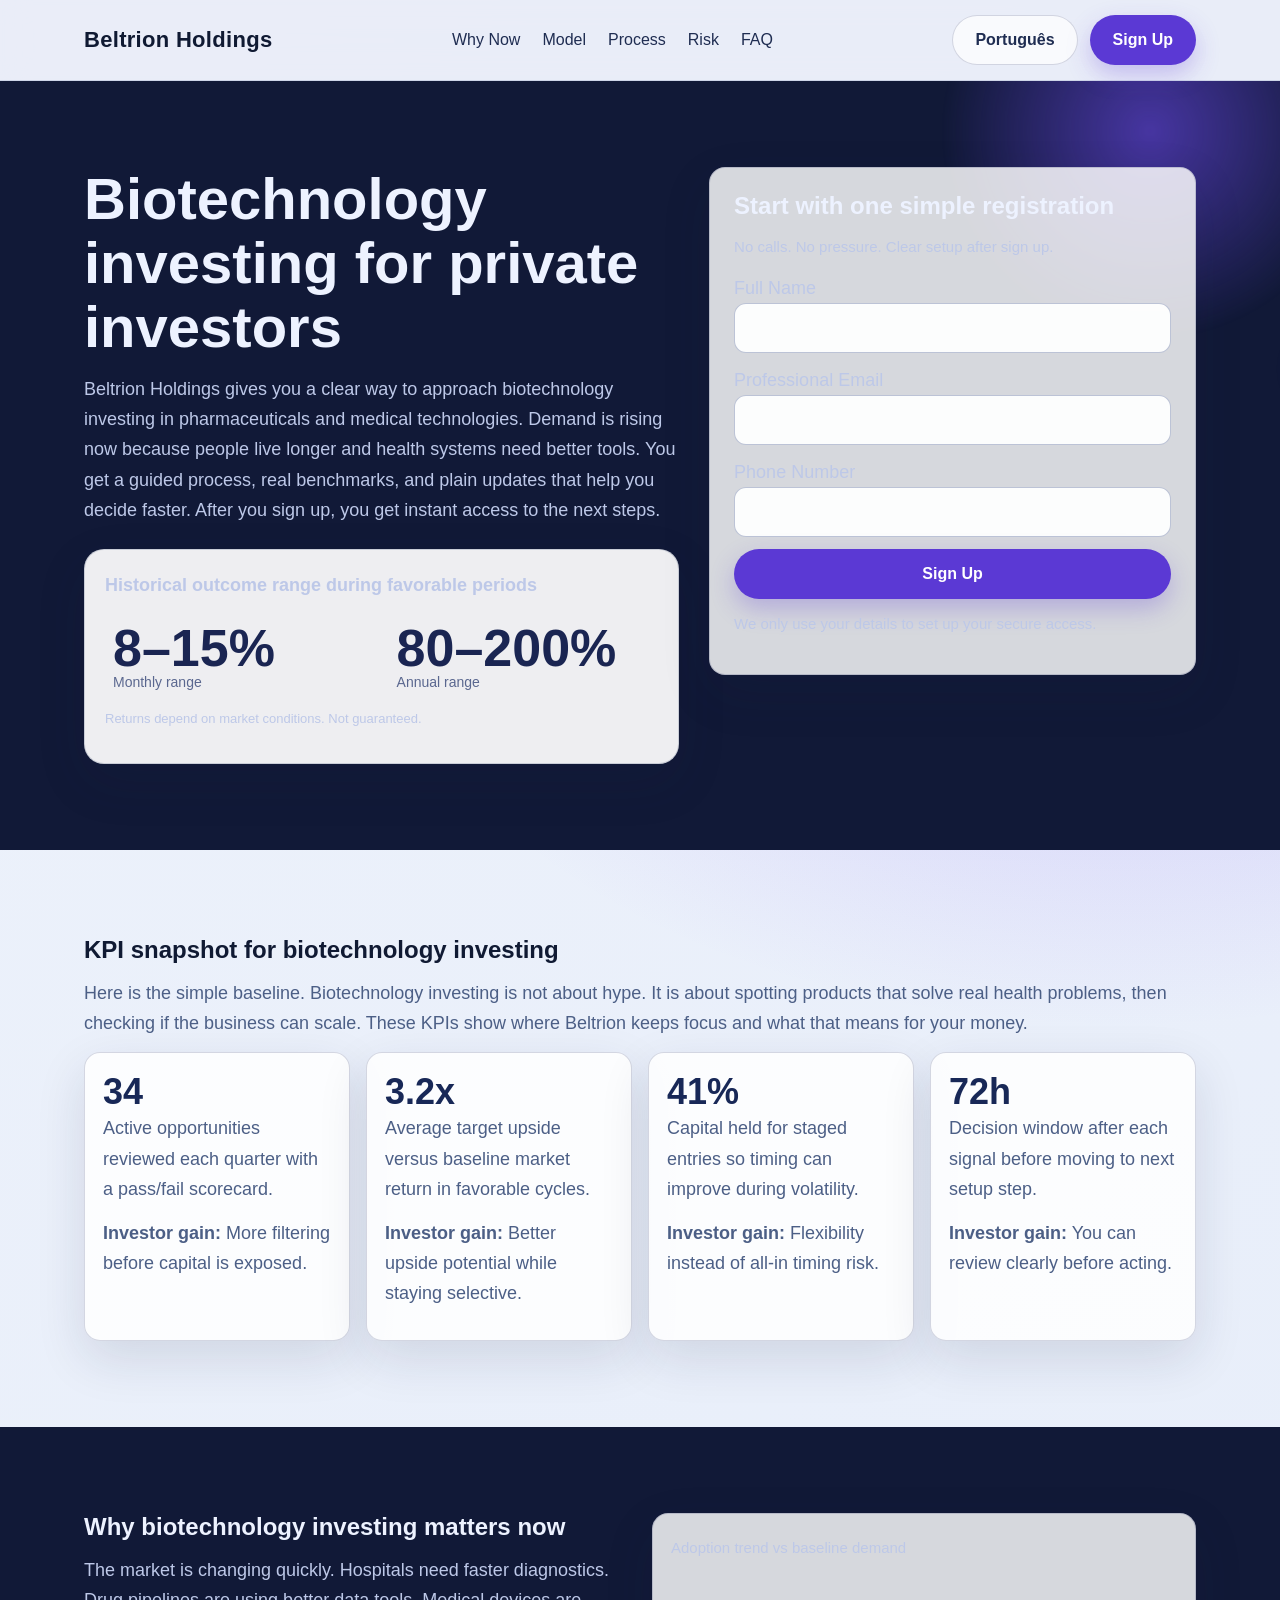
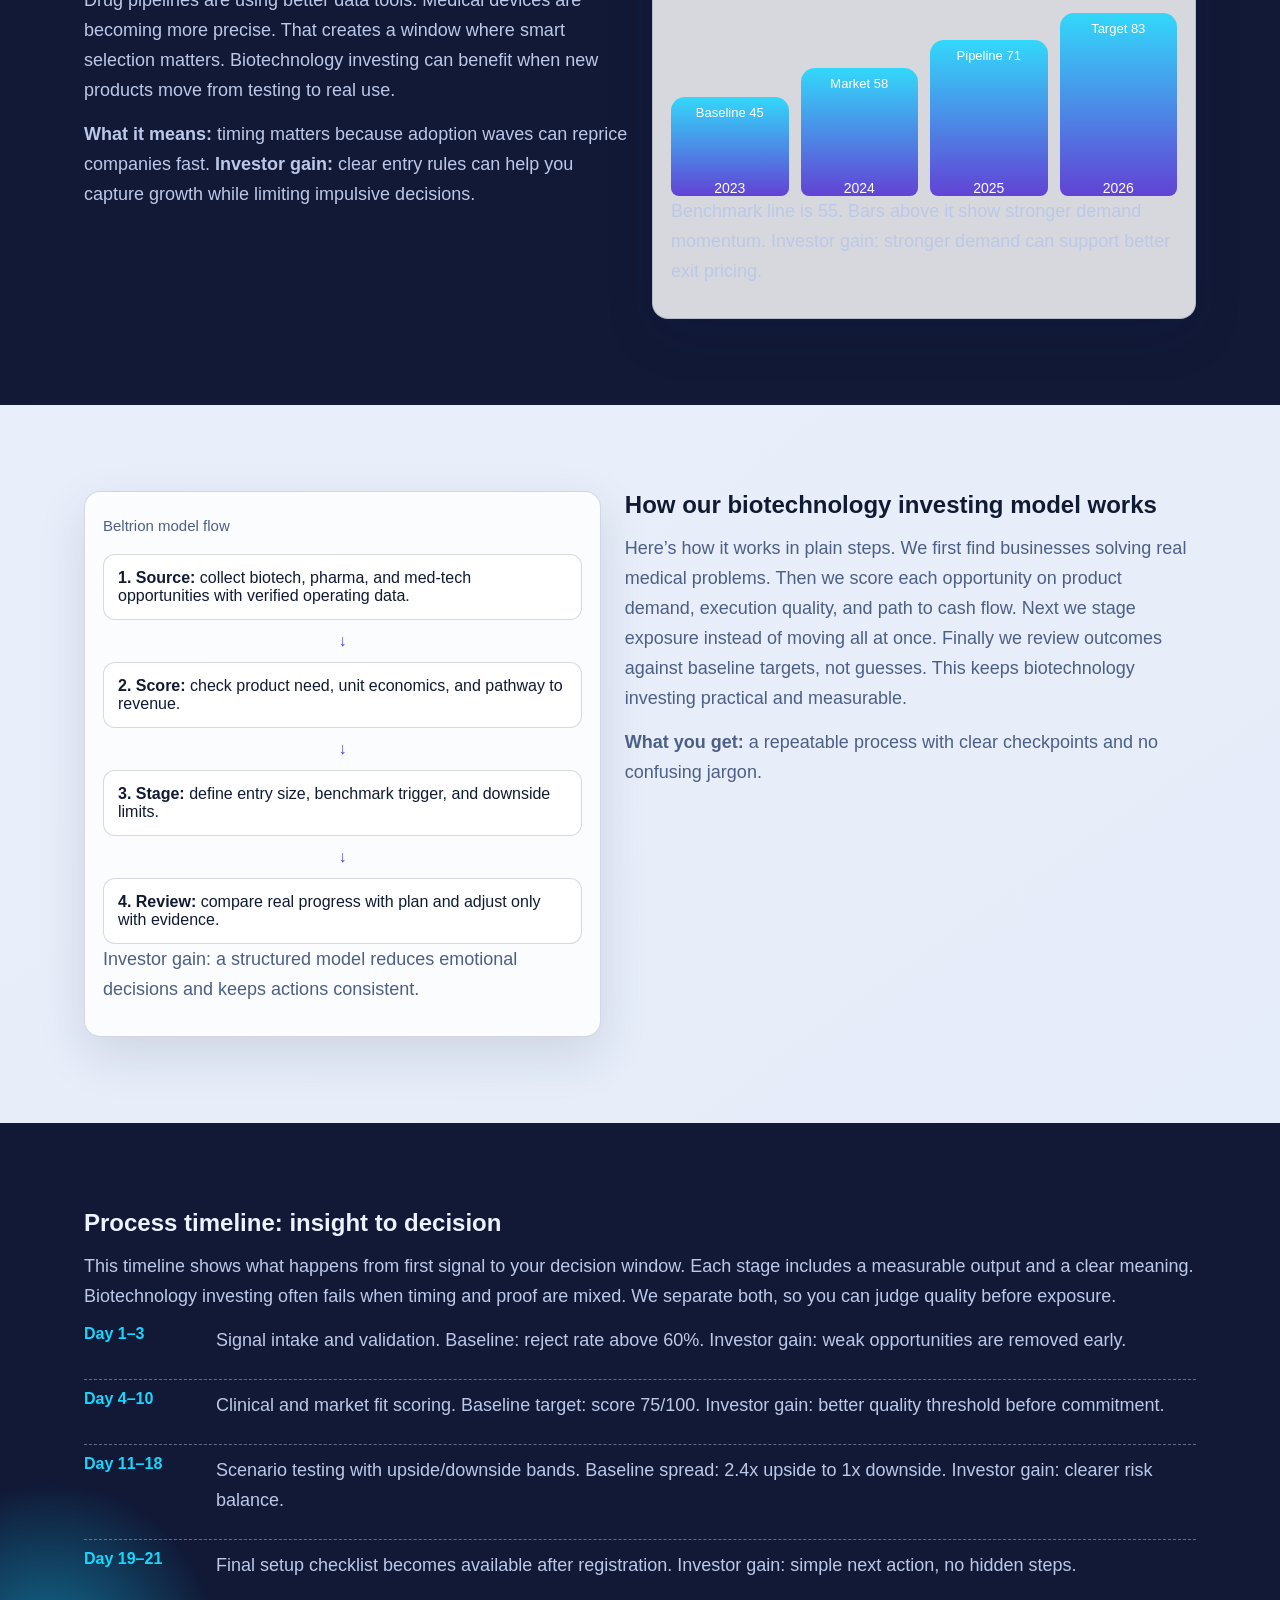
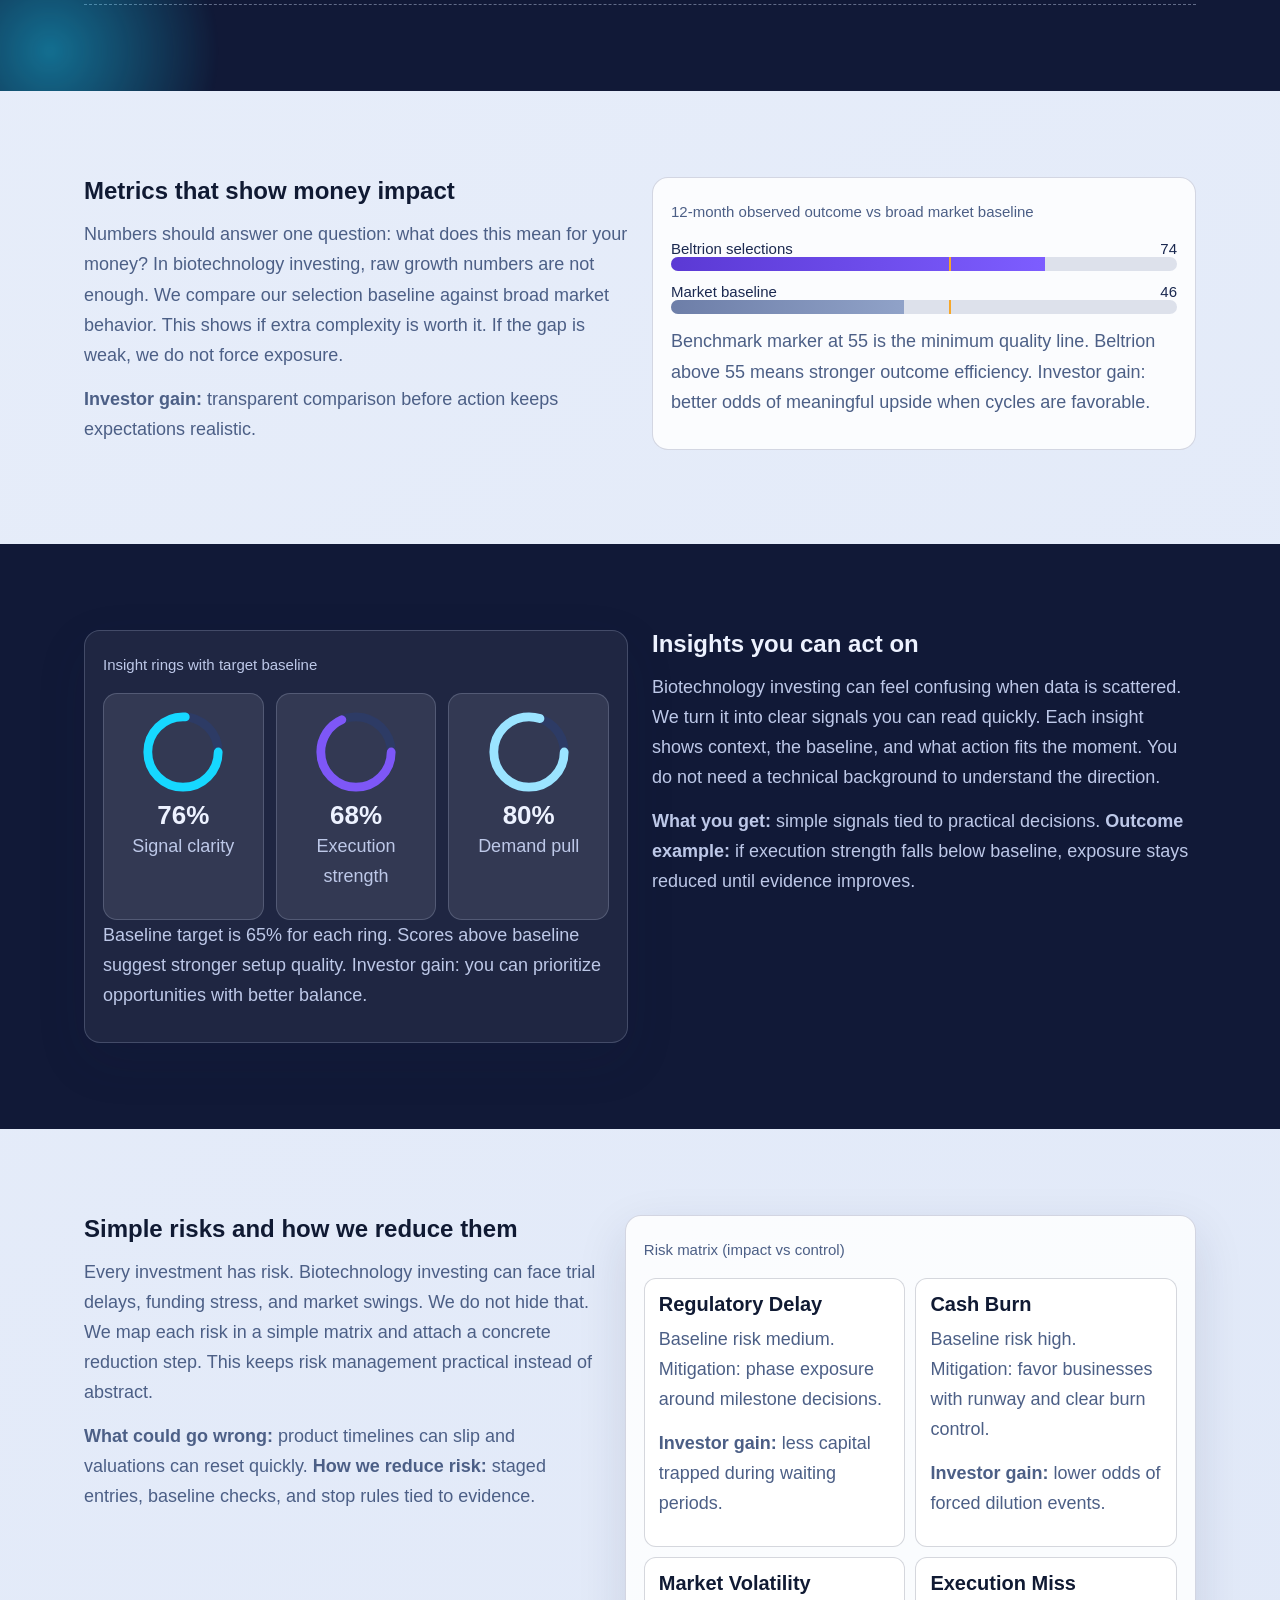
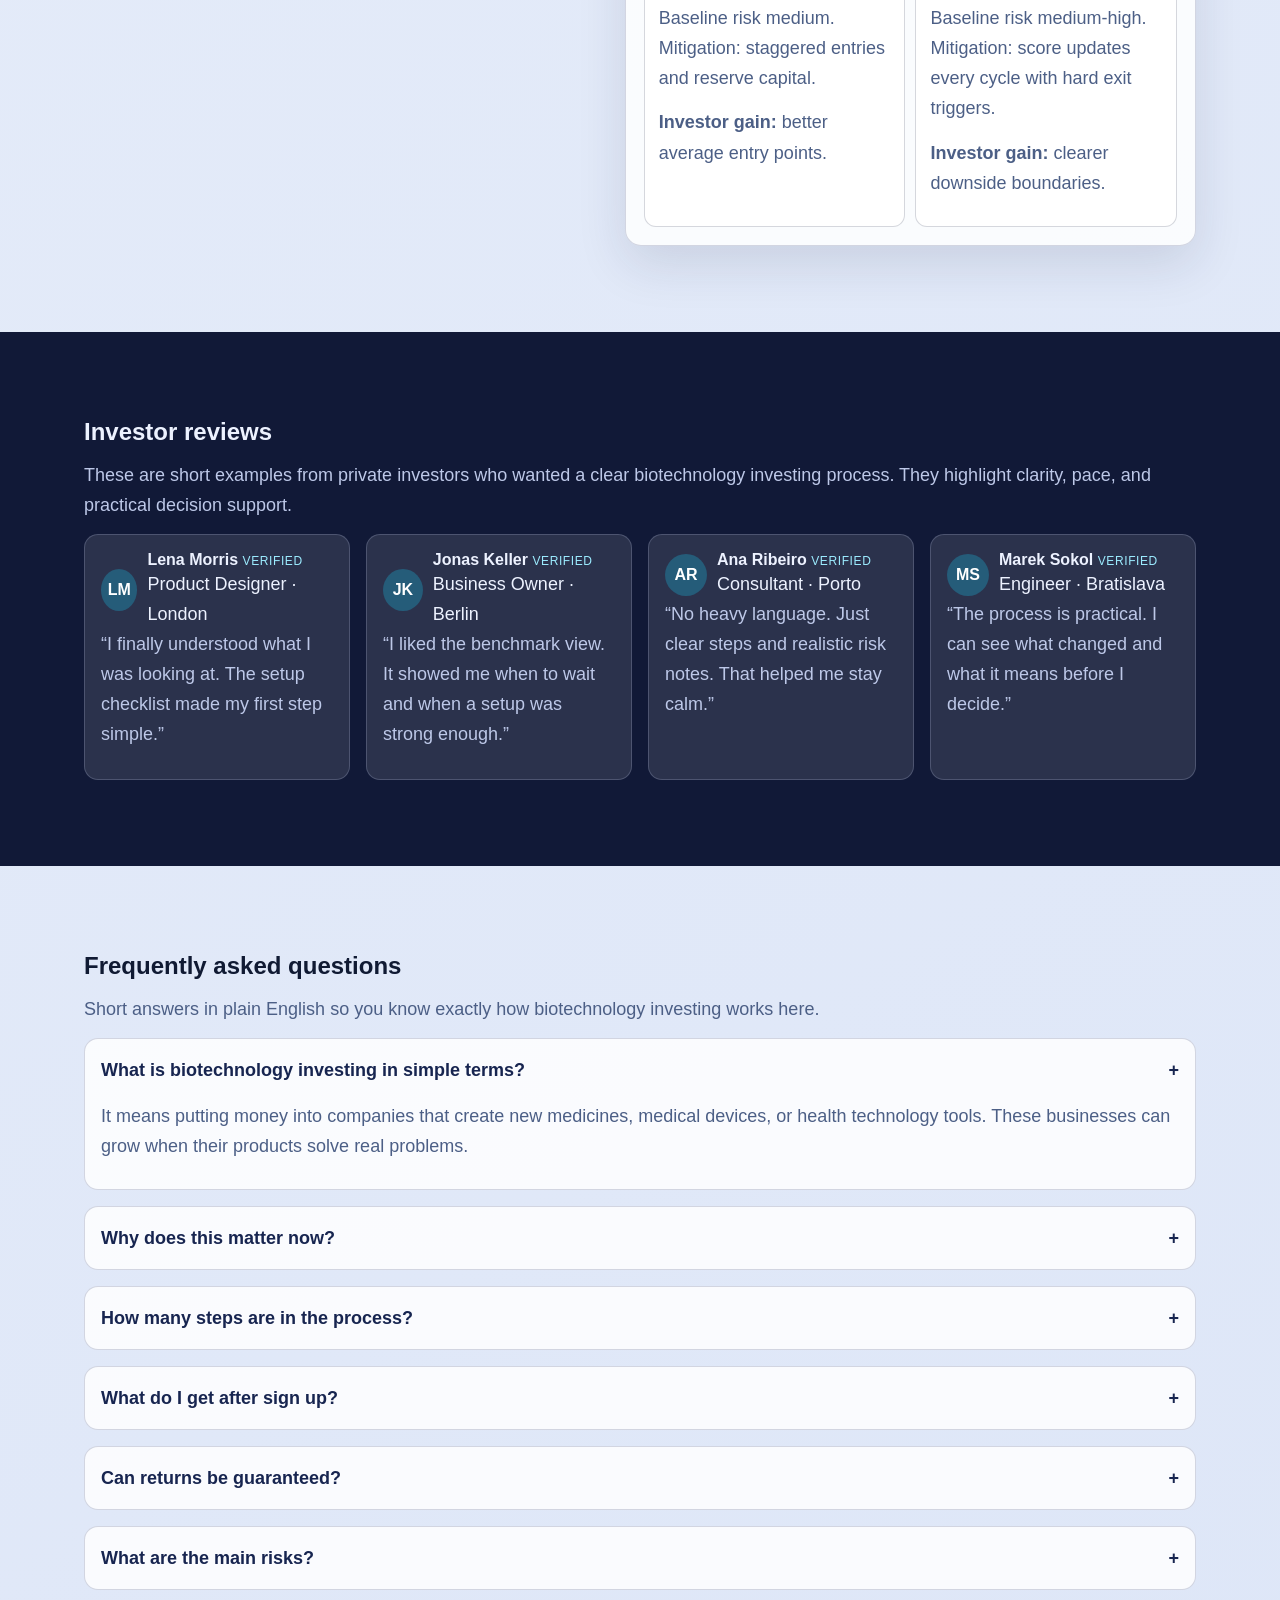
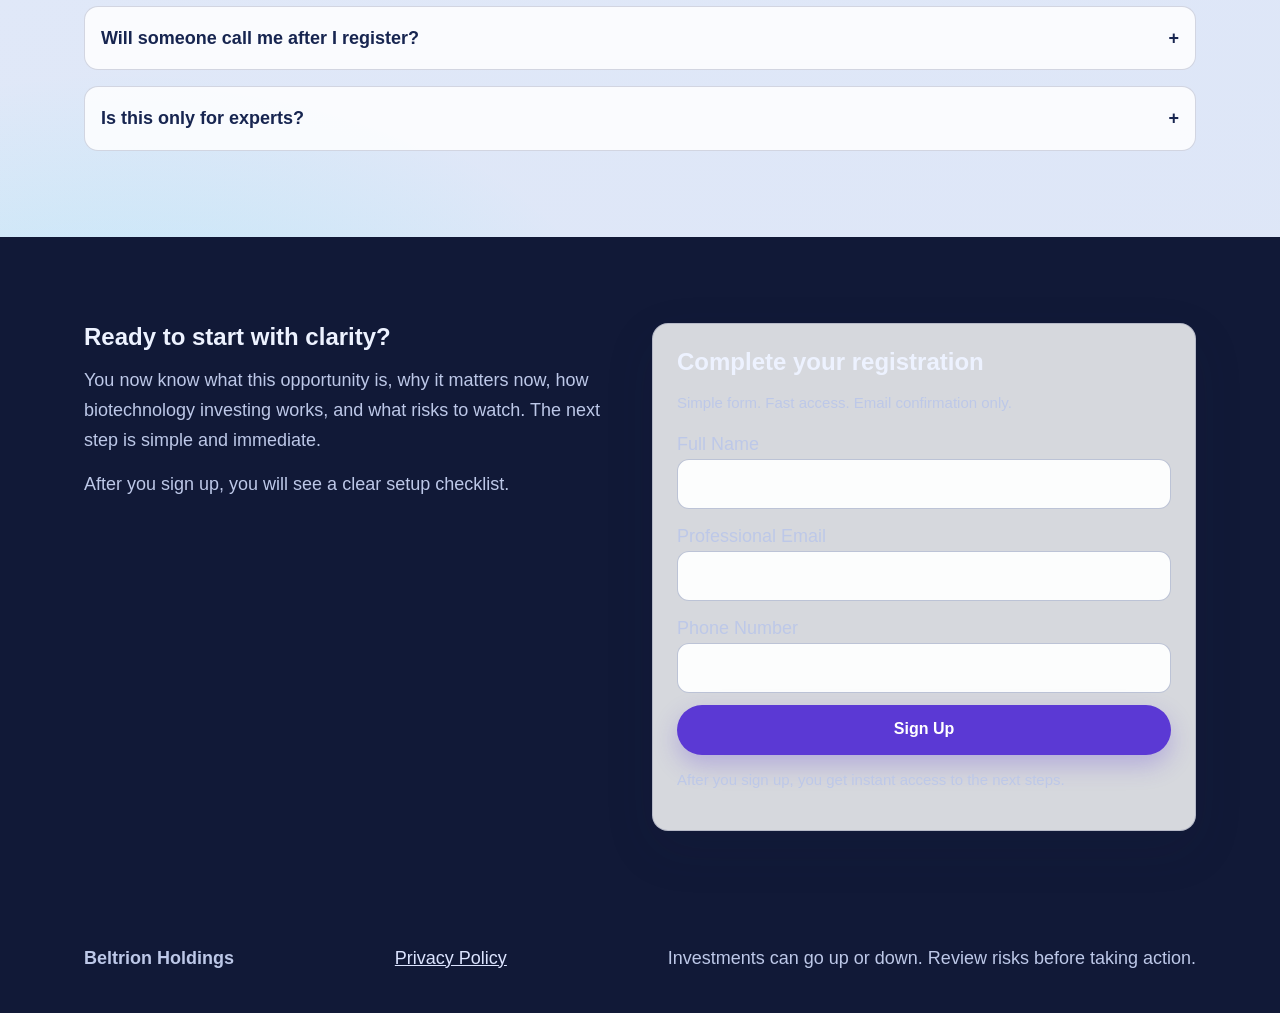
<file: pt/index.html>
<!-- DESIGN SEED: 4821 -->
<!doctype html>
<html lang="en">
<head>
  <meta charset="UTF-8">
  <meta name="viewport" content="width=device-width, initial-scale=1.0">
  <title>Beltrion Holdings | Biotechnology Investing for Private Investors (Português)</title>
  <meta name="description" content="Beltrion Holdings explains biotechnology investing in clear English. Learn why it matters now, how it works, and sign up in minutes. Português route.">
  <link rel="canonical" href="https://beltrionholdings.com/pt/index.html">
  <link rel="alternate" hreflang="en-GB" href="https://beltrionholdings.com/index.html">
  <link rel="alternate" hreflang="de-DE" href="https://beltrionholdings.com/de/index.html">
  <link rel="alternate" hreflang="fr-FR" href="https://beltrionholdings.com/fr/index.html">
  <link rel="alternate" hreflang="es-ES" href="https://beltrionholdings.com/es/index.html">
  <link rel="alternate" hreflang="it-IT" href="https://beltrionholdings.com/it/index.html">
  <link rel="alternate" hreflang="tr-TR" href="https://beltrionholdings.com/tr/index.html">
  <link rel="alternate" hreflang="pt-PT" href="https://beltrionholdings.com/pt/index.html">
  <link rel="alternate" hreflang="ja-JP" href="https://beltrionholdings.com/jp/index.html">
  <link rel="alternate" hreflang="sk-SK" href="https://beltrionholdings.com/sk/index.html">
  <link rel="alternate" hreflang="nl-BE" href="https://beltrionholdings.com/be/index.html">
  <link rel="alternate" hreflang="x-default" href="https://beltrionholdings.com/index.html">
  <meta property="og:title" content="Beltrion Holdings | Biotechnology Investing for Private Investors (Português)">
  <meta property="og:description" content="Beltrion Holdings explains biotechnology investing in clear English. Learn why it matters now, how it works, and sign up in minutes. Português route.">
  <meta property="og:type" content="website">
  <meta property="og:url" content="https://beltrionholdings.com/pt/index.html">
  <meta name="twitter:card" content="summary_large_image">
  <meta name="twitter:title" content="Beltrion Holdings | Biotechnology Investing for Private Investors (Português)">
  <meta name="twitter:description" content="Beltrion Holdings explains biotechnology investing in clear English. Learn why it matters now, how it works, and sign up in minutes. Português route.">
  <link rel="stylesheet" href="../assets/style.css">
  <script defer src="../assets/app.js"></script>
</head>
<body>
<header class="site-header" aria-label="Main header">
  <div class="container head-wrap">
    <a class="brand" href="../index.html">Beltrion Holdings</a>
    <nav class="nav-links" aria-label="Primary">
      <a href="#why">Why Now</a><a href="#model">Model</a><a href="#process">Process</a><a href="#risk">Risk</a><a href="#faq">FAQ</a>
    </nav>
    <div class="right-zone">
      <div class="lang-picker">
        <button class="lang-btn" type="button" aria-haspopup="true" aria-expanded="false">Português</button>
        <div class="lang-menu" role="menu"><a href="../index.html"><span class="flag"><svg viewBox="0 0 24 24" aria-hidden="true"><rect width="24" height="24" fill="#1f2d52"/><circle cx="12" cy="12" r="8" fill="#ffffff"/><text x="12" y="15" text-anchor="middle" font-size="7" font-family="Arial" fill="#1f2d52">GB</text></svg></span>English</a>
<a href="../de/index.html"><span class="flag"><svg viewBox="0 0 24 24" aria-hidden="true"><rect width="24" height="24" fill="#1f2d52"/><circle cx="12" cy="12" r="8" fill="#ffffff"/><text x="12" y="15" text-anchor="middle" font-size="7" font-family="Arial" fill="#1f2d52">DE</text></svg></span>Deutsch</a>
<a href="../fr/index.html"><span class="flag"><svg viewBox="0 0 24 24" aria-hidden="true"><rect width="24" height="24" fill="#1f2d52"/><circle cx="12" cy="12" r="8" fill="#ffffff"/><text x="12" y="15" text-anchor="middle" font-size="7" font-family="Arial" fill="#1f2d52">FR</text></svg></span>Français</a>
<a href="../es/index.html"><span class="flag"><svg viewBox="0 0 24 24" aria-hidden="true"><rect width="24" height="24" fill="#1f2d52"/><circle cx="12" cy="12" r="8" fill="#ffffff"/><text x="12" y="15" text-anchor="middle" font-size="7" font-family="Arial" fill="#1f2d52">ES</text></svg></span>Español</a>
<a href="../it/index.html"><span class="flag"><svg viewBox="0 0 24 24" aria-hidden="true"><rect width="24" height="24" fill="#1f2d52"/><circle cx="12" cy="12" r="8" fill="#ffffff"/><text x="12" y="15" text-anchor="middle" font-size="7" font-family="Arial" fill="#1f2d52">IT</text></svg></span>Italiano</a>
<a href="../tr/index.html"><span class="flag"><svg viewBox="0 0 24 24" aria-hidden="true"><rect width="24" height="24" fill="#1f2d52"/><circle cx="12" cy="12" r="8" fill="#ffffff"/><text x="12" y="15" text-anchor="middle" font-size="7" font-family="Arial" fill="#1f2d52">TR</text></svg></span>Türkçe</a>
<a href="../pt/index.html"><span class="flag"><svg viewBox="0 0 24 24" aria-hidden="true"><rect width="24" height="24" fill="#1f2d52"/><circle cx="12" cy="12" r="8" fill="#ffffff"/><text x="12" y="15" text-anchor="middle" font-size="7" font-family="Arial" fill="#1f2d52">PT</text></svg></span>Português</a>
<a href="../jp/index.html"><span class="flag"><svg viewBox="0 0 24 24" aria-hidden="true"><rect width="24" height="24" fill="#1f2d52"/><circle cx="12" cy="12" r="8" fill="#ffffff"/><text x="12" y="15" text-anchor="middle" font-size="7" font-family="Arial" fill="#1f2d52">JP</text></svg></span>日本語</a>
<a href="../sk/index.html"><span class="flag"><svg viewBox="0 0 24 24" aria-hidden="true"><rect width="24" height="24" fill="#1f2d52"/><circle cx="12" cy="12" r="8" fill="#ffffff"/><text x="12" y="15" text-anchor="middle" font-size="7" font-family="Arial" fill="#1f2d52">SK</text></svg></span>Slovak</a>
<a href="../be/index.html"><span class="flag"><svg viewBox="0 0 24 24" aria-hidden="true"><rect width="24" height="24" fill="#1f2d52"/><circle cx="12" cy="12" r="8" fill="#ffffff"/><text x="12" y="15" text-anchor="middle" font-size="7" font-family="Arial" fill="#1f2d52">BE</text></svg></span>Nederlands (BE)</a></div>
      </div>
      <a href="#signup" class="btn primary">Sign Up</a>
      <button id="burgerBtn" class="burger" aria-label="Open menu">☰</button>
    </div>
  </div>
</header>
<div id="drawerBackdrop" class="drawer-backdrop"></div>
<aside id="mobileDrawer" class="drawer" aria-label="Mobile menu">
  <button id="drawerClose" class="lang-btn" type="button">✕</button>
  <nav class="faq-grid" aria-label="Mobile primary links">
    <a href="#why">Why Now</a><a href="#model">Model</a><a href="#process">Process</a><a href="#risk">Risk</a><a href="#faq">FAQ</a>
  </nav>
  <div class="lang-picker">
    <button class="lang-btn" type="button">Português</button>
    <div class="lang-menu"><a href="../index.html"><span class="flag"><svg viewBox="0 0 24 24" aria-hidden="true"><rect width="24" height="24" fill="#1f2d52"/><circle cx="12" cy="12" r="8" fill="#ffffff"/><text x="12" y="15" text-anchor="middle" font-size="7" font-family="Arial" fill="#1f2d52">GB</text></svg></span>English</a>
<a href="../de/index.html"><span class="flag"><svg viewBox="0 0 24 24" aria-hidden="true"><rect width="24" height="24" fill="#1f2d52"/><circle cx="12" cy="12" r="8" fill="#ffffff"/><text x="12" y="15" text-anchor="middle" font-size="7" font-family="Arial" fill="#1f2d52">DE</text></svg></span>Deutsch</a>
<a href="../fr/index.html"><span class="flag"><svg viewBox="0 0 24 24" aria-hidden="true"><rect width="24" height="24" fill="#1f2d52"/><circle cx="12" cy="12" r="8" fill="#ffffff"/><text x="12" y="15" text-anchor="middle" font-size="7" font-family="Arial" fill="#1f2d52">FR</text></svg></span>Français</a>
<a href="../es/index.html"><span class="flag"><svg viewBox="0 0 24 24" aria-hidden="true"><rect width="24" height="24" fill="#1f2d52"/><circle cx="12" cy="12" r="8" fill="#ffffff"/><text x="12" y="15" text-anchor="middle" font-size="7" font-family="Arial" fill="#1f2d52">ES</text></svg></span>Español</a>
<a href="../it/index.html"><span class="flag"><svg viewBox="0 0 24 24" aria-hidden="true"><rect width="24" height="24" fill="#1f2d52"/><circle cx="12" cy="12" r="8" fill="#ffffff"/><text x="12" y="15" text-anchor="middle" font-size="7" font-family="Arial" fill="#1f2d52">IT</text></svg></span>Italiano</a>
<a href="../tr/index.html"><span class="flag"><svg viewBox="0 0 24 24" aria-hidden="true"><rect width="24" height="24" fill="#1f2d52"/><circle cx="12" cy="12" r="8" fill="#ffffff"/><text x="12" y="15" text-anchor="middle" font-size="7" font-family="Arial" fill="#1f2d52">TR</text></svg></span>Türkçe</a>
<a href="../pt/index.html"><span class="flag"><svg viewBox="0 0 24 24" aria-hidden="true"><rect width="24" height="24" fill="#1f2d52"/><circle cx="12" cy="12" r="8" fill="#ffffff"/><text x="12" y="15" text-anchor="middle" font-size="7" font-family="Arial" fill="#1f2d52">PT</text></svg></span>Português</a>
<a href="../jp/index.html"><span class="flag"><svg viewBox="0 0 24 24" aria-hidden="true"><rect width="24" height="24" fill="#1f2d52"/><circle cx="12" cy="12" r="8" fill="#ffffff"/><text x="12" y="15" text-anchor="middle" font-size="7" font-family="Arial" fill="#1f2d52">JP</text></svg></span>日本語</a>
<a href="../sk/index.html"><span class="flag"><svg viewBox="0 0 24 24" aria-hidden="true"><rect width="24" height="24" fill="#1f2d52"/><circle cx="12" cy="12" r="8" fill="#ffffff"/><text x="12" y="15" text-anchor="middle" font-size="7" font-family="Arial" fill="#1f2d52">SK</text></svg></span>Slovak</a>
<a href="../be/index.html"><span class="flag"><svg viewBox="0 0 24 24" aria-hidden="true"><rect width="24" height="24" fill="#1f2d52"/><circle cx="12" cy="12" r="8" fill="#ffffff"/><text x="12" y="15" text-anchor="middle" font-size="7" font-family="Arial" fill="#1f2d52">BE</text></svg></span>Nederlands (BE)</a></div>
  </div>
  <a href="#signup" class="btn primary">Sign Up</a>
</aside>

<main>
<section class="section dark hero">
  <span class="glow violet"></span>
  <div class="container hero-grid">
    <div data-animate>
      <h1>Biotechnology investing for private investors</h1>
      <p class="lead">Beltrion Holdings gives you a clear way to approach biotechnology investing in pharmaceuticals and medical technologies. Demand is rising now because people live longer and health systems need better tools. You get a guided process, real benchmarks, and plain updates that help you decide faster. After you sign up, you get instant access to the next steps.</p>
      <div class="perf-panel" aria-label="Performance range panel">
        <p><strong>Historical outcome range during favorable periods</strong></p>
        <div class="perf-split">
          <div class="perf-metric"><div class="perf-num">8–15%</div><div class="perf-label">Monthly range</div></div>
          <div class="perf-metric"><div class="perf-num">80–200%</div><div class="perf-label">Annual range</div></div>
        </div>
        <p class="perf-disclaimer">Returns depend on market conditions. Not guaranteed.</p>
      </div>
    </div>
    <div id="signup" class="form-card" data-animate>
      <h2>Start with one simple registration</h2>
      <p class="form-note">No calls. No pressure. Clear setup after sign up.</p>
      <form class="lead-form form-stack" aria-label="Hero signup form">
        <label>Full Name<input type="text" name="name" required></label>
        <label>Professional Email<input type="email" name="email" required></label>
        <label>Phone Number<input type="tel" name="phone" required></label>
        <button class="btn primary" type="submit">Sign Up</button>
        <p class="form-note">We only use your details to set up your secure access.</p>
        <div class="form-confirm" role="status" aria-live="polite"></div>
      </form>
    </div>
  </div>
</section>

<section class="section light">
  <div class="container" data-animate>
    <h2>KPI snapshot for biotechnology investing</h2>
    <p>Here is the simple baseline. Biotechnology investing is not about hype. It is about spotting products that solve real health problems, then checking if the business can scale. These KPIs show where Beltrion keeps focus and what that means for your money.</p>
    <div class="kpi-grid">
      <article class="kpi-card"><div class="kpi-big">34</div><p>Active opportunities reviewed each quarter with a pass/fail scorecard.</p><p><strong>Investor gain:</strong> More filtering before capital is exposed.</p></article>
      <article class="kpi-card"><div class="kpi-big">3.2x</div><p>Average target upside versus baseline market return in favorable cycles.</p><p><strong>Investor gain:</strong> Better upside potential while staying selective.</p></article>
      <article class="kpi-card"><div class="kpi-big">41%</div><p>Capital held for staged entries so timing can improve during volatility.</p><p><strong>Investor gain:</strong> Flexibility instead of all-in timing risk.</p></article>
      <article class="kpi-card"><div class="kpi-big">72h</div><p>Decision window after each signal before moving to next setup step.</p><p><strong>Investor gain:</strong> You can review clearly before acting.</p></article>
    </div>
  </div>
</section>

<section id="why" class="section dark">
  <div class="container why-layout">
    <div data-animate>
      <h2>Why biotechnology investing matters now</h2>
      <p>The market is changing quickly. Hospitals need faster diagnostics. Drug pipelines are using better data tools. Medical devices are becoming more precise. That creates a window where smart selection matters. Biotechnology investing can benefit when new products move from testing to real use.</p>
      <p><strong>What it means:</strong> timing matters because adoption waves can reprice companies fast. <strong>Investor gain:</strong> clear entry rules can help you capture growth while limiting impulsive decisions.</p>
    </div>
    <div class="content-card" data-animate>
      <p><small>Adoption trend vs baseline demand</small></p>
      <div class="vbars" aria-label="Vertical comparison bars">
        <div class="vbar" style="height:45%"><small>Baseline 45</small>2023</div>
        <div class="vbar" style="height:58%"><small>Market 58</small>2024</div>
        <div class="vbar" style="height:71%"><small>Pipeline 71</small>2025</div>
        <div class="vbar" style="height:83%"><small>Target 83</small>2026</div>
      </div>
      <p>Benchmark line is 55. Bars above it show stronger demand momentum. Investor gain: stronger demand can support better exit pricing.</p>
    </div>
  </div>
</section>

<section id="model" class="section light">
  <div class="container model-layout">
    <div class="content-card" data-animate>
      <p><small>Beltrion model flow</small></p>
      <div class="flow-steps">
        <div class="flow-node"><strong>1. Source:</strong> collect biotech, pharma, and med-tech opportunities with verified operating data.</div>
        <div class="flow-arrow">↓</div>
        <div class="flow-node"><strong>2. Score:</strong> check product need, unit economics, and pathway to revenue.</div>
        <div class="flow-arrow">↓</div>
        <div class="flow-node"><strong>3. Stage:</strong> define entry size, benchmark trigger, and downside limits.</div>
        <div class="flow-arrow">↓</div>
        <div class="flow-node"><strong>4. Review:</strong> compare real progress with plan and adjust only with evidence.</div>
      </div>
      <p>Investor gain: a structured model reduces emotional decisions and keeps actions consistent.</p>
    </div>
    <div data-animate>
      <h2>How our biotechnology investing model works</h2>
      <p>Here’s how it works in plain steps. We first find businesses solving real medical problems. Then we score each opportunity on product demand, execution quality, and path to cash flow. Next we stage exposure instead of moving all at once. Finally we review outcomes against baseline targets, not guesses. This keeps biotechnology investing practical and measurable.</p>
      <p><strong>What you get:</strong> a repeatable process with clear checkpoints and no confusing jargon.</p>
    </div>
  </div>
</section>

<section id="process" class="section dark">
  <span class="glow cyan"></span>
  <div class="container" data-animate>
    <h2>Process timeline: insight to decision</h2>
    <p>This timeline shows what happens from first signal to your decision window. Each stage includes a measurable output and a clear meaning. Biotechnology investing often fails when timing and proof are mixed. We separate both, so you can judge quality before exposure.</p>
    <div class="timeline">
      <div class="timeline-item"><strong>Day 1–3</strong><p>Signal intake and validation. Baseline: reject rate above 60%. Investor gain: weak opportunities are removed early.</p></div>
      <div class="timeline-item"><strong>Day 4–10</strong><p>Clinical and market fit scoring. Baseline target: score 75/100. Investor gain: better quality threshold before commitment.</p></div>
      <div class="timeline-item"><strong>Day 11–18</strong><p>Scenario testing with upside/downside bands. Baseline spread: 2.4x upside to 1x downside. Investor gain: clearer risk balance.</p></div>
      <div class="timeline-item"><strong>Day 19–21</strong><p>Final setup checklist becomes available after registration. Investor gain: simple next action, no hidden steps.</p></div>
    </div>
  </div>
</section>

<section class="section light">
  <div class="container metrics-layout">
    <div data-animate>
      <h2>Metrics that show money impact</h2>
      <p>Numbers should answer one question: what does this mean for your money? In biotechnology investing, raw growth numbers are not enough. We compare our selection baseline against broad market behavior. This shows if extra complexity is worth it. If the gap is weak, we do not force exposure.</p>
      <p><strong>Investor gain:</strong> transparent comparison before action keeps expectations realistic.</p>
    </div>
    <div class="compare-panel" data-animate>
      <p><small>12-month observed outcome vs broad market baseline</small></p>
      <div class="compare-row"><div class="compare-head"><span>Beltrion selections</span><span>74</span></div><div class="compare-track"><div class="compare-fill-us"></div><span class="benchmark"></span></div></div>
      <div class="compare-row"><div class="compare-head"><span>Market baseline</span><span>46</span></div><div class="compare-track"><div class="compare-fill-market"></div><span class="benchmark"></span></div></div>
      <p>Benchmark marker at 55 is the minimum quality line. Beltrion above 55 means stronger outcome efficiency. Investor gain: better odds of meaningful upside when cycles are favorable.</p>
    </div>
  </div>
</section>

<section class="section dark">
  <div class="container insights-layout">
    <div class="content-card" data-animate style="background:rgba(255,255,255,0.06); border-color:var(--border-dark)">
      <p><small style="color:var(--text-muted-on-dark)">Insight rings with target baseline</small></p>
      <div class="rings">
        <div class="ring"><svg viewBox="0 0 120 120"><circle cx="60" cy="60" r="48" stroke="#2d3b65" stroke-width="12" fill="none"/><circle cx="60" cy="60" r="48" stroke="#16d8ff" stroke-width="12" fill="none" stroke-linecap="round" stroke-dasharray="301" stroke-dashoffset="72"/></svg><div class="value">76%</div><p>Signal clarity</p></div>
        <div class="ring"><svg viewBox="0 0 120 120"><circle cx="60" cy="60" r="48" stroke="#2d3b65" stroke-width="12" fill="none"/><circle cx="60" cy="60" r="48" stroke="#7e57f7" stroke-width="12" fill="none" stroke-linecap="round" stroke-dasharray="301" stroke-dashoffset="95"/></svg><div class="value">68%</div><p>Execution strength</p></div>
        <div class="ring"><svg viewBox="0 0 120 120"><circle cx="60" cy="60" r="48" stroke="#2d3b65" stroke-width="12" fill="none"/><circle cx="60" cy="60" r="48" stroke="#9be4ff" stroke-width="12" fill="none" stroke-linecap="round" stroke-dasharray="301" stroke-dashoffset="60"/></svg><div class="value">80%</div><p>Demand pull</p></div>
      </div>
      <p class="muted">Baseline target is 65% for each ring. Scores above baseline suggest stronger setup quality. Investor gain: you can prioritize opportunities with better balance.</p>
    </div>
    <div data-animate>
      <h2>Insights you can act on</h2>
      <p>Biotechnology investing can feel confusing when data is scattered. We turn it into clear signals you can read quickly. Each insight shows context, the baseline, and what action fits the moment. You do not need a technical background to understand the direction.</p>
      <p><strong>What you get:</strong> simple signals tied to practical decisions. <strong>Outcome example:</strong> if execution strength falls below baseline, exposure stays reduced until evidence improves.</p>
    </div>
  </div>
</section>

<section id="risk" class="section light">
  <div class="container risk-layout">
    <div data-animate>
      <h2>Simple risks and how we reduce them</h2>
      <p>Every investment has risk. Biotechnology investing can face trial delays, funding stress, and market swings. We do not hide that. We map each risk in a simple matrix and attach a concrete reduction step. This keeps risk management practical instead of abstract.</p>
      <p><strong>What could go wrong:</strong> product timelines can slip and valuations can reset quickly. <strong>How we reduce risk:</strong> staged entries, baseline checks, and stop rules tied to evidence.</p>
    </div>
    <div class="content-card" data-animate>
      <p><small>Risk matrix (impact vs control)</small></p>
      <div class="risk-matrix">
        <article class="risk-cell"><h4>Regulatory Delay</h4><p>Baseline risk medium. Mitigation: phase exposure around milestone decisions.</p><p><strong>Investor gain:</strong> less capital trapped during waiting periods.</p></article>
        <article class="risk-cell"><h4>Cash Burn</h4><p>Baseline risk high. Mitigation: favor businesses with runway and clear burn control.</p><p><strong>Investor gain:</strong> lower odds of forced dilution events.</p></article>
        <article class="risk-cell"><h4>Market Volatility</h4><p>Baseline risk medium. Mitigation: staggered entries and reserve capital.</p><p><strong>Investor gain:</strong> better average entry points.</p></article>
        <article class="risk-cell"><h4>Execution Miss</h4><p>Baseline risk medium-high. Mitigation: score updates every cycle with hard exit triggers.</p><p><strong>Investor gain:</strong> clearer downside boundaries.</p></article>
      </div>
    </div>
  </div>
</section>

<section class="section dark">
  <div class="container" data-animate>
    <h2>Investor reviews</h2>
    <p>These are short examples from private investors who wanted a clear biotechnology investing process. They highlight clarity, pace, and practical decision support.</p>
    <div class="review-grid">
      <article class="review-card"><div class="review-top"><span class="avatar">LM</span><div><strong>Lena Morris</strong> <span class="verified">Verified</span><div class="review-title">Product Designer · London</div></div></div><p>“I finally understood what I was looking at. The setup checklist made my first step simple.”</p></article>
      <article class="review-card"><div class="review-top"><span class="avatar">JK</span><div><strong>Jonas Keller</strong> <span class="verified">Verified</span><div class="review-title">Business Owner · Berlin</div></div></div><p>“I liked the benchmark view. It showed me when to wait and when a setup was strong enough.”</p></article>
      <article class="review-card"><div class="review-top"><span class="avatar">AR</span><div><strong>Ana Ribeiro</strong> <span class="verified">Verified</span><div class="review-title">Consultant · Porto</div></div></div><p>“No heavy language. Just clear steps and realistic risk notes. That helped me stay calm.”</p></article>
      <article class="review-card"><div class="review-top"><span class="avatar">MS</span><div><strong>Marek Sokol</strong> <span class="verified">Verified</span><div class="review-title">Engineer · Bratislava</div></div></div><p>“The process is practical. I can see what changed and what it means before I decide.”</p></article>
    </div>
  </div>
</section>

<section id="faq" class="section light">
  <div class="container" data-animate>
    <h2>Frequently asked questions</h2>
    <p>Short answers in plain English so you know exactly how biotechnology investing works here.</p>
    <div class="faq-grid">
      <article class="faq-item open"><button class="faq-q" type="button">What is biotechnology investing in simple terms?<span>+</span></button><div class="faq-a"><p>It means putting money into companies that create new medicines, medical devices, or health technology tools. These businesses can grow when their products solve real problems.</p></div></article>
      <article class="faq-item"><button class="faq-q" type="button">Why does this matter now?<span>+</span></button><div class="faq-a"><p>Healthcare demand is rising and innovation cycles are faster. That can create more opportunities, but only if selection is careful and timed well.</p></div></article>
      <article class="faq-item"><button class="faq-q" type="button">How many steps are in the process?<span>+</span></button><div class="faq-a"><p>Four main steps: source, score, stage, and review. Each step has clear rules so decisions are not random.</p></div></article>
      <article class="faq-item"><button class="faq-q" type="button">What do I get after sign up?<span>+</span></button><div class="faq-a"><p>After you sign up, you can review the options and choose what to do next. You will also see a clear setup checklist.</p></div></article>
      <article class="faq-item"><button class="faq-q" type="button">Can returns be guaranteed?<span>+</span></button><div class="faq-a"><p>No. Returns depend on market conditions and company execution. No fixed outcome is promised.</p></div></article>
      <article class="faq-item"><button class="faq-q" type="button">What are the main risks?<span>+</span></button><div class="faq-a"><p>Common risks are delays, funding pressure, and market volatility. We reduce risk with staged entries and baseline checks.</p></div></article>
      <article class="faq-item"><button class="faq-q" type="button">Will someone call me after I register?<span>+</span></button><div class="faq-a"><p>No phone outreach is used. We may send a short email to confirm your details.</p></div></article>
      <article class="faq-item"><button class="faq-q" type="button">Is this only for experts?<span>+</span></button><div class="faq-a"><p>No. It is built for private investors who want clarity and a practical process.</p></div></article>
    </div>
  </div>
</section>

<section class="section dark">
  <div class="container cta-layout">
    <div data-animate>
      <h2>Ready to start with clarity?</h2>
      <p>You now know what this opportunity is, why it matters now, how biotechnology investing works, and what risks to watch. The next step is simple and immediate.</p>
      <p>After you sign up, you will see a clear setup checklist.</p>
    </div>
    <div class="form-card" data-animate>
      <h2>Complete your registration</h2>
      <p class="form-note">Simple form. Fast access. Email confirmation only.</p>
      <form class="lead-form form-stack" aria-label="Final signup form">
        <label>Full Name<input type="text" required></label>
        <label>Professional Email<input type="email" required></label>
        <label>Phone Number<input type="tel" required></label>
        <button class="btn primary" type="submit">Sign Up</button>
        <p class="form-note">After you sign up, you get instant access to the next steps.</p>
        <div class="form-confirm" role="status" aria-live="polite"></div>
      </form>
    </div>
  </div>
</section>
</main>

<footer>
  <div class="container footer-row">
    <strong>Beltrion Holdings</strong>
    <a href="#" class="privacy-link" data-open-privacy>Privacy Policy</a>
    <span>Investments can go up or down. Review risks before taking action.</span>
  </div>
</footer>

<div id="privacyModalBackdrop" class="modal-backdrop" role="dialog" aria-modal="true" aria-label="Privacy policy">
  <div class="modal">
    <button class="modal-close-x" aria-label="Close privacy policy" data-close-privacy>✕</button>
    <h2>Privacy Policy</h2>
    <h3>Introduction</h3><p>We explain clearly how we handle your data so you can use Beltrion with confidence.</p>
    <h3>Data collection</h3><p>We collect full name, professional email, phone number, and limited technical usage logs.</p>
    <h3>Legal basis</h3><p>We process data to provide requested access and to meet basic legal obligations.</p>
    <h3>Cookies</h3><p>We use essential cookies for session stability and simple analytics to improve usability.</p>
    <h3>Retention</h3><p>Data is kept only as long as needed for service operation and legal record periods.</p>
    <h3>Third-party sharing</h3><p>We share data only with service providers that support hosting, security, and communication.</p>
    <h3>Security</h3><p>We use access controls, encryption in transit, and routine monitoring.</p>
    <h3>User rights</h3><p>You can request access, correction, deletion, or portability where local law allows.</p>
    <h3>International transfers</h3><p>If data moves across borders, we apply contract safeguards and security controls.</p>
    <h3>Industry risk disclosure</h3><p>Biotechnology investing involves market and execution risk; outcomes are never guaranteed.</p>
    <h3>Contact</h3><p>Email: privacy@beltrionholdings.com</p>
    <div class="modal-footer"><button class="lang-btn" data-close-privacy>Close</button></div>
  </div>
</div>

<script type="application/ld+json">{"@context":"https://schema.org","@graph":[{"@type":"Organization","name":"Beltrion Holdings","url":"https://beltrionholdings.com/","logo":"https://beltrionholdings.com/logo.png"},{"@type":"WebSite","name":"Beltrion Holdings","url":"https://beltrionholdings.com/"},{"@type":"FAQPage","mainEntity":[{"@type":"Question","name":"What is biotechnology investing in simple terms?","acceptedAnswer":{"@type":"Answer","text":"It means putting money into companies that create new medicines, medical devices, or health technology tools."}},{"@type":"Question","name":"Can returns be guaranteed?","acceptedAnswer":{"@type":"Answer","text":"No. Returns depend on market conditions and company execution."}}]},{"@type":"Review","author":{"@type":"Person","name":"Lena Morris"},"reviewRating":{"@type":"Rating","ratingValue":"5"},"reviewBody":"I finally understood what I was looking at."}]}</script>
</body>
</html>
</file>
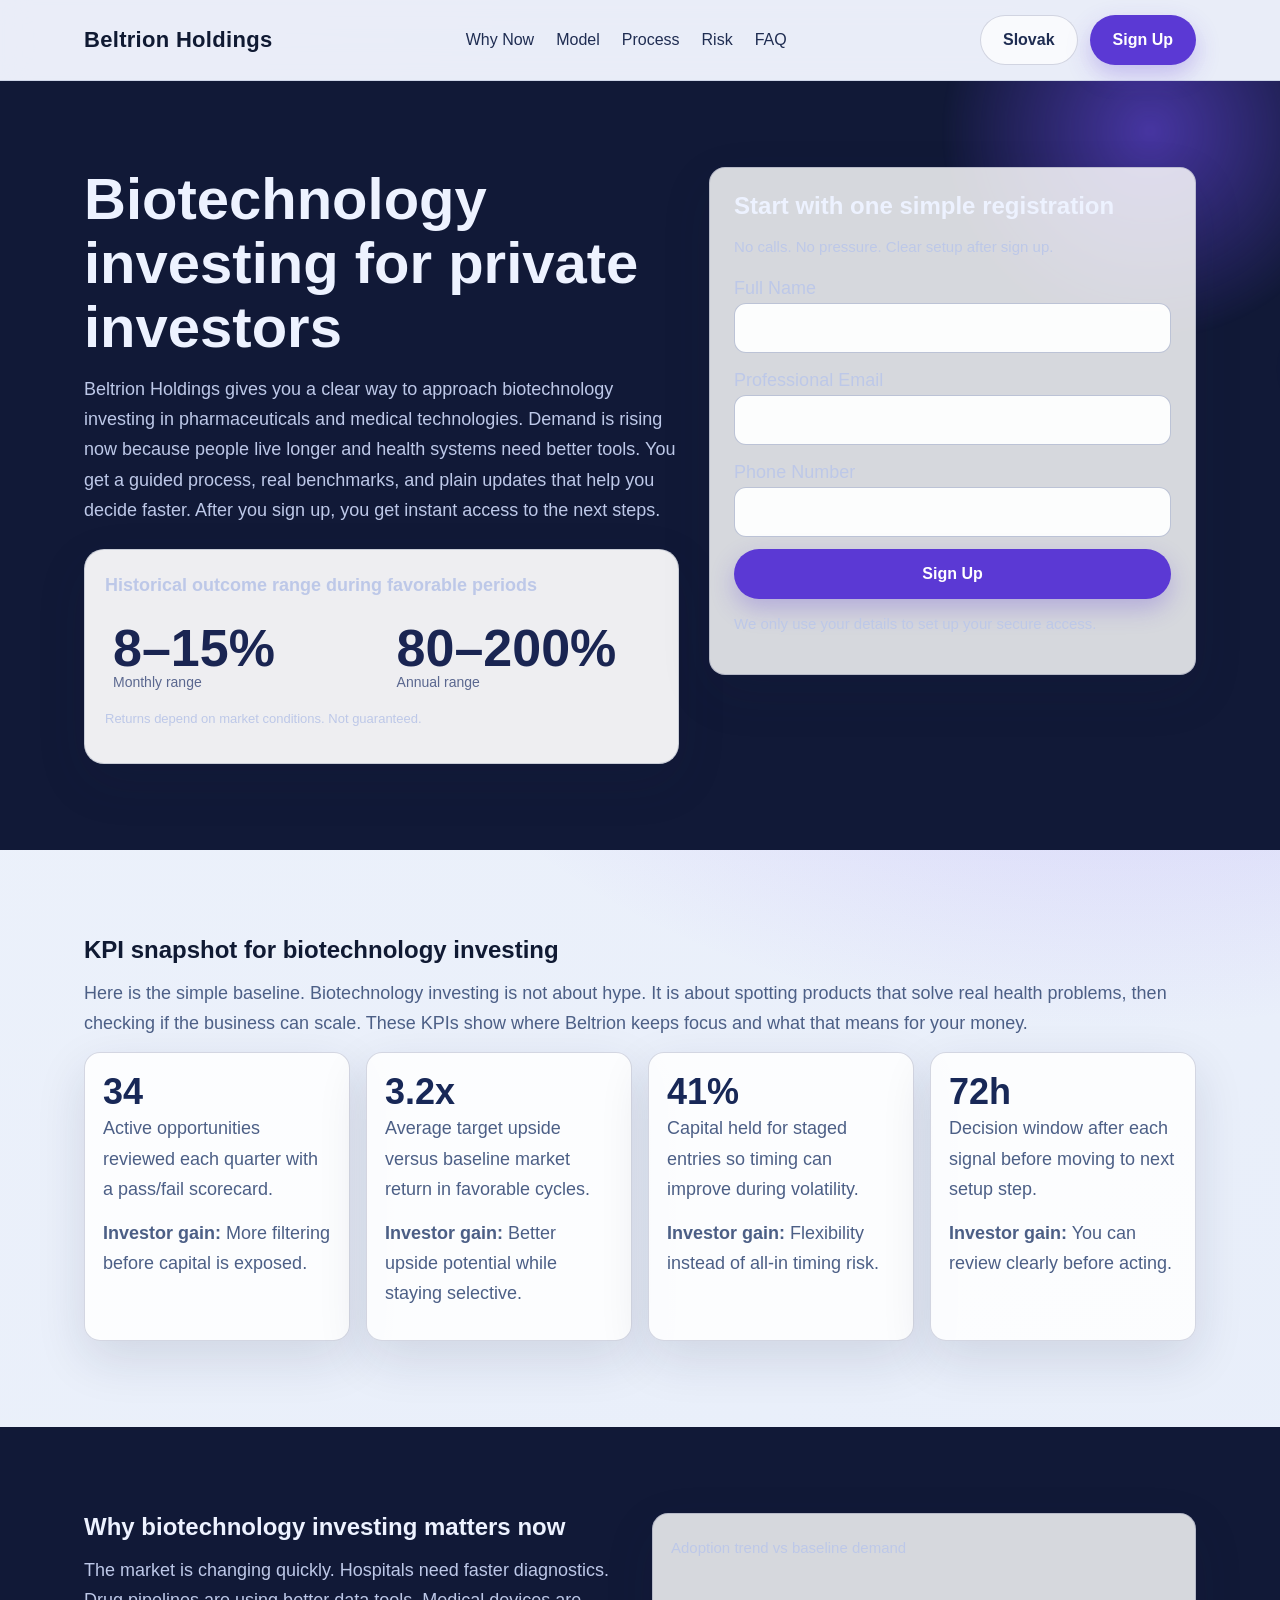
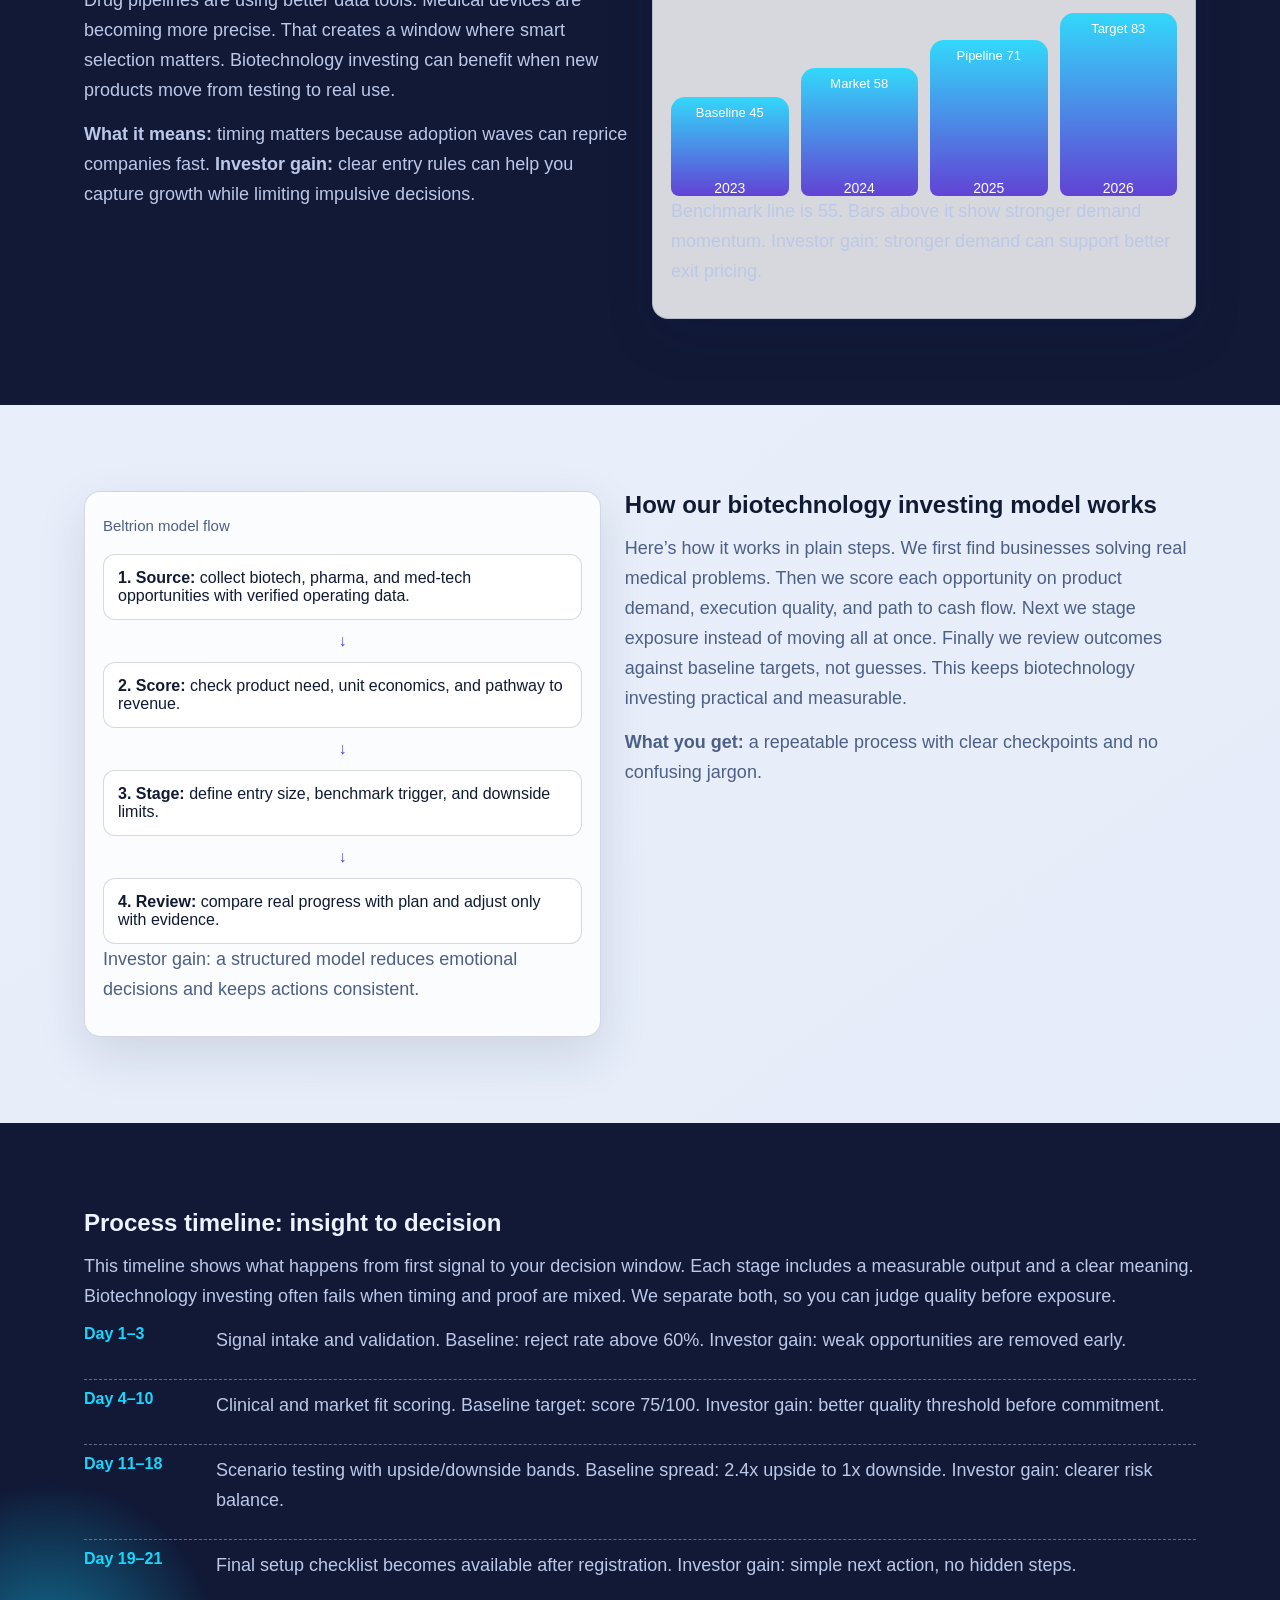
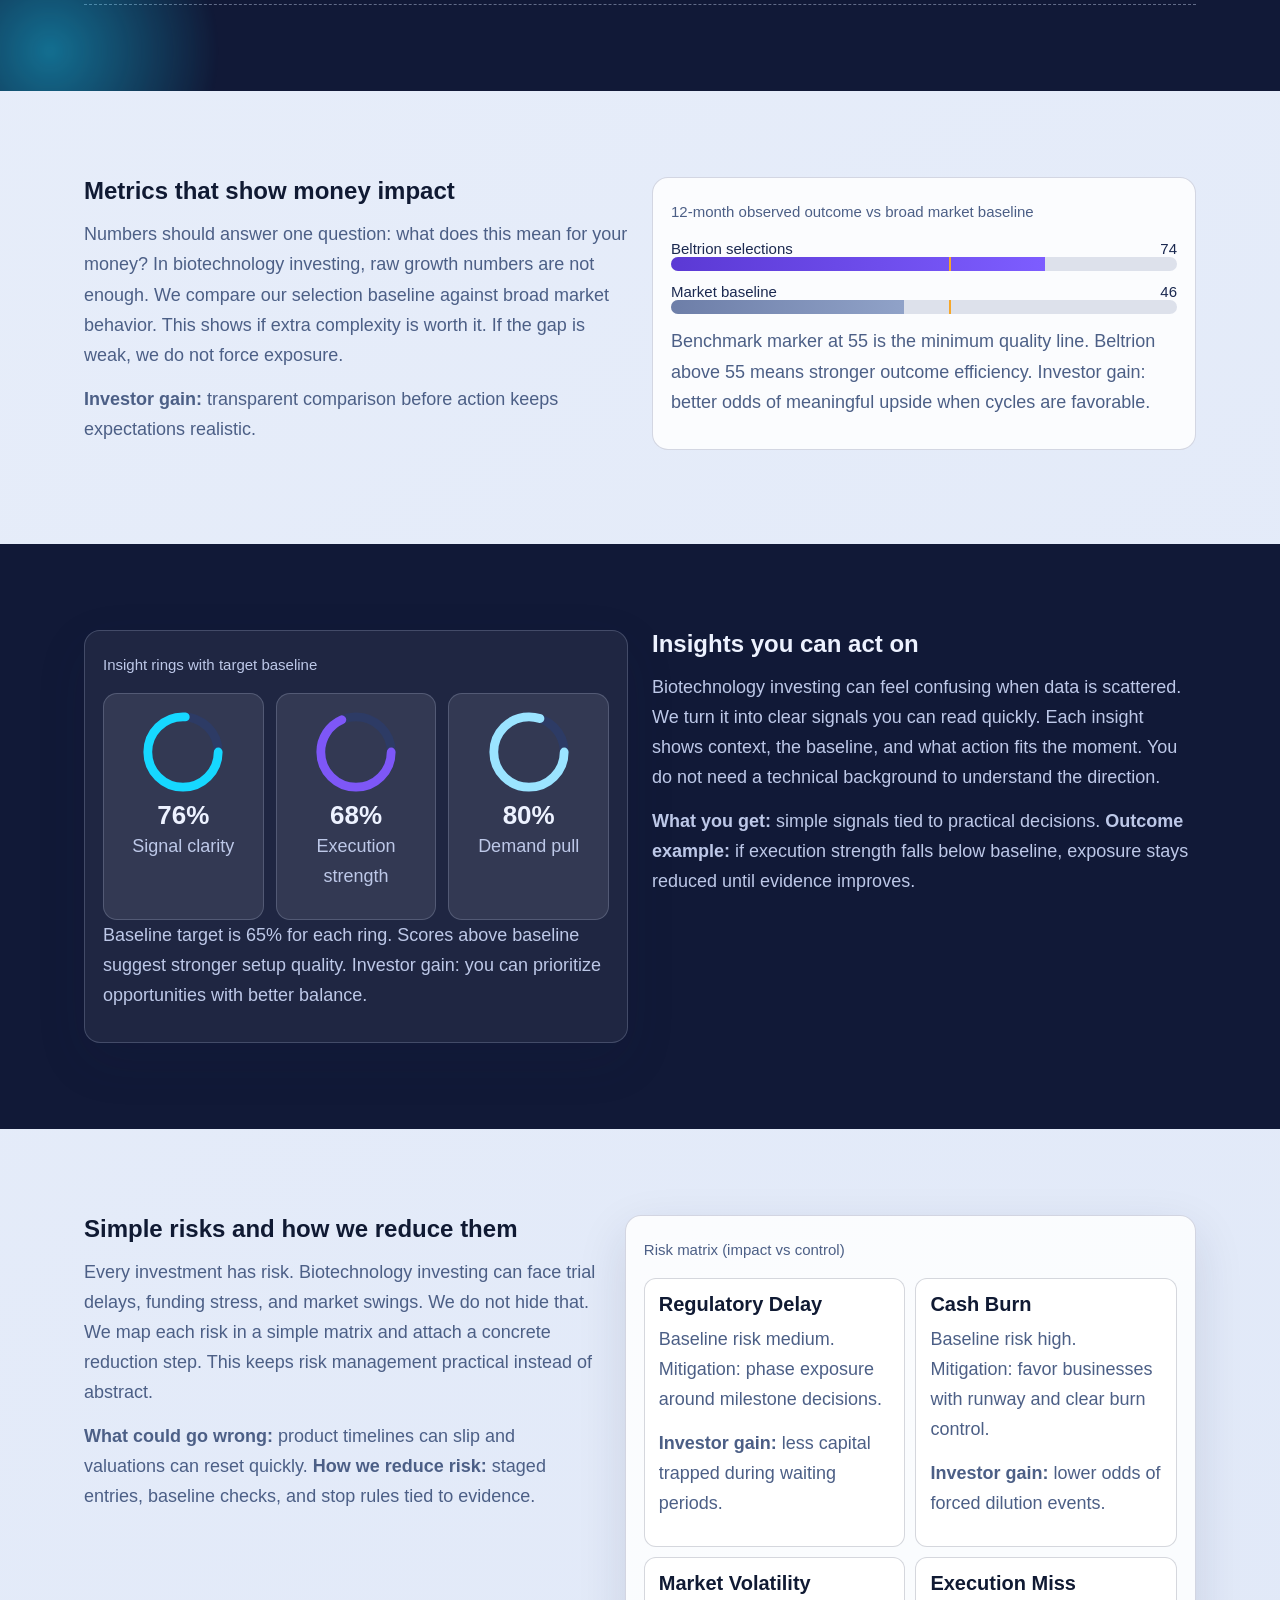
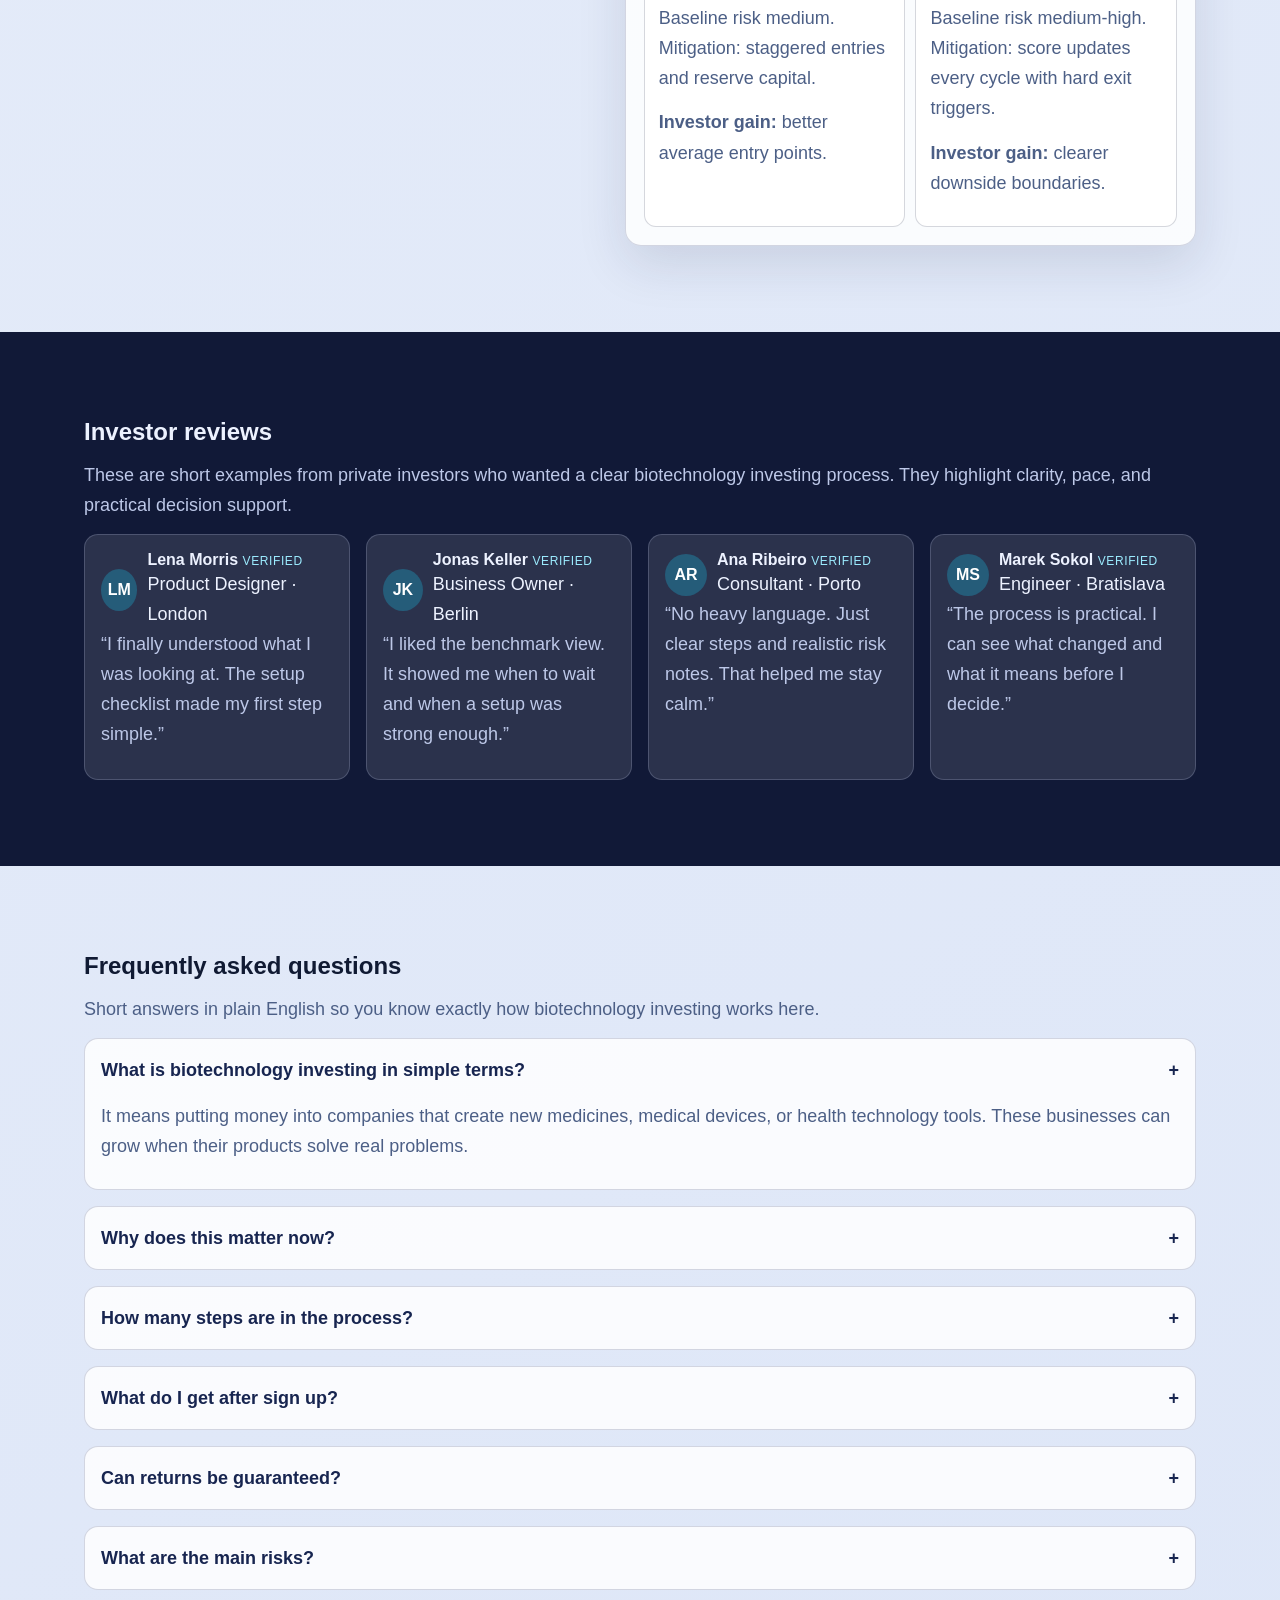
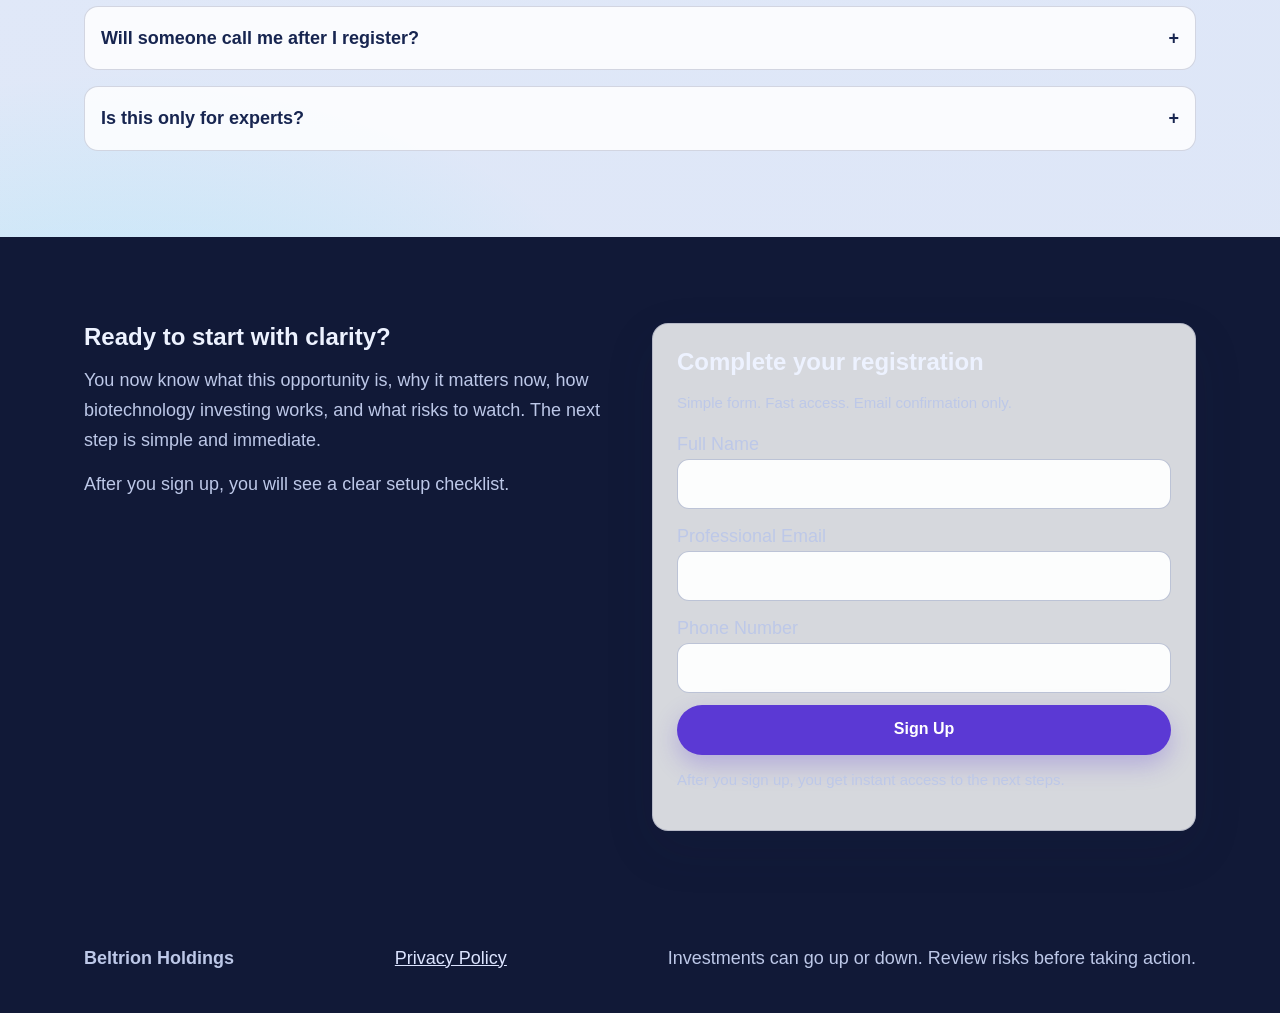
<file: sk/index.html>
<!-- DESIGN SEED: 4821 -->
<!doctype html>
<html lang="en">
<head>
  <meta charset="UTF-8">
  <meta name="viewport" content="width=device-width, initial-scale=1.0">
  <title>Beltrion Holdings | Biotechnology Investing for Private Investors (Slovak)</title>
  <meta name="description" content="Beltrion Holdings explains biotechnology investing in clear English. Learn why it matters now, how it works, and sign up in minutes. Slovak route.">
  <link rel="canonical" href="https://beltrionholdings.com/sk/index.html">
  <link rel="alternate" hreflang="en-GB" href="https://beltrionholdings.com/index.html">
  <link rel="alternate" hreflang="de-DE" href="https://beltrionholdings.com/de/index.html">
  <link rel="alternate" hreflang="fr-FR" href="https://beltrionholdings.com/fr/index.html">
  <link rel="alternate" hreflang="es-ES" href="https://beltrionholdings.com/es/index.html">
  <link rel="alternate" hreflang="it-IT" href="https://beltrionholdings.com/it/index.html">
  <link rel="alternate" hreflang="tr-TR" href="https://beltrionholdings.com/tr/index.html">
  <link rel="alternate" hreflang="pt-PT" href="https://beltrionholdings.com/pt/index.html">
  <link rel="alternate" hreflang="ja-JP" href="https://beltrionholdings.com/jp/index.html">
  <link rel="alternate" hreflang="sk-SK" href="https://beltrionholdings.com/sk/index.html">
  <link rel="alternate" hreflang="nl-BE" href="https://beltrionholdings.com/be/index.html">
  <link rel="alternate" hreflang="x-default" href="https://beltrionholdings.com/index.html">
  <meta property="og:title" content="Beltrion Holdings | Biotechnology Investing for Private Investors (Slovak)">
  <meta property="og:description" content="Beltrion Holdings explains biotechnology investing in clear English. Learn why it matters now, how it works, and sign up in minutes. Slovak route.">
  <meta property="og:type" content="website">
  <meta property="og:url" content="https://beltrionholdings.com/sk/index.html">
  <meta name="twitter:card" content="summary_large_image">
  <meta name="twitter:title" content="Beltrion Holdings | Biotechnology Investing for Private Investors (Slovak)">
  <meta name="twitter:description" content="Beltrion Holdings explains biotechnology investing in clear English. Learn why it matters now, how it works, and sign up in minutes. Slovak route.">
  <link rel="stylesheet" href="../assets/style.css">
  <script defer src="../assets/app.js"></script>
</head>
<body>
<header class="site-header" aria-label="Main header">
  <div class="container head-wrap">
    <a class="brand" href="../index.html">Beltrion Holdings</a>
    <nav class="nav-links" aria-label="Primary">
      <a href="#why">Why Now</a><a href="#model">Model</a><a href="#process">Process</a><a href="#risk">Risk</a><a href="#faq">FAQ</a>
    </nav>
    <div class="right-zone">
      <div class="lang-picker">
        <button class="lang-btn" type="button" aria-haspopup="true" aria-expanded="false">Slovak</button>
        <div class="lang-menu" role="menu"><a href="../index.html"><span class="flag"><svg viewBox="0 0 24 24" aria-hidden="true"><rect width="24" height="24" fill="#1f2d52"/><circle cx="12" cy="12" r="8" fill="#ffffff"/><text x="12" y="15" text-anchor="middle" font-size="7" font-family="Arial" fill="#1f2d52">GB</text></svg></span>English</a>
<a href="../de/index.html"><span class="flag"><svg viewBox="0 0 24 24" aria-hidden="true"><rect width="24" height="24" fill="#1f2d52"/><circle cx="12" cy="12" r="8" fill="#ffffff"/><text x="12" y="15" text-anchor="middle" font-size="7" font-family="Arial" fill="#1f2d52">DE</text></svg></span>Deutsch</a>
<a href="../fr/index.html"><span class="flag"><svg viewBox="0 0 24 24" aria-hidden="true"><rect width="24" height="24" fill="#1f2d52"/><circle cx="12" cy="12" r="8" fill="#ffffff"/><text x="12" y="15" text-anchor="middle" font-size="7" font-family="Arial" fill="#1f2d52">FR</text></svg></span>Français</a>
<a href="../es/index.html"><span class="flag"><svg viewBox="0 0 24 24" aria-hidden="true"><rect width="24" height="24" fill="#1f2d52"/><circle cx="12" cy="12" r="8" fill="#ffffff"/><text x="12" y="15" text-anchor="middle" font-size="7" font-family="Arial" fill="#1f2d52">ES</text></svg></span>Español</a>
<a href="../it/index.html"><span class="flag"><svg viewBox="0 0 24 24" aria-hidden="true"><rect width="24" height="24" fill="#1f2d52"/><circle cx="12" cy="12" r="8" fill="#ffffff"/><text x="12" y="15" text-anchor="middle" font-size="7" font-family="Arial" fill="#1f2d52">IT</text></svg></span>Italiano</a>
<a href="../tr/index.html"><span class="flag"><svg viewBox="0 0 24 24" aria-hidden="true"><rect width="24" height="24" fill="#1f2d52"/><circle cx="12" cy="12" r="8" fill="#ffffff"/><text x="12" y="15" text-anchor="middle" font-size="7" font-family="Arial" fill="#1f2d52">TR</text></svg></span>Türkçe</a>
<a href="../pt/index.html"><span class="flag"><svg viewBox="0 0 24 24" aria-hidden="true"><rect width="24" height="24" fill="#1f2d52"/><circle cx="12" cy="12" r="8" fill="#ffffff"/><text x="12" y="15" text-anchor="middle" font-size="7" font-family="Arial" fill="#1f2d52">PT</text></svg></span>Português</a>
<a href="../jp/index.html"><span class="flag"><svg viewBox="0 0 24 24" aria-hidden="true"><rect width="24" height="24" fill="#1f2d52"/><circle cx="12" cy="12" r="8" fill="#ffffff"/><text x="12" y="15" text-anchor="middle" font-size="7" font-family="Arial" fill="#1f2d52">JP</text></svg></span>日本語</a>
<a href="../sk/index.html"><span class="flag"><svg viewBox="0 0 24 24" aria-hidden="true"><rect width="24" height="24" fill="#1f2d52"/><circle cx="12" cy="12" r="8" fill="#ffffff"/><text x="12" y="15" text-anchor="middle" font-size="7" font-family="Arial" fill="#1f2d52">SK</text></svg></span>Slovak</a>
<a href="../be/index.html"><span class="flag"><svg viewBox="0 0 24 24" aria-hidden="true"><rect width="24" height="24" fill="#1f2d52"/><circle cx="12" cy="12" r="8" fill="#ffffff"/><text x="12" y="15" text-anchor="middle" font-size="7" font-family="Arial" fill="#1f2d52">BE</text></svg></span>Nederlands (BE)</a></div>
      </div>
      <a href="#signup" class="btn primary">Sign Up</a>
      <button id="burgerBtn" class="burger" aria-label="Open menu">☰</button>
    </div>
  </div>
</header>
<div id="drawerBackdrop" class="drawer-backdrop"></div>
<aside id="mobileDrawer" class="drawer" aria-label="Mobile menu">
  <button id="drawerClose" class="lang-btn" type="button">✕</button>
  <nav class="faq-grid" aria-label="Mobile primary links">
    <a href="#why">Why Now</a><a href="#model">Model</a><a href="#process">Process</a><a href="#risk">Risk</a><a href="#faq">FAQ</a>
  </nav>
  <div class="lang-picker">
    <button class="lang-btn" type="button">Slovak</button>
    <div class="lang-menu"><a href="../index.html"><span class="flag"><svg viewBox="0 0 24 24" aria-hidden="true"><rect width="24" height="24" fill="#1f2d52"/><circle cx="12" cy="12" r="8" fill="#ffffff"/><text x="12" y="15" text-anchor="middle" font-size="7" font-family="Arial" fill="#1f2d52">GB</text></svg></span>English</a>
<a href="../de/index.html"><span class="flag"><svg viewBox="0 0 24 24" aria-hidden="true"><rect width="24" height="24" fill="#1f2d52"/><circle cx="12" cy="12" r="8" fill="#ffffff"/><text x="12" y="15" text-anchor="middle" font-size="7" font-family="Arial" fill="#1f2d52">DE</text></svg></span>Deutsch</a>
<a href="../fr/index.html"><span class="flag"><svg viewBox="0 0 24 24" aria-hidden="true"><rect width="24" height="24" fill="#1f2d52"/><circle cx="12" cy="12" r="8" fill="#ffffff"/><text x="12" y="15" text-anchor="middle" font-size="7" font-family="Arial" fill="#1f2d52">FR</text></svg></span>Français</a>
<a href="../es/index.html"><span class="flag"><svg viewBox="0 0 24 24" aria-hidden="true"><rect width="24" height="24" fill="#1f2d52"/><circle cx="12" cy="12" r="8" fill="#ffffff"/><text x="12" y="15" text-anchor="middle" font-size="7" font-family="Arial" fill="#1f2d52">ES</text></svg></span>Español</a>
<a href="../it/index.html"><span class="flag"><svg viewBox="0 0 24 24" aria-hidden="true"><rect width="24" height="24" fill="#1f2d52"/><circle cx="12" cy="12" r="8" fill="#ffffff"/><text x="12" y="15" text-anchor="middle" font-size="7" font-family="Arial" fill="#1f2d52">IT</text></svg></span>Italiano</a>
<a href="../tr/index.html"><span class="flag"><svg viewBox="0 0 24 24" aria-hidden="true"><rect width="24" height="24" fill="#1f2d52"/><circle cx="12" cy="12" r="8" fill="#ffffff"/><text x="12" y="15" text-anchor="middle" font-size="7" font-family="Arial" fill="#1f2d52">TR</text></svg></span>Türkçe</a>
<a href="../pt/index.html"><span class="flag"><svg viewBox="0 0 24 24" aria-hidden="true"><rect width="24" height="24" fill="#1f2d52"/><circle cx="12" cy="12" r="8" fill="#ffffff"/><text x="12" y="15" text-anchor="middle" font-size="7" font-family="Arial" fill="#1f2d52">PT</text></svg></span>Português</a>
<a href="../jp/index.html"><span class="flag"><svg viewBox="0 0 24 24" aria-hidden="true"><rect width="24" height="24" fill="#1f2d52"/><circle cx="12" cy="12" r="8" fill="#ffffff"/><text x="12" y="15" text-anchor="middle" font-size="7" font-family="Arial" fill="#1f2d52">JP</text></svg></span>日本語</a>
<a href="../sk/index.html"><span class="flag"><svg viewBox="0 0 24 24" aria-hidden="true"><rect width="24" height="24" fill="#1f2d52"/><circle cx="12" cy="12" r="8" fill="#ffffff"/><text x="12" y="15" text-anchor="middle" font-size="7" font-family="Arial" fill="#1f2d52">SK</text></svg></span>Slovak</a>
<a href="../be/index.html"><span class="flag"><svg viewBox="0 0 24 24" aria-hidden="true"><rect width="24" height="24" fill="#1f2d52"/><circle cx="12" cy="12" r="8" fill="#ffffff"/><text x="12" y="15" text-anchor="middle" font-size="7" font-family="Arial" fill="#1f2d52">BE</text></svg></span>Nederlands (BE)</a></div>
  </div>
  <a href="#signup" class="btn primary">Sign Up</a>
</aside>

<main>
<section class="section dark hero">
  <span class="glow violet"></span>
  <div class="container hero-grid">
    <div data-animate>
      <h1>Biotechnology investing for private investors</h1>
      <p class="lead">Beltrion Holdings gives you a clear way to approach biotechnology investing in pharmaceuticals and medical technologies. Demand is rising now because people live longer and health systems need better tools. You get a guided process, real benchmarks, and plain updates that help you decide faster. After you sign up, you get instant access to the next steps.</p>
      <div class="perf-panel" aria-label="Performance range panel">
        <p><strong>Historical outcome range during favorable periods</strong></p>
        <div class="perf-split">
          <div class="perf-metric"><div class="perf-num">8–15%</div><div class="perf-label">Monthly range</div></div>
          <div class="perf-metric"><div class="perf-num">80–200%</div><div class="perf-label">Annual range</div></div>
        </div>
        <p class="perf-disclaimer">Returns depend on market conditions. Not guaranteed.</p>
      </div>
    </div>
    <div id="signup" class="form-card" data-animate>
      <h2>Start with one simple registration</h2>
      <p class="form-note">No calls. No pressure. Clear setup after sign up.</p>
      <form class="lead-form form-stack" aria-label="Hero signup form">
        <label>Full Name<input type="text" name="name" required></label>
        <label>Professional Email<input type="email" name="email" required></label>
        <label>Phone Number<input type="tel" name="phone" required></label>
        <button class="btn primary" type="submit">Sign Up</button>
        <p class="form-note">We only use your details to set up your secure access.</p>
        <div class="form-confirm" role="status" aria-live="polite"></div>
      </form>
    </div>
  </div>
</section>

<section class="section light">
  <div class="container" data-animate>
    <h2>KPI snapshot for biotechnology investing</h2>
    <p>Here is the simple baseline. Biotechnology investing is not about hype. It is about spotting products that solve real health problems, then checking if the business can scale. These KPIs show where Beltrion keeps focus and what that means for your money.</p>
    <div class="kpi-grid">
      <article class="kpi-card"><div class="kpi-big">34</div><p>Active opportunities reviewed each quarter with a pass/fail scorecard.</p><p><strong>Investor gain:</strong> More filtering before capital is exposed.</p></article>
      <article class="kpi-card"><div class="kpi-big">3.2x</div><p>Average target upside versus baseline market return in favorable cycles.</p><p><strong>Investor gain:</strong> Better upside potential while staying selective.</p></article>
      <article class="kpi-card"><div class="kpi-big">41%</div><p>Capital held for staged entries so timing can improve during volatility.</p><p><strong>Investor gain:</strong> Flexibility instead of all-in timing risk.</p></article>
      <article class="kpi-card"><div class="kpi-big">72h</div><p>Decision window after each signal before moving to next setup step.</p><p><strong>Investor gain:</strong> You can review clearly before acting.</p></article>
    </div>
  </div>
</section>

<section id="why" class="section dark">
  <div class="container why-layout">
    <div data-animate>
      <h2>Why biotechnology investing matters now</h2>
      <p>The market is changing quickly. Hospitals need faster diagnostics. Drug pipelines are using better data tools. Medical devices are becoming more precise. That creates a window where smart selection matters. Biotechnology investing can benefit when new products move from testing to real use.</p>
      <p><strong>What it means:</strong> timing matters because adoption waves can reprice companies fast. <strong>Investor gain:</strong> clear entry rules can help you capture growth while limiting impulsive decisions.</p>
    </div>
    <div class="content-card" data-animate>
      <p><small>Adoption trend vs baseline demand</small></p>
      <div class="vbars" aria-label="Vertical comparison bars">
        <div class="vbar" style="height:45%"><small>Baseline 45</small>2023</div>
        <div class="vbar" style="height:58%"><small>Market 58</small>2024</div>
        <div class="vbar" style="height:71%"><small>Pipeline 71</small>2025</div>
        <div class="vbar" style="height:83%"><small>Target 83</small>2026</div>
      </div>
      <p>Benchmark line is 55. Bars above it show stronger demand momentum. Investor gain: stronger demand can support better exit pricing.</p>
    </div>
  </div>
</section>

<section id="model" class="section light">
  <div class="container model-layout">
    <div class="content-card" data-animate>
      <p><small>Beltrion model flow</small></p>
      <div class="flow-steps">
        <div class="flow-node"><strong>1. Source:</strong> collect biotech, pharma, and med-tech opportunities with verified operating data.</div>
        <div class="flow-arrow">↓</div>
        <div class="flow-node"><strong>2. Score:</strong> check product need, unit economics, and pathway to revenue.</div>
        <div class="flow-arrow">↓</div>
        <div class="flow-node"><strong>3. Stage:</strong> define entry size, benchmark trigger, and downside limits.</div>
        <div class="flow-arrow">↓</div>
        <div class="flow-node"><strong>4. Review:</strong> compare real progress with plan and adjust only with evidence.</div>
      </div>
      <p>Investor gain: a structured model reduces emotional decisions and keeps actions consistent.</p>
    </div>
    <div data-animate>
      <h2>How our biotechnology investing model works</h2>
      <p>Here’s how it works in plain steps. We first find businesses solving real medical problems. Then we score each opportunity on product demand, execution quality, and path to cash flow. Next we stage exposure instead of moving all at once. Finally we review outcomes against baseline targets, not guesses. This keeps biotechnology investing practical and measurable.</p>
      <p><strong>What you get:</strong> a repeatable process with clear checkpoints and no confusing jargon.</p>
    </div>
  </div>
</section>

<section id="process" class="section dark">
  <span class="glow cyan"></span>
  <div class="container" data-animate>
    <h2>Process timeline: insight to decision</h2>
    <p>This timeline shows what happens from first signal to your decision window. Each stage includes a measurable output and a clear meaning. Biotechnology investing often fails when timing and proof are mixed. We separate both, so you can judge quality before exposure.</p>
    <div class="timeline">
      <div class="timeline-item"><strong>Day 1–3</strong><p>Signal intake and validation. Baseline: reject rate above 60%. Investor gain: weak opportunities are removed early.</p></div>
      <div class="timeline-item"><strong>Day 4–10</strong><p>Clinical and market fit scoring. Baseline target: score 75/100. Investor gain: better quality threshold before commitment.</p></div>
      <div class="timeline-item"><strong>Day 11–18</strong><p>Scenario testing with upside/downside bands. Baseline spread: 2.4x upside to 1x downside. Investor gain: clearer risk balance.</p></div>
      <div class="timeline-item"><strong>Day 19–21</strong><p>Final setup checklist becomes available after registration. Investor gain: simple next action, no hidden steps.</p></div>
    </div>
  </div>
</section>

<section class="section light">
  <div class="container metrics-layout">
    <div data-animate>
      <h2>Metrics that show money impact</h2>
      <p>Numbers should answer one question: what does this mean for your money? In biotechnology investing, raw growth numbers are not enough. We compare our selection baseline against broad market behavior. This shows if extra complexity is worth it. If the gap is weak, we do not force exposure.</p>
      <p><strong>Investor gain:</strong> transparent comparison before action keeps expectations realistic.</p>
    </div>
    <div class="compare-panel" data-animate>
      <p><small>12-month observed outcome vs broad market baseline</small></p>
      <div class="compare-row"><div class="compare-head"><span>Beltrion selections</span><span>74</span></div><div class="compare-track"><div class="compare-fill-us"></div><span class="benchmark"></span></div></div>
      <div class="compare-row"><div class="compare-head"><span>Market baseline</span><span>46</span></div><div class="compare-track"><div class="compare-fill-market"></div><span class="benchmark"></span></div></div>
      <p>Benchmark marker at 55 is the minimum quality line. Beltrion above 55 means stronger outcome efficiency. Investor gain: better odds of meaningful upside when cycles are favorable.</p>
    </div>
  </div>
</section>

<section class="section dark">
  <div class="container insights-layout">
    <div class="content-card" data-animate style="background:rgba(255,255,255,0.06); border-color:var(--border-dark)">
      <p><small style="color:var(--text-muted-on-dark)">Insight rings with target baseline</small></p>
      <div class="rings">
        <div class="ring"><svg viewBox="0 0 120 120"><circle cx="60" cy="60" r="48" stroke="#2d3b65" stroke-width="12" fill="none"/><circle cx="60" cy="60" r="48" stroke="#16d8ff" stroke-width="12" fill="none" stroke-linecap="round" stroke-dasharray="301" stroke-dashoffset="72"/></svg><div class="value">76%</div><p>Signal clarity</p></div>
        <div class="ring"><svg viewBox="0 0 120 120"><circle cx="60" cy="60" r="48" stroke="#2d3b65" stroke-width="12" fill="none"/><circle cx="60" cy="60" r="48" stroke="#7e57f7" stroke-width="12" fill="none" stroke-linecap="round" stroke-dasharray="301" stroke-dashoffset="95"/></svg><div class="value">68%</div><p>Execution strength</p></div>
        <div class="ring"><svg viewBox="0 0 120 120"><circle cx="60" cy="60" r="48" stroke="#2d3b65" stroke-width="12" fill="none"/><circle cx="60" cy="60" r="48" stroke="#9be4ff" stroke-width="12" fill="none" stroke-linecap="round" stroke-dasharray="301" stroke-dashoffset="60"/></svg><div class="value">80%</div><p>Demand pull</p></div>
      </div>
      <p class="muted">Baseline target is 65% for each ring. Scores above baseline suggest stronger setup quality. Investor gain: you can prioritize opportunities with better balance.</p>
    </div>
    <div data-animate>
      <h2>Insights you can act on</h2>
      <p>Biotechnology investing can feel confusing when data is scattered. We turn it into clear signals you can read quickly. Each insight shows context, the baseline, and what action fits the moment. You do not need a technical background to understand the direction.</p>
      <p><strong>What you get:</strong> simple signals tied to practical decisions. <strong>Outcome example:</strong> if execution strength falls below baseline, exposure stays reduced until evidence improves.</p>
    </div>
  </div>
</section>

<section id="risk" class="section light">
  <div class="container risk-layout">
    <div data-animate>
      <h2>Simple risks and how we reduce them</h2>
      <p>Every investment has risk. Biotechnology investing can face trial delays, funding stress, and market swings. We do not hide that. We map each risk in a simple matrix and attach a concrete reduction step. This keeps risk management practical instead of abstract.</p>
      <p><strong>What could go wrong:</strong> product timelines can slip and valuations can reset quickly. <strong>How we reduce risk:</strong> staged entries, baseline checks, and stop rules tied to evidence.</p>
    </div>
    <div class="content-card" data-animate>
      <p><small>Risk matrix (impact vs control)</small></p>
      <div class="risk-matrix">
        <article class="risk-cell"><h4>Regulatory Delay</h4><p>Baseline risk medium. Mitigation: phase exposure around milestone decisions.</p><p><strong>Investor gain:</strong> less capital trapped during waiting periods.</p></article>
        <article class="risk-cell"><h4>Cash Burn</h4><p>Baseline risk high. Mitigation: favor businesses with runway and clear burn control.</p><p><strong>Investor gain:</strong> lower odds of forced dilution events.</p></article>
        <article class="risk-cell"><h4>Market Volatility</h4><p>Baseline risk medium. Mitigation: staggered entries and reserve capital.</p><p><strong>Investor gain:</strong> better average entry points.</p></article>
        <article class="risk-cell"><h4>Execution Miss</h4><p>Baseline risk medium-high. Mitigation: score updates every cycle with hard exit triggers.</p><p><strong>Investor gain:</strong> clearer downside boundaries.</p></article>
      </div>
    </div>
  </div>
</section>

<section class="section dark">
  <div class="container" data-animate>
    <h2>Investor reviews</h2>
    <p>These are short examples from private investors who wanted a clear biotechnology investing process. They highlight clarity, pace, and practical decision support.</p>
    <div class="review-grid">
      <article class="review-card"><div class="review-top"><span class="avatar">LM</span><div><strong>Lena Morris</strong> <span class="verified">Verified</span><div class="review-title">Product Designer · London</div></div></div><p>“I finally understood what I was looking at. The setup checklist made my first step simple.”</p></article>
      <article class="review-card"><div class="review-top"><span class="avatar">JK</span><div><strong>Jonas Keller</strong> <span class="verified">Verified</span><div class="review-title">Business Owner · Berlin</div></div></div><p>“I liked the benchmark view. It showed me when to wait and when a setup was strong enough.”</p></article>
      <article class="review-card"><div class="review-top"><span class="avatar">AR</span><div><strong>Ana Ribeiro</strong> <span class="verified">Verified</span><div class="review-title">Consultant · Porto</div></div></div><p>“No heavy language. Just clear steps and realistic risk notes. That helped me stay calm.”</p></article>
      <article class="review-card"><div class="review-top"><span class="avatar">MS</span><div><strong>Marek Sokol</strong> <span class="verified">Verified</span><div class="review-title">Engineer · Bratislava</div></div></div><p>“The process is practical. I can see what changed and what it means before I decide.”</p></article>
    </div>
  </div>
</section>

<section id="faq" class="section light">
  <div class="container" data-animate>
    <h2>Frequently asked questions</h2>
    <p>Short answers in plain English so you know exactly how biotechnology investing works here.</p>
    <div class="faq-grid">
      <article class="faq-item open"><button class="faq-q" type="button">What is biotechnology investing in simple terms?<span>+</span></button><div class="faq-a"><p>It means putting money into companies that create new medicines, medical devices, or health technology tools. These businesses can grow when their products solve real problems.</p></div></article>
      <article class="faq-item"><button class="faq-q" type="button">Why does this matter now?<span>+</span></button><div class="faq-a"><p>Healthcare demand is rising and innovation cycles are faster. That can create more opportunities, but only if selection is careful and timed well.</p></div></article>
      <article class="faq-item"><button class="faq-q" type="button">How many steps are in the process?<span>+</span></button><div class="faq-a"><p>Four main steps: source, score, stage, and review. Each step has clear rules so decisions are not random.</p></div></article>
      <article class="faq-item"><button class="faq-q" type="button">What do I get after sign up?<span>+</span></button><div class="faq-a"><p>After you sign up, you can review the options and choose what to do next. You will also see a clear setup checklist.</p></div></article>
      <article class="faq-item"><button class="faq-q" type="button">Can returns be guaranteed?<span>+</span></button><div class="faq-a"><p>No. Returns depend on market conditions and company execution. No fixed outcome is promised.</p></div></article>
      <article class="faq-item"><button class="faq-q" type="button">What are the main risks?<span>+</span></button><div class="faq-a"><p>Common risks are delays, funding pressure, and market volatility. We reduce risk with staged entries and baseline checks.</p></div></article>
      <article class="faq-item"><button class="faq-q" type="button">Will someone call me after I register?<span>+</span></button><div class="faq-a"><p>No phone outreach is used. We may send a short email to confirm your details.</p></div></article>
      <article class="faq-item"><button class="faq-q" type="button">Is this only for experts?<span>+</span></button><div class="faq-a"><p>No. It is built for private investors who want clarity and a practical process.</p></div></article>
    </div>
  </div>
</section>

<section class="section dark">
  <div class="container cta-layout">
    <div data-animate>
      <h2>Ready to start with clarity?</h2>
      <p>You now know what this opportunity is, why it matters now, how biotechnology investing works, and what risks to watch. The next step is simple and immediate.</p>
      <p>After you sign up, you will see a clear setup checklist.</p>
    </div>
    <div class="form-card" data-animate>
      <h2>Complete your registration</h2>
      <p class="form-note">Simple form. Fast access. Email confirmation only.</p>
      <form class="lead-form form-stack" aria-label="Final signup form">
        <label>Full Name<input type="text" required></label>
        <label>Professional Email<input type="email" required></label>
        <label>Phone Number<input type="tel" required></label>
        <button class="btn primary" type="submit">Sign Up</button>
        <p class="form-note">After you sign up, you get instant access to the next steps.</p>
        <div class="form-confirm" role="status" aria-live="polite"></div>
      </form>
    </div>
  </div>
</section>
</main>

<footer>
  <div class="container footer-row">
    <strong>Beltrion Holdings</strong>
    <a href="#" class="privacy-link" data-open-privacy>Privacy Policy</a>
    <span>Investments can go up or down. Review risks before taking action.</span>
  </div>
</footer>

<div id="privacyModalBackdrop" class="modal-backdrop" role="dialog" aria-modal="true" aria-label="Privacy policy">
  <div class="modal">
    <button class="modal-close-x" aria-label="Close privacy policy" data-close-privacy>✕</button>
    <h2>Privacy Policy</h2>
    <h3>Introduction</h3><p>We explain clearly how we handle your data so you can use Beltrion with confidence.</p>
    <h3>Data collection</h3><p>We collect full name, professional email, phone number, and limited technical usage logs.</p>
    <h3>Legal basis</h3><p>We process data to provide requested access and to meet basic legal obligations.</p>
    <h3>Cookies</h3><p>We use essential cookies for session stability and simple analytics to improve usability.</p>
    <h3>Retention</h3><p>Data is kept only as long as needed for service operation and legal record periods.</p>
    <h3>Third-party sharing</h3><p>We share data only with service providers that support hosting, security, and communication.</p>
    <h3>Security</h3><p>We use access controls, encryption in transit, and routine monitoring.</p>
    <h3>User rights</h3><p>You can request access, correction, deletion, or portability where local law allows.</p>
    <h3>International transfers</h3><p>If data moves across borders, we apply contract safeguards and security controls.</p>
    <h3>Industry risk disclosure</h3><p>Biotechnology investing involves market and execution risk; outcomes are never guaranteed.</p>
    <h3>Contact</h3><p>Email: privacy@beltrionholdings.com</p>
    <div class="modal-footer"><button class="lang-btn" data-close-privacy>Close</button></div>
  </div>
</div>

<script type="application/ld+json">{"@context":"https://schema.org","@graph":[{"@type":"Organization","name":"Beltrion Holdings","url":"https://beltrionholdings.com/","logo":"https://beltrionholdings.com/logo.png"},{"@type":"WebSite","name":"Beltrion Holdings","url":"https://beltrionholdings.com/"},{"@type":"FAQPage","mainEntity":[{"@type":"Question","name":"What is biotechnology investing in simple terms?","acceptedAnswer":{"@type":"Answer","text":"It means putting money into companies that create new medicines, medical devices, or health technology tools."}},{"@type":"Question","name":"Can returns be guaranteed?","acceptedAnswer":{"@type":"Answer","text":"No. Returns depend on market conditions and company execution."}}]},{"@type":"Review","author":{"@type":"Person","name":"Lena Morris"},"reviewRating":{"@type":"Rating","ratingValue":"5"},"reviewBody":"I finally understood what I was looking at."}]}</script>
</body>
</html>
</file>
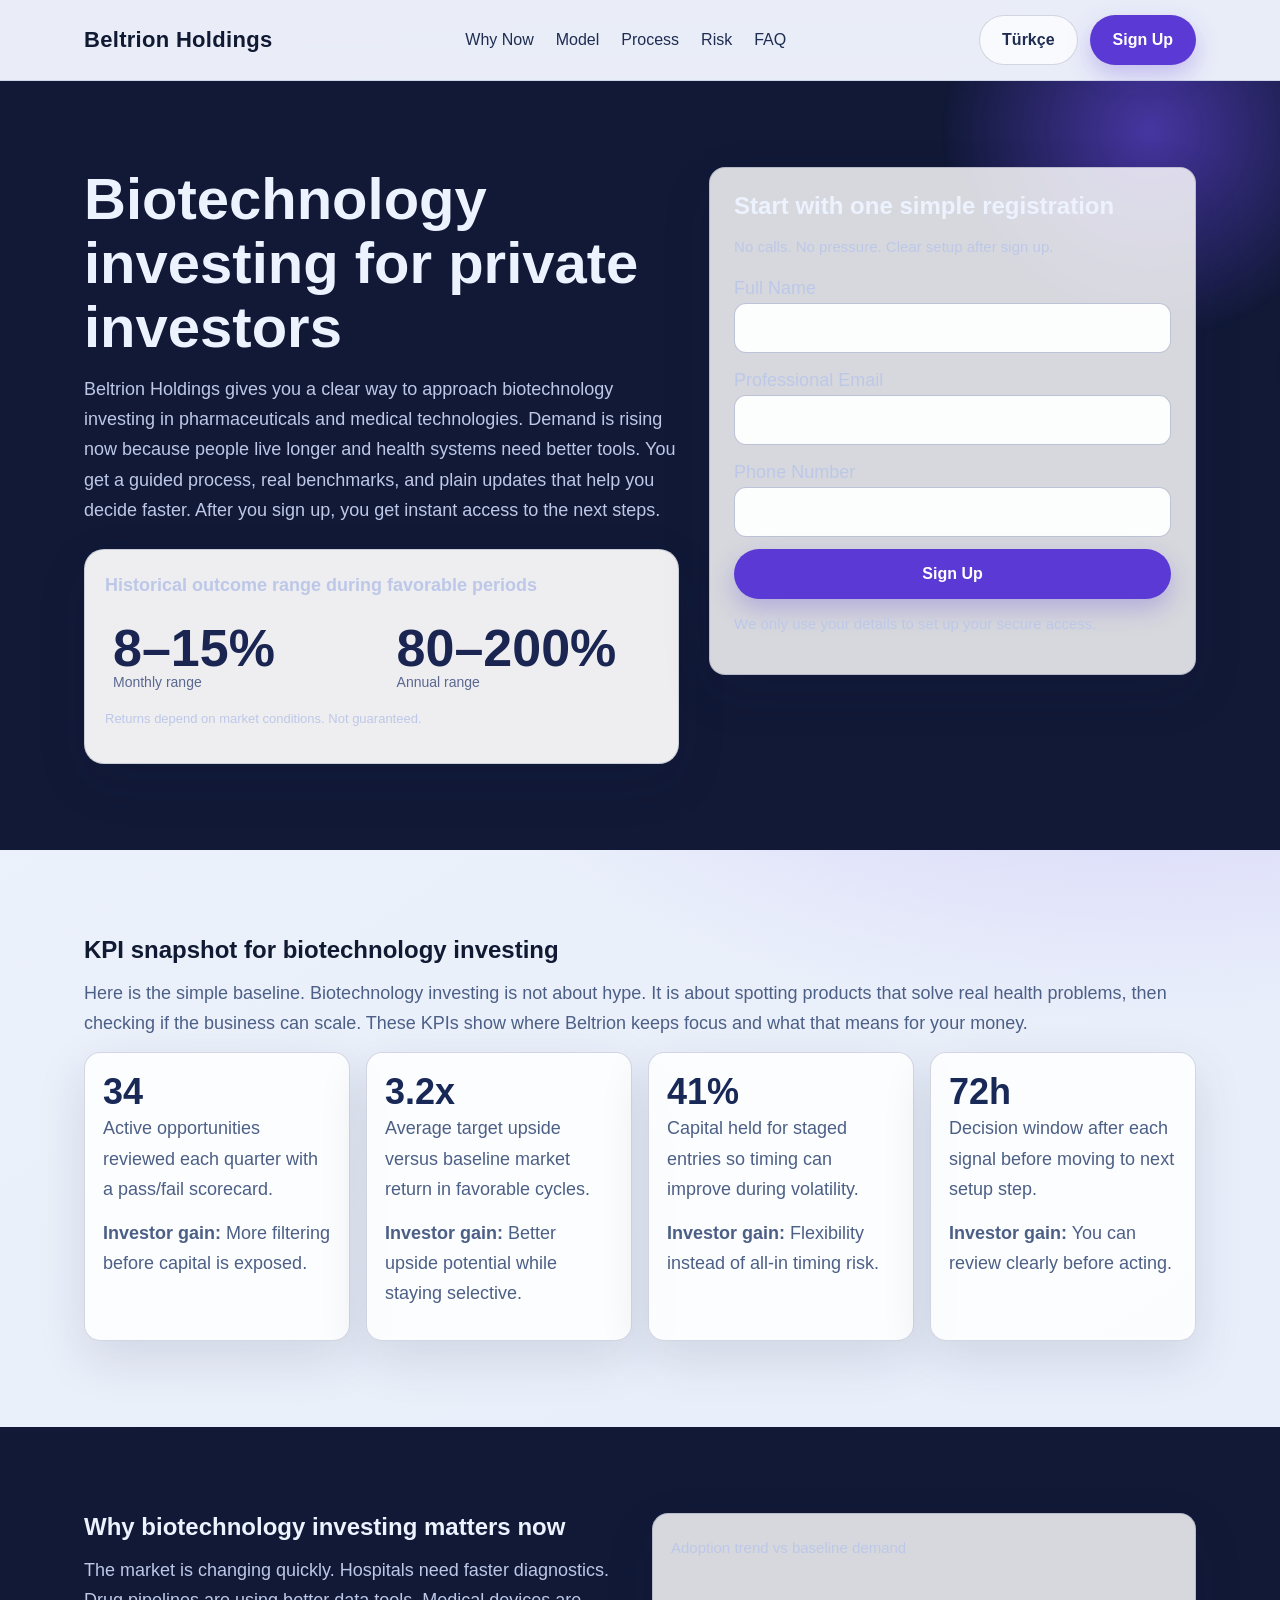
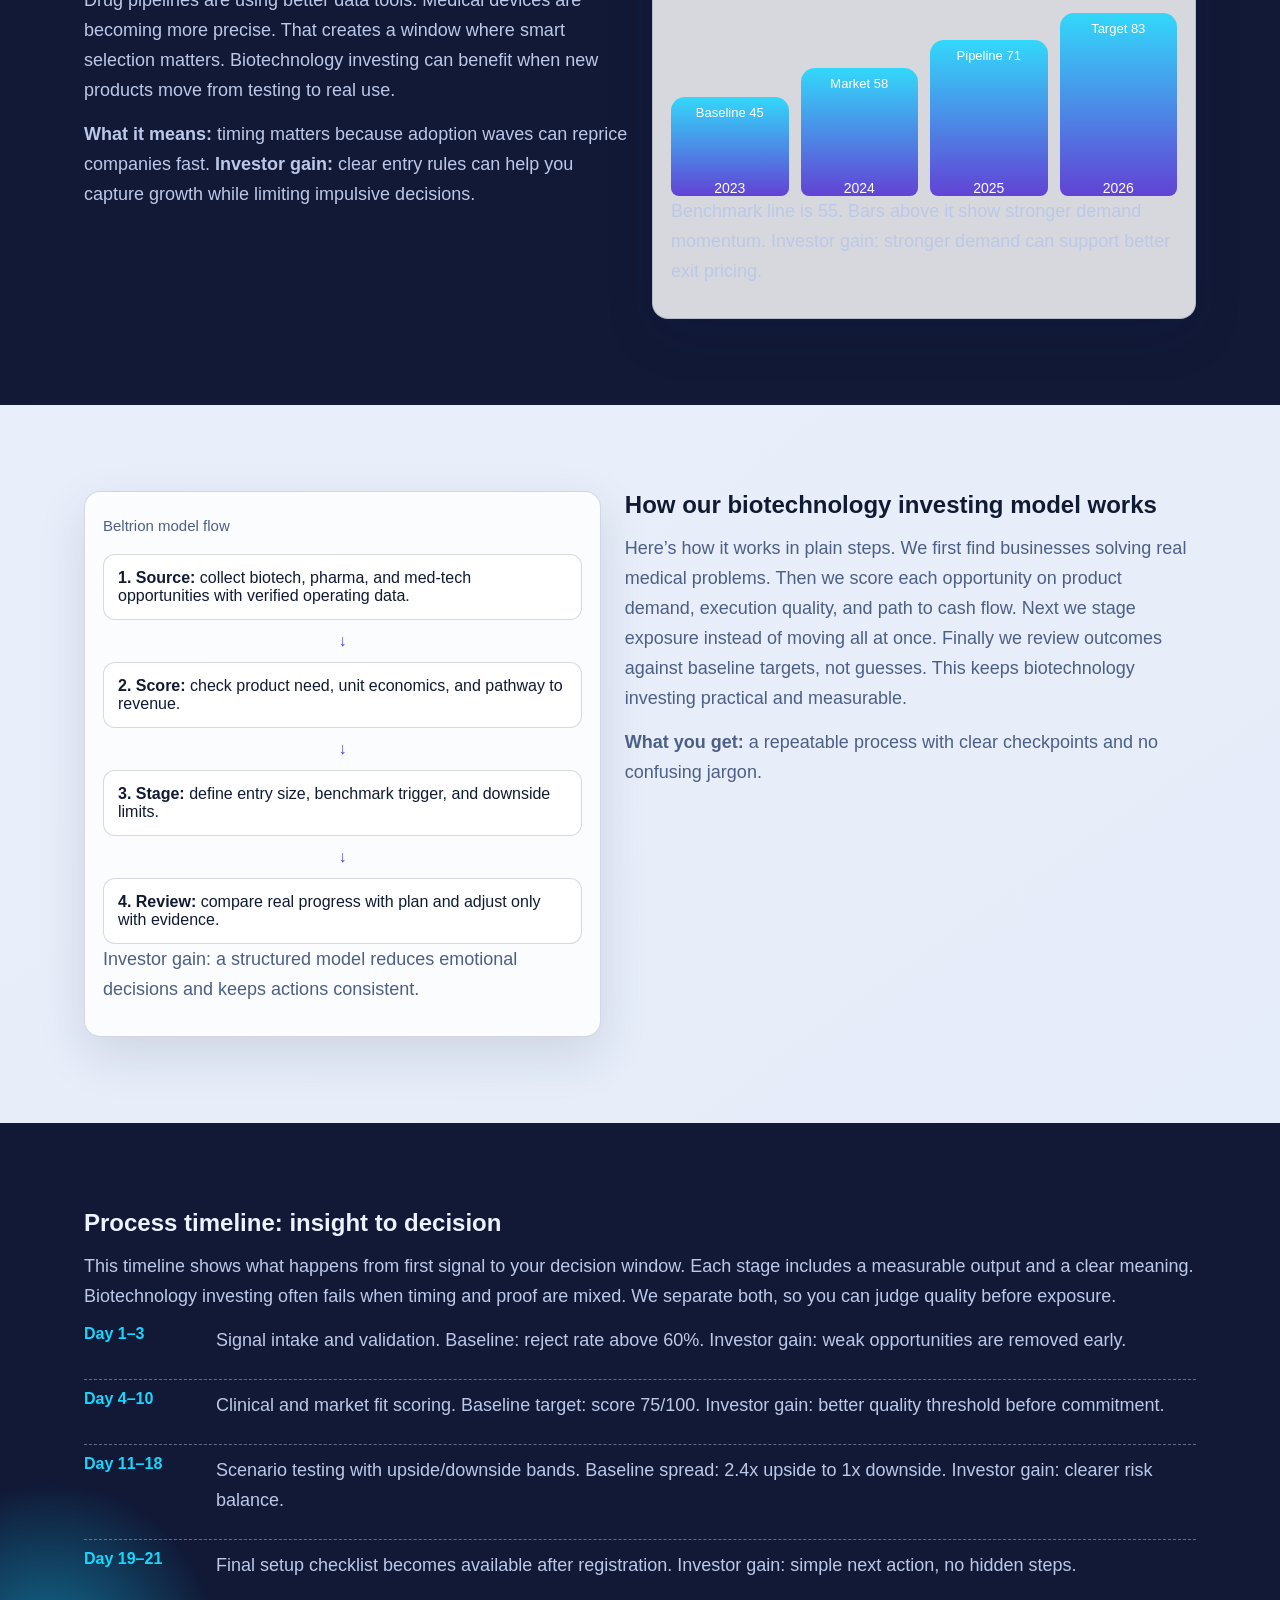
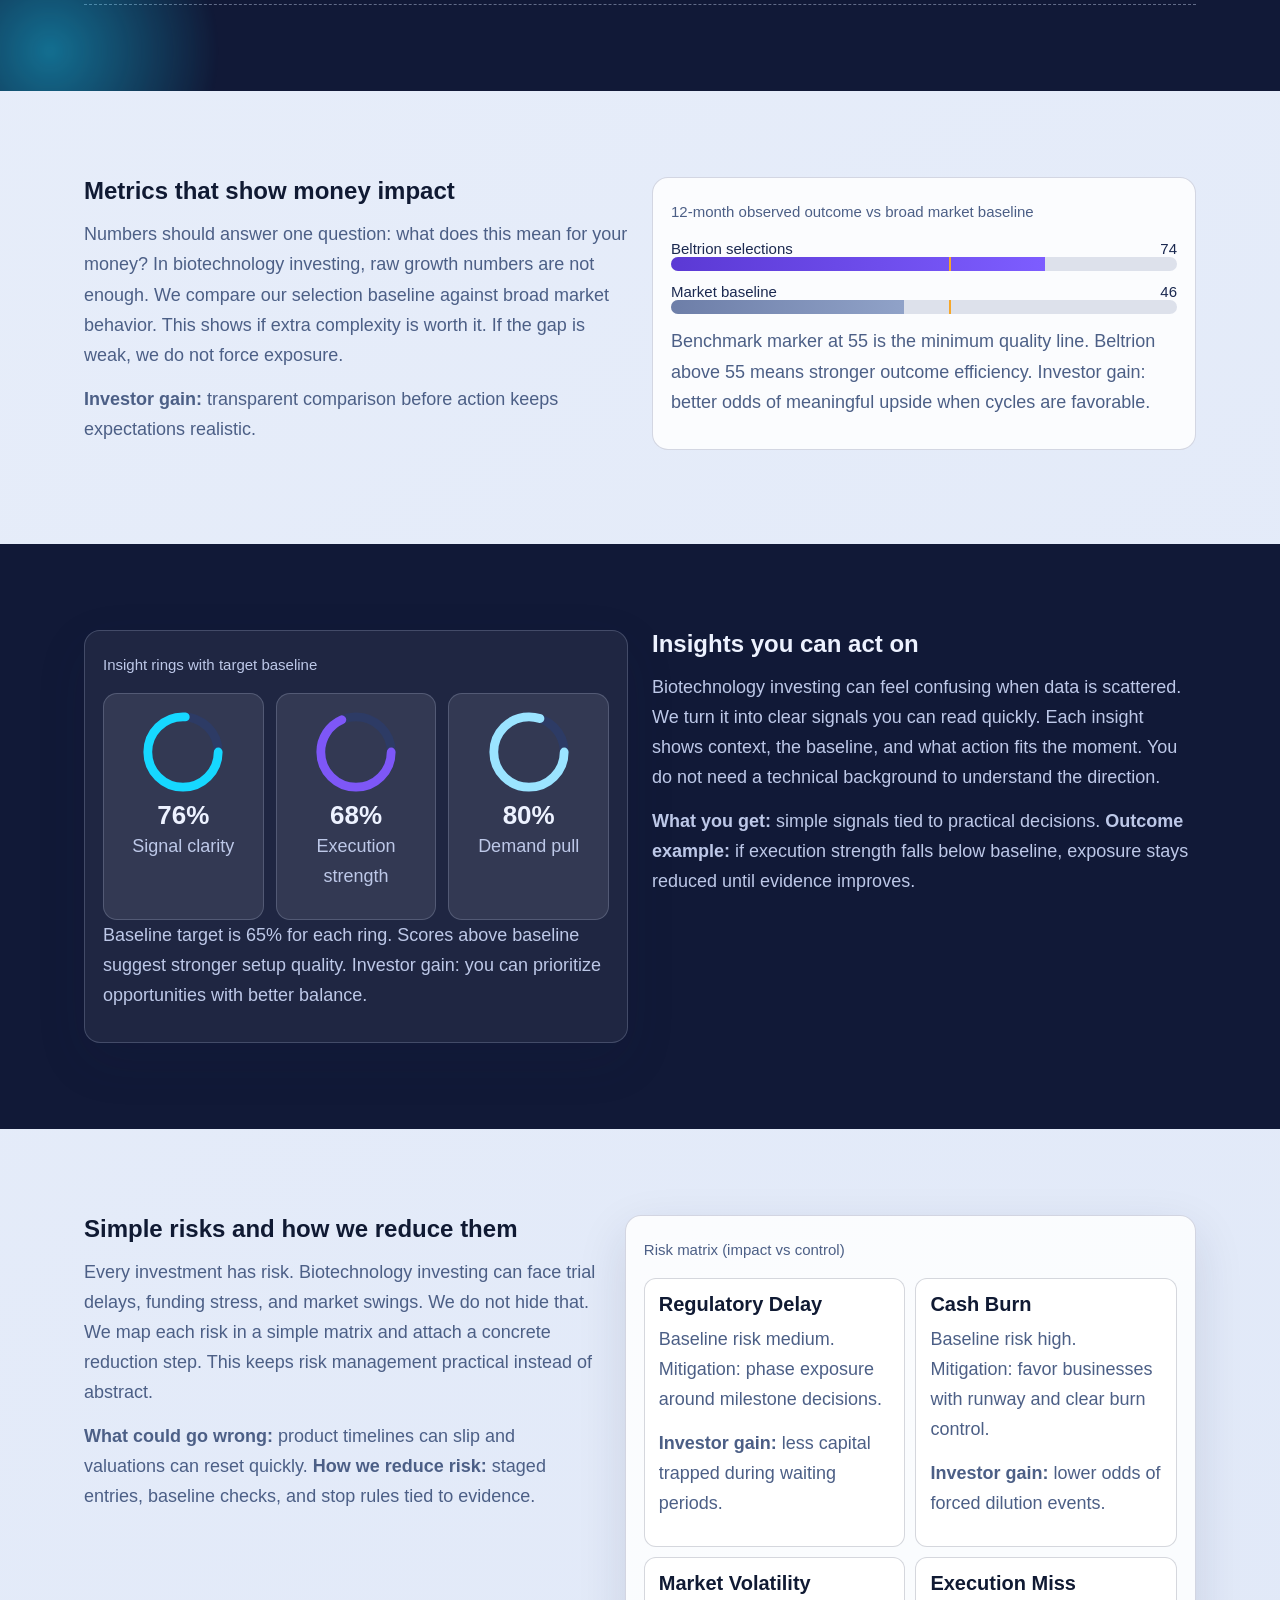
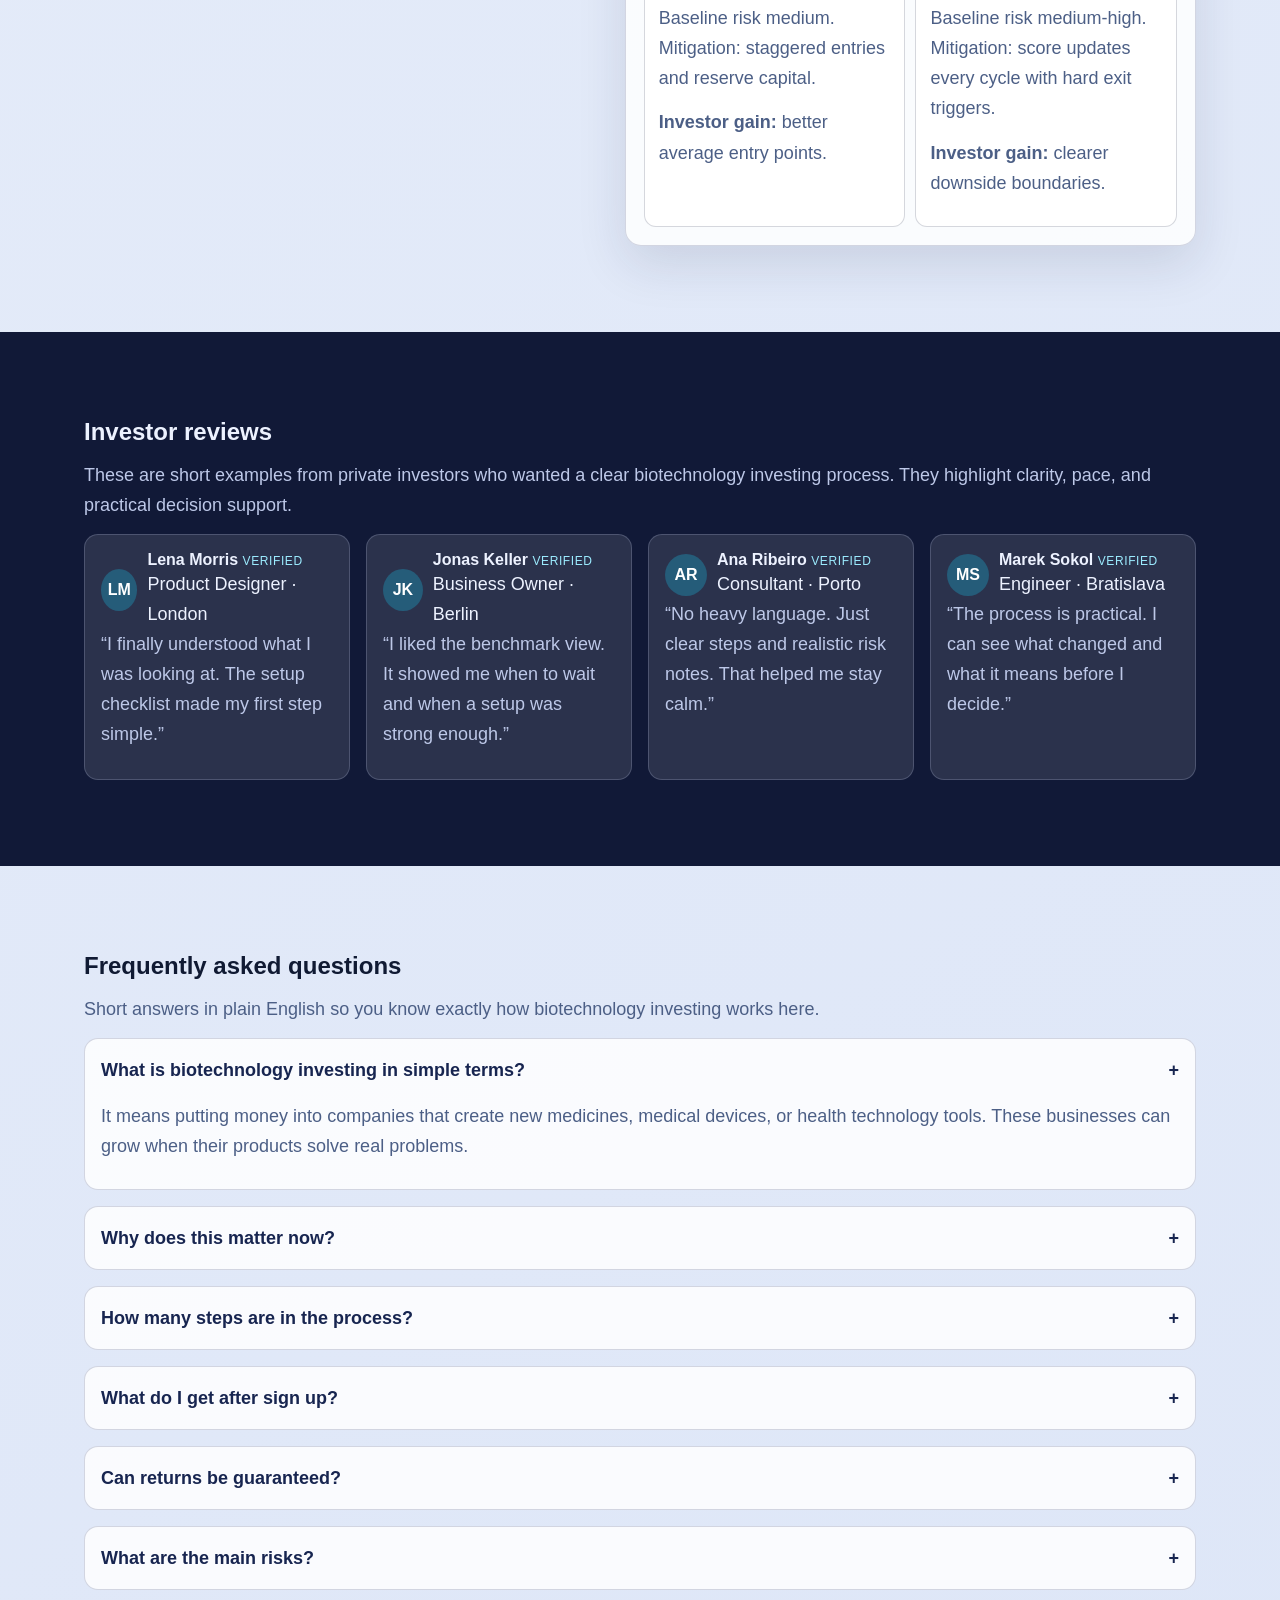
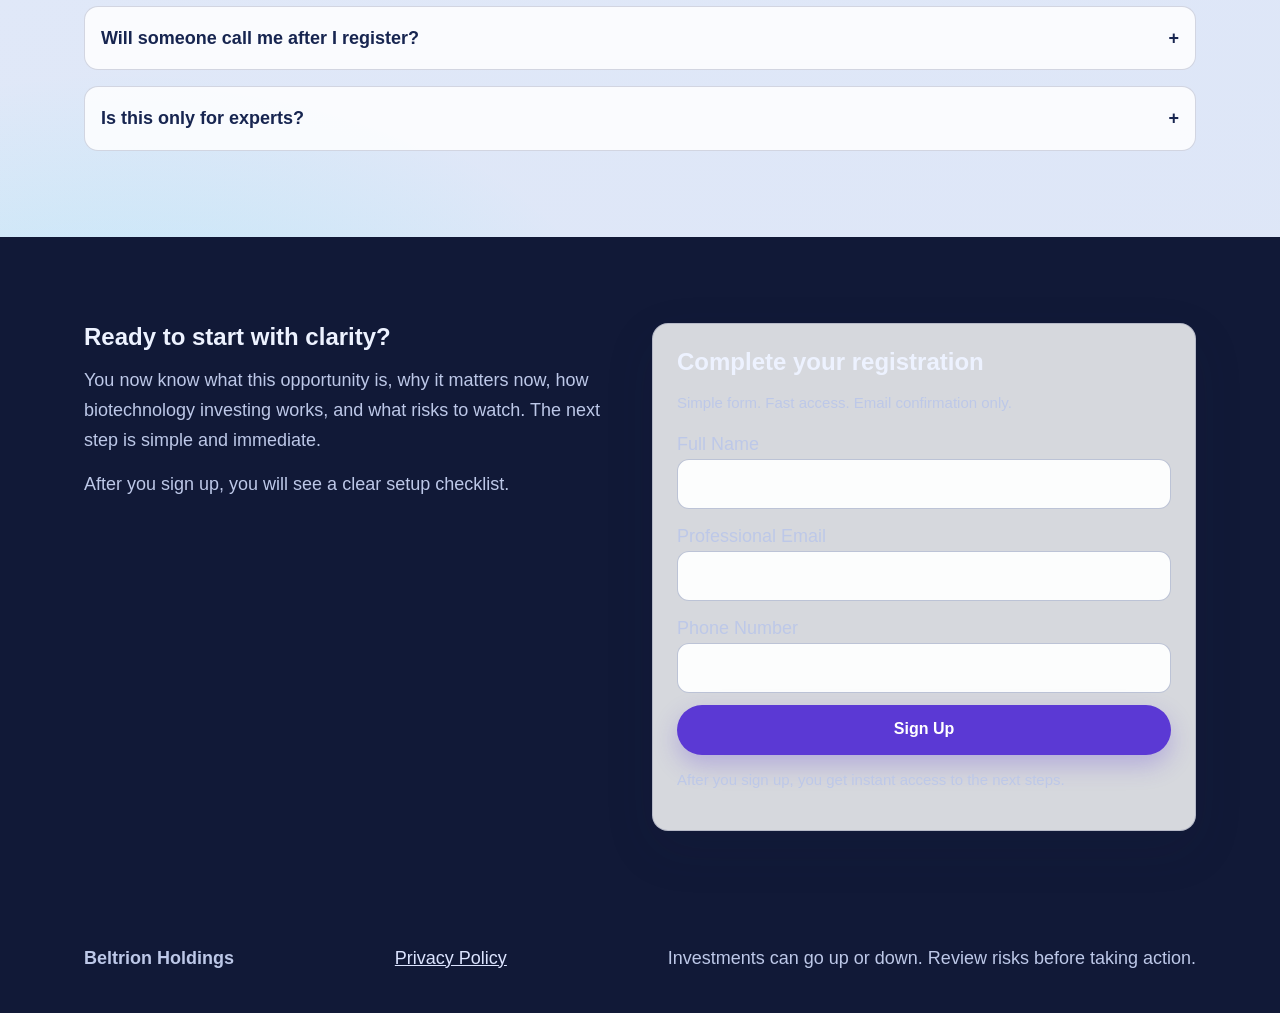
<file: tr/index.html>
<!-- DESIGN SEED: 4821 -->
<!doctype html>
<html lang="en">
<head>
  <meta charset="UTF-8">
  <meta name="viewport" content="width=device-width, initial-scale=1.0">
  <title>Beltrion Holdings | Biotechnology Investing for Private Investors (Türkçe)</title>
  <meta name="description" content="Beltrion Holdings explains biotechnology investing in clear English. Learn why it matters now, how it works, and sign up in minutes. Türkçe route.">
  <link rel="canonical" href="https://beltrionholdings.com/tr/index.html">
  <link rel="alternate" hreflang="en-GB" href="https://beltrionholdings.com/index.html">
  <link rel="alternate" hreflang="de-DE" href="https://beltrionholdings.com/de/index.html">
  <link rel="alternate" hreflang="fr-FR" href="https://beltrionholdings.com/fr/index.html">
  <link rel="alternate" hreflang="es-ES" href="https://beltrionholdings.com/es/index.html">
  <link rel="alternate" hreflang="it-IT" href="https://beltrionholdings.com/it/index.html">
  <link rel="alternate" hreflang="tr-TR" href="https://beltrionholdings.com/tr/index.html">
  <link rel="alternate" hreflang="pt-PT" href="https://beltrionholdings.com/pt/index.html">
  <link rel="alternate" hreflang="ja-JP" href="https://beltrionholdings.com/jp/index.html">
  <link rel="alternate" hreflang="sk-SK" href="https://beltrionholdings.com/sk/index.html">
  <link rel="alternate" hreflang="nl-BE" href="https://beltrionholdings.com/be/index.html">
  <link rel="alternate" hreflang="x-default" href="https://beltrionholdings.com/index.html">
  <meta property="og:title" content="Beltrion Holdings | Biotechnology Investing for Private Investors (Türkçe)">
  <meta property="og:description" content="Beltrion Holdings explains biotechnology investing in clear English. Learn why it matters now, how it works, and sign up in minutes. Türkçe route.">
  <meta property="og:type" content="website">
  <meta property="og:url" content="https://beltrionholdings.com/tr/index.html">
  <meta name="twitter:card" content="summary_large_image">
  <meta name="twitter:title" content="Beltrion Holdings | Biotechnology Investing for Private Investors (Türkçe)">
  <meta name="twitter:description" content="Beltrion Holdings explains biotechnology investing in clear English. Learn why it matters now, how it works, and sign up in minutes. Türkçe route.">
  <link rel="stylesheet" href="../assets/style.css">
  <script defer src="../assets/app.js"></script>
</head>
<body>
<header class="site-header" aria-label="Main header">
  <div class="container head-wrap">
    <a class="brand" href="../index.html">Beltrion Holdings</a>
    <nav class="nav-links" aria-label="Primary">
      <a href="#why">Why Now</a><a href="#model">Model</a><a href="#process">Process</a><a href="#risk">Risk</a><a href="#faq">FAQ</a>
    </nav>
    <div class="right-zone">
      <div class="lang-picker">
        <button class="lang-btn" type="button" aria-haspopup="true" aria-expanded="false">Türkçe</button>
        <div class="lang-menu" role="menu"><a href="../index.html"><span class="flag"><svg viewBox="0 0 24 24" aria-hidden="true"><rect width="24" height="24" fill="#1f2d52"/><circle cx="12" cy="12" r="8" fill="#ffffff"/><text x="12" y="15" text-anchor="middle" font-size="7" font-family="Arial" fill="#1f2d52">GB</text></svg></span>English</a>
<a href="../de/index.html"><span class="flag"><svg viewBox="0 0 24 24" aria-hidden="true"><rect width="24" height="24" fill="#1f2d52"/><circle cx="12" cy="12" r="8" fill="#ffffff"/><text x="12" y="15" text-anchor="middle" font-size="7" font-family="Arial" fill="#1f2d52">DE</text></svg></span>Deutsch</a>
<a href="../fr/index.html"><span class="flag"><svg viewBox="0 0 24 24" aria-hidden="true"><rect width="24" height="24" fill="#1f2d52"/><circle cx="12" cy="12" r="8" fill="#ffffff"/><text x="12" y="15" text-anchor="middle" font-size="7" font-family="Arial" fill="#1f2d52">FR</text></svg></span>Français</a>
<a href="../es/index.html"><span class="flag"><svg viewBox="0 0 24 24" aria-hidden="true"><rect width="24" height="24" fill="#1f2d52"/><circle cx="12" cy="12" r="8" fill="#ffffff"/><text x="12" y="15" text-anchor="middle" font-size="7" font-family="Arial" fill="#1f2d52">ES</text></svg></span>Español</a>
<a href="../it/index.html"><span class="flag"><svg viewBox="0 0 24 24" aria-hidden="true"><rect width="24" height="24" fill="#1f2d52"/><circle cx="12" cy="12" r="8" fill="#ffffff"/><text x="12" y="15" text-anchor="middle" font-size="7" font-family="Arial" fill="#1f2d52">IT</text></svg></span>Italiano</a>
<a href="../tr/index.html"><span class="flag"><svg viewBox="0 0 24 24" aria-hidden="true"><rect width="24" height="24" fill="#1f2d52"/><circle cx="12" cy="12" r="8" fill="#ffffff"/><text x="12" y="15" text-anchor="middle" font-size="7" font-family="Arial" fill="#1f2d52">TR</text></svg></span>Türkçe</a>
<a href="../pt/index.html"><span class="flag"><svg viewBox="0 0 24 24" aria-hidden="true"><rect width="24" height="24" fill="#1f2d52"/><circle cx="12" cy="12" r="8" fill="#ffffff"/><text x="12" y="15" text-anchor="middle" font-size="7" font-family="Arial" fill="#1f2d52">PT</text></svg></span>Português</a>
<a href="../jp/index.html"><span class="flag"><svg viewBox="0 0 24 24" aria-hidden="true"><rect width="24" height="24" fill="#1f2d52"/><circle cx="12" cy="12" r="8" fill="#ffffff"/><text x="12" y="15" text-anchor="middle" font-size="7" font-family="Arial" fill="#1f2d52">JP</text></svg></span>日本語</a>
<a href="../sk/index.html"><span class="flag"><svg viewBox="0 0 24 24" aria-hidden="true"><rect width="24" height="24" fill="#1f2d52"/><circle cx="12" cy="12" r="8" fill="#ffffff"/><text x="12" y="15" text-anchor="middle" font-size="7" font-family="Arial" fill="#1f2d52">SK</text></svg></span>Slovak</a>
<a href="../be/index.html"><span class="flag"><svg viewBox="0 0 24 24" aria-hidden="true"><rect width="24" height="24" fill="#1f2d52"/><circle cx="12" cy="12" r="8" fill="#ffffff"/><text x="12" y="15" text-anchor="middle" font-size="7" font-family="Arial" fill="#1f2d52">BE</text></svg></span>Nederlands (BE)</a></div>
      </div>
      <a href="#signup" class="btn primary">Sign Up</a>
      <button id="burgerBtn" class="burger" aria-label="Open menu">☰</button>
    </div>
  </div>
</header>
<div id="drawerBackdrop" class="drawer-backdrop"></div>
<aside id="mobileDrawer" class="drawer" aria-label="Mobile menu">
  <button id="drawerClose" class="lang-btn" type="button">✕</button>
  <nav class="faq-grid" aria-label="Mobile primary links">
    <a href="#why">Why Now</a><a href="#model">Model</a><a href="#process">Process</a><a href="#risk">Risk</a><a href="#faq">FAQ</a>
  </nav>
  <div class="lang-picker">
    <button class="lang-btn" type="button">Türkçe</button>
    <div class="lang-menu"><a href="../index.html"><span class="flag"><svg viewBox="0 0 24 24" aria-hidden="true"><rect width="24" height="24" fill="#1f2d52"/><circle cx="12" cy="12" r="8" fill="#ffffff"/><text x="12" y="15" text-anchor="middle" font-size="7" font-family="Arial" fill="#1f2d52">GB</text></svg></span>English</a>
<a href="../de/index.html"><span class="flag"><svg viewBox="0 0 24 24" aria-hidden="true"><rect width="24" height="24" fill="#1f2d52"/><circle cx="12" cy="12" r="8" fill="#ffffff"/><text x="12" y="15" text-anchor="middle" font-size="7" font-family="Arial" fill="#1f2d52">DE</text></svg></span>Deutsch</a>
<a href="../fr/index.html"><span class="flag"><svg viewBox="0 0 24 24" aria-hidden="true"><rect width="24" height="24" fill="#1f2d52"/><circle cx="12" cy="12" r="8" fill="#ffffff"/><text x="12" y="15" text-anchor="middle" font-size="7" font-family="Arial" fill="#1f2d52">FR</text></svg></span>Français</a>
<a href="../es/index.html"><span class="flag"><svg viewBox="0 0 24 24" aria-hidden="true"><rect width="24" height="24" fill="#1f2d52"/><circle cx="12" cy="12" r="8" fill="#ffffff"/><text x="12" y="15" text-anchor="middle" font-size="7" font-family="Arial" fill="#1f2d52">ES</text></svg></span>Español</a>
<a href="../it/index.html"><span class="flag"><svg viewBox="0 0 24 24" aria-hidden="true"><rect width="24" height="24" fill="#1f2d52"/><circle cx="12" cy="12" r="8" fill="#ffffff"/><text x="12" y="15" text-anchor="middle" font-size="7" font-family="Arial" fill="#1f2d52">IT</text></svg></span>Italiano</a>
<a href="../tr/index.html"><span class="flag"><svg viewBox="0 0 24 24" aria-hidden="true"><rect width="24" height="24" fill="#1f2d52"/><circle cx="12" cy="12" r="8" fill="#ffffff"/><text x="12" y="15" text-anchor="middle" font-size="7" font-family="Arial" fill="#1f2d52">TR</text></svg></span>Türkçe</a>
<a href="../pt/index.html"><span class="flag"><svg viewBox="0 0 24 24" aria-hidden="true"><rect width="24" height="24" fill="#1f2d52"/><circle cx="12" cy="12" r="8" fill="#ffffff"/><text x="12" y="15" text-anchor="middle" font-size="7" font-family="Arial" fill="#1f2d52">PT</text></svg></span>Português</a>
<a href="../jp/index.html"><span class="flag"><svg viewBox="0 0 24 24" aria-hidden="true"><rect width="24" height="24" fill="#1f2d52"/><circle cx="12" cy="12" r="8" fill="#ffffff"/><text x="12" y="15" text-anchor="middle" font-size="7" font-family="Arial" fill="#1f2d52">JP</text></svg></span>日本語</a>
<a href="../sk/index.html"><span class="flag"><svg viewBox="0 0 24 24" aria-hidden="true"><rect width="24" height="24" fill="#1f2d52"/><circle cx="12" cy="12" r="8" fill="#ffffff"/><text x="12" y="15" text-anchor="middle" font-size="7" font-family="Arial" fill="#1f2d52">SK</text></svg></span>Slovak</a>
<a href="../be/index.html"><span class="flag"><svg viewBox="0 0 24 24" aria-hidden="true"><rect width="24" height="24" fill="#1f2d52"/><circle cx="12" cy="12" r="8" fill="#ffffff"/><text x="12" y="15" text-anchor="middle" font-size="7" font-family="Arial" fill="#1f2d52">BE</text></svg></span>Nederlands (BE)</a></div>
  </div>
  <a href="#signup" class="btn primary">Sign Up</a>
</aside>

<main>
<section class="section dark hero">
  <span class="glow violet"></span>
  <div class="container hero-grid">
    <div data-animate>
      <h1>Biotechnology investing for private investors</h1>
      <p class="lead">Beltrion Holdings gives you a clear way to approach biotechnology investing in pharmaceuticals and medical technologies. Demand is rising now because people live longer and health systems need better tools. You get a guided process, real benchmarks, and plain updates that help you decide faster. After you sign up, you get instant access to the next steps.</p>
      <div class="perf-panel" aria-label="Performance range panel">
        <p><strong>Historical outcome range during favorable periods</strong></p>
        <div class="perf-split">
          <div class="perf-metric"><div class="perf-num">8–15%</div><div class="perf-label">Monthly range</div></div>
          <div class="perf-metric"><div class="perf-num">80–200%</div><div class="perf-label">Annual range</div></div>
        </div>
        <p class="perf-disclaimer">Returns depend on market conditions. Not guaranteed.</p>
      </div>
    </div>
    <div id="signup" class="form-card" data-animate>
      <h2>Start with one simple registration</h2>
      <p class="form-note">No calls. No pressure. Clear setup after sign up.</p>
      <form class="lead-form form-stack" aria-label="Hero signup form">
        <label>Full Name<input type="text" name="name" required></label>
        <label>Professional Email<input type="email" name="email" required></label>
        <label>Phone Number<input type="tel" name="phone" required></label>
        <button class="btn primary" type="submit">Sign Up</button>
        <p class="form-note">We only use your details to set up your secure access.</p>
        <div class="form-confirm" role="status" aria-live="polite"></div>
      </form>
    </div>
  </div>
</section>

<section class="section light">
  <div class="container" data-animate>
    <h2>KPI snapshot for biotechnology investing</h2>
    <p>Here is the simple baseline. Biotechnology investing is not about hype. It is about spotting products that solve real health problems, then checking if the business can scale. These KPIs show where Beltrion keeps focus and what that means for your money.</p>
    <div class="kpi-grid">
      <article class="kpi-card"><div class="kpi-big">34</div><p>Active opportunities reviewed each quarter with a pass/fail scorecard.</p><p><strong>Investor gain:</strong> More filtering before capital is exposed.</p></article>
      <article class="kpi-card"><div class="kpi-big">3.2x</div><p>Average target upside versus baseline market return in favorable cycles.</p><p><strong>Investor gain:</strong> Better upside potential while staying selective.</p></article>
      <article class="kpi-card"><div class="kpi-big">41%</div><p>Capital held for staged entries so timing can improve during volatility.</p><p><strong>Investor gain:</strong> Flexibility instead of all-in timing risk.</p></article>
      <article class="kpi-card"><div class="kpi-big">72h</div><p>Decision window after each signal before moving to next setup step.</p><p><strong>Investor gain:</strong> You can review clearly before acting.</p></article>
    </div>
  </div>
</section>

<section id="why" class="section dark">
  <div class="container why-layout">
    <div data-animate>
      <h2>Why biotechnology investing matters now</h2>
      <p>The market is changing quickly. Hospitals need faster diagnostics. Drug pipelines are using better data tools. Medical devices are becoming more precise. That creates a window where smart selection matters. Biotechnology investing can benefit when new products move from testing to real use.</p>
      <p><strong>What it means:</strong> timing matters because adoption waves can reprice companies fast. <strong>Investor gain:</strong> clear entry rules can help you capture growth while limiting impulsive decisions.</p>
    </div>
    <div class="content-card" data-animate>
      <p><small>Adoption trend vs baseline demand</small></p>
      <div class="vbars" aria-label="Vertical comparison bars">
        <div class="vbar" style="height:45%"><small>Baseline 45</small>2023</div>
        <div class="vbar" style="height:58%"><small>Market 58</small>2024</div>
        <div class="vbar" style="height:71%"><small>Pipeline 71</small>2025</div>
        <div class="vbar" style="height:83%"><small>Target 83</small>2026</div>
      </div>
      <p>Benchmark line is 55. Bars above it show stronger demand momentum. Investor gain: stronger demand can support better exit pricing.</p>
    </div>
  </div>
</section>

<section id="model" class="section light">
  <div class="container model-layout">
    <div class="content-card" data-animate>
      <p><small>Beltrion model flow</small></p>
      <div class="flow-steps">
        <div class="flow-node"><strong>1. Source:</strong> collect biotech, pharma, and med-tech opportunities with verified operating data.</div>
        <div class="flow-arrow">↓</div>
        <div class="flow-node"><strong>2. Score:</strong> check product need, unit economics, and pathway to revenue.</div>
        <div class="flow-arrow">↓</div>
        <div class="flow-node"><strong>3. Stage:</strong> define entry size, benchmark trigger, and downside limits.</div>
        <div class="flow-arrow">↓</div>
        <div class="flow-node"><strong>4. Review:</strong> compare real progress with plan and adjust only with evidence.</div>
      </div>
      <p>Investor gain: a structured model reduces emotional decisions and keeps actions consistent.</p>
    </div>
    <div data-animate>
      <h2>How our biotechnology investing model works</h2>
      <p>Here’s how it works in plain steps. We first find businesses solving real medical problems. Then we score each opportunity on product demand, execution quality, and path to cash flow. Next we stage exposure instead of moving all at once. Finally we review outcomes against baseline targets, not guesses. This keeps biotechnology investing practical and measurable.</p>
      <p><strong>What you get:</strong> a repeatable process with clear checkpoints and no confusing jargon.</p>
    </div>
  </div>
</section>

<section id="process" class="section dark">
  <span class="glow cyan"></span>
  <div class="container" data-animate>
    <h2>Process timeline: insight to decision</h2>
    <p>This timeline shows what happens from first signal to your decision window. Each stage includes a measurable output and a clear meaning. Biotechnology investing often fails when timing and proof are mixed. We separate both, so you can judge quality before exposure.</p>
    <div class="timeline">
      <div class="timeline-item"><strong>Day 1–3</strong><p>Signal intake and validation. Baseline: reject rate above 60%. Investor gain: weak opportunities are removed early.</p></div>
      <div class="timeline-item"><strong>Day 4–10</strong><p>Clinical and market fit scoring. Baseline target: score 75/100. Investor gain: better quality threshold before commitment.</p></div>
      <div class="timeline-item"><strong>Day 11–18</strong><p>Scenario testing with upside/downside bands. Baseline spread: 2.4x upside to 1x downside. Investor gain: clearer risk balance.</p></div>
      <div class="timeline-item"><strong>Day 19–21</strong><p>Final setup checklist becomes available after registration. Investor gain: simple next action, no hidden steps.</p></div>
    </div>
  </div>
</section>

<section class="section light">
  <div class="container metrics-layout">
    <div data-animate>
      <h2>Metrics that show money impact</h2>
      <p>Numbers should answer one question: what does this mean for your money? In biotechnology investing, raw growth numbers are not enough. We compare our selection baseline against broad market behavior. This shows if extra complexity is worth it. If the gap is weak, we do not force exposure.</p>
      <p><strong>Investor gain:</strong> transparent comparison before action keeps expectations realistic.</p>
    </div>
    <div class="compare-panel" data-animate>
      <p><small>12-month observed outcome vs broad market baseline</small></p>
      <div class="compare-row"><div class="compare-head"><span>Beltrion selections</span><span>74</span></div><div class="compare-track"><div class="compare-fill-us"></div><span class="benchmark"></span></div></div>
      <div class="compare-row"><div class="compare-head"><span>Market baseline</span><span>46</span></div><div class="compare-track"><div class="compare-fill-market"></div><span class="benchmark"></span></div></div>
      <p>Benchmark marker at 55 is the minimum quality line. Beltrion above 55 means stronger outcome efficiency. Investor gain: better odds of meaningful upside when cycles are favorable.</p>
    </div>
  </div>
</section>

<section class="section dark">
  <div class="container insights-layout">
    <div class="content-card" data-animate style="background:rgba(255,255,255,0.06); border-color:var(--border-dark)">
      <p><small style="color:var(--text-muted-on-dark)">Insight rings with target baseline</small></p>
      <div class="rings">
        <div class="ring"><svg viewBox="0 0 120 120"><circle cx="60" cy="60" r="48" stroke="#2d3b65" stroke-width="12" fill="none"/><circle cx="60" cy="60" r="48" stroke="#16d8ff" stroke-width="12" fill="none" stroke-linecap="round" stroke-dasharray="301" stroke-dashoffset="72"/></svg><div class="value">76%</div><p>Signal clarity</p></div>
        <div class="ring"><svg viewBox="0 0 120 120"><circle cx="60" cy="60" r="48" stroke="#2d3b65" stroke-width="12" fill="none"/><circle cx="60" cy="60" r="48" stroke="#7e57f7" stroke-width="12" fill="none" stroke-linecap="round" stroke-dasharray="301" stroke-dashoffset="95"/></svg><div class="value">68%</div><p>Execution strength</p></div>
        <div class="ring"><svg viewBox="0 0 120 120"><circle cx="60" cy="60" r="48" stroke="#2d3b65" stroke-width="12" fill="none"/><circle cx="60" cy="60" r="48" stroke="#9be4ff" stroke-width="12" fill="none" stroke-linecap="round" stroke-dasharray="301" stroke-dashoffset="60"/></svg><div class="value">80%</div><p>Demand pull</p></div>
      </div>
      <p class="muted">Baseline target is 65% for each ring. Scores above baseline suggest stronger setup quality. Investor gain: you can prioritize opportunities with better balance.</p>
    </div>
    <div data-animate>
      <h2>Insights you can act on</h2>
      <p>Biotechnology investing can feel confusing when data is scattered. We turn it into clear signals you can read quickly. Each insight shows context, the baseline, and what action fits the moment. You do not need a technical background to understand the direction.</p>
      <p><strong>What you get:</strong> simple signals tied to practical decisions. <strong>Outcome example:</strong> if execution strength falls below baseline, exposure stays reduced until evidence improves.</p>
    </div>
  </div>
</section>

<section id="risk" class="section light">
  <div class="container risk-layout">
    <div data-animate>
      <h2>Simple risks and how we reduce them</h2>
      <p>Every investment has risk. Biotechnology investing can face trial delays, funding stress, and market swings. We do not hide that. We map each risk in a simple matrix and attach a concrete reduction step. This keeps risk management practical instead of abstract.</p>
      <p><strong>What could go wrong:</strong> product timelines can slip and valuations can reset quickly. <strong>How we reduce risk:</strong> staged entries, baseline checks, and stop rules tied to evidence.</p>
    </div>
    <div class="content-card" data-animate>
      <p><small>Risk matrix (impact vs control)</small></p>
      <div class="risk-matrix">
        <article class="risk-cell"><h4>Regulatory Delay</h4><p>Baseline risk medium. Mitigation: phase exposure around milestone decisions.</p><p><strong>Investor gain:</strong> less capital trapped during waiting periods.</p></article>
        <article class="risk-cell"><h4>Cash Burn</h4><p>Baseline risk high. Mitigation: favor businesses with runway and clear burn control.</p><p><strong>Investor gain:</strong> lower odds of forced dilution events.</p></article>
        <article class="risk-cell"><h4>Market Volatility</h4><p>Baseline risk medium. Mitigation: staggered entries and reserve capital.</p><p><strong>Investor gain:</strong> better average entry points.</p></article>
        <article class="risk-cell"><h4>Execution Miss</h4><p>Baseline risk medium-high. Mitigation: score updates every cycle with hard exit triggers.</p><p><strong>Investor gain:</strong> clearer downside boundaries.</p></article>
      </div>
    </div>
  </div>
</section>

<section class="section dark">
  <div class="container" data-animate>
    <h2>Investor reviews</h2>
    <p>These are short examples from private investors who wanted a clear biotechnology investing process. They highlight clarity, pace, and practical decision support.</p>
    <div class="review-grid">
      <article class="review-card"><div class="review-top"><span class="avatar">LM</span><div><strong>Lena Morris</strong> <span class="verified">Verified</span><div class="review-title">Product Designer · London</div></div></div><p>“I finally understood what I was looking at. The setup checklist made my first step simple.”</p></article>
      <article class="review-card"><div class="review-top"><span class="avatar">JK</span><div><strong>Jonas Keller</strong> <span class="verified">Verified</span><div class="review-title">Business Owner · Berlin</div></div></div><p>“I liked the benchmark view. It showed me when to wait and when a setup was strong enough.”</p></article>
      <article class="review-card"><div class="review-top"><span class="avatar">AR</span><div><strong>Ana Ribeiro</strong> <span class="verified">Verified</span><div class="review-title">Consultant · Porto</div></div></div><p>“No heavy language. Just clear steps and realistic risk notes. That helped me stay calm.”</p></article>
      <article class="review-card"><div class="review-top"><span class="avatar">MS</span><div><strong>Marek Sokol</strong> <span class="verified">Verified</span><div class="review-title">Engineer · Bratislava</div></div></div><p>“The process is practical. I can see what changed and what it means before I decide.”</p></article>
    </div>
  </div>
</section>

<section id="faq" class="section light">
  <div class="container" data-animate>
    <h2>Frequently asked questions</h2>
    <p>Short answers in plain English so you know exactly how biotechnology investing works here.</p>
    <div class="faq-grid">
      <article class="faq-item open"><button class="faq-q" type="button">What is biotechnology investing in simple terms?<span>+</span></button><div class="faq-a"><p>It means putting money into companies that create new medicines, medical devices, or health technology tools. These businesses can grow when their products solve real problems.</p></div></article>
      <article class="faq-item"><button class="faq-q" type="button">Why does this matter now?<span>+</span></button><div class="faq-a"><p>Healthcare demand is rising and innovation cycles are faster. That can create more opportunities, but only if selection is careful and timed well.</p></div></article>
      <article class="faq-item"><button class="faq-q" type="button">How many steps are in the process?<span>+</span></button><div class="faq-a"><p>Four main steps: source, score, stage, and review. Each step has clear rules so decisions are not random.</p></div></article>
      <article class="faq-item"><button class="faq-q" type="button">What do I get after sign up?<span>+</span></button><div class="faq-a"><p>After you sign up, you can review the options and choose what to do next. You will also see a clear setup checklist.</p></div></article>
      <article class="faq-item"><button class="faq-q" type="button">Can returns be guaranteed?<span>+</span></button><div class="faq-a"><p>No. Returns depend on market conditions and company execution. No fixed outcome is promised.</p></div></article>
      <article class="faq-item"><button class="faq-q" type="button">What are the main risks?<span>+</span></button><div class="faq-a"><p>Common risks are delays, funding pressure, and market volatility. We reduce risk with staged entries and baseline checks.</p></div></article>
      <article class="faq-item"><button class="faq-q" type="button">Will someone call me after I register?<span>+</span></button><div class="faq-a"><p>No phone outreach is used. We may send a short email to confirm your details.</p></div></article>
      <article class="faq-item"><button class="faq-q" type="button">Is this only for experts?<span>+</span></button><div class="faq-a"><p>No. It is built for private investors who want clarity and a practical process.</p></div></article>
    </div>
  </div>
</section>

<section class="section dark">
  <div class="container cta-layout">
    <div data-animate>
      <h2>Ready to start with clarity?</h2>
      <p>You now know what this opportunity is, why it matters now, how biotechnology investing works, and what risks to watch. The next step is simple and immediate.</p>
      <p>After you sign up, you will see a clear setup checklist.</p>
    </div>
    <div class="form-card" data-animate>
      <h2>Complete your registration</h2>
      <p class="form-note">Simple form. Fast access. Email confirmation only.</p>
      <form class="lead-form form-stack" aria-label="Final signup form">
        <label>Full Name<input type="text" required></label>
        <label>Professional Email<input type="email" required></label>
        <label>Phone Number<input type="tel" required></label>
        <button class="btn primary" type="submit">Sign Up</button>
        <p class="form-note">After you sign up, you get instant access to the next steps.</p>
        <div class="form-confirm" role="status" aria-live="polite"></div>
      </form>
    </div>
  </div>
</section>
</main>

<footer>
  <div class="container footer-row">
    <strong>Beltrion Holdings</strong>
    <a href="#" class="privacy-link" data-open-privacy>Privacy Policy</a>
    <span>Investments can go up or down. Review risks before taking action.</span>
  </div>
</footer>

<div id="privacyModalBackdrop" class="modal-backdrop" role="dialog" aria-modal="true" aria-label="Privacy policy">
  <div class="modal">
    <button class="modal-close-x" aria-label="Close privacy policy" data-close-privacy>✕</button>
    <h2>Privacy Policy</h2>
    <h3>Introduction</h3><p>We explain clearly how we handle your data so you can use Beltrion with confidence.</p>
    <h3>Data collection</h3><p>We collect full name, professional email, phone number, and limited technical usage logs.</p>
    <h3>Legal basis</h3><p>We process data to provide requested access and to meet basic legal obligations.</p>
    <h3>Cookies</h3><p>We use essential cookies for session stability and simple analytics to improve usability.</p>
    <h3>Retention</h3><p>Data is kept only as long as needed for service operation and legal record periods.</p>
    <h3>Third-party sharing</h3><p>We share data only with service providers that support hosting, security, and communication.</p>
    <h3>Security</h3><p>We use access controls, encryption in transit, and routine monitoring.</p>
    <h3>User rights</h3><p>You can request access, correction, deletion, or portability where local law allows.</p>
    <h3>International transfers</h3><p>If data moves across borders, we apply contract safeguards and security controls.</p>
    <h3>Industry risk disclosure</h3><p>Biotechnology investing involves market and execution risk; outcomes are never guaranteed.</p>
    <h3>Contact</h3><p>Email: privacy@beltrionholdings.com</p>
    <div class="modal-footer"><button class="lang-btn" data-close-privacy>Close</button></div>
  </div>
</div>

<script type="application/ld+json">{"@context":"https://schema.org","@graph":[{"@type":"Organization","name":"Beltrion Holdings","url":"https://beltrionholdings.com/","logo":"https://beltrionholdings.com/logo.png"},{"@type":"WebSite","name":"Beltrion Holdings","url":"https://beltrionholdings.com/"},{"@type":"FAQPage","mainEntity":[{"@type":"Question","name":"What is biotechnology investing in simple terms?","acceptedAnswer":{"@type":"Answer","text":"It means putting money into companies that create new medicines, medical devices, or health technology tools."}},{"@type":"Question","name":"Can returns be guaranteed?","acceptedAnswer":{"@type":"Answer","text":"No. Returns depend on market conditions and company execution."}}]},{"@type":"Review","author":{"@type":"Person","name":"Lena Morris"},"reviewRating":{"@type":"Rating","ratingValue":"5"},"reviewBody":"I finally understood what I was looking at."}]}</script>
</body>
</html>
</file>
<file: assets/style.css>
/*
DESIGN PROFILE
ID: IT-4821
Background family: Cool
Surface style: Soft glassmorphism
Accent A (CTA): Deep violet
Accent B: Electric cyan
Text strategy: Mixed
Section rhythm: Dark hero → Light KPI → Split why market → Light model → Dark process → Light metrics → Dark insights → Light risk → Dark reviews → Light FAQ → Dark final CTA
Glow strategy: Violet glow top-right in hero, cyan glow bottom-left in process, soft neutral mesh in page background
*/
:root {
  --bg-page: #e9edf8;
  --bg-mesh: radial-gradient(1200px 700px at 88% 8%, rgba(126, 87, 247, 0.24), transparent 62%),
    radial-gradient(900px 600px at 10% 92%, rgba(20, 230, 255, 0.17), transparent 58%),
    linear-gradient(145deg, #edf2fb 0%, #dce5f7 100%);
  --surface-light: rgba(255, 255, 255, 0.83);
  --surface-dark: rgba(15, 22, 42, 0.9);
  --surface-glass: rgba(255, 255, 255, 0.14);
  --border-light: rgba(50, 63, 110, 0.2);
  --border-dark: rgba(212, 223, 255, 0.2);
  --accent-a: #5b39d4;
  --accent-a-hover: #4a2db7;
  --accent-b: #16d8ff;
  --text-strong: #101a33;
  --text-muted: #4c5f86;
  --text-on-dark: #edf2ff;
  --text-muted-on-dark: #bdc8e8;
  --btn-height: 50px;
  --radius: 16px;
  --container: 1160px;
  --shadow-soft: 0 18px 50px rgba(21, 34, 69, 0.12);
}

* { box-sizing: border-box; }
html, body { margin: 0; padding: 0; overflow-x: hidden; }
body {
  font-family: Inter, "Segoe UI", Roboto, Arial, sans-serif;
  background: var(--bg-page);
  background-image: var(--bg-mesh);
  color: var(--text-strong);
}
.container { width: 100%; max-width: var(--container); margin: 0 auto; padding-inline: 24px; }
.section { position: relative; overflow: hidden; padding: 86px 0; }
.section.light { color: var(--text-strong); }
.section.light p, .section.light li, .section.light label, .section.light .muted { color: var(--text-muted); }
.section.dark { color: var(--text-on-dark); background: #111937; }
.section.dark p, .section.dark li, .section.dark label, .section.dark .muted { color: var(--text-muted-on-dark); }
p, li, label, .form-note, .review-title, .faq-item p, footer, input, button { font-size: 18px; line-height: 1.67; }
h1, h2, h3, h4, p, ul { margin: 0 0 14px; }
a { color: inherit; text-decoration: none; }

.glow { position: absolute; border-radius: 50%; pointer-events: none; filter: blur(2px); z-index: 0; }
.glow.violet { width: 420px; height: 420px; top: -160px; right: -80px; background: radial-gradient(circle, rgba(100, 69, 219, 0.65), transparent 70%); }
.glow.cyan { width: 340px; height: 340px; left: -120px; bottom: -130px; background: radial-gradient(circle, rgba(22, 216, 255, 0.45), transparent 70%); }

header.site-header {
  position: sticky; top: 0; z-index: 80; backdrop-filter: blur(14px);
  background: rgba(233, 237, 248, 0.9); border-bottom: 1px solid rgba(86, 106, 160, 0.18);
}
.head-wrap { display: flex; justify-content: space-between; align-items: center; min-height: 80px; gap: 16px; }
.brand { font-weight: 700; letter-spacing: 0.3px; font-size: 22px; white-space: nowrap; }
.nav-links { display: flex; gap: 22px; align-items: center; }
.nav-links a { font-size: 16px; color: #1f2d52; font-weight: 500; }
.right-zone { display: flex; align-items: center; gap: 12px; }
.btn, .lang-btn {
  height: var(--btn-height); border-radius: 999px; padding: 0 22px; font-size: 16px;
  font-weight: 600; border: 1px solid transparent; display: inline-flex; align-items: center; justify-content: center;
}
.btn.primary { background: var(--accent-a); color: #fff; box-shadow: 0 10px 25px rgba(91, 57, 212, 0.28); }
.btn.primary:hover { background: var(--accent-a-hover); }
.btn.primary:focus-visible, .lang-btn:focus-visible, .nav-links a:focus-visible, .faq-q:focus-visible,
input:focus-visible, button:focus-visible { outline: 3px solid color-mix(in oklab, var(--accent-a) 55%, white); outline-offset: 2px; }

.lang-picker { position: relative; }
.lang-btn { background: rgba(255,255,255,0.7); border-color: var(--border-light); color: #1f2d52; }
.lang-menu {
  position: absolute; top: calc(100% + 10px); right: 0; width: 260px; max-width: min(95vw, 260px);
  background: var(--surface-light); border: 1px solid var(--border-light); border-radius: 14px; box-shadow: var(--shadow-soft);
  display: none; padding: 8px; z-index: 90;
}
.lang-picker.open .lang-menu { display: block; }
.lang-menu a { display: flex; align-items: center; gap: 10px; padding: 9px 10px; border-radius: 10px; font-size: 15px; }
.lang-menu a:hover { background: rgba(91,57,212,0.1); }
.flag { width: 18px; height: 18px; border-radius: 50%; overflow: hidden; display: inline-block; flex: 0 0 18px; border: 1px solid rgba(0,0,0,0.1); }

.burger { display: none; width: 46px; height: 46px; border-radius: 50%; border: 1px solid var(--border-light); background: #fff; }
.drawer-backdrop { position: fixed; inset: 0; background: rgba(8,12,24,0.48); opacity: 0; pointer-events: none; transition: opacity .25s ease; z-index: 100; }
.drawer { position: fixed; top: 0; right: 0; height: 100%; width: min(92vw, 360px); background: #f4f7ff; transform: translateX(100%); transition: transform .28s ease; z-index: 101; padding: 20px; display: flex; flex-direction: column; gap: 20px; }
.drawer.open { transform: translateX(0); }
.drawer-backdrop.open { opacity: 1; pointer-events: auto; }
.no-scroll { overflow: hidden; }

.hero-grid { display: grid; grid-template-columns: 1.1fr 0.9fr; gap: 30px; align-items: start; position: relative; z-index: 1; }
.hero h1 { font-size: clamp(36px, 6vw, 58px); line-height: 1.1; margin-bottom: 16px; }
.lead { max-width: 62ch; }
.perf-panel {
  margin-top: 24px; background: rgba(255,255,255,0.93); color: var(--text-strong); border: 1px solid rgba(84,96,131,0.24);
  border-radius: 20px; box-shadow: var(--shadow-soft); padding: 20px;
}
.perf-split { display: grid; grid-template-columns: 1fr 1fr; gap: 14px; align-items: center; }
.perf-metric { min-width: 0; padding: 8px; }
.perf-num { font-size: clamp(36px, 5vw, 52px); line-height: 1; font-weight: 700; color: #1a2552; }
.perf-label { font-size: 14px; color: #5a678f; }
.perf-disclaimer { font-size: 13px; color: rgba(37, 50, 86, 0.78); margin-top: 10px; }

.form-card {
  background: var(--surface-light); border: 1px solid var(--border-light); border-radius: var(--radius); box-shadow: var(--shadow-soft); padding: 24px;
}
.form-stack { display: grid; gap: 12px; }
input { height: 50px; border-radius: 12px; border: 1px solid rgba(64, 85, 139, 0.34); padding: 0 14px; width: 100%; max-width: 100%; background: rgba(255,255,255,0.93); color: #19284d; }
.form-note { font-size: 15px; }
.form-confirm { display: none; margin-top: 10px; padding: 10px 12px; border-radius: 10px; background: rgba(22,216,255,0.13); color: #13375d; font-size: 15px; }
.form-confirm.show { display: block; }

.kpi-grid, .cards-3, .review-grid, .faq-grid { display: grid; gap: 16px; }
.kpi-grid { grid-template-columns: repeat(auto-fit, minmax(220px,1fr)); }
.kpi-card, .content-card, .review-card, .faq-item, .risk-cell, .timeline-item, .metric-box { min-width: 0; max-width: 100%; }
.kpi-card, .content-card, .metric-box { background: var(--surface-light); border: 1px solid var(--border-light); border-radius: var(--radius); padding: 18px; box-shadow: var(--shadow-soft); }
.kpi-big { font-size: 36px; color: #182857; font-weight: 700; }

.why-layout, .model-layout, .metrics-layout, .insights-layout, .risk-layout, .cta-layout { display: grid; gap: 24px; align-items: start; }
.why-layout, .metrics-layout, .insights-layout, .cta-layout { grid-template-columns: 1fr 1fr; }
.model-layout, .risk-layout { grid-template-columns: 0.95fr 1.05fr; }

.vbars { display: grid; grid-template-columns: repeat(4,1fr); gap: 12px; align-items: end; min-height: 220px; }
.vbar { background: linear-gradient(180deg, rgba(22,216,255,0.85), rgba(91,57,212,0.94)); border-radius: 14px 14px 8px 8px; position: relative; padding-top: 12px; display: flex; align-items: flex-end; justify-content: center; color: #fff; font-size: 14px; }
.vbar small { position: absolute; top: 8px; font-size: 13px; }

.flow-steps { display: grid; gap: 12px; }
.flow-node { background: rgba(255,255,255,0.87); border: 1px solid var(--border-light); padding: 14px; border-radius: 12px; }
.flow-arrow { text-align: center; color: var(--accent-a); font-weight: 700; }

.timeline { display: grid; gap: 10px; }
.timeline-item { display: grid; grid-template-columns: 120px 1fr; gap: 12px; border-bottom: 1px dashed rgba(196,206,236,0.45); padding-bottom: 10px; }
.timeline-item strong { color: var(--accent-b); }

.compare-panel { background: var(--surface-light); border: 1px solid var(--border-light); border-radius: 16px; padding: 18px; }
.compare-row { margin-bottom: 12px; }
.compare-head { display: flex; justify-content: space-between; font-size: 15px; color: #1b2950; }
.compare-track { position: relative; height: 14px; border-radius: 999px; background: rgba(93,109,156,0.19); overflow: hidden; }
.compare-fill-us { position: absolute; inset: 0 auto 0 0; width: 74%; background: linear-gradient(90deg, var(--accent-a), #7d5dff); }
.compare-fill-market { position: absolute; inset: 0 auto 0 0; width: 46%; background: linear-gradient(90deg, #6d7ea8, #90a2c8); }
.benchmark { position: absolute; left: 55%; top: -4px; bottom: -4px; width: 2px; background: #f6a72a; }

.rings { display: grid; grid-template-columns: repeat(3, minmax(130px,1fr)); gap: 12px; }
.ring { background: rgba(255,255,255,0.09); border: 1px solid var(--border-dark); border-radius: 14px; padding: 14px; text-align: center; }
.ring svg { width: 88px; height: 88px; }
.ring .value { font-size: 26px; font-weight: 700; color: var(--text-on-dark); }

.risk-matrix { display: grid; grid-template-columns: 1fr 1fr; gap: 10px; }
.risk-cell { border-radius: 12px; padding: 14px; border: 1px solid rgba(25,36,69,0.18); background: rgba(255,255,255,0.86); }
.risk-cell h4 { margin-bottom: 8px; font-size: 20px; }

.review-grid { grid-template-columns: repeat(auto-fit, minmax(240px,1fr)); }
.review-card { background: rgba(255,255,255,0.11); border: 1px solid var(--border-dark); border-radius: 14px; padding: 16px; }
.review-top { display: flex; align-items: center; gap: 10px; }
.avatar { width: 42px; height: 42px; border-radius: 50%; background: rgba(22,216,255,0.25); color: #fff; display:flex; align-items:center; justify-content:center; font-weight:700; }
.verified { font-size: 12px; letter-spacing: .6px; color: #9cecff; text-transform: uppercase; }

.faq-grid { grid-template-columns: 1fr; }
.faq-item { border: 1px solid var(--border-light); border-radius: 14px; background: var(--surface-light); overflow: hidden; }
.faq-q { width: 100%; text-align: left; background: transparent; border: 0; padding: 16px; font-weight: 600; color: #172550; display:flex; justify-content:space-between; align-items:center; }
.faq-a { max-height: 0; overflow: hidden; transition: max-height .3s ease; padding: 0 16px; }
.faq-item.open .faq-a { max-height: 260px; padding-bottom: 14px; }

footer { padding: 26px 0 40px; background: #111937; color: var(--text-muted-on-dark); }
.footer-row { display:flex; flex-wrap:wrap; gap:14px; justify-content:space-between; align-items:center; }
.privacy-link { color: #dce4ff; text-decoration: underline; }

.modal-backdrop { position: fixed; inset: 0; background: rgba(8,11,20,.65); display:none; align-items:center; justify-content:center; z-index:120; padding:18px; }
.modal-backdrop.open { display:flex; }
.modal { width:min(900px,100%); max-height:90vh; overflow:auto; background:#fff; color:#132248; border-radius:18px; padding:22px; position:relative; }
.modal h3 { margin-top: 16px; }
.modal-close-x { position:absolute; top:10px; right:10px; width:38px; height:38px; border-radius:50%; border:1px solid var(--border-light); background:#fff; }
.modal-footer { display:flex; justify-content:flex-start; padding-top:14px; }

[data-animate] { opacity: 0; transform: translateY(20px); transition: transform .6s ease, opacity .6s ease; }
[data-animate].in { opacity: 1; transform: none; }

@media (max-width: 900px) {
  .nav-links, .right-zone > .lang-picker, .right-zone > .btn.primary { display: none; }
  .burger { display: inline-flex; align-items: center; justify-content: center; }
  .hero-grid, .why-layout, .model-layout, .metrics-layout, .insights-layout, .risk-layout, .cta-layout { grid-template-columns: 1fr; }
  .section { padding: 72px 0; }
}
</file>
